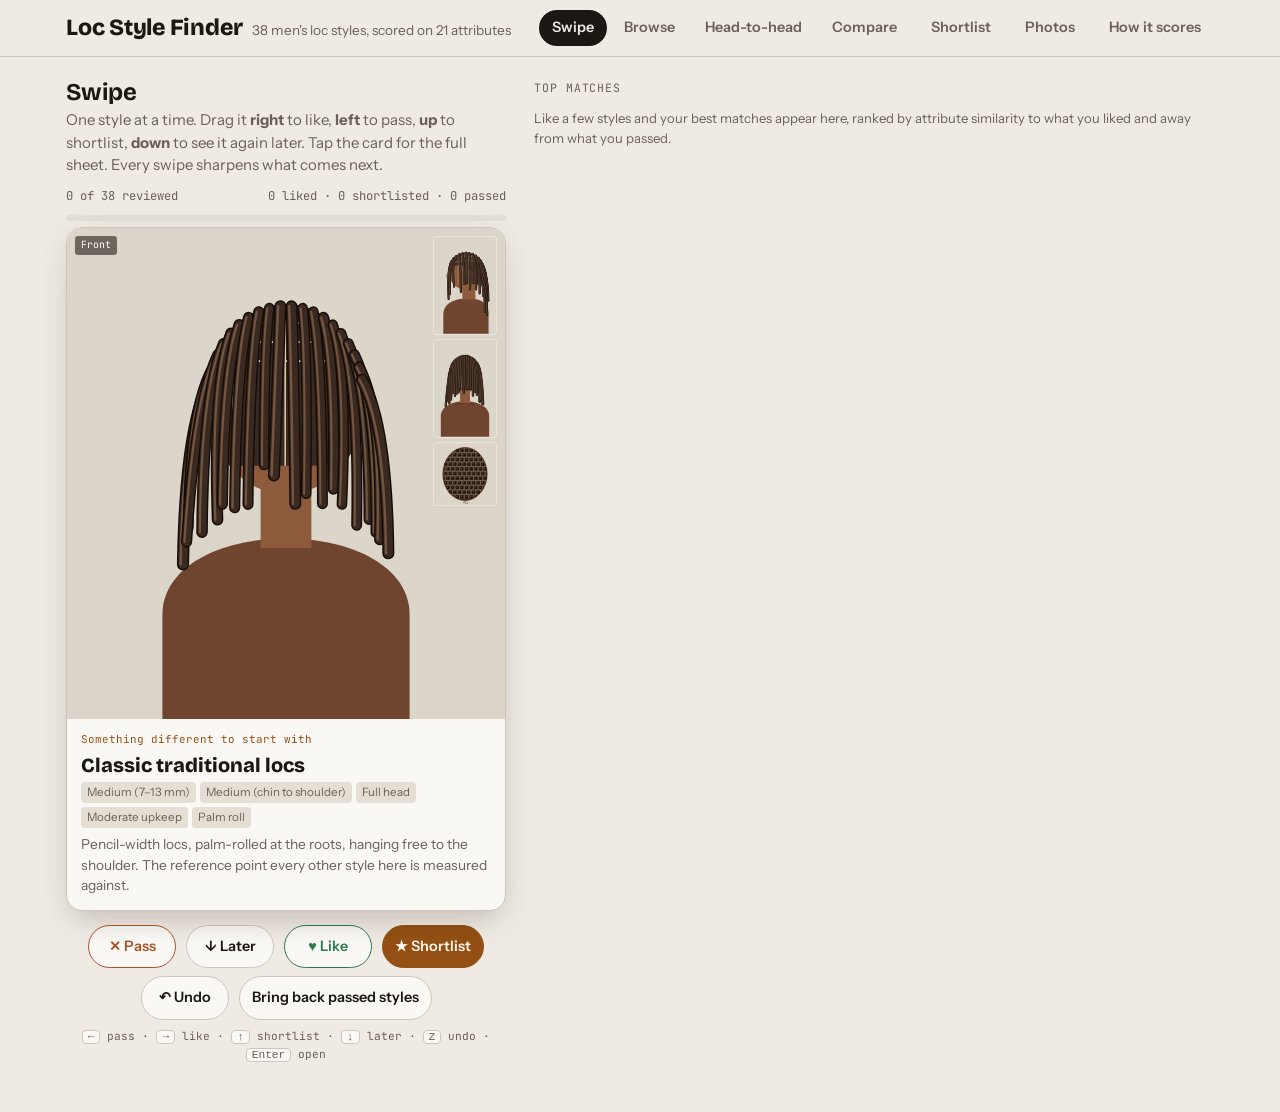
<file: docs/locs/index.html>
<!doctype html>
<html lang="en">
<head>
<meta charset="utf-8">
<meta name="viewport" content="width=device-width, initial-scale=1, viewport-fit=cover">
<title>Loc Style Finder</title>
<link rel="preconnect" href="https://fonts.googleapis.com">
<link rel="stylesheet" href="https://fonts.googleapis.com/css2?family=Bricolage+Grotesque:opsz,wght@12..96,500;12..96,700;12..96,800&family=Instrument+Sans:ital,wght@0,400;0,500;0,600;1,400&family=JetBrains+Mono:wght@400;500&display=swap">
<style>
/* Layout: a loctician's reference binder. Sticky top bar with tabs, a filter rail that collapses
   on phones, and a card grid of flat head silhouettes drawn from the style's own attributes. */
:root{
  --bg:#efebe4;        /* warm stone, not cream */
  --surface:#faf8f4;
  --surface-2:#e4ded4;
  --fg:#1d1713;
  --muted:#6b6058;
  --line:#cfc6b9;
  --accent:#945014;    /* burnt amber, the honey-tip colour; 5.8:1 on the surface */
  --accent-ink:#fff8ee;
  --accent-soft:#f1dcc3;
  --good:#2f7a4f;
  --warn:#a8542b;
  --pic:#dcd5ca;       /* illustration backdrop */
  --hair:#3a2920;
  --hair-dk:#140c08;
  --hair-hi:#9a7558;
  --hair-tip:#e2a444;
  --part:#d9c3a6;      /* parting lines on the scalp */
  --guide:#a89b8c;
  --guide-ink:#5b5047;
  --skin:#8d5a3b;
  --skin-shade:#6f4530;
  --shadow:0 10px 30px rgba(50,35,20,.12);
  --display:"Bricolage Grotesque","Avenir Next Condensed","Helvetica Neue",Arial,sans-serif;
  --body:"Instrument Sans","Helvetica Neue",Arial,sans-serif;
  --mono:"JetBrains Mono",ui-monospace,SFMono-Regular,Menlo,monospace;
  --r:6px;
}
@media (prefers-color-scheme: dark){
  :root:not([data-theme="light"]){
    --bg:#17130f; --surface:#211b16; --surface-2:#2c251f; --fg:#f1e9df; --muted:#a4968a;
    --line:#3c332b; --accent:#e0a04a; --accent-ink:#1d1409; --accent-soft:#3d2c17;
    --good:#6fc48f; --warn:#e58a5b; --pic:#6d5e52; --hair:#24170f; --hair-dk:#0b0603; --hair-hi:#a98166; --hair-tip:#edb75a; --part:#e3cfae; --guide:#b7a999; --guide-ink:#efe4d6; --skin:#a46d49; --skin-shade:#7f4f33;
    --shadow:0 10px 30px rgba(0,0,0,.45); color-scheme:dark;
  }
}
:root[data-theme="dark"]{
  --bg:#17130f; --surface:#211b16; --surface-2:#2c251f; --fg:#f1e9df; --muted:#a4968a;
  --line:#3c332b; --accent:#e0a04a; --accent-ink:#1d1409; --accent-soft:#3d2c17;
  --good:#6fc48f; --warn:#e58a5b; --pic:#6d5e52; --hair:#24170f; --hair-dk:#0b0603; --hair-hi:#a98166; --hair-tip:#edb75a; --part:#e3cfae; --guide:#b7a999; --guide-ink:#efe4d6; --skin:#a46d49; --skin-shade:#7f4f33;
  --shadow:0 10px 30px rgba(0,0,0,.45); color-scheme:dark;
}
*{box-sizing:border-box}
html,body{margin:0}
body{background:var(--bg);color:var(--fg);font-family:var(--body);font-size:15px;line-height:1.5;-webkit-font-smoothing:antialiased}
button{font:inherit;color:inherit;cursor:pointer}
a{color:var(--accent)}
h1,h2,h3{font-family:var(--display);text-wrap:balance;margin:0;line-height:1.1}
.wrap{max-width:1180px;margin:0 auto;padding-inline:16px;padding-block:0 48px}

/* top bar */
.top{position:sticky;top:env(safe-area-inset-top,0px);z-index:20;background:var(--bg);border-bottom:1px solid var(--line)}
.top .wrap{display:flex;flex-wrap:wrap;align-items:center;gap:8px 20px;padding-block:10px}
.brand{display:flex;align-items:baseline;gap:10px}
.brand h1{font-size:1.45rem;font-weight:800;letter-spacing:-.01em}
.brand .sub{color:var(--muted);font-size:.85rem}
.tabs{display:flex;gap:4px;flex-wrap:wrap;margin-left:auto}
.tab{border:1px solid transparent;background:transparent;border-radius:999px;padding:6px 12px;font-weight:600;font-size:.9rem;color:var(--muted)}
.tab:hover{color:var(--fg)}
.tab[aria-selected="true"]{background:var(--fg);color:var(--bg)}
.tab .n{font-family:var(--mono);font-size:.75rem;margin-left:4px;opacity:.8}

/* sections */
.view{display:none;padding-top:22px}
.view.on{display:block}
.lede{max-width:62ch;color:var(--muted);margin:6px 0 18px}
.eyebrow{font-family:var(--mono);font-size:.72rem;letter-spacing:.08em;text-transform:uppercase;color:var(--muted)}

/* browse */
.browse{display:grid;grid-template-columns:260px minmax(0,1fr);gap:24px}
@media (max-width:820px){.browse{grid-template-columns:1fr}}
.rail{align-self:start;position:sticky;top:calc(env(safe-area-inset-top,0px) + 64px)}
@media (max-width:820px){.rail{position:static}}
.rail details{border:1px solid var(--line);border-radius:var(--r);background:var(--surface);padding:10px 12px;margin-bottom:10px}
.rail summary{cursor:pointer;font-weight:600;font-size:.9rem}
.chips{display:flex;flex-wrap:wrap;gap:6px;margin-top:8px}
.chip{border:1px solid var(--line);background:transparent;border-radius:999px;padding:3px 10px;font-size:.8rem;color:var(--muted)}
.chip.on{background:var(--accent-soft);border-color:var(--accent);color:var(--fg)}
.sortrow{display:flex;flex-wrap:wrap;gap:10px;align-items:center;justify-content:space-between;margin-bottom:12px}
.sortrow label{font-size:.85rem;color:var(--muted)}
select,input[type=range]{font:inherit;color:var(--fg);background:var(--surface);border:1px solid var(--line);border-radius:var(--r);padding:5px 8px}
.grid{display:grid;grid-template-columns:repeat(auto-fill,minmax(var(--tile,225px),1fr));gap:14px}
.card{background:var(--surface);border:1px solid var(--line);border-radius:var(--r);padding:10px;display:flex;flex-direction:column;gap:8px;min-width:0;transition:transform .15s,box-shadow .15s}
.card:hover{transform:translateY(-2px);box-shadow:var(--shadow)}
.card .pic{background:var(--pic);border-radius:var(--r);aspect-ratio:200/310;max-width:100%;display:grid;place-items:center;overflow:hidden;cursor:pointer}
.card .pic svg{width:100%;height:100%}
.card .pic.top svg{height:100%}
.pic{position:relative}
.pic img{position:absolute;inset:0;width:100%;height:100%;object-fit:cover;display:block}
.pic .badge.dim{background:rgba(20,12,6,.35)}
.angles{display:flex;gap:4px;margin-bottom:8px}
.angles .btn{flex:1}
.strip{display:grid;grid-template-columns:repeat(3,1fr);gap:6px;margin-top:6px;align-items:end}
.strip>div{display:flex;flex-direction:column;justify-content:flex-end}
@media (max-width:600px){#sheet .strip{grid-template-columns:repeat(2,1fr)!important}}
.strip .pic{aspect-ratio:200/310;cursor:pointer;border-radius:4px;overflow:hidden}
.strip .pic svg{width:100%;height:100%}
.card .pic.top,.strip .pic.top,.detail .pic.top,.cmp .pic.top{aspect-ratio:1/1}
.strip .pic.top svg{height:100%}
.pic .badge{position:absolute;top:6px;left:6px;font-family:var(--mono);font-size:.62rem;letter-spacing:.04em;background:rgba(20,12,6,.6);color:#fff;padding:2px 6px;border-radius:3px;pointer-events:none}
.prompts{display:grid;gap:12px}
.prompt{background:var(--surface);border:1px solid var(--line);border-radius:var(--r);padding:12px;display:grid;grid-template-columns:72px minmax(0,1fr);gap:12px}
.prompt .pic{aspect-ratio:200/310}
.prompt .pic svg{width:100%;height:100%}
.prompt pre{white-space:pre-wrap;font-family:var(--mono);font-size:.76rem;line-height:1.45;margin:6px 0 0;color:var(--muted);max-height:9.5em;overflow:auto}
.prompt h3{font-size:1rem}
.setup{background:var(--surface);border:1px solid var(--line);border-radius:var(--r);padding:14px 16px;margin-bottom:16px}
.setup code{font-family:var(--mono);font-size:.8rem;background:var(--surface-2);padding:1px 5px;border-radius:3px}
.setup pre{font-family:var(--mono);font-size:.78rem;background:var(--surface-2);padding:10px;border-radius:var(--r);overflow-x:auto;margin:8px 0}
.status{font-family:var(--mono);font-size:.78rem;color:var(--muted)}
.card h3{font-size:1.02rem;font-weight:700}
.card .grp{font-family:var(--mono);font-size:.68rem;text-transform:uppercase;letter-spacing:.06em;color:var(--muted)}
.tags{display:flex;flex-wrap:wrap;gap:4px}
.tag{font-size:.72rem;background:var(--surface-2);border-radius:4px;padding:2px 6px;color:var(--muted)}
.tag.sim{background:var(--accent-soft);color:var(--fg)}
.sim-pct{font-family:var(--mono);font-size:.78rem;color:var(--accent);font-weight:500}
.card .acts{display:flex;gap:6px;margin-top:auto}
.btn{border:1px solid var(--line);background:var(--surface);border-radius:var(--r);padding:6px 10px;font-size:.85rem;font-weight:600}
.btn:hover{border-color:var(--fg)}
.btn.primary{background:var(--accent);border-color:var(--accent);color:var(--accent-ink)}
.btn.primary:hover{filter:brightness(1.05)}
.btn.sm{padding:4px 8px;font-size:.78rem}
.btn.on{background:var(--fg);color:var(--bg);border-color:var(--fg)}
.btn:focus-visible,.tab:focus-visible,.chip:focus-visible,.pic:focus-visible{outline:2px solid var(--accent);outline-offset:2px}
.empty{color:var(--muted);padding:30px;border:1px dashed var(--line);border-radius:var(--r);text-align:center}

/* detail overlay */
.overlay{position:fixed;inset:0;background:rgba(20,12,6,.55);z-index:50;display:none;overflow:auto;padding:24px 12px}
.overlay.on{display:block}
.sheet{max-width:980px;margin:0 auto;background:var(--surface);border:1px solid var(--line);border-radius:10px;box-shadow:var(--shadow);padding:18px}
.sheet-head{display:flex;gap:12px;align-items:flex-start;justify-content:space-between}
.sheet h2{font-size:1.7rem;font-weight:800}
.aka{color:var(--muted);font-size:.9rem}
.detail{display:grid;grid-template-columns:minmax(0,420px) minmax(0,1fr);gap:22px;margin-top:14px}
.views{display:grid;grid-template-columns:1fr 1fr;gap:8px;margin-top:8px}
.views .v{background:var(--pic);border-radius:var(--r);overflow:hidden}
.views .v svg{width:100%;height:auto;display:block}
.views .cap,.strip .cap{font-family:var(--mono);font-size:.68rem;color:var(--muted);margin-top:3px}
.cmp td.vis{padding:6px}
.cmp td.vis svg{width:100%;max-width:220px;height:auto;display:block;border-radius:4px}
.cmp td.vis .pic{border-radius:4px;overflow:hidden}
.cmp td.vis .pic svg{height:100%}
@media (max-width:720px){.detail{grid-template-columns:1fr}}
.detail .pic{background:var(--pic);border-radius:var(--r);aspect-ratio:200/310;max-width:100%}
.detail .pic svg{width:100%;height:100%}
.attrs{width:100%;border-collapse:collapse;font-size:.88rem}
.attrs th,.attrs td{text-align:left;padding:6px 8px;border-bottom:1px solid var(--line);vertical-align:top}
.attrs th{color:var(--muted);font-weight:500;width:38%}
.attrs td{font-family:var(--mono);font-size:.8rem}
.profile-dl{display:grid;grid-template-columns:minmax(120px,30%) minmax(0,1fr);gap:6px 12px;margin:0;font-size:.88rem}
.profile-dl dt{color:var(--muted);padding-top:1px}
.profile-dl dd{margin:0}
.profile-dl ul{margin:0;padding-left:16px}
.profile-dl li{margin:1px 0}
.cmp td.txt{font-family:var(--body);font-size:.82rem;line-height:1.4;max-width:34ch}
.cmp td.txt ul{margin:0;padding-left:14px}
.photos{display:flex;flex-wrap:wrap;gap:6px;margin-top:10px}
.photos a{font-size:.82rem;border:1px solid var(--line);border-radius:999px;padding:4px 10px;text-decoration:none;color:var(--fg)}
.photos a:hover{border-color:var(--accent)}
.rel{margin-top:22px}
.rel h3{font-size:1.1rem;margin-bottom:8px}
.rel .grid{grid-template-columns:repeat(auto-fill,minmax(160px,1fr))}
.note{font-size:.82rem;color:var(--muted)}

/* swipe deck */
.swipe-wrap{display:grid;grid-template-columns:minmax(0,440px) minmax(0,1fr);gap:28px;align-items:start}
@media (max-width:860px){.swipe-wrap{grid-template-columns:1fr}.deck{height:min(58vh,560px);min-height:400px}}
@media (max-width:600px){.brand .sub{display:none}.lede{font-size:.92rem}}
.deck{position:relative;height:min(76vh,700px);min-height:520px;user-select:none;-webkit-user-select:none}
.scard{position:absolute;inset:0;background:var(--surface);border:1px solid var(--line);border-radius:16px;box-shadow:var(--shadow);display:flex;flex-direction:column;overflow:hidden;touch-action:none;will-change:transform;cursor:grab}
.scard.dragging{cursor:grabbing;transition:none!important}
.scard.behind{transform:scale(.95) translateY(14px);opacity:.85;pointer-events:none}
.scard.settle{transition:transform .28s cubic-bezier(.2,.8,.2,1)}
.scard.fly{transition:transform .38s ease-in,opacity .38s ease-in;opacity:0;pointer-events:none}
.scard .shot{flex:1;min-height:0;position:relative;background:var(--pic);display:grid;place-items:center}
.scard .shot svg{width:100%;height:100%}
.scard .shot img{position:absolute;inset:0;width:100%;height:100%;object-fit:cover}
.scard .shot .badge{position:absolute;top:8px;left:8px;font-family:var(--mono);font-size:.62rem;background:rgba(20,12,6,.55);color:#fff;padding:2px 6px;border-radius:3px}
.scard .angles-strip{position:absolute;right:8px;top:8px;display:grid;gap:4px;width:64px}
.scard .angles-strip .pic{aspect-ratio:200/310;border-radius:4px;overflow:hidden;background:var(--pic);border:1px solid rgba(255,255,255,.35);cursor:pointer}
.scard .angles-strip .pic.top{aspect-ratio:1/1}
.scard .angles-strip .pic svg{width:100%;height:100%}
.scard .body{padding:12px 14px 14px;display:grid;gap:6px}
.scard h3{font-size:1.25rem;font-weight:800}
.scard .why{font-family:var(--mono);font-size:.68rem;color:var(--accent)}
.scard .blurb{font-size:.86rem;color:var(--muted);margin:0;display:-webkit-box;-webkit-line-clamp:3;-webkit-box-orient:vertical;overflow:hidden}
.stamp{position:absolute;top:22px;padding:4px 12px;border:3px solid;border-radius:8px;font-family:var(--display);font-weight:800;font-size:1.5rem;letter-spacing:.04em;opacity:0;pointer-events:none;background:rgba(255,255,255,.08)}
.stamp.like{left:14px;color:var(--good);border-color:var(--good);transform:rotate(-14deg)}
.stamp.pass{right:14px;color:var(--warn);border-color:var(--warn);transform:rotate(14deg)}
.stamp.love{left:50%;top:38%;transform:translate(-50%,-50%) rotate(-6deg);color:var(--accent);border-color:var(--accent)}
.stamp.later{left:50%;bottom:30%;top:auto;transform:translate(-50%,0) rotate(4deg);color:var(--muted);border-color:var(--muted)}
.swipe-actions{display:flex;justify-content:center;gap:10px;margin-top:14px;flex-wrap:wrap}
.swipe-actions .btn{min-width:88px;padding:10px 12px;font-size:.9rem;border-radius:999px}
.swipe-actions .btn.pass{color:var(--warn);border-color:var(--warn)}
.swipe-actions .btn.like{color:var(--good);border-color:var(--good)}
.swipe-actions .btn.love{background:var(--accent);border-color:var(--accent);color:var(--accent-ink)}
.swipe-actions .btn.pass:hover{background:var(--warn);color:#fff}
.swipe-actions .btn.like:hover{background:var(--good);color:#fff}
.swipe-progress{display:flex;justify-content:space-between;gap:10px;flex-wrap:wrap;font-family:var(--mono);font-size:.76rem;color:var(--muted);margin:10px 0 6px}
.swipe-progress .trackbar{flex:1 1 100%;height:6px;background:var(--surface-2);border-radius:999px;overflow:hidden}
.swipe-progress .trackbar i{display:block;height:100%;background:var(--accent)}
.deck-empty{position:absolute;inset:0;display:grid;place-items:center;text-align:center;padding:24px;border:1px dashed var(--line);border-radius:16px;color:var(--muted)}
.keys{font-family:var(--mono);font-size:.7rem;color:var(--muted);text-align:center;margin-top:8px}
.keys kbd{border:1px solid var(--line);border-radius:4px;padding:0 5px;background:var(--surface)}
.card .acts .pass{color:var(--warn)}
.card.passed{opacity:.55}
/* duel */
.duel-top{display:flex;flex-wrap:wrap;gap:10px;align-items:center;justify-content:space-between;margin-bottom:14px}
.duel{display:grid;grid-template-columns:repeat(auto-fit,minmax(240px,340px));gap:14px;justify-content:center}
.duel .card .pic{aspect-ratio:200/300}
.diffrow{margin:14px 0 6px;font-size:.88rem;color:var(--muted)}
.diffrow b{color:var(--fg)}
.profile{margin-top:24px;border-top:1px solid var(--line);padding-top:16px}
.bars{display:grid;gap:6px;max-width:560px}
.bar{display:grid;grid-template-columns:150px 1fr auto;gap:10px;align-items:center;font-size:.84rem}
.bar .track{height:8px;background:var(--surface-2);border-radius:999px;overflow:hidden}
.bar .fill{height:100%;background:var(--accent)}
.bar .v{font-family:var(--mono);font-size:.76rem;color:var(--muted)}

/* compare */
.cmpwrap{overflow-x:auto;border:1px solid var(--line);border-radius:var(--r);background:var(--surface)}
.cmp{border-collapse:collapse;min-width:620px;width:100%;font-size:.86rem}
.cmp th,.cmp td{padding:8px 10px;border-bottom:1px solid var(--line);text-align:left;vertical-align:top}
.cmp thead th{background:var(--surface-2);font-weight:700}
.cmp thead th .pic{width:100px;aspect-ratio:200/310;background:var(--pic);border-radius:4px;margin-bottom:6px}
.cmp thead th .pic svg{width:100%;height:100%}
.cmp tbody th{color:var(--muted);font-weight:500;white-space:nowrap}
.cmp td{font-family:var(--mono);font-size:.78rem}
.cmp tr.diff td{background:var(--accent-soft)}
.cmp tr.diff th::after{content:" ≠";color:var(--accent)}
.pairs{display:flex;flex-wrap:wrap;gap:8px;margin:12px 0}
.pair{font-size:.82rem;border:1px solid var(--line);border-radius:999px;padding:4px 10px;background:var(--surface)}

/* about */
.about{display:grid;grid-template-columns:repeat(auto-fit,minmax(280px,1fr));gap:18px}
.about .box{background:var(--surface);border:1px solid var(--line);border-radius:var(--r);padding:14px}
.about h3{font-size:1.05rem;margin-bottom:6px}
.about ul{margin:6px 0 0 18px;padding:0}
.about li{margin:3px 0;font-size:.9rem}
.about .lvls{font-family:var(--mono);font-size:.74rem;color:var(--muted)}
.toast{position:fixed;left:50%;bottom:calc(env(safe-area-inset-bottom,0px) + 18px);transform:translateX(-50%);background:var(--fg);color:var(--bg);padding:8px 14px;border-radius:999px;font-size:.85rem;opacity:0;pointer-events:none;transition:opacity .2s;z-index:60}
.toast.on{opacity:1}
@media (prefers-reduced-motion: reduce){*{transition:none!important}}
</style>
</head>
<body>
<header class="top">
  <div class="wrap">
    <div class="brand"><h1>Loc Style Finder</h1><span class="sub">38 men's loc styles, scored on 21 attributes</span></div>
    <nav class="tabs" role="tablist" id="tabs">
      <button class="tab" role="tab" data-view="swipe">Swipe</button>
      <button class="tab" role="tab" data-view="browse">Browse</button>
      <button class="tab" role="tab" data-view="duel">Head-to-head</button>
      <button class="tab" role="tab" data-view="compare">Compare<span class="n" id="nCmp"></span></button>
      <button class="tab" role="tab" data-view="likes">Shortlist<span class="n" id="nLike"></span></button>
      <button class="tab" role="tab" data-view="prompts">Photos<span class="n" id="nPhoto"></span></button>
      <button class="tab" role="tab" data-view="about">How it scores</button>
    </nav>
  </div>
</header>

<main class="wrap">
  <!-- SWIPE -->
  <section class="view" id="view-swipe">
    <div class="swipe-wrap">
      <div>
        <h2 style="font-size:1.5rem">Swipe</h2>
        <p class="lede" style="margin:4px 0 10px">One style at a time. Drag it <b>right</b> to like, <b>left</b> to pass, <b>up</b> to shortlist, <b>down</b> to see it again later. Tap the card for the full sheet. Every swipe sharpens what comes next.</p>
        <div class="swipe-progress" id="swipeProgress"></div>
        <div class="deck" id="deck"></div>
        <div class="swipe-actions">
          <button class="btn pass" data-swipe="pass" title="Pass (left arrow)">✕ Pass</button>
          <button class="btn" data-swipe="later" title="Later (down arrow)">↓ Later</button>
          <button class="btn like" data-swipe="like" title="Like (right arrow)">♥ Like</button>
          <button class="btn love" data-swipe="love" title="Shortlist (up arrow)">★ Shortlist</button>
        </div>
        <div class="swipe-actions" style="margin-top:8px"><button class="btn sm" id="swipeUndo">↶ Undo</button><button class="btn sm" id="swipeRestore">Bring back passed styles</button></div>
        <div class="keys"><kbd>←</kbd> pass · <kbd>→</kbd> like · <kbd>↑</kbd> shortlist · <kbd>↓</kbd> later · <kbd>Z</kbd> undo · <kbd>Enter</kbd> open</div>
      </div>
      <div id="swipeSide"></div>
    </div>
  </section>

  <!-- BROWSE -->
  <section class="view" id="view-browse">
    <p class="lede">Every style is reduced to the same 21 attributes (thickness, length, how the sides are cut, how the loc body is constructed, section size, ends, maturity needed, how tidy the roots are, how it is worn, colour, upkeep, what the crown and the nape look like, and so on), plus a written construction profile. Similarity is computed from those attributes only, never from a photo or the person wearing it. Open a style to see the closest matches and the furthest contrasts.</p>
    <div class="browse">
      <aside class="rail" id="rail"></aside>
      <div>
        <div class="sortrow">
          <span id="count" class="note"></span>
          <label class="note" style="display:flex;align-items:center;gap:4px"><input type="checkbox" id="hidePassed"> hide passed</label>
          <label>Angle <select id="angle"><option value="front">front</option><option value="side">side</option><option value="back">back</option><option value="top">top</option></select></label>
          <label>Show <select id="imgmode"><option value="photo">photos where available</option><option value="schematic">schematics only</option></select></label>
          <label>Tiles <select id="tile"><option value="225">regular</option><option value="320">large</option><option value="440">huge</option></select></label>
          <label>Sort <select id="sort">
            <option value="group">by family</option>
            <option value="name">A to Z</option>
            <option value="taste">closest to my picks</option>
            <option value="maint">lowest upkeep first</option>
            <option value="length">shortest first</option>
          </select></label>
        </div>
        <div class="grid" id="grid"></div>
      </div>
    </div>
  </section>

  <!-- DUEL -->
  <section class="view" id="view-duel">
    <div class="duel-top">
      <div>
        <h2 style="font-size:1.5rem">Head-to-head</h2>
        <p class="lede" style="margin:4px 0 0">Two or three deliberately different styles. Pick the one you would rather wear. Each pick sharpens your taste profile, and the next round is drawn partly from what you liked and partly from what you have not seen.</p>
      </div>
      <div style="display:flex;gap:8px;align-items:center;flex-wrap:wrap">
        <label class="note">Show <select id="duelN"><option value="2">2 styles</option><option value="3">3 styles</option></select></label>
        <button class="btn" id="duelSkip">Skip round</button>
        <button class="btn" id="duelReset">Reset taste</button>
      </div>
    </div>
    <div class="diffrow" id="duelDiff"></div>
    <div class="duel" id="duel"></div>
    <div class="profile" id="profile"></div>
  </section>

  <!-- COMPARE -->
  <section class="view" id="view-compare">
    <h2 style="font-size:1.5rem">Compare side by side</h2>
    <p class="lede">Add two to four styles from Browse or from a style's page. Rows where the styles differ are highlighted.</p>
    <div id="cmpArea"></div>
  </section>

  <!-- LIKES -->
  <section class="view" id="view-likes">
    <h2 style="font-size:1.5rem">Shortlist</h2>
    <p class="lede">Styles you have shortlisted, plus the ones you liked in Swipe or picked in Head-to-head. Saved in this browser only.</p>
    <div id="likesArea"></div>
  </section>

  <!-- PROMPTS / PHOTOS -->
  <section class="view" id="view-prompts">
    <h2 style="font-size:1.5rem">Photos and prompts</h2>
    <p class="lede">The drawings are schematics. For realistic references, each style has a ready-made photo prompt built from the same attributes. Every prompt uses one fixed template (same man, same framing, same light, same backdrop) and only the hair sentences change, so the photos can be judged on the hairstyle alone. Each style has four prompts: front, side, back and top, because the crown and the nape can differ far more than the front does.</p>
    <div class="setup" id="photoSetup"></div>
    <div class="prompts" id="prompts"></div>
  </section>

  <!-- ABOUT -->
  <section class="view" id="view-about">
    <h2 style="font-size:1.5rem">How similarity is scored</h2>
    <p class="lede">Each style is a point in a 21-attribute space. Distance between two styles is a weighted average of per-attribute differences: numeric attributes contribute how far apart they are on their scale, categorical ones contribute 0 (same) or 1 (different). Similarity is 1 minus that distance. Heavier weights go to the attributes a barber or loctician would name first: thickness, length and how the sides are cut.</p>
    <div class="about" id="about"></div>
  </section>
</main>

<div class="overlay" id="overlay" role="dialog" aria-modal="true"><div class="sheet" id="sheet"></div></div>
<div class="toast" id="toast"></div>

<script src="catalog.js"></script>
<script>
/* ---------------- similarity ---------------- */
function val(s,a){
  const v=s[a.key];
  if(a.type==='log') return a.key==='count'?Math.log(v):Math.log1p(v);
  return v;
}
function attrDist(x,y,a){
  if(a.type==='cat') return x[a.key]===y[a.key]?0:1;
  return Math.min(1,Math.abs(val(x,a)-val(y,a))/(a.max-a.min));
}
function dist(x,y){
  let n=0,d=0; for(const a of ATTRS){n+=a.w; d+=a.w*attrDist(x,y,a);} return d/n;
}
const sim=(x,y)=>1-dist(x,y);
function matches(x,y){ // attributes that agree closely
  return ATTRS.filter(a=>attrDist(x,y,a)<=(a.type==='cat'?0:0.13));
}
function differs(x,y){ return ATTRS.filter(a=>attrDist(x,y,a)>(a.type==='cat'?0:0.26)); }

function fmtAttr(s,a){
  const v=s[a.key];
  if(a.levels) return a.levels[v];
  if(a.fmt) return a.fmt(v);
  return String(v);
}

/* ---------------- state ---------------- */
const store={
  get(k,d){try{const v=localStorage.getItem('locs.'+k);return v?JSON.parse(v):d}catch(e){return d}},
  set(k,v){try{localStorage.setItem('locs.'+k,JSON.stringify(v))}catch(e){}}
};
let likes=new Set(store.get('likes',[]));
let cmp=store.get('cmp',[]);
let taste=store.get('taste',{wins:{},losses:{},rounds:0,seen:[]});
taste.passed=taste.passed||{}; taste.swiped=taste.swiped||[];
// drop ids that no longer exist in the catalogue (a renamed or removed style must not brick the page)
{ const ok=id=>Object.prototype.hasOwnProperty.call(BY,id);
  likes=new Set([...likes].filter(ok)); cmp=cmp.filter(ok); taste.seen=taste.seen.filter(ok); taste.swiped=taste.swiped.filter(ok);
  for(const k of ['wins','losses','passed']) for(const id of Object.keys(taste[k])) if(!ok(id)) delete taste[k][id]; }
let hidePassed=store.get('hidePassed',true);
let filters=store.get('filters',{});
let duelCur=[];
const persist=()=>{store.set('likes',[...likes]);store.set('cmp',cmp);store.set('taste',taste);store.set('filters',filters);};

/* taste centroid: weighted mean of liked + won styles, minus a little for losses */
function tasteWeights(){
  const w={};
  for(const id of likes) w[id]=(w[id]||0)+1.5;
  for(const [id,n] of Object.entries(taste.wins)) w[id]=(w[id]||0)+n;
  for(const [id,n] of Object.entries(taste.losses)) w[id]=(w[id]||0)-0.5*n;
  for(const id of Object.keys(taste.passed)) w[id]=Math.min(w[id]||0,-0.5);
  return w;
}
function tasteScore(s){ // similarity to the user's positive picks, penalised by losses
  const w=tasteWeights(); let num=0,den=0;
  for(const [id,wt] of Object.entries(w)){ if(id===s.id||wt===0||!BY[id]) continue; const sm=sim(s,BY[id]); num+=wt*sm; den+=Math.abs(wt); }
  return den?num/den:0;
}
function hasTaste(){ return Object.values(tasteWeights()).some(v=>v>0); }

/* ---------------- illustration ----------------
   Three schematic views per style, all drawn from the attributes:
   headSVG   front view with length guides (ear, chin, shoulder, chest, waist)
   scalpSVG  top-down map of the parting pattern, loc bases and shaved area
   swatchSVG one loc at true scale against a millimetre ruler, showing surface texture */
function rng(seed){let h=2166136261;for(const c of seed)h=Math.imul(h^c.charCodeAt(0),16777619);return()=>{h+=0x6D2B79F5;let t=Math.imul(h^h>>>15,1|h);t^=t+Math.imul(t^t>>>7,61|t);return((t^t>>>14)>>>0)/4294967296}}
const MM=[0,3,5.5,10,16,26];              // representative diameter per thickness level
const SW=[0,2.6,3.8,5.4,7.8,12.5];        // stroke width in the head drawing
const NSTR=[0,44,30,20,13,8];             // strands visible from the front
const LEN=[0,25,42,110,170,220];          // drop from the scalp anchor, in drawing units
const GUIDES=[['ear',112],['chin',168],['shoulder',200],['chest',245],['waist',295]];
const f1=v=>Math.round(v*10)/10;

function gradDefs(s,gid,y0,y1){
  let st='';
  const H='var(--hair)',T='var(--hair-tip)';
  if(s.color===0) st=`<stop offset="0" stop-color="${H}"/><stop offset="1" stop-color="${H}"/>`;
  if(s.color===1) st=`<stop offset="0" stop-color="${H}"/><stop offset=".66" stop-color="${H}"/><stop offset=".74" stop-color="${T}"/><stop offset="1" stop-color="${T}"/>`;
  if(s.color===2) st=`<stop offset="0" stop-color="${H}"/><stop offset=".28" stop-color="${H}"/><stop offset="1" stop-color="${T}"/>`;
  if(s.color===3) st=`<stop offset="0" stop-color="${T}"/><stop offset="1" stop-color="${T}"/>`;
  return `<linearGradient id="${gid}" gradientUnits="userSpaceOnUse" x1="0" y1="${y0}" x2="0" y2="${y1}">${st}</linearGradient>`;
}
/* quadratic bezier sampling for texture marks */
function qpts(p0,c,p1,step){
  const out=[]; const len=Math.hypot(p1.x-p0.x,p1.y-p0.y)+Math.hypot(c.x-p0.x,c.y-p0.y)*0.3;
  const n=Math.max(2,Math.round(len/step));
  for(let i=1;i<n;i++){const t=i/n,u=1-t;out.push({x:u*u*p0.x+2*u*t*c.x+t*t*p1.x,y:u*u*p0.y+2*u*t*c.y+t*t*p1.y});}
  return out;
}
/* one loc: dark outline, gradient body, highlight edge, then surface marks */
function strand(gid,p0,c,p1,w,surface,r){
  const d=`M${f1(p0.x)} ${f1(p0.y)} Q${f1(c.x)} ${f1(c.y)} ${f1(p1.x)} ${f1(p1.y)}`;
  let o='';
  if(surface==='Matted / organic'){
    // uneven body: several overlapping segments of different widths plus frizz
    const pts=[p0,...qpts(p0,c,p1,14),p1];
    o+=`<path d="${d}" stroke="var(--hair-dk)" stroke-width="${f1(w*1.35+1.6)}" stroke-linecap="round" fill="none"/>`;
    for(let i=0;i<pts.length-1;i++){const ww=w*(0.65+r()*0.8);o+=`<line x1="${f1(pts[i].x)}" y1="${f1(pts[i].y)}" x2="${f1(pts[i+1].x)}" y2="${f1(pts[i+1].y)}" stroke="url(#${gid})" stroke-width="${f1(ww)}" stroke-linecap="round"/>`;
      if(r()<0.6){const dx=(r()-0.5)*w*1.6;o+=`<line x1="${f1(pts[i].x)}" y1="${f1(pts[i].y)}" x2="${f1(pts[i].x+dx)}" y2="${f1(pts[i].y+3+r()*4)}" stroke="var(--hair-hi)" stroke-opacity=".8" stroke-width="1" stroke-linecap="round"/>`;}}
    return o;
  }
  o+=`<path d="${d}" stroke="var(--hair-dk)" stroke-width="${f1(w+1.8)}" stroke-linecap="round" fill="none"/>`;
  o+=`<path d="${d}" stroke="url(#${gid})" stroke-width="${f1(w)}" stroke-linecap="round" fill="none"/>`;
  if(w>=3.4) o+=`<path d="${d}" stroke="var(--hair-hi)" stroke-opacity=".6" stroke-width="${f1(Math.max(1,w*0.26))}" stroke-linecap="round" fill="none" transform="translate(${f1(-w*0.26)},0)"/>`;
  const marks=qpts(p0,c,p1, surface==='Coiled'?5:7);
  const hw=w*0.46;
  if(surface==='Twisted rope') for(const m of marks) o+=`<line x1="${f1(m.x-hw)}" y1="${f1(m.y-hw*0.7)}" x2="${f1(m.x+hw)}" y2="${f1(m.y+hw*0.7)}" stroke="var(--hair-hi)" stroke-width="${f1(Math.max(1,w*0.22))}" stroke-linecap="round"/>`;
  if(surface==='Braided imprint') for(const m of marks) o+=`<path d="M${f1(m.x-hw)} ${f1(m.y-hw*0.6)} L${f1(m.x)} ${f1(m.y+hw*0.5)} L${f1(m.x+hw)} ${f1(m.y-hw*0.6)}" stroke="var(--hair-hi)" stroke-width="${f1(Math.max(1,w*0.2))}" fill="none" stroke-linecap="round" stroke-linejoin="round"/>`;
  if(surface==='Coiled') for(const m of marks) o+=`<line x1="${f1(m.x-hw)}" y1="${f1(m.y)}" x2="${f1(m.x+hw)}" y2="${f1(m.y)}" stroke="var(--hair-hi)" stroke-width="1" stroke-linecap="round"/>`;
  return o;
}
function headSVG(s,opts={}){
  const r=rng(s.id);
  const W=200,H=310,cx=100,cy=108,rx=50,ry=60;
  const sw=SW[s.thickness];
  let n=NSTR[s.thickness]; if(s.id==='wicks')n=6; if(s.id==='congo')n=7;
  const L=LEN[s.length];
  const gid='__G__';
  const o=[],locs=[],over=[];
  const y0=cy-ry;
  o.push(`<defs>${gradDefs(s,gid,y0,y0+L+50)}<clipPath id="${gid}c"><ellipse cx="${cx}" cy="${cy}" rx="${rx}" ry="${ry}"/></clipPath></defs>`);
  o.push(`<rect width="${W}" height="${H}" fill="var(--pic)"/>`);
  // length guides behind everything
  if(opts.guides) for(const [name,y] of GUIDES){ o.push(`<line x1="0" y1="${y}" x2="${W}" y2="${y}" stroke="var(--guide)" stroke-width="1" stroke-dasharray="3 4"/>`); over.push(`<text x="${W-4}" y="${y-3}" text-anchor="end" font-family="var(--mono)" font-size="8.5" fill="var(--guide-ink)" stroke="var(--pic)" stroke-width="3" paint-order="stroke" stroke-linejoin="round">${name}</text>`); }
  // body
  o.push(`<path d="M22 ${H} L22 244 C22 214 58 196 100 196 C142 196 178 214 178 244 L178 ${H} Z" fill="var(--skin-shade)"/>`);
  o.push(`<rect x="84" y="150" width="32" height="52" fill="var(--skin)"/>`);
  o.push(`<ellipse cx="${cx}" cy="${cy}" rx="${rx}" ry="${ry}" fill="var(--skin)"/>`);
  o.push(`<ellipse cx="${cx-rx+1}" cy="${cy+6}" rx="6" ry="10" fill="var(--skin)" stroke="var(--skin-shade)" stroke-width="1"/><ellipse cx="${cx+rx-1}" cy="${cy+6}" rx="6" ry="10" fill="var(--skin)" stroke="var(--skin-shade)" stroke-width="1"/>`);
  // face hints: brows and nose, so the drawing reads as a head at small size
  o.push(`<path d="M78 104 q10 -5 20 0 M102 104 q10 -5 20 0" stroke="var(--skin-shade)" stroke-width="2" fill="none" stroke-linecap="round"/><path d="M100 110 l-5 22 h10" stroke="var(--skin-shade)" stroke-width="1.5" fill="none" stroke-linejoin="round"/>`);
  // hair cap
  const capColor=s.color===3?'var(--hair-tip)':'var(--hair)';
  let capBottom=[150,96,86,96,88][s.sides];
  let capX=cx-rx-2,capW=rx*2+4; if(s.sides===4){capX=cx-20;capW=40;}
  o.push(`<rect x="${capX}" y="${y0-3}" width="${capW}" height="${capBottom-(y0-3)}" fill="${capColor}" clip-path="url(#${gid}c)"/>`);
  // fade stipple for taper / fade
  if(s.sides===1||s.sides===2){
    const top=capBottom, bot=s.sides===1?150:118;
    for(let i=0;i<420;i++){const yy=top+r()*(bot-top); const p=1-(yy-top)/(bot-top); if(r()>p*p) continue; const xx=cx+(r()-0.5)*rx*2; if(Math.abs(xx-cx)<26&&yy<top+8) continue; o.push(`<circle cx="${f1(xx)}" cy="${f1(yy)}" r="${f1(0.6+p*0.9)}" fill="var(--hair)" clip-path="url(#${gid}c)"/>`);}
  }
  // crisp hairline / line-up for every cut
  if(s.sides>=1) o.push(`<rect x="${capX}" y="${capBottom-0.8}" width="${capW}" height="1.6" fill="var(--hair-dk)" clip-path="url(#${gid}c)"/>`);
  // parting lines on the cap
  const part=s.parting;
  if(s.neatness>=3 && s.roots===0 && !/rows|lattice|strip/i.test(part)){
    const step=[0,6,8,11,15,22][s.thickness];
    const x0=s.sides===4?cx-20:cx-rx, x1=s.sides===4?cx+20:cx+rx;
    if(/spider/i.test(part)){
      for(let k=1;k<=4;k++) o.push(`<ellipse cx="${cx}" cy="${y0+4}" rx="${k*12}" ry="${k*9}" fill="none" stroke="var(--part)" stroke-width="1" clip-path="url(#${gid}c)"/>`);
      for(let a=0;a<180;a+=22.5){const rad=a*Math.PI/180;o.push(`<line x1="${cx}" y1="${y0+4}" x2="${f1(cx+Math.cos(rad)*70)}" y2="${f1(y0+4+Math.sin(rad)*70)}" stroke="var(--part)" stroke-width="1" clip-path="url(#${gid}c)"/>`);}
    } else {
      for(let x=x0+step/2;x<x1;x+=step) o.push(`<line x1="${f1(x)}" y1="${y0-3}" x2="${f1(x)}" y2="${capBottom}" stroke="var(--part)" stroke-width="1" clip-path="url(#${gid}c)"/>`);
      const rows=/brick/i.test(part)?[y0+12,y0+24,y0+36]:[y0+14,y0+28];
      rows.forEach((yy,i)=>{ if(/brick/i.test(part)){ for(let x=x0+(i%2?step:step/2);x<x1;x+=step*2) o.push(`<line x1="${f1(x)}" y1="${f1(yy)}" x2="${f1(x+step)}" y2="${f1(yy)}" stroke="var(--part)" stroke-width="1" clip-path="url(#${gid}c)"/>`);} else o.push(`<line x1="${x0}" y1="${f1(yy)}" x2="${x1}" y2="${f1(yy)}" stroke="var(--part)" stroke-width="1" clip-path="url(#${gid}c)"/>`); });
    }
  }
  if(s.neatness===2){ for(let i=0;i<4;i++){const xx=cx-36+i*24+(r()-0.5)*10;o.push(`<path d="M${f1(xx)} ${y0} q${f1((r()-0.5)*10)} 18 ${f1((r()-0.5)*8)} 36" stroke="var(--part)" stroke-width="1" fill="none" clip-path="url(#${gid}c)"/>`);} }
  // root styling
  if(s.roots===1){ for(let i=0;i<4;i++){const yy=y0+8+i*11; const d=`M${cx-40+i*4} ${yy+4} Q${cx} ${yy-8} ${cx+40-i*4} ${yy+4}`; o.push(`<path d="${d}" stroke="var(--hair-dk)" stroke-width="${f1(sw*1.1+1.6)}" fill="none" stroke-linecap="round" clip-path="url(#${gid}c)"/><path d="${d}" stroke="var(--hair)" stroke-width="${f1(sw*1.1)}" fill="none" stroke-linecap="round" clip-path="url(#${gid}c)"/>`); for(let x=cx-36;x<=cx+36;x+=7){const yy2=yy+4-8*(1-((x-cx)/40)**2);o.push(`<line x1="${f1(x-2.5)}" y1="${f1(yy2-2)}" x2="${f1(x+2.5)}" y2="${f1(yy2+2)}" stroke="var(--hair-hi)" stroke-width="1.2" stroke-linecap="round" clip-path="url(#${gid}c)"/>`);} } }
  if(s.roots===2){ for(let i=-3;i<=3;i++){const xx=cx+i*11; const d=`M${xx} ${y0-2} Q${f1(xx+i*1.5)} ${y0+22} ${f1(xx+i*3)} ${capBottom}`; o.push(`<path d="${d}" stroke="var(--part)" stroke-width="1" fill="none" clip-path="url(#${gid}c)"/>`); for(let yy=y0+4;yy<capBottom-4;yy+=7){const t=(yy-y0)/(capBottom-y0);const px=xx+i*1.5*2*t*(1-t)+i*3*t*t; o.push(`<path d="M${f1(px-3)} ${f1(yy-2)} L${f1(px)} ${f1(yy+1.5)} L${f1(px+3)} ${f1(yy-2)}" stroke="var(--hair-hi)" stroke-width="1.3" fill="none" stroke-linecap="round" clip-path="url(#${gid}c)"/>`);} } }
  if(/lattice/i.test(part)){ for(let k=-5;k<=5;k++){o.push(`<line x1="${cx+k*12-30}" y1="${y0-4}" x2="${cx+k*12+30}" y2="${capBottom}" stroke="var(--hair-hi)" stroke-width="1.6" clip-path="url(#${gid}c)"/><line x1="${cx+k*12+30}" y1="${y0-4}" x2="${cx+k*12-30}" y2="${capBottom}" stroke="var(--hair-hi)" stroke-width="1.6" clip-path="url(#${gid}c)"/>`);} }
  if(s.neatness===4){ for(let i=-4;i<=4;i++)for(let j=0;j<3;j++){const xx=cx+i*9,yy=y0+8+j*10;if((xx-cx)**2/(rx*rx)+(yy-cy)**2/(ry*ry)<0.85)o.push(`<circle cx="${xx}" cy="${yy}" r="1.3" fill="var(--part)"/>`);} }
  // anchors along the top arc
  let a0=-168,a1=-12; if(s.sides===2){a0=-140;a1=-40} if(s.sides===3){a0=-130;a1=-50} if(s.sides===4){a0=-112;a1=-68}
  const anchors=[]; for(let i=0;i<n;i++){const t=n===1?0.5:i/(n-1);const ang=(a0+(a1-a0)*t)*Math.PI/180;anchors.push({x:cx+rx*Math.cos(ang)*0.98,y:cy+ry*Math.sin(ang)*0.98,ang,t});}
  const jit=()=>(s.neatness<=2?(r()-0.5)*sw*0.9:(r()-0.5)*sw*0.2);
  const bun=(bx,by,br)=>{ let b=`<circle cx="${bx}" cy="${by}" r="${br+1.5}" fill="var(--hair-dk)"/><circle cx="${bx}" cy="${by}" r="${br}" fill="${capColor}"/>`; for(let k=1;k<=3;k++) b+=`<path d="M${bx-br*0.8} ${by-br*0.1*k+br*0.35} q${br*0.8} ${-br*0.9} ${br*1.6} 0" stroke="var(--hair-hi)" stroke-width="1.4" fill="none" stroke-linecap="round" transform="rotate(${k*60} ${bx} ${by})"/>`; return b; };
  const isTail=s.id==='ponytail'||s.id==='fishtail';
  for(const p of anchors){
    const side=Math.cos(p.ang);
    const w=Math.max(1.6,sw+jit());
    let len=L*(0.86+r()*0.28);
    if(s.surface==='Curled') len*=0.72;
    if(s.arrange===2 && !isTail && s.id!=='bantu'){ const bx=cx+(r()-0.5)*6,by=y0-18; locs.push(strand(gid,p,{x:(p.x+bx)/2+side*10,y:(p.y+by)/2-10},{x:bx,y:by},w,s.surface,r)); continue; }
    if(s.arrange===2 && isTail){ const bx=cx+(r()-0.5)*4,by=cy+ry-14; locs.push(strand(gid,p,{x:p.x+side*20,y:cy},{x:bx,y:by},w,s.surface,r)); continue; }
    if(s.id==='bantu') continue;
    if(s.arrange===1 && Math.abs(p.t-0.5)<0.28){ const bx=cx+(r()-0.5)*6,by=y0-15; locs.push(strand(gid,p,{x:(p.x+bx)/2+side*7,y:(p.y+by)/2-8},{x:bx,y:by},w,s.surface,r)); continue; }
    if(s.arrange===3){ const ul=Math.min(len,s.id==='wicks'?72:36); const nx=Math.cos(p.ang),ny=Math.sin(p.ang); const wob=(r()-0.5)*10; locs.push(strand(gid,p,{x:p.x+nx*ul*0.5+wob,y:p.y+ny*ul*0.5},{x:p.x+nx*ul+wob*1.5,y:p.y+ny*ul},w,s.surface,r)); continue; }
    const ex=p.x+side*(10+r()*10)+(r()-0.5)*6, ey=p.y+len;
    const c={x:p.x+side*16,y:p.y+len*0.25};
    if(s.surface==='Curled'){
      let d=`M${f1(p.x)} ${f1(p.y)}`; let yy=p.y; const amp=5+w*0.4; while(yy<ey){ d+=` q${f1(side*amp)} 6 0 12 q${f1(-side*amp)} 6 0 12`; yy+=24; }
      locs.push(`<g transform="translate(${f1(side*6)},0)"><path d="${d}" stroke="var(--hair-dk)" stroke-width="${f1(w+1.8)}" stroke-linecap="round" fill="none"/><path d="${d}" stroke="url(#${gid})" stroke-width="${f1(w)}" stroke-linecap="round" fill="none"/><path d="${d}" stroke="var(--hair-hi)" stroke-opacity=".6" stroke-width="${f1(Math.max(1,w*0.26))}" stroke-linecap="round" fill="none" transform="translate(${f1(-w*0.26)},0)"/></g>`);
    } else locs.push(strand(gid,p,c,{x:ex,y:ey},w,s.surface,r));
  }
  if(s.arrange===2 && !isTail && s.id!=='bantu') over.push(bun(cx,y0-20,11+s.length*2.4));
  if(s.arrange===1) over.push(bun(cx,y0-16,8+s.length*1.6));
  if(isTail){ const tl=L*0.95; const p0={x:cx,y:cy+ry-14},c={x:cx+8,y:cy+ry-14+tl*0.5},p1={x:cx,y:cy+ry-14+tl}; over.push(strand(gid,p0,c,p1,sw*2.8,s.id==='fishtail'?'Braided imprint':s.surface,r)); over.push(`<ellipse cx="${cx}" cy="${cy+ry-14}" rx="${f1(sw*1.8)}" ry="${f1(sw*1.3)}" fill="var(--accent)" stroke="var(--hair-dk)" stroke-width="1"/>`); }
  if(s.id==='bantu'){ const pts=[[cx-30,y0+14],[cx,y0-3],[cx+30,y0+14],[cx-17,y0+42],[cx+17,y0+42]]; for(const [bx,by] of pts) over.push(`<circle cx="${bx}" cy="${by}" r="11.5" fill="var(--hair-dk)"/><circle cx="${bx}" cy="${by}" r="10" fill="${capColor}"/><path d="M${bx-7} ${by} a7 7 0 1 1 14 0 a4.5 4.5 0 1 1 -9 0 a2 2 0 1 1 4 0" stroke="var(--hair-hi)" stroke-width="1.6" fill="none"/>`); }
  return `<svg viewBox="0 0 ${W} ${H}" xmlns="http://www.w3.org/2000/svg" role="img" aria-label="Front view of ${s.name}">${o.join('')}${locs.join('')}${over.join('')}</svg>`;
}
/* top-down scalp map */
function scalpSVG(s){
  const r=rng(s.id+'scalp');
  const W=200,H=200,cx=100,cy=100;
  const gid='__G__';
  const o=[`<rect width="${W}" height="${H}" fill="var(--pic)"/>`];
  o.push(`<ellipse cx="${cx}" cy="${cy}" rx="72" ry="86" fill="var(--skin)" stroke="var(--skin-shade)" stroke-width="1.5"/>`);
  o.push(`<path d="M94 186 q6 6 12 0" stroke="var(--skin-shade)" stroke-width="2" fill="none"/><text x="100" y="197" text-anchor="middle" font-family="var(--mono)" font-size="8" fill="var(--guide-ink)">front</text>`);
  let rx=70,ry=84; if(s.sides===1){rx=62;ry=76} if(s.sides===2){rx=52;ry=66} if(s.sides===3){rx=46;ry=60}
  const capColor=s.color===3?'var(--hair-tip)':'var(--hair)';
  const clip=s.sides===4?`<clipPath id="${gid}s"><rect x="80" y="14" width="40" height="172"/></clipPath>`:`<clipPath id="${gid}s"><ellipse cx="${cx}" cy="${cy}" rx="${rx}" ry="${ry}"/></clipPath>`;
  o.push(`<defs>${clip}</defs>`);
  if(s.sides===1||s.sides===2){ for(let i=0;i<500;i++){const a=r()*Math.PI*2, rr=0.78+r()*0.22; const xx=cx+Math.cos(a)*72*rr, yy=cy+Math.sin(a)*86*rr; const inner=((xx-cx)/rx)**2+((yy-cy)/ry)**2; if(inner<1) continue; const p=1-Math.min(1,(Math.sqrt(inner)-1)/(s.sides===1?0.2:0.3)); if(r()>p) continue; o.push(`<circle cx="${f1(xx)}" cy="${f1(yy)}" r="${f1(0.6+p*0.8)}" fill="var(--hair)"/>`);} }
  if(s.sides===4) o.push(`<rect x="80" y="14" width="40" height="172" rx="20" fill="${capColor}" stroke="var(--hair-dk)" stroke-width="1.5"/>`);
  else o.push(`<ellipse cx="${cx}" cy="${cy}" rx="${rx}" ry="${ry}" fill="${capColor}" stroke="var(--hair-dk)" stroke-width="1.5"/>`);
  const cell=[0,7,10,15,22,34][s.thickness];
  const part=s.parting, g=`clip-path="url(#${gid}s)"`;
  const base=(x,y,rad)=>`<circle cx="${f1(x)}" cy="${f1(y)}" r="${f1(rad)}" fill="var(--hair-dk)"/><circle cx="${f1(x-rad*0.25)}" cy="${f1(y-rad*0.25)}" r="${f1(rad*0.45)}" fill="var(--hair-hi)" fill-opacity=".7"/>`;
  const inside=(x,y)=>s.sides===4?(x>80&&x<120&&y>14&&y<186):(((x-cx)/rx)**2+((y-cy)/ry)**2<0.97);
  if(/none|organic/i.test(part)){
    const k=/none/i.test(part)?16:26;
    for(let i=0;i<k;i++){let x,y,t=0;do{x=cx+(r()-0.5)*2*rx;y=cy+(r()-0.5)*2*ry;t++}while(!inside(x,y)&&t<20); const rad=cell*(0.3+r()*0.35); o.push(`<ellipse cx="${f1(x)}" cy="${f1(y)}" rx="${f1(rad)}" ry="${f1(rad*(0.7+r()*0.6))}" fill="var(--hair-dk)" transform="rotate(${Math.round(r()*180)} ${f1(x)} ${f1(y)})"/>`);}
    if(/organic/i.test(part)) for(let i=0;i<5;i++){o.push(`<path d="M${f1(cx-50+i*25)} ${cy-ry} q${f1((r()-0.5)*20)} ${ry} ${f1((r()-0.5)*20)} ${2*ry}" stroke="var(--part)" stroke-width="1" fill="none" ${g}/>`);}
  } else if(/spider/i.test(part)){
    for(let k=1;k<=5;k++) o.push(`<ellipse cx="${cx}" cy="${cy}" rx="${k*rx/5}" ry="${k*ry/5}" fill="none" stroke="var(--part)" stroke-width="1" ${g}/>`);
    for(let a=0;a<360;a+=30){const rad=a*Math.PI/180;o.push(`<line x1="${cx}" y1="${cy}" x2="${f1(cx+Math.cos(rad)*100)}" y2="${f1(cy+Math.sin(rad)*100)}" stroke="var(--part)" stroke-width="1" ${g}/>`);}
    for(let k=1;k<=5;k++) for(let a=15;a<360;a+=30){const rad=a*Math.PI/180,x=cx+Math.cos(rad)*(k-0.5)*rx/5,y=cy+Math.sin(rad)*(k-0.5)*ry/5; if(inside(x,y)) o.push(base(x,y,cell*0.3));}
  } else if(/rows|strip/i.test(part)){
    const nrows=/Two to four/i.test(part)?3:7; const stepx=(2*rx)/nrows;
    for(let i=1;i<nrows;i++){const x=cx-rx+i*stepx;o.push(`<path d="M${f1(x)} ${cy-ry-5} Q${f1(x+(x-cx)*0.15)} ${cy} ${f1(x)} ${cy+ry+5}" stroke="var(--part)" stroke-width="1.2" fill="none" ${g}/>`);}
    for(let i=0;i<nrows;i++){const x=cx-rx+(i+0.5)*stepx; for(let y=cy-ry+6;y<cy+ry;y+=8){ if(!inside(x,y)) continue; o.push(s.roots===2?`<path d="M${f1(x-stepx*0.3)} ${f1(y-3)} L${f1(x)} ${f1(y+2)} L${f1(x+stepx*0.3)} ${f1(y-3)}" stroke="var(--hair-hi)" stroke-width="1.4" fill="none" stroke-linecap="round"/>`:`<line x1="${f1(x-stepx*0.3)}" y1="${f1(y-3)}" x2="${f1(x+stepx*0.3)}" y2="${f1(y+3)}" stroke="var(--hair-hi)" stroke-width="1.4" stroke-linecap="round"/>`);} }
  } else if(/lattice/i.test(part)){
    for(let k=-8;k<=8;k++){o.push(`<line x1="${cx+k*cell-100}" y1="${cy-100}" x2="${cx+k*cell+100}" y2="${cy+100}" stroke="var(--hair-hi)" stroke-width="2" ${g}/><line x1="${cx+k*cell+100}" y1="${cy-100}" x2="${cx+k*cell-100}" y2="${cy+100}" stroke="var(--hair-hi)" stroke-width="2" ${g}/>`);}
  } else {
    const brick=/brick/i.test(part);
    const c=/large|blocks/i.test(part)?Math.max(cell,22):cell;
    let row=0;
    for(let y=cy-ry+c/2;y<cy+ry;y+=c,row++){
      o.push(`<line x1="0" y1="${f1(y-c/2)}" x2="${W}" y2="${f1(y-c/2)}" stroke="var(--part)" stroke-width="1" ${g}/>`);
      const off=brick&&row%2?c/2:0;
      for(let x=cx-rx+off;x<cx+rx+c;x+=c){ o.push(`<line x1="${f1(x-c/2)}" y1="${f1(y-c/2)}" x2="${f1(x-c/2)}" y2="${f1(y+c/2)}" stroke="var(--part)" stroke-width="1" ${g}/>`); if(inside(x,y)) o.push(base(x,y,c*0.3)); }
    }
  }
  return `<svg viewBox="0 0 ${W} ${H}" xmlns="http://www.w3.org/2000/svg" role="img" aria-label="Scalp map of ${s.name}">${o.join('')}</svg>`;
}
/* one loc at scale, 4 drawing units per millimetre */
function swatchSVG(s){
  const r=rng(s.id+'swatch');
  const W=240,H=150,PX=3.5,x0=20,x1=220,ym=70;
  const gid='__G__';
  const mm=MM[s.thickness], h=mm*PX;
  const o=[`<rect width="${W}" height="${H}" fill="var(--pic)"/>`];
  o.push(`<defs><linearGradient id="${gid}" x1="0" y1="0" x2="1" y2="0">${gradDefs(s,'x',0,1).replace(/<linearGradient[^>]*>|<\/linearGradient>/g,'')}</linearGradient></defs>`);
  // ruler
  const ry=122;
  o.push(`<line x1="${x0}" y1="${ry}" x2="${x1}" y2="${ry}" stroke="var(--guide-ink)" stroke-width="1"/>`);
  for(let m=0;m<=50;m++){const x=x0+m*PX;const big=m%10===0,mid=m%5===0;o.push(`<line x1="${x}" y1="${ry}" x2="${x}" y2="${ry-(big?9:mid?6:3)}" stroke="var(--guide-ink)" stroke-width="${big?1.2:0.8}"/>`); if(big) o.push(`<text x="${x}" y="${ry+12}" text-anchor="middle" font-family="var(--mono)" font-size="8" fill="var(--guide-ink)">${m}${m===50?' mm':''}</text>`);}
  // reference: a pencil is about 7 mm
  o.push(`<line x1="${x0}" y1="${ry-20}" x2="${x0+7*PX}" y2="${ry-20}" stroke="var(--guide)" stroke-width="3"/><text x="${x0+7*PX+4}" y="${ry-17}" font-family="var(--mono)" font-size="7.5" fill="var(--guide-ink)">pencil ≈ 7 mm</text>`);
  // the loc
  const yTop=ym-h/2;
  if(s.surface==='Matted / organic'){
    let d=`M${x0} ${f1(ym-h*0.45)}`; const segs=10;
    const tops=[],bots=[]; for(let i=0;i<=segs;i++){const x=x0+(x1-x0)*i/segs; tops.push([x,ym-h*(0.3+r()*0.35)]); bots.push([x,ym+h*(0.3+r()*0.35)]);}
    d=`M${f1(tops[0][0])} ${f1(tops[0][1])} `+tops.slice(1).map(p=>`L${f1(p[0])} ${f1(p[1])}`).join(' ')+' '+bots.reverse().map(p=>`L${f1(p[0])} ${f1(p[1])}`).join(' ')+' Z';
    o.push(`<path d="${d}" fill="url(#${gid})" stroke="var(--hair-dk)" stroke-width="2" stroke-linejoin="round"/>`);
    for(let i=0;i<30;i++){const x=x0+r()*(x1-x0),y=ym+(r()-0.5)*h*0.9;o.push(`<path d="M${f1(x)} ${f1(y)} q${f1((r()-0.5)*8)} ${f1(-4-r()*6)} ${f1((r()-0.5)*14)} ${f1(-h*0.5-r()*8)}" stroke="var(--hair-hi)" stroke-width="1" fill="none"/>`);}
  } else {
    const d=s.surface==='Curled'?null:`M${x0} ${f1(ym)} L${x1} ${f1(ym)}`;
    if(s.surface==='Curled'){ const A=Math.min(h*0.5,8); let p=`M${x0} ${ym}`; let k=0; for(let x=x0;x<x1;x+=18,k++) p+=` q9 ${f1(k%2?A*2:-A*2)} 18 0`; o.push(`<path d="${p}" stroke="var(--hair-dk)" stroke-width="${f1(h+2)}" fill="none" stroke-linecap="round"/><path d="${p}" stroke="url(#${gid})" stroke-width="${f1(h)}" fill="none" stroke-linecap="round"/><path d="${p}" stroke="var(--hair-hi)" stroke-opacity=".6" stroke-width="${f1(Math.max(1,h*0.2))}" fill="none" transform="translate(0,${f1(-h*0.28)})"/>`); }
    else {
      o.push(`<rect x="${x0}" y="${f1(yTop-1)}" width="${x1-x0}" height="${f1(h+2)}" rx="${f1(h/2+1)}" fill="var(--hair-dk)"/><rect x="${x0+1}" y="${f1(yTop)}" width="${x1-x0-2}" height="${f1(h)}" rx="${f1(h/2)}" fill="url(#${gid})"/>`);
      o.push(`<rect x="${x0+6}" y="${f1(yTop+h*0.12)}" width="${x1-x0-12}" height="${f1(Math.max(1.2,h*0.16))}" rx="1" fill="var(--hair-hi)" fill-opacity=".6"/>`);
      // structure: real strands for twisted and braided locs, a spring for coils
      const wave=(amp,period,phase,yc)=>{ let d=''; for(let x=x0+2;x<=x1-2;x+=2){ const y=yc+amp*Math.sin((x-x0)/period*Math.PI*2+phase); d+=(d?' L':'M')+f1(x)+' '+f1(y);} return d; };
      if(s.surface==='Twisted rope'){ // two strands wrapping each other: each strand is a sine, half a turn apart
        const period=Math.max(12,h*2.2), sw2=h*0.5;
        for(const [ph,col] of [[0,'var(--hair)'],[Math.PI,'var(--hair-hi)']]){ const d=wave(h*0.26,period,ph,ym); o.push(`<path d="${d}" stroke="var(--hair-dk)" stroke-width="${f1(sw2+1.6)}" fill="none" stroke-linecap="round"/><path d="${d}" stroke="${col}" stroke-width="${f1(sw2)}" fill="none" stroke-linecap="round"/>`); }
        // front strand passes over the back one every half turn: redraw the dark strand's crossings on top
        for(let x=x0+period*0.25;x<x1;x+=period){ const seg=wave(h*0.26,period,0,ym).split(' L').filter(pt=>{const px=+pt.replace('M','').split(' ')[0];return px>x-period*0.22&&px<x+period*0.22;}); if(seg.length>2) o.push(`<path d="M${seg.map(t=>t.replace('M','')).join(' L')}" stroke="var(--hair-dk)" stroke-width="${f1(sw2+1.6)}" fill="none" stroke-linecap="round"/><path d="M${seg.map(t=>t.replace('M','')).join(' L')}" stroke="var(--hair)" stroke-width="${f1(sw2)}" fill="none" stroke-linecap="round"/>`); }
        o.push(`<text x="${x1}" y="27" text-anchor="end" font-family="var(--mono)" font-size="7.5" fill="var(--guide-ink)" stroke="var(--pic)" stroke-width="3" paint-order="stroke">two strands, each wrapping the other</text>`);
      } else if(s.surface==='Braided imprint'){ // three strands a third of a turn apart
        const period=Math.max(12,h*1.9), sw3=h*0.4;
        [[0,'var(--hair)'],[2*Math.PI/3,'var(--hair-hi)'],[4*Math.PI/3,'var(--hair)']].forEach(([ph,col],i)=>{ const d=wave(h*0.3,period,ph,ym); o.push(`<path d="${d}" stroke="var(--hair-dk)" stroke-width="${f1(sw3+1.6)}" fill="none" stroke-linecap="round"/><path d="${d}" stroke="${col}" stroke-width="${f1(sw3)}" fill="none" stroke-linecap="round" stroke-opacity="${i===2?'.85':'1'}"/>`); });
        o.push(`<text x="${x1}" y="27" text-anchor="end" font-family="var(--mono)" font-size="7.5" fill="var(--guide-ink)" stroke="var(--pic)" stroke-width="3" paint-order="stroke">three strands plaited</text>`);
      } else if(s.surface==='Coiled'){ // spring: rings around the body
        const step=Math.max(4,h*0.42);
        for(let x=x0+step;x<x1-2;x+=step){ o.push(`<path d="M${f1(x-step*0.3)} ${f1(yTop+h*0.08)} Q${f1(x+step*0.35)} ${f1(ym)} ${f1(x-step*0.3)} ${f1(yTop+h*0.92)}" stroke="var(--hair-hi)" stroke-width="${f1(Math.max(1.2,h*0.1))}" fill="none" stroke-linecap="round"/>`); }
        o.push(`<text x="${x1}" y="27" text-anchor="end" font-family="var(--mono)" font-size="7.5" fill="var(--guide-ink)" stroke="var(--pic)" stroke-width="3" paint-order="stroke">one strand wound into a spring</text>`);
      } else if(s.surface==='Woven'){ const step=Math.max(7,h*0.75); for(let x=x0+step;x<x1-2;x+=step) if(Math.round((x-x0)/step)%2) o.push(`<rect x="${f1(x-step*0.45)}" y="${f1(yTop+2)}" width="${f1(step*0.9)}" height="${f1(h-4)}" fill="var(--hair-hi)" fill-opacity=".35"/>`); }
    }
  }
  o.push(`<text x="${x0}" y="14" font-family="var(--mono)" font-size="9" fill="var(--guide-ink)" stroke="var(--pic)" stroke-width="3" paint-order="stroke" stroke-linejoin="round">≈ ${mm} mm wide · ${s.surface.toLowerCase()}</text>`);
  return `<svg viewBox="0 0 ${W} ${H}" xmlns="http://www.w3.org/2000/svg" role="img" aria-label="Close-up of one ${s.name} loc">${o.join('')}</svg>`;
}
const svgCache={}; let uid=0;
// each rendered copy gets its own gradient/clip ids: a duplicate id inside a hidden view would blank the drawing
const fresh=str=>str.split('__G__').join('g'+(++uid));
const pic=s=>fresh(svgCache[s.id]||(svgCache[s.id]=headSVG(s)));
const picGuided=s=>fresh(svgCache[s.id+'/g']||(svgCache[s.id+'/g']=headSVG(s,{guides:true})));
const scalp=s=>fresh(svgCache[s.id+'/s']||(svgCache[s.id+'/s']=scalpSVG(s)));
const swatch=s=>fresh(svgCache[s.id+'/w']||(svgCache[s.id+'/w']=swatchSVG(s)));
/* ---- side view (left profile) and back view, drawn from the same attributes ---- */
function sideSVG(s,opts={}){
  const r=rng(s.id+'side');
  const W=200,H=310,cx=104,cy=108,rx=58,ry=60;
  const sw=SW[s.thickness];
  let n=Math.round(NSTR[s.thickness]*0.85); if(s.id==='wicks')n=5; if(s.id==='congo')n=6;
  const L=LEN[s.length], gid='__G__', y0=cy-ry;
  const o=[],locs=[],over=[];
  o.push(`<defs>${gradDefs(s,gid,y0,y0+L+50)}<clipPath id="${gid}c"><ellipse cx="${cx}" cy="${cy}" rx="${rx}" ry="${ry}"/></clipPath></defs>`);
  o.push(`<rect width="${W}" height="${H}" fill="var(--pic)"/>`);
  if(opts.guides) for(const [name,y] of GUIDES){ o.push(`<line x1="0" y1="${y}" x2="${W}" y2="${y}" stroke="var(--guide)" stroke-width="1" stroke-dasharray="3 4"/>`); over.push(`<text x="${W-4}" y="${y-3}" text-anchor="end" font-family="var(--mono)" font-size="8.5" fill="var(--guide-ink)" stroke="var(--pic)" stroke-width="3" paint-order="stroke" stroke-linejoin="round">${name}</text>`); }
  // body in profile: chest forward (left), back to the right
  o.push(`<path d="M30 ${H} L30 250 C30 214 60 198 108 196 C150 196 176 212 176 244 L176 ${H} Z" fill="var(--skin-shade)"/>`);
  o.push(`<path d="M90 150 L92 200 L134 200 L132 150 Z" fill="var(--skin)"/>`);
  o.push(`<ellipse cx="${cx}" cy="${cy}" rx="${rx}" ry="${ry}" fill="var(--skin)"/>`);
  // face: brow, eye, nose, lips, jaw hint
  o.push(`<path d="M52 98 q10 -6 20 -2" stroke="var(--skin-shade)" stroke-width="2" fill="none" stroke-linecap="round"/><path d="M58 106 q6 -3 11 0" stroke="var(--skin-shade)" stroke-width="1.6" fill="none"/><path d="M47 110 l-8 16 l9 3" stroke="var(--skin-shade)" stroke-width="1.6" fill="none" stroke-linejoin="round"/><path d="M50 140 q5 2 9 0" stroke="var(--skin-shade)" stroke-width="1.4" fill="none"/>`);
  const capColor=s.color===3?'var(--hair-tip)':'var(--hair)';
  const capBottom=[150,96,86,96,88][s.sides];
  const hairline=cx-rx+10;
  // cap: over the top from the forehead hairline, then down the back behind the ear
  o.push(`<rect x="${hairline}" y="${y0-3}" width="${rx*2-7}" height="${Math.min(capBottom,90)-(y0-3)}" fill="${capColor}" clip-path="url(#${gid}c)"/>`);
  if(capBottom>90) o.push(`<rect x="${cx-6}" y="88" width="${rx+10}" height="${capBottom-88}" fill="${capColor}" clip-path="url(#${gid}c)"/>`);
  if(s.sides===4){ // mohawk: only the crest keeps hair
    o.push(`<rect x="${hairline}" y="${y0-3}" width="${rx*2}" height="${rx*2}" fill="var(--skin)" clip-path="url(#${gid}c)"/><path d="M${hairline+4} 86 Q${cx} ${y0-4} ${cx+rx-2} 90 L${cx+rx-2} 72 Q${cx} ${y0-3} ${hairline+4} 70 Z" fill="${capColor}" clip-path="url(#${gid}c)"/>`); }
  if(s.sides===1||s.sides===2){
    const top=capBottom, bot=s.sides===1?150:118;
    for(let i=0;i<520;i++){const yy=top+r()*(bot-top); const p=1-(yy-top)/(bot-top); if(r()>p*p) continue; const xx=cx-34+r()*(rx+34); if(xx<cx-8&&yy>112) continue; o.push(`<circle cx="${f1(xx)}" cy="${f1(yy)}" r="${f1(0.6+p*0.9)}" fill="var(--hair)" clip-path="url(#${gid}c)"/>`);}
  }
  if(s.sides>=1&&s.sides<4){ o.push(`<rect x="${cx-34}" y="${capBottom-0.8}" width="${rx+36}" height="1.6" fill="var(--hair-dk)" clip-path="url(#${gid}c)"/><rect x="${hairline-0.8}" y="${y0+16}" width="1.6" height="${Math.min(capBottom,90)-y0-16}" fill="var(--hair-dk)" clip-path="url(#${gid}c)"/>`); }
  // parting lines across the side (ear-to-ear parts read as verticals in profile)
  if(s.neatness>=3&&s.roots===0&&!/rows|lattice|strip|spider/i.test(s.parting)){ const step=[0,6,8,11,15,22][s.thickness]; for(let x=hairline+step;x<cx+rx;x+=step) o.push(`<line x1="${f1(x)}" y1="${y0-3}" x2="${f1(x)}" y2="${capBottom}" stroke="var(--part)" stroke-width="1" clip-path="url(#${gid}c)"/>`); for(let k=1;k<=2;k++) o.push(`<path d="M${hairline} ${y0+14*k+6} Q${cx} ${y0+14*k-10} ${cx+rx} ${y0+14*k+6}" stroke="var(--part)" stroke-width="1" fill="none" clip-path="url(#${gid}c)"/>`); }
  if(/spider/i.test(s.parting)){ for(let k=1;k<=4;k++) o.push(`<ellipse cx="${cx+6}" cy="${y0+6}" rx="${k*13}" ry="${k*9}" fill="none" stroke="var(--part)" stroke-width="1" clip-path="url(#${gid}c)"/>`); }
  // rows running front to back read as ridges along the top in profile
  if(s.roots>=1||/rows/i.test(s.parting)){ for(let k=0;k<4;k++){ const yy=y0+4+k*9; const d=`M${hairline+2} ${yy+22} Q${cx} ${yy-12} ${cx+rx-2} ${yy+26}`; if(s.roots===1) o.push(`<path d="${d}" stroke="var(--hair-dk)" stroke-width="${f1(sw*1.1+1.6)}" fill="none" stroke-linecap="round" clip-path="url(#${gid}c)"/><path d="${d}" stroke="var(--hair)" stroke-width="${f1(sw*1.1)}" fill="none" stroke-linecap="round" clip-path="url(#${gid}c)"/>`); else o.push(`<path d="${d}" stroke="var(--part)" stroke-width="1" fill="none" clip-path="url(#${gid}c)"/>`); for(let x=hairline+8;x<cx+rx-4;x+=7){const t=(x-hairline-2)/(rx*2-4); const py=(1-t)*(1-t)*(yy+22)+2*(1-t)*t*(yy-12)+t*t*(yy+26); o.push(s.roots===2?`<path d="M${f1(x-3)} ${f1(py-2)} L${f1(x)} ${f1(py+1.5)} L${f1(x+3)} ${f1(py-2)}" stroke="var(--hair-hi)" stroke-width="1.3" fill="none" stroke-linecap="round" clip-path="url(#${gid}c)"/>`:s.roots===1?`<line x1="${f1(x-2.5)}" y1="${f1(py-2)}" x2="${f1(x+2.5)}" y2="${f1(py+2)}" stroke="var(--hair-hi)" stroke-width="1.2" stroke-linecap="round" clip-path="url(#${gid}c)"/>`:'');} } }
  if(/lattice/i.test(s.parting)){ for(let k=-5;k<=6;k++){o.push(`<line x1="${hairline+k*12-20}" y1="${y0-4}" x2="${hairline+k*12+30}" y2="${capBottom}" stroke="var(--hair-hi)" stroke-width="1.6" clip-path="url(#${gid}c)"/><line x1="${hairline+k*12+30}" y1="${y0-4}" x2="${hairline+k*12-20}" y2="${capBottom}" stroke="var(--hair-hi)" stroke-width="1.6" clip-path="url(#${gid}c)"/>`);} }
  if(s.neatness===2){ for(let i=0;i<4;i++){const xx=cx-30+i*24+(r()-0.5)*10;o.push(`<path d="M${f1(xx)} ${y0} q${f1((r()-0.5)*10)} 18 ${f1((r()-0.5)*8)} 36" stroke="var(--part)" stroke-width="1" fill="none" clip-path="url(#${gid}c)"/>`);} }
  // ear sits on top of the cap; locs will pass in front of and behind it
  o.push(`<ellipse cx="${cx+12}" cy="${cy+6}" rx="7" ry="11" fill="var(--skin)" stroke="var(--skin-shade)" stroke-width="1.2"/><path d="M${cx+12} ${cy} q4 4 1 10" stroke="var(--skin-shade)" stroke-width="1" fill="none"/>`);
  // anchors from the hairline over the top and down the back
  const anchors=[];
  const aStart=-148, aEnd=s.sides===0?34:(s.sides===4?-30:-6);
  for(let i=0;i<n;i++){ const t=n===1?0.5:i/(n-1); const ang=(aStart+(aEnd-aStart)*t)*Math.PI/180; const x=cx+rx*Math.cos(ang)*0.98,y=cy+ry*Math.sin(ang)*0.98; if(y>capBottom+2) continue; if(s.sides===4&&y>86) continue; anchors.push({x,y,ang,t}); }
  const jit=()=>(s.neatness<=2?(r()-0.5)*sw*0.9:(r()-0.5)*sw*0.2);
  const bun=(bx,by,br)=>{ let b=`<circle cx="${bx}" cy="${by}" r="${br+1.5}" fill="var(--hair-dk)"/><circle cx="${bx}" cy="${by}" r="${br}" fill="${capColor}"/>`; for(let k=1;k<=3;k++) b+=`<path d="M${bx-br*0.8} ${by-br*0.1*k+br*0.35} q${br*0.8} ${-br*0.9} ${br*1.6} 0" stroke="var(--hair-hi)" stroke-width="1.4" fill="none" stroke-linecap="round" transform="rotate(${k*60} ${bx} ${by})"/>`; return b; };
  const isTail=s.id==='ponytail'||s.id==='fishtail';
  const nape={x:cx+rx-8,y:cy+ry-12};
  for(const p of anchors){
    const w=Math.max(1.6,sw+jit()); let len=L*(0.86+r()*0.28); if(s.surface==='Curled') len*=0.72;
    const deg=p.ang*180/Math.PI;
    if(s.arrange===2&&!isTail&&s.id!=='bantu'){ const bx=cx+14+(r()-0.5)*6,by=y0-14; locs.push(strand(gid,p,{x:(p.x+bx)/2,y:(p.y+by)/2-10},{x:bx,y:by},w,s.surface,r)); continue; }
    if(isTail){ locs.push(strand(gid,p,{x:p.x+20,y:(p.y+nape.y)/2},nape,w,s.surface,r)); continue; }
    if(s.id==='bantu') continue;
    if(s.arrange===1&&deg>-125&&deg<-45){ const bx=cx+14+(r()-0.5)*6,by=y0-12; locs.push(strand(gid,p,{x:(p.x+bx)/2,y:(p.y+by)/2-8},{x:bx,y:by},w,s.surface,r)); continue; }
    if(s.arrange===3){ const ul=Math.min(len,s.id==='wicks'?72:36); const nx=Math.cos(p.ang),ny=Math.sin(p.ang); const wob=(r()-0.5)*10; locs.push(strand(gid,p,{x:p.x+nx*ul*0.5+wob,y:p.y+ny*ul*0.5},{x:p.x+nx*ul+wob*1.5,y:p.y+ny*ul},w,s.surface,r)); continue; }
    // hanging: front locs drape forward past the brow, top locs drape over the side, back locs down the back
    const dir=deg<-120?-1:(deg<-75?0.4:1);
    const ex=p.x+dir*(8+r()*8)+(r()-0.5)*6, ey=p.y+len;
    locs.push(strand(gid,p,{x:p.x+dir*14,y:p.y+len*0.25},{x:ex,y:ey},w,s.surface,r));
  }
  if(s.arrange===2&&!isTail&&s.id!=='bantu') over.push(bun(cx+16,y0-16,11+s.length*2.4));
  if(s.arrange===1) over.push(bun(cx+16,y0-13,8+s.length*1.6));
  if(isTail){ const tl=L*0.95; over.push(strand(gid,nape,{x:nape.x+10,y:nape.y+tl*0.5},{x:nape.x+4,y:nape.y+tl},sw*2.8,s.id==='fishtail'?'Braided imprint':s.surface,r)); over.push(`<ellipse cx="${nape.x}" cy="${nape.y}" rx="${f1(sw*1.8)}" ry="${f1(sw*1.3)}" fill="var(--accent)" stroke="var(--hair-dk)" stroke-width="1"/>`); }
  if(s.id==='bantu'){ const pts=[[cx-26,y0+12],[cx+4,y0-3],[cx+34,y0+12],[cx+50,y0+40]]; for(const [bx,by] of pts) over.push(`<circle cx="${bx}" cy="${by}" r="11.5" fill="var(--hair-dk)"/><circle cx="${bx}" cy="${by}" r="10" fill="${capColor}"/><path d="M${bx-7} ${by} a7 7 0 1 1 14 0 a4.5 4.5 0 1 1 -9 0 a2 2 0 1 1 4 0" stroke="var(--hair-hi)" stroke-width="1.6" fill="none"/>`); }
  return `<svg viewBox="0 0 ${W} ${H}" xmlns="http://www.w3.org/2000/svg" role="img" aria-label="Side view of ${s.name}">${o.join('')}${locs.join('')}${over.join('')}</svg>`;
}
function backSVG(s,opts={}){
  const r=rng(s.id+'back');
  const W=200,H=310,cx=100,cy=108,rx=50,ry=60;
  const sw=SW[s.thickness];
  let n=Math.round(NSTR[s.thickness]*1.25); if(s.id==='wicks')n=7; if(s.id==='congo')n=8;
  const L=LEN[s.length], gid='__G__', y0=cy-ry;
  const o=[],locs=[],over=[];
  o.push(`<defs>${gradDefs(s,gid,y0,y0+L+50)}<clipPath id="${gid}c"><ellipse cx="${cx}" cy="${cy}" rx="${rx}" ry="${ry}"/></clipPath></defs>`);
  o.push(`<rect width="${W}" height="${H}" fill="var(--pic)"/>`);
  if(opts.guides) for(const [name,y] of GUIDES){ o.push(`<line x1="0" y1="${y}" x2="${W}" y2="${y}" stroke="var(--guide)" stroke-width="1" stroke-dasharray="3 4"/>`); over.push(`<text x="${W-4}" y="${y-3}" text-anchor="end" font-family="var(--mono)" font-size="8.5" fill="var(--guide-ink)" stroke="var(--pic)" stroke-width="3" paint-order="stroke" stroke-linejoin="round">${name}</text>`); }
  o.push(`<path d="M22 ${H} L22 244 C22 214 58 196 100 196 C142 196 178 214 178 244 L178 ${H} Z" fill="var(--skin-shade)"/>`);
  o.push(`<path d="M70 206 Q100 198 130 206" stroke="var(--hair-dk)" stroke-opacity=".35" stroke-width="2" fill="none"/>`); // collar
  o.push(`<rect x="84" y="150" width="32" height="52" fill="var(--skin)"/>`);
  o.push(`<ellipse cx="${cx}" cy="${cy}" rx="${rx}" ry="${ry}" fill="var(--skin)"/>`);
  const capColor=s.color===3?'var(--hair-tip)':'var(--hair)';
  const capBottom=[160,96,86,96,160][s.sides];
  let capX=cx-rx-2,capW=rx*2+4; if(s.sides===4){capX=cx-20;capW=40;}
  if(s.sides===4) o.push(`<rect x="${cx-rx}" y="${y0}" width="${rx*2}" height="${ry*2}" fill="var(--skin)" clip-path="url(#${gid}c)"/>`);
  o.push(`<rect x="${capX}" y="${y0-3}" width="${capW}" height="${capBottom-(y0-3)}" fill="${capColor}" clip-path="url(#${gid}c)"/>`);
  if(s.sides===1||s.sides===2){ const top=capBottom, bot=s.sides===1?158:122; for(let i=0;i<560;i++){const yy=top+r()*(bot-top); const p=1-(yy-top)/(bot-top); if(r()>p*p) continue; const xx=cx+(r()-0.5)*rx*2; o.push(`<circle cx="${f1(xx)}" cy="${f1(yy)}" r="${f1(0.6+p*0.9)}" fill="var(--hair)" clip-path="url(#${gid}c)"/>`);} }
  if(s.sides>=1&&s.sides<4) o.push(`<rect x="${capX}" y="${capBottom-0.8}" width="${capW}" height="1.6" fill="var(--hair-dk)" clip-path="url(#${gid}c)"/>`);
  if(s.sides===0||s.sides===4) o.push(`<path d="M${capX} ${capBottom-6} Q${cx} ${capBottom+4} ${capX+capW} ${capBottom-6}" stroke="var(--hair-dk)" stroke-width="1.2" fill="none" clip-path="url(#${gid}c)"/>`); // nape hairline
  // parting lines
  const part=s.parting;
  if(s.neatness>=3&&s.roots===0&&!/rows|lattice|strip|spider/i.test(part)){ const step=[0,6,8,11,15,22][s.thickness]; const x0=s.sides===4?cx-20:cx-rx, x1=s.sides===4?cx+20:cx+rx; for(let x=x0+step/2;x<x1;x+=step) o.push(`<line x1="${f1(x)}" y1="${y0-3}" x2="${f1(x)}" y2="${capBottom}" stroke="var(--part)" stroke-width="1" clip-path="url(#${gid}c)"/>`); for(let yy=y0+14;yy<capBottom-6;yy+=14) o.push(`<line x1="${x0}" y1="${f1(yy)}" x2="${x1}" y2="${f1(yy)}" stroke="var(--part)" stroke-width="1" clip-path="url(#${gid}c)"/>`); }
  if(/spider/i.test(part)){ for(let k=1;k<=4;k++) o.push(`<ellipse cx="${cx}" cy="${y0+4}" rx="${k*12}" ry="${k*9}" fill="none" stroke="var(--part)" stroke-width="1" clip-path="url(#${gid}c)"/>`); for(let a=0;a<180;a+=22.5){const rad=a*Math.PI/180;o.push(`<line x1="${cx}" y1="${y0+4}" x2="${f1(cx+Math.cos(rad)*70)}" y2="${f1(y0+4+Math.sin(rad)*70)}" stroke="var(--part)" stroke-width="1" clip-path="url(#${gid}c)"/>`);} }
  // rows front-to-back read as verticals converging toward the nape from behind
  if(s.roots>=1||/rows/i.test(part)){ const rows=/Two to four/i.test(part)?3:7; for(let i=0;i<rows;i++){ const t=(i+0.5)/rows; const xt=cx-rx+6+(rx*2-12)*t, xb=cx+(xt-cx)*0.55; const d=`M${f1(xt)} ${y0-2} Q${f1((xt+xb)/2)} ${f1((y0+capBottom)/2)} ${f1(xb)} ${capBottom}`; if(s.roots===1) o.push(`<path d="${d}" stroke="var(--hair-dk)" stroke-width="${f1(sw*1.1+1.6)}" fill="none" stroke-linecap="round" clip-path="url(#${gid}c)"/><path d="${d}" stroke="var(--hair)" stroke-width="${f1(sw*1.1)}" fill="none" stroke-linecap="round" clip-path="url(#${gid}c)"/>`); else o.push(`<path d="${d}" stroke="var(--part)" stroke-width="1" fill="none" clip-path="url(#${gid}c)"/>`); for(let yy=y0+6;yy<capBottom-4;yy+=8){ const u=(yy-y0)/(capBottom-y0); const px=(1-u)*(1-u)*xt+2*(1-u)*u*((xt+xb)/2)+u*u*xb; o.push(s.roots===2?`<path d="M${f1(px-3)} ${f1(yy-2)} L${f1(px)} ${f1(yy+1.5)} L${f1(px+3)} ${f1(yy-2)}" stroke="var(--hair-hi)" stroke-width="1.3" fill="none" stroke-linecap="round" clip-path="url(#${gid}c)"/>`:s.roots===1?`<line x1="${f1(px-2.5)}" y1="${f1(yy-2)}" x2="${f1(px+2.5)}" y2="${f1(yy+2)}" stroke="var(--hair-hi)" stroke-width="1.2" stroke-linecap="round" clip-path="url(#${gid}c)"/>`:''); } } }
  if(/lattice/i.test(part)){ for(let k=-5;k<=5;k++){o.push(`<line x1="${cx+k*12-30}" y1="${y0-4}" x2="${cx+k*12+30}" y2="${capBottom}" stroke="var(--hair-hi)" stroke-width="1.6" clip-path="url(#${gid}c)"/><line x1="${cx+k*12+30}" y1="${y0-4}" x2="${cx+k*12-30}" y2="${capBottom}" stroke="var(--hair-hi)" stroke-width="1.6" clip-path="url(#${gid}c)"/>`);} }
  if(s.neatness===2){ for(let i=0;i<5;i++){const xx=cx-40+i*20+(r()-0.5)*10;o.push(`<path d="M${f1(xx)} ${y0} q${f1((r()-0.5)*10)} 30 ${f1((r()-0.5)*8)} 60" stroke="var(--part)" stroke-width="1" fill="none" clip-path="url(#${gid}c)"/>`);} }
  // ears peek out at the sides
  o.push(`<ellipse cx="${cx-rx+1}" cy="${cy+6}" rx="6" ry="10" fill="var(--skin)" stroke="var(--skin-shade)" stroke-width="1"/><ellipse cx="${cx+rx-1}" cy="${cy+6}" rx="6" ry="10" fill="var(--skin)" stroke="var(--skin-shade)" stroke-width="1"/>`);
  // anchors along the top arc (hanging locs cover the back from there)
  let a0=-172,a1=-8; if(s.sides===2){a0=-140;a1=-40} if(s.sides===3){a0=-130;a1=-50} if(s.sides===4){a0=-112;a1=-68}
  const anchors=[]; for(let i=0;i<n;i++){const t=n===1?0.5:i/(n-1);const ang=(a0+(a1-a0)*t)*Math.PI/180;anchors.push({x:cx+rx*Math.cos(ang)*0.98,y:cy+ry*Math.sin(ang)*0.98,ang,t});}
  if(s.sides===4){ for(let yy=y0+30;yy<capBottom-6;yy+=11) anchors.push({x:cx+(r()-0.5)*10,y:yy,ang:-Math.PI/2,t:0.5,strip:true}); }
  const jit=()=>(s.neatness<=2?(r()-0.5)*sw*0.9:(r()-0.5)*sw*0.2);
  const bun=(bx,by,br)=>{ let b=`<circle cx="${bx}" cy="${by}" r="${br+1.5}" fill="var(--hair-dk)"/><circle cx="${bx}" cy="${by}" r="${br}" fill="${capColor}"/>`; for(let k=1;k<=3;k++) b+=`<path d="M${bx-br*0.8} ${by-br*0.1*k+br*0.35} q${br*0.8} ${-br*0.9} ${br*1.6} 0" stroke="var(--hair-hi)" stroke-width="1.4" fill="none" stroke-linecap="round" transform="rotate(${k*60} ${bx} ${by})"/>`; return b; };
  const isTail=s.id==='ponytail'||s.id==='fishtail';
  const nape={x:cx,y:cy+ry-10};
  for(const p of anchors){
    const side=Math.cos(p.ang);
    const w=Math.max(1.6,sw+jit()); let len=L*(0.86+r()*0.28); if(s.surface==='Curled') len*=0.72;
    if(s.arrange===2&&!isTail&&s.id!=='bantu'){ const bx=cx+(r()-0.5)*6,by=y0-18; locs.push(strand(gid,p,{x:(p.x+bx)/2+side*10,y:(p.y+by)/2-10},{x:bx,y:by},w,s.surface,r)); continue; }
    if(isTail){ locs.push(strand(gid,p,{x:p.x+side*6,y:(p.y+nape.y)/2},{x:nape.x+(r()-0.5)*6,y:nape.y},w,s.surface,r)); continue; }
    if(s.id==='bantu') continue;
    if(s.arrange===1&&Math.abs(p.t-0.5)<0.28){ const bx=cx+(r()-0.5)*6,by=y0-15; locs.push(strand(gid,p,{x:(p.x+bx)/2+side*7,y:(p.y+by)/2-8},{x:bx,y:by},w,s.surface,r)); continue; }
    if(s.arrange===3){ const ul=Math.min(len,s.id==='wicks'?72:36); const nx=p.strip?(r()-0.5)*0.6:Math.cos(p.ang),ny=p.strip?-1:Math.sin(p.ang); const wob=(r()-0.5)*10; locs.push(strand(gid,p,{x:p.x+nx*ul*0.5+wob,y:p.y+ny*ul*0.5},{x:p.x+nx*ul+wob*1.5,y:p.y+ny*ul},w,s.surface,r)); continue; }
    // hanging straight down the back, outer locs drifting slightly outward over the shoulders
    const ex=p.x+side*(4+r()*8)+(r()-0.5)*6, ey=p.y+len;
    locs.push(strand(gid,p,{x:p.x+side*8,y:p.y+len*0.3},{x:ex,y:ey},w,s.surface,r));
  }
  if(s.arrange===2&&!isTail&&s.id!=='bantu') over.push(bun(cx,y0-20,11+s.length*2.4));
  if(s.arrange===1) over.push(bun(cx,y0-16,8+s.length*1.6));
  if(isTail){ const tl=L*0.95; over.push(strand(gid,nape,{x:cx+8,y:nape.y+tl*0.5},{x:cx,y:nape.y+tl},sw*2.8,s.id==='fishtail'?'Braided imprint':s.surface,r)); over.push(`<ellipse cx="${cx}" cy="${nape.y}" rx="${f1(sw*1.8)}" ry="${f1(sw*1.3)}" fill="var(--accent)" stroke="var(--hair-dk)" stroke-width="1"/>`); }
  if(s.id==='bantu'){ const pts=[[cx-30,y0+14],[cx,y0-3],[cx+30,y0+14],[cx-17,y0+42],[cx+17,y0+42],[cx,y0+70]]; for(const [bx,by] of pts) over.push(`<circle cx="${bx}" cy="${by}" r="11.5" fill="var(--hair-dk)"/><circle cx="${bx}" cy="${by}" r="10" fill="${capColor}"/><path d="M${bx-7} ${by} a7 7 0 1 1 14 0 a4.5 4.5 0 1 1 -9 0 a2 2 0 1 1 4 0" stroke="var(--hair-hi)" stroke-width="1.6" fill="none"/>`); }
  return `<svg viewBox="0 0 ${W} ${H}" xmlns="http://www.w3.org/2000/svg" role="img" aria-label="Back view of ${s.name}">${o.join('')}${locs.join('')}${over.join('')}</svg>`;
}
/* one entry point for every angle */
function drawing(s,view,guides){
  const k=`${s.id}/${view}/${guides?1:0}`;
  if(!svgCache[k]) svgCache[k]= view==='side'?sideSVG(s,{guides}) : view==='back'?backSVG(s,{guides}) : view==='top'?scalpSVG(s) : headSVG(s,{guides});
  return fresh(svgCache[k]);
}

/* ---------------- photos ----------------
   Two sources: img/manifest.json (generated by tools/gen_images.py and committed) and
   pictures the viewer adds on a style sheet (kept in this browser's IndexedDB only). */
let manifest={}, userPhotos={}, imgMode=store.get('imgmode','photo'), angle=store.get('angle','front');
const pkey=(id,view)=>id+'|'+view;
function photoURL(id,view='front'){
  const u=userPhotos[pkey(id,view)]; if(u) return u.url;
  const m=manifest[id]; if(!m) return null;
  if(m.views&&m.views[view]) return m.views[view].file;
  if(view==='front'&&m.file) return m.file;
  return null;
}
const hasPhoto=(id,view)=>view?!!photoURL(id,view):VIEWS.some(v=>photoURL(id,v));
const photoCount=()=>STYLES.filter(s=>hasPhoto(s.id)).length;
const photoMeta=(id,view)=>{ if(userPhotos[pkey(id,view)]) return 'your photo'; const m=manifest[id]; const e=m&&(((m.views||{})[view])||(view==='front'&&m.file?m:null)); return e?('photo · '+(e.model||e.provider||'generated')):''; };
function vis(s,view=angle,guides=false){ // schematic underneath, photo on top; a photo that fails to load removes itself
  const u=imgMode==='photo'?photoURL(s.id,view):null;
  return drawing(s,view,guides)+(u?`<img src="${esc(u)}" alt="${esc(s.name)}, ${view} view" loading="lazy" onerror="this.remove()"><span class="badge">${esc(photoMeta(s.id,view))}</span>`:`<span class="badge dim">${VIEW_LABEL[view]}</span>`);
}
const idb={
  open(){ return new Promise((res,rej)=>{ try{ const r=indexedDB.open('locs',1); r.onupgradeneeded=()=>r.result.createObjectStore('photos'); r.onsuccess=()=>res(r.result); r.onerror=()=>rej(r.error);}catch(e){rej(e)} }); },
  async all(){ const db=await this.open(); return new Promise((res,rej)=>{ const out={}; const c=db.transaction('photos').objectStore('photos').openCursor(); c.onsuccess=()=>{ const cur=c.result; if(cur){ out[cur.key]=cur.value; cur.continue(); } else res(out); }; c.onerror=()=>rej(c.error); }); },
  async put(id,blob){ const db=await this.open(); return new Promise((res,rej)=>{ const t=db.transaction('photos','readwrite'); t.objectStore('photos').put(blob,id); t.oncomplete=res; t.onerror=()=>rej(t.error); }); },
  async del(id){ const db=await this.open(); return new Promise((res,rej)=>{ const t=db.transaction('photos','readwrite'); t.objectStore('photos').delete(id); t.oncomplete=res; t.onerror=()=>rej(t.error); }); },
};
async function loadPhotos(){
  try{ const r=await fetch('img/manifest.json',{cache:'no-cache'}); if(r.ok) manifest=await r.json(); }catch(e){}
  try{ const all=await idb.all(); for(const [k,blob] of Object.entries(all)){ let key=k; if(!k.includes('|')){ key=k+'|front'; try{ await idb.put(key,blob); await idb.del(k); }catch(e){} } userPhotos[key]={url:URL.createObjectURL(blob)}; } }catch(e){}
  updateCounts(); refreshAll();
}
async function addPhoto(id,view,file){
  if(!file||!file.type.startsWith('image/')){toast('Choose an image file');return;}
  const k=pkey(id,view);
  try{ await idb.put(k,file); if(userPhotos[k]) URL.revokeObjectURL(userPhotos[k].url); userPhotos[k]={url:URL.createObjectURL(file)}; toast(`${VIEW_LABEL[view]} photo saved in this browser`); }
  catch(e){ toast('This browser would not store the photo'); }
  updateCounts(); if($('#overlay').classList.contains('on')) openDetail(id,view); refreshAll();
}
async function removePhoto(id,view){ const k=pkey(id,view); try{ await idb.del(k); }catch(e){} if(userPhotos[k]){URL.revokeObjectURL(userPhotos[k].url); delete userPhotos[k];} toast('Photo removed'); updateCounts(); if($('#overlay').classList.contains('on')) openDetail(id,view); refreshAll(); }
function copyText(t){ return navigator.clipboard.writeText(t).then(()=>toast('Copied'),()=>{ const ta=document.createElement('textarea'); ta.value=t; document.body.appendChild(ta); ta.select(); try{document.execCommand('copy');toast('Copied')}catch(e){toast('Select and copy the text by hand')} ta.remove(); }); }

/* ---------------- helpers ---------------- */
const $=sel=>document.querySelector(sel);
const esc=t=>String(t).replace(/[&<>"]/g,c=>({'&':'&amp;','<':'&lt;','>':'&gt;','"':'&quot;'}[c]));
function toast(t){const el=$('#toast');el.textContent=t;el.classList.add('on');clearTimeout(toast.t);toast.t=setTimeout(()=>el.classList.remove('on'),1600);}
function photoLinks(s){
  const q=encodeURIComponent(s.name.replace(/\(.*?\)/g,'')+' men hairstyle');
  return `<div class="photos">
    <a target="_blank" rel="noopener" href="https://www.google.com/search?tbm=isch&q=${q}">Google Images</a>
    <a target="_blank" rel="noopener" href="https://www.pinterest.com/search/pins/?q=${q}">Pinterest</a>
    <a target="_blank" rel="noopener" href="https://www.youtube.com/results?search_query=${q}">YouTube</a>
    <a target="_blank" rel="noopener" href="https://www.instagram.com/explore/search/keyword/?q=${encodeURIComponent('#'+s.name.replace(/[^a-z]/gi,'').toLowerCase())}">Instagram</a>
  </div>`;
}
function keyTags(s){
  return ['thickness','length','sides'].map(k=>`<span class="tag">${esc(fmtAttr(s,AT[k]))}</span>`).join('');
}
function card(s,opts={}){
  const liked=likes.has(s.id), inC=cmp.includes(s.id);
  return `<article class="card ${taste.passed[s.id]?'passed':''}" data-id="${s.id}">
    <div class="pic" tabindex="0" role="button" aria-label="Open ${esc(s.name)}" data-open="${s.id}">${vis(s)}</div>
    <div class="grp">${esc(s.group)}${opts.sim!=null?` · <span class="sim-pct">${Math.round(opts.sim*100)}% similar</span>`:''}</div>
    <h3>${esc(s.name)}</h3>
    <div class="tags">${opts.tags||keyTags(s)}</div>
    <div class="acts">
      <button class="btn sm primary" data-open="${s.id}">Open</button>
      <button class="btn sm ${liked?'on':''}" data-like="${s.id}" aria-pressed="${liked}" title="Shortlist">${liked?'♥':'♡'}</button>
      <button class="btn sm ${inC?'on':''}" data-cmp="${s.id}" aria-pressed="${inC}" title="Add to compare">⇄</button>
      <button class="btn sm pass" data-pass="${s.id}" title="${taste.passed[s.id]?'Bring back':'Pass on this style'}">${taste.passed[s.id]?'↶':'✕'}</button>
    </div>
  </article>`;
}

/* ---------------- browse ---------------- */
const FILTERS=[
  {key:'thickness',label:'Thickness'},{key:'length',label:'Length'},{key:'sides',label:'Sides'},
  {key:'neatness',label:'Root discipline'},{key:'arrange',label:'Worn'},{key:'color',label:'Colour'},
  {key:'maint',label:'Upkeep'},{key:'method',label:'Construction',cat:true},{key:'stage',label:'Maturity needed'},
  {key:'ends',label:'Ends',cat:true},{key:'permanent',label:'Permanence',cat:true},{key:'group',label:'Family',cat:true},
];
function renderRail(){
  const rail=$('#rail');
  rail.innerHTML=FILTERS.map((f,i)=>{
    const a=AT[f.key];
    let opts;
    if(f.key==='permanent') opts=[{v:true,l:'Permanent'},{v:false,l:'Temporary'}];
    else if(f.cat) opts=[...new Set(STYLES.map(s=>s[f.key]))].map(g=>({v:g,l:g}));
    else opts=a.levels.map((l,v)=>l?{v,l}:null).filter(Boolean);
    const sel=filters[f.key]||[];
    return `<details ${i<3||sel.length?'open':''}><summary>${f.label}${sel.length?` <span class="sim-pct">(${sel.length})</span>`:''}</summary>
      <div class="chips">${opts.map(o=>`<button class="chip ${sel.includes(o.v)?'on':''}" data-f="${f.key}" data-v="${esc(JSON.stringify(o.v))}">${esc(o.l)}</button>`).join('')}</div></details>`;
  }).join('')+`<button class="btn sm" id="clearF">Clear filters</button>`;
}
function filtered(){
  return STYLES.filter(s=>FILTERS.every(f=>{const sel=filters[f.key];return !sel||!sel.length||sel.includes(s[f.key]);}));
}
function browseList(){ return filtered().filter(s=>!(hidePassed&&taste.passed[s.id])); }
function renderGrid(){
  let list=browseList();
  const sort=$('#sort').value;
  const grpOrder=['Foundation','Starter','Cut and fade','Styled','Colour','Length','Temporary'];
  if(sort==='name') list.sort((a,b)=>a.name.localeCompare(b.name));
  if(sort==='group') list.sort((a,b)=>grpOrder.indexOf(a.group)-grpOrder.indexOf(b.group)||a.name.localeCompare(b.name));
  if(sort==='maint') list.sort((a,b)=>a.maint-b.maint||a.name.localeCompare(b.name));
  if(sort==='length') list.sort((a,b)=>a.length-b.length||a.name.localeCompare(b.name));
  if(sort==='taste'){ if(!hasTaste()){toast('Pick a few styles first (heart them or play Head-to-head)');} else list.sort((a,b)=>tasteScore(b)-tasteScore(a)); }
  const np=Object.keys(taste.passed).length;
  $('#count').textContent=`${list.length} of ${STYLES.length} styles${hidePassed&&np?` · ${np} passed hidden`:''}`;
  $('#grid').innerHTML=list.length?list.map(s=>card(s,sort==='taste'&&hasTaste()?{sim:Math.max(0,tasteScore(s))}:{})).join(''):`<div class="empty">No style matches every filter. Loosen one.</div>`;
}

/* ---------------- detail ---------------- */
let detailView='front';
function openDetail(id,view){
  const s=BY[id];
  if(view) detailView=view; else if($('#sheet').dataset.id!==id) detailView='front';
  $('#sheet').dataset.id=id;
  const dv=detailView;
  const others=STYLES.filter(x=>x.id!==id).map(x=>({x,sim:sim(s,x)})).sort((a,b)=>b.sim-a.sim);
  const near=others.slice(0,6), far=others.slice(-3).reverse();
  const liked=likes.has(id), inC=cmp.includes(id);
  $('#sheet').innerHTML=`
    <div class="sheet-head">
      <div><div class="eyebrow">${esc(s.group)}</div><h2>${esc(s.name)}</h2>${s.aka.length?`<div class="aka">also called ${esc(s.aka.join(', '))}</div>`:''}</div>
      <button class="btn" id="closeSheet" aria-label="Close">✕</button>
    </div>
    <div class="detail">
      <div>
        <div class="angles">${VIEWS.map(v=>`<button class="btn sm ${v===dv?'on':''}" data-angle="${v}">${VIEW_LABEL[v]}${hasPhoto(id,v)?' ●':''}</button>`).join('')}</div>
        <div class="pic ${dv}">${vis(s,dv,true)}</div>
        <div class="strip" style="grid-template-columns:repeat(4,1fr)">
          ${VIEWS.filter(v=>v!==dv).map(v=>`<div><div class="pic ${v}" data-angle="${v}" title="${VIEW_LABEL[v]} view">${vis(s,v)}</div><div class="cap">${VIEW_LABEL[v]}</div></div>`).join('')}
          <div><div class="v">${swatch(s)}</div><div class="cap">One loc, true scale</div></div>
        </div>
        <p class="note" style="margin:8px 0 0">${hasPhoto(id,dv)?'The photo is a generated or saved reference; the drawings are schematics built from the attributes.':'No '+VIEW_LABEL[dv].toLowerCase()+' photo yet for this style; the drawing is a schematic built from the attributes.'} Dashed lines mark ear, chin, shoulder, chest and waist. Search real photos:</p>
        ${photoLinks(s)}
        <div style="display:flex;gap:6px;flex-wrap:wrap;margin-top:12px">
          <label class="btn">${userPhotos[pkey(id,dv)]?'Replace':'Add'} ${VIEW_LABEL[dv].toLowerCase()} photo<input type="file" accept="image/*" hidden data-upload="${id}" data-view="${dv}"></label>
          ${userPhotos[pkey(id,dv)]?`<button class="btn" data-delphoto="${id}" data-view="${dv}">Remove</button>`:''}
          <button class="btn" data-copyprompt="${id}" data-view="${dv}">Copy ${VIEW_LABEL[dv].toLowerCase()} prompt</button>
          <button class="btn" data-copyprompt="${id}" data-view="all">Copy all 4 prompts</button>
        </div>
        <div style="display:flex;gap:6px;flex-wrap:wrap;margin-top:8px">
          <button class="btn ${liked?'on':''}" data-like="${id}">${liked?'♥ Shortlisted':'♡ Shortlist'}</button>
          <button class="btn ${inC?'on':''}" data-cmp="${id}">${inC?'⇄ In compare':'⇄ Compare'}</button>
          <button class="btn" data-contrast="${id}">Pick between this and a contrast</button>
        </div>
      </div>
      <div>
        <p style="margin:0 0 12px">${esc(s.blurb)}</p>
        <table class="attrs"><tbody>
          ${ATTRS.map(a=>`<tr><th>${a.label}</th><td>${esc(fmtAttr(s,a))}</td></tr>`).join('')}
          <tr><th>Retwist / restyle</th><td>${esc(s.retwist)}</td></tr>
          <tr><th>Hair it suits</th><td>${esc(s.hair)}</td></tr>
        </tbody></table>
        <h3 style="font-size:1.1rem;margin:18px 0 6px">Construction profile</h3>
        <dl class="profile-dl">${DETAIL_FIELDS.map(f=>s[f.key]?`<dt>${f.label}</dt><dd>${f.list?`<ul>${s[f.key].map(x=>`<li>${esc(x)}</li>`).join('')}</ul>`:esc(s[f.key])}</dd>`:'').join('')}</dl>
      </div>
    </div>
    <div class="rel">
      <h3>More like this</h3>
      <p class="note">Ranked by attribute similarity. Highlighted chips are the attributes it shares with ${esc(s.name)}.</p>
      <div class="grid">${near.map(({x,sim:v})=>card(x,{sim:v,tags:matches(s,x).slice(0,4).map(a=>`<span class="tag sim">${esc(a.label)}</span>`).join('')})).join('')}</div>
    </div>
    <div class="rel">
      <h3>Furthest from this</h3>
      <p class="note">If you want to see something genuinely different, start here.</p>
      <div class="grid">${far.map(({x,sim:v})=>card(x,{sim:v,tags:differs(s,x).slice(0,4).map(a=>`<span class="tag">≠ ${esc(a.label)}</span>`).join('')})).join('')}</div>
    </div>`;
  $('#overlay').classList.add('on');
  $('#overlay').scrollTop=0;
  document.body.style.overflow='hidden';
}
function closeDetail(){$('#overlay').classList.remove('on');document.body.style.overflow='';}

/* ---------------- head-to-head ---------------- */
function pickDuel(seedId){
  const n=+$('#duelN').value;
  const base=STYLES.filter(s=>!taste.passed[s.id]);
  const fl=filtered().filter(s=>!taste.passed[s.id]);
  const pool=fl.length>=n?fl:(base.length>=n?base:STYLES);
  const seen=new Set(taste.seen);
  const chosen=[];
  if(seedId&&BY[seedId]) chosen.push(BY[seedId]);
  else if(hasTaste()&&Math.random()<0.7){
    // one candidate near the taste centroid that has not been shown much
    const ranked=pool.filter(s=>!(s.id in taste.losses)).sort((a,b)=>tasteScore(b)-tasteScore(a));
    const fresh=ranked.filter(s=>!seen.has(s.id));
    const src=fresh.length?fresh:(ranked.length?ranked:[...pool].sort((a,b)=>tasteScore(b)-tasteScore(a)));
    chosen.push(src[Math.floor(Math.random()*Math.min(3,src.length))]);
  } else {
    const fresh=pool.filter(s=>!seen.has(s.id));
    const src=fresh.length?fresh:pool;
    chosen.push(src[Math.floor(Math.random()*src.length)]);
  }
  // remaining candidates: farthest-point from everything chosen, with a preference for unseen
  while(chosen.length<n){
    let best=null,bd=-1;
    for(const s of pool){
      if(chosen.includes(s)) continue;
      let d=Math.min(...chosen.map(c=>dist(s,c)));
      if(!seen.has(s.id)) d+=0.08;
      if(s.id in taste.losses) d-=0.1*taste.losses[s.id];
      d+=Math.random()*0.05;
      if(d>bd){bd=d;best=s;}
    }
    if(!best) break;
    chosen.push(best);
  }
  duelCur=chosen.filter(Boolean).map(s=>s.id);
  renderDuel();
}
function renderDuel(){
  const cs=duelCur.map(id=>BY[id]);
  if(cs.length<2){$('#duel').innerHTML='';return;}
  $('#duel').innerHTML=cs.map(s=>`<article class="card" data-id="${s.id}">
      <div class="pic" tabindex="0" role="button" aria-label="Open ${esc(s.name)}" data-open="${s.id}">${vis(s,'front')}</div>
      <div class="strip">${['side','back','top'].map(v=>`<div class="pic ${v}" data-open="${s.id}" data-view="${v}">${vis(s,v)}</div>`).join('')}</div>
      <div class="grp">${esc(s.group)}</div><h3>${esc(s.name)}</h3>
      <p class="note" style="margin:0">${esc(s.blurb)}</p>
      <div class="tags">${keyTags(s)}<span class="tag">${esc(fmtAttr(s,AT.maint))} upkeep</span></div>
      <div class="acts"><button class="btn primary" data-win="${s.id}">I'd wear this</button><button class="btn sm" data-open="${s.id}">Details</button></div>
    </article>`).join('');
  // explain what differs
  let d=[];
  if(cs.length===2) d=differs(cs[0],cs[1]);
  else { const set=new Map(); for(let i=0;i<cs.length;i++)for(let j=i+1;j<cs.length;j++)for(const a of differs(cs[i],cs[j]))set.set(a.key,a); d=[...set.values()]; }
  const pairSim=cs.length===2?`${Math.round(sim(cs[0],cs[1])*100)}% similar`:cs.map((a,i)=>cs.slice(i+1).map(b=>`${Math.round(sim(a,b)*100)}%`)).flat().join(' / ')+' pairwise similarity';
  $('#duelDiff').innerHTML=`Round <b>${taste.rounds+1}</b> · ${pairSim} · they differ most on <b>${esc(d.slice(0,5).map(a=>a.label).join(', '))||'very little'}</b>.`;
  renderProfile();
}
function renderProfile(){
  const el=$('#profile');
  if(!hasTaste()){el.innerHTML=`<p class="note">Your taste profile appears here after your first pick.</p>`;return;}
  const w=tasteWeights(); const pos=Object.entries(w).filter(([,v])=>v>0); const tot=pos.reduce((a,[,v])=>a+v,0);
  // weighted mean of numeric attributes, and most common categorical
  const rows=ATTRS.filter(a=>a.type==='num').map(a=>{
    let m=0; for(const [id,v] of pos) m+=v*BY[id][a.key]; m/=tot;
    const lvl=a.levels[Math.round(m)]||'';
    return `<div class="bar"><span>${a.label}</span><div class="track"><div class="fill" style="width:${((m-a.min)/(a.max-a.min)*100).toFixed(0)}%"></div></div><span class="v">${esc(lvl)}</span></div>`;
  }).join('');
  const top=STYLES.filter(s=>!taste.passed[s.id]).map(s=>({s,v:tasteScore(s)})).sort((a,b)=>b.v-a.v).slice(0,6);
  el.innerHTML=`<div class="eyebrow">Your taste so far · ${taste.rounds} round${taste.rounds===1?'':'s'} · ${pos.length} liked</div>
    <h3 style="font-size:1.15rem;margin:4px 0 10px">Where your picks land</h3>
    <div class="bars">${rows}</div>
    <h3 style="font-size:1.15rem;margin:22px 0 8px">Best matches for you right now</h3>
    <div class="grid">${top.map(({s,v})=>card(s,{sim:Math.max(0,v)})).join('')}</div>`;
}
function duelWin(id){
  for(const c of duelCur){ if(c===id) taste.wins[c]=(taste.wins[c]||0)+1; else taste.losses[c]=(taste.losses[c]||0)+1; if(!taste.seen.includes(c)) taste.seen.push(c); }
  taste.rounds++; persist(); updateCounts(); toast('Noted. Next round.'); pickDuel();
}

/* ---------------- swipe deck ----------------
   Queue order: before any taste exists, farthest-point sampling so early cards are as different as
   possible; afterwards, alternate a card near the taste centroid with one far from everything seen. */
let deck=[], undoStack=[], dragState=null;
function reviewed(id){ return taste.swiped.includes(id)||taste.passed[id]; }
function buildDeck(){
  const pool=STYLES.filter(s=>!reviewed(s.id));
  const seen=STYLES.filter(s=>reviewed(s.id));
  const out=[]; const rem=new Set(pool.map(s=>s.id));
  const far=()=>{ let best=null,bd=-1; for(const id of rem){ const s=BY[id]; const ref=[...seen,...out.map(x=>BY[x])]; const d=ref.length?Math.min(...ref.map(c=>dist(s,c))):Math.random(); if(d>bd){bd=d;best=id;} } return best; };
  const near=()=>{ let best=null,bs=-Infinity; for(const id of rem){ const v=tasteScore(BY[id]); if(v>bs){bs=v;best=id;} } return best; };
  let k=0;
  while(rem.size){ const id=(hasTaste()&&k%2===0)?near():far(); out.push(id); rem.delete(id); k++; }
  deck=out;
}
function swipeCard(s,why){
  return `<article class="scard" data-id="${s.id}">
    <div class="shot">${vis(s,'front')}
      <div class="angles-strip">${['side','back','top'].map(v=>`<div class="pic ${v}" data-open="${s.id}" data-view="${v}" title="${VIEW_LABEL[v]} view">${drawing(s,v)}</div>`).join('')}</div>
      <div class="stamp like">LIKE</div><div class="stamp pass">PASS</div><div class="stamp love">SHORTLIST</div><div class="stamp later">LATER</div>
    </div>
    <div class="body">
      <div class="why">${esc(why)}</div>
      <h3>${esc(s.name)}</h3>
      <div class="tags">${keyTags(s)}<span class="tag">${esc(fmtAttr(s,AT.maint))} upkeep</span><span class="tag">${esc(s.method)}</span></div>
      <p class="blurb">${esc(s.blurb)}</p>
    </div>
  </article>`;
}
function whyShown(s){
  if(!hasTaste()) return 'Something different to start with';
  const v=tasteScore(s);
  if(v>0.62) return `${Math.round(v*100)}% like what you liked`;
  if(v>0.45) return `A neighbour of your likes (${Math.round(v*100)}%)`;
  return 'A deliberate contrast to what you have seen';
}
function renderSwipe(){
  dragState=null;
  if(!deck.length||deck.some(id=>reviewed(id))) buildDeck();
  const el=$('#deck');
  const total=STYLES.length, done=STYLES.filter(s=>reviewed(s.id)).length;
  const liked=Object.keys(taste.wins).filter(id=>taste.wins[id]>0&&!taste.passed[id]).length, passed=Object.keys(taste.passed).length;
  $('#swipeProgress').innerHTML=`<span>${done} of ${total} reviewed</span><span>${liked} liked · ${likes.size} shortlisted · ${passed} passed</span><div class="trackbar"><i style="width:${(done/total*100).toFixed(0)}%"></i></div>`;
  if(!deck.length){ el.innerHTML=`<div class="deck-empty"><div><h3 style="font-size:1.2rem;margin-bottom:6px">You have been through all ${total} styles</h3><p>Your top matches are on the right. Bring back the styles you passed on to keep refining, or reset your taste in Head-to-head.</p></div></div>`; renderSwipeSide(); return; }
  const top=BY[deck[0]], next=deck[1]?BY[deck[1]]:null;
  el.innerHTML=(next?swipeCard(next,whyShown(next)).replace('class="scard"','class="scard behind"'):'')+swipeCard(top,whyShown(top));
  bindDrag(el.querySelector('.scard:not(.behind)'));
  renderSwipeSide();
}
function renderSwipeSide(){
  const el=$('#swipeSide');
  if(!hasTaste()){ el.innerHTML=`<div class="eyebrow">Top matches</div><p class="note">Like a few styles and your best matches appear here, ranked by attribute similarity to what you liked and away from what you passed.</p>`; return; }
  const top=STYLES.filter(s=>!taste.passed[s.id]).map(s=>({s,v:tasteScore(s)})).sort((a,b)=>b.v-a.v).slice(0,4);
  const w=tasteWeights(); const pos=Object.entries(w).filter(([,v])=>v>0); const tot=pos.reduce((a,[,v])=>a+v,0)||1;
  const lean=ATTRS.filter(a=>a.type==='num').map(a=>{let m=0;for(const [id,v] of pos)m+=v*BY[id][a.key];m/=tot;return {a,m};}).filter(({a,m})=>Math.abs((m-a.min)/(a.max-a.min)-0.5)>0.22).slice(0,4);
  el.innerHTML=`<div class="eyebrow">Top matches so far</div><div class="grid" style="grid-template-columns:repeat(2,minmax(0,1fr));margin:8px 0 16px">${top.map(({s,v})=>card(s,{sim:Math.max(0,v)})).join('')}</div>
    ${lean.length?`<div class="eyebrow">You lean toward</div><div class="tags" style="margin-top:6px">${lean.map(({a,m})=>`<span class="tag sim">${esc(a.levels[Math.round(m)]||a.label)}</span>`).join('')}</div>`:''}
    <p class="note" style="margin-top:12px">Open <b>Compare</b> to put your top matches side by side, or <b>Head-to-head</b> for two at a time.</p>`;
}
function bindDrag(card){
  if(!card) return;
  const stamps={like:card.querySelector('.stamp.like'),pass:card.querySelector('.stamp.pass'),love:card.querySelector('.stamp.love'),later:card.querySelector('.stamp.later')};
  const setStamps=(dx,dy)=>{ const ax=Math.abs(dx),ay=Math.abs(dy); const horiz=ax>=ay; stamps.like.style.opacity=horiz&&dx>0?Math.min(1,dx/90):0; stamps.pass.style.opacity=horiz&&dx<0?Math.min(1,-dx/90):0; stamps.love.style.opacity=!horiz&&dy<0?Math.min(1,-dy/110):0; stamps.later.style.opacity=!horiz&&dy>0?Math.min(1,dy/110):0; };
  card.addEventListener('pointerdown',e=>{ if(e.button!==undefined&&e.button!==0) return; if(e.target.closest('.angles-strip')) return; dragState={x0:e.clientX,y0:e.clientY,dx:0,dy:0,moved:false,id:card.dataset.id}; card.setPointerCapture(e.pointerId); card.classList.add('dragging'); card.classList.remove('settle'); });
  card.addEventListener('pointermove',e=>{ if(!dragState) return; dragState.dx=e.clientX-dragState.x0; dragState.dy=e.clientY-dragState.y0; if(Math.hypot(dragState.dx,dragState.dy)>6) dragState.moved=true; card.style.transform=`translate(${dragState.dx}px,${dragState.dy}px) rotate(${dragState.dx/18}deg)`; setStamps(dragState.dx,dragState.dy); });
  const end=e=>{ if(!dragState) return; if(dragState.id!==card.dataset.id){ dragState=null; card.classList.remove('dragging'); card.style.transform=''; return; } const {dx,dy,moved,id}=dragState; dragState=null; card.classList.remove('dragging');
    const ax=Math.abs(dx),ay=Math.abs(dy);
    if(!moved){ card.style.transform=''; openDetail(id); return; }
    if(ax>=ay&&ax>110) return fling(card,dx>0?'like':'pass',dx,dy);
    if(ay>ax&&dy<-120) return fling(card,'love',dx,dy);
    if(ay>ax&&dy>120) return fling(card,'later',dx,dy);
    card.classList.add('settle'); card.style.transform=''; setStamps(0,0); };
  card.addEventListener('pointerup',end); card.addEventListener('pointercancel',end);
}
function fling(card,action,dx=0,dy=0){
  if(card.dataset.flying) return; card.dataset.flying='1';
  const id=card.dataset.id;
  const tx=action==='like'?900:action==='pass'?-900:dx*2, ty=action==='love'?-900:action==='later'?900:dy*2;
  card.classList.add('fly'); card.style.transform=`translate(${tx}px,${ty}px) rotate(${tx/18}deg)`;
  const stamp=card.querySelector('.stamp.'+action); if(stamp) stamp.style.opacity=1;
  setTimeout(()=>applySwipe(id,action),300);
}
function applySwipe(id,action){
  if(!deck.includes(id)) return; // already applied (double fling) or deck rebuilt
  const before={wins:taste.wins[id]||0,losses:taste.losses[id]||0,passed:!!taste.passed[id],liked:likes.has(id),swiped:taste.swiped.includes(id),deckIndex:deck.indexOf(id)};
  undoStack.push({id,action,before}); if(undoStack.length>30) undoStack.shift();
  if(action==='like'){ taste.wins[id]=(taste.wins[id]||0)+1; }
  if(action==='love'){ taste.wins[id]=(taste.wins[id]||0)+2; likes.add(id); }
  if(action==='pass'){ taste.passed[id]=true; taste.losses[id]=(taste.losses[id]||0)+1; likes.delete(id); duelCur=duelCur.filter(x=>x!==id); }
  if(action==='later'){ deck=deck.filter(x=>x!==id); deck.push(id); persist(); renderSwipe(); toast('Moved to the end of the deck'); return; }
  if(!taste.swiped.includes(id)) taste.swiped.push(id);
  if(!taste.seen.includes(id)) taste.seen.push(id);
  deck=deck.filter(x=>x!==id);
  persist(); updateCounts(); renderSwipe();
  toast(action==='like'?'Liked':action==='love'?'Shortlisted':'Passed');
}
function undoSwipe(){
  const u=undoStack.pop(); if(!u){toast('Nothing to undo');return;}
  const {id,before}=u;
  taste.wins[id]=before.wins; if(!taste.wins[id]) delete taste.wins[id];
  taste.losses[id]=before.losses; if(!taste.losses[id]) delete taste.losses[id];
  if(before.passed) taste.passed[id]=true; else delete taste.passed[id];
  before.liked?likes.add(id):likes.delete(id);
  if(!before.swiped) taste.swiped=taste.swiped.filter(x=>x!==id);
  deck=deck.filter(x=>x!==id); deck.splice(Math.max(0,before.deckIndex),0,id);
  persist(); updateCounts(); renderSwipe(); toast('Undone');
}
function passFromGrid(id){
  if(taste.passed[id]){ delete taste.passed[id]; taste.swiped=taste.swiped.filter(x=>x!==id); toast('Brought back'); }
  else { taste.passed[id]=true; taste.losses[id]=(taste.losses[id]||0)+1; likes.delete(id); if(!taste.swiped.includes(id)) taste.swiped.push(id); toast('Passed'); }
  deck=[]; if(duelCur.some(x=>taste.passed[x])) duelCur=[];
  persist(); updateCounts(); refreshAll();
}

/* ---------------- compare ---------------- */
function renderCompare(){
  const el=$('#cmpArea'); const cs=cmp.map(id=>BY[id]).filter(Boolean);
  if(cs.length<2){el.innerHTML=`<div class="empty">Add at least two styles with the ⇄ button. ${cs.length?`Currently: ${esc(cs[0].name)}.`:''}</div>`;return;}
  const pairs=[]; for(let i=0;i<cs.length;i++)for(let j=i+1;j<cs.length;j++)pairs.push(`<span class="pair">${esc(cs[i].name)} ↔ ${esc(cs[j].name)}: <b>${Math.round(sim(cs[i],cs[j])*100)}%</b></span>`);
  const rows=[...ATTRS.map(a=>({label:a.label,vals:cs.map(s=>fmtAttr(s,a)),diff:cs.some((s,i)=>i&&attrDist(s,cs[0],a)>(a.type==='cat'?0:0.13))})),
    {label:'Retwist / restyle',vals:cs.map(s=>s.retwist),diff:new Set(cs.map(s=>s.retwist)).size>1},
    {label:'Hair it suits',vals:cs.map(s=>s.hair),diff:new Set(cs.map(s=>s.hair)).size>1}];
  const prof=DETAIL_FIELDS.map(f=>({label:f.label,list:f.list,vals:cs.map(s=>s[f.key]||'')}));
  el.innerHTML=`<div class="pairs">${pairs.join('')}</div>
  <div class="cmpwrap"><table class="cmp"><thead><tr><th></th>${cs.map(s=>`<th><div class="pic">${vis(s,'front',true)}</div>${esc(s.name)}<div style="margin-top:6px;display:flex;gap:4px"><button class="btn sm" data-open="${s.id}">Open</button><button class="btn sm" data-cmp="${s.id}" title="Remove">✕</button></div></th>`).join('')}</tr></thead>
  <tbody>${['side','back','top'].map(v=>`<tr><th>${VIEW_LABEL[v]} view</th>${cs.map(s=>`<td class="vis"><div class="pic ${v}" style="width:120px;${v==="top"?"aspect-ratio:1/1":"aspect-ratio:200/310"}">${vis(s,v)}</div></td>`).join('')}</tr>`).join('')}<tr><th>One loc, true scale</th>${cs.map(s=>`<td class="vis">${swatch(s)}</td>`).join('')}</tr>
  ${rows.map(r=>`<tr class="${r.diff?'diff':''}"><th>${r.label}</th>${r.vals.map(v=>`<td>${esc(v)}</td>`).join('')}</tr>`).join('')}
  <tr><th colspan="${cs.length+1}" style="background:var(--surface-2);font-weight:700;color:var(--fg)">Construction profile</th></tr>
  ${prof.map(r=>`<tr><th>${r.label}</th>${r.vals.map(v=>`<td class="txt">${r.list?`<ul>${(v||[]).map(x=>`<li>${esc(x)}</li>`).join('')}</ul>`:esc(v)}</td>`).join('')}</tr>`).join('')}</tbody></table></div>
  <p class="note" style="margin-top:10px">Highlighted rows differ from the first column. ${cs.length<4?'Up to four styles can be compared.':''}</p>`;
}

/* ---------------- likes ---------------- */
function renderLikes(){
  const el=$('#likesArea'); const ls=[...likes].map(id=>BY[id]).filter(Boolean);
  const wins=Object.entries(taste.wins).filter(([id,n])=>n>0&&!likes.has(id)&&!taste.passed[id]).sort((a,b)=>b[1]-a[1]).map(([id,n])=>({s:BY[id],n}));
  if(!ls.length&&!wins.length){el.innerHTML=`<div class="empty">Nothing shortlisted yet. Heart a style, or play a few Head-to-head rounds.</div>`;return;}
  let html='';
  if(ls.length){
    html+=`<div class="eyebrow">Hearted</div><div class="grid" style="margin:8px 0 20px">${ls.map(s=>card(s)).join('')}</div>`;
    if(ls.length>=2){
      html+=`<div class="eyebrow">How alike your shortlist is</div><div class="pairs">`;
      for(let i=0;i<ls.length;i++)for(let j=i+1;j<ls.length;j++)html+=`<span class="pair">${esc(ls[i].name)} ↔ ${esc(ls[j].name)}: <b>${Math.round(sim(ls[i],ls[j])*100)}%</b></span>`;
      html+=`</div>`;
    }
  }
  if(wins.length) html+=`<div class="eyebrow" style="margin-top:12px">Liked in Swipe or Head-to-head</div><div class="grid" style="margin-top:8px">${wins.map(({s,n})=>card(s,{tags:`<span class="tag sim">${n} win${n===1?'':'s'}</span>`+keyTags(s)})).join('')}</div>`;
  el.innerHTML=html;
}

/* ---------------- about ---------------- */
function renderAbout(){
  $('#about').innerHTML=ATTRS.map(a=>`<div class="box"><div class="eyebrow">weight ${a.w.toFixed(1)}</div><h3>${a.label}</h3><p class="note" style="margin:0 0 6px">${esc(a.why)}</p>
    <div class="lvls">${a.levels?a.levels.filter(Boolean).join(' · '):a.type==='cat'?[...new Set(STYLES.map(s=>a.fmt?a.fmt(s[a.key]):s[a.key]))].join(' · '):'numeric'}</div></div>`).join('')
  +`<div class="box" style="grid-column:1/-1"><h3>Where the styles come from</h3><p class="note">Style names, size ranges, start methods and maintenance intervals were gathered from these pages. Attribute scores are editorial judgements made to keep every style on the same scale, so treat them as a guide, not a measurement.</p>
    <ul>${SOURCES.map(([t,u])=>`<li><a target="_blank" rel="noopener" href="${u}">${esc(t)}</a></li>`).join('')}</ul></div>`;
}

/* ---------------- prompts view ---------------- */
function renderPrompts(){
  const have=photoCount(); const haveViews=STYLES.reduce((a,s)=>a+VIEWS.filter(v=>hasPhoto(s.id,v)).length,0);
  $('#photoSetup').innerHTML=`<div class="status">${haveViews} of ${STYLES.length*4} angle photos present (${have} styles with at least one).</div>
    <p style="margin:8px 0 6px"><b>Generate them in one go.</b> From the repository, with an image-model key in the environment:</p>
    <pre>export OPENAI_API_KEY=…    # or GEMINI_API_KEY, REPLICATE_API_TOKEN, STABILITY_API_KEY
python3 tools/gen_images.py                 # 4 angles × 38 styles = 152 images, roughly 5 to 12 dollars
python3 tools/gen_images.py --views front    # or start with one angle</pre>
    <p style="margin:6px 0"><b>Or use any image tool by hand.</b> Copy a prompt below into ChatGPT, Gemini, Midjourney or similar, then open the style here and use <i>Add photo</i> to attach the result (kept in this browser), or save it as <code>img/&lt;id&gt;.jpg</code> and list it in <code>img/manifest.json</code> so everyone sees it.</p>
    <div style="display:flex;gap:6px;flex-wrap:wrap;margin-top:8px"><button class="btn" id="copyAllPrompts">Copy all prompts as JSON</button><button class="btn" id="copyNeg">Copy the negative prompt</button></div>`;
  $('#prompts').innerHTML=STYLES.map(s=>`<div class="prompt" id="prompt-${s.id}">
    <div class="pic" data-open="${s.id}" role="button" tabindex="0" aria-label="Open ${esc(s.name)}">${vis(s,'front')}</div>
    <div style="min-width:0"><div class="eyebrow">${esc(s.id)} · ${VIEWS.filter(v=>hasPhoto(s.id,v)).length} of 4 angles have a photo</div><h3>${esc(s.name)}</h3>
      ${VIEWS.map(v=>`<details ${v==='front'?'open':''}><summary style="cursor:pointer;font-size:.86rem;font-weight:600">${VIEW_LABEL[v]} view${hasPhoto(s.id,v)?' · has photo':''}</summary><pre>${esc(promptFor(s,v).positive)}</pre>
        <div style="display:flex;gap:6px;flex-wrap:wrap;margin-top:6px"><button class="btn sm" data-copyprompt="${s.id}" data-view="${v}">Copy</button><label class="btn sm">Add ${VIEW_LABEL[v].toLowerCase()} photo<input type="file" accept="image/*" hidden data-upload="${s.id}" data-view="${v}"></label>${userPhotos[pkey(s.id,v)]?`<button class="btn sm" data-delphoto="${s.id}" data-view="${v}">Remove</button>`:''}</div></details>`).join('')}
      <div style="margin-top:8px"><button class="btn sm" data-copyprompt="${s.id}" data-view="all">Copy all 4 prompts</button></div></div>
  </div>`).join('');
}

/* ---------------- wiring ---------------- */
function updateCounts(){ $('#nCmp').textContent=cmp.length?cmp.length:''; $('#nLike').textContent=likes.size?likes.size:''; const ph=photoCount(); $('#nPhoto').textContent=ph?ph:''; }
function show(view){
  document.querySelectorAll('.tab').forEach(t=>t.setAttribute('aria-selected',t.dataset.view===view));
  document.querySelectorAll('.view').forEach(v=>v.classList.toggle('on',v.id==='view-'+view));
  if(view==='browse') renderGrid();
  if(view==='swipe') renderSwipe();
  if(view==='duel'){ if(duelCur.length<+$('#duelN').value||duelCur.some(x=>taste.passed[x])) pickDuel(); else renderDuel(); }
  if(view==='compare') renderCompare();
  if(view==='likes') renderLikes();
  if(view==='prompts') renderPrompts();
  try{history.replaceState(null,'','#'+view)}catch(e){}
}
function refreshAll(){ renderGrid(); if($('#view-swipe').classList.contains('on'))renderSwipe(); if($('#view-compare').classList.contains('on'))renderCompare(); if($('#view-likes').classList.contains('on'))renderLikes(); if($('#view-duel').classList.contains('on'))renderProfile(); if($('#view-prompts').classList.contains('on'))renderPrompts(); updateCounts(); }

document.addEventListener('click',e=>{
  if(e.target.closest('label')&&e.target.closest('label').querySelector('input[type=file]')) return; // let the file picker open
  const t=e.target.closest('[data-open],[data-like],[data-cmp],[data-win],[data-contrast],[data-f],[data-copyprompt],[data-delphoto],[data-angle],[data-swipe],[data-pass],.tab,#swipeUndo,#swipeRestore,#closeSheet,#clearF,#copyAllPrompts,#copyNeg');
  if(!t){ if(e.target===$('#overlay')) closeDetail(); return; }
  if(t.classList.contains('tab')){show(t.dataset.view);return;}
  if(t.id==='closeSheet'){closeDetail();return;}
  if(t.id==='clearF'){filters={};persist();renderRail();renderGrid();return;}
  if(t.id==='swipeUndo'){undoSwipe();return;}
  if(t.id==='swipeRestore'){ const n=Object.keys(taste.passed).length; for(const id of Object.keys(taste.passed)){ delete taste.passed[id]; taste.swiped=taste.swiped.filter(x=>x!==id); } deck=[]; persist(); refreshAll(); toast(n?`${n} passed style${n===1?'':'s'} back in the deck`:'Nothing was passed'); return; }
  if(t.dataset.swipe){ const card=$('#deck .scard:not(.behind)'); if(card) fling(card,t.dataset.swipe); return; }
  if(t.dataset.pass){ passFromGrid(t.dataset.pass); return; }
  if(t.id==='copyAllPrompts'){copyText(JSON.stringify(STYLES.map(s=>({id:s.id,name:s.name,prompts:Object.fromEntries(VIEWS.map(v=>[v,promptFor(s,v).positive])),negative:PROMPT_NEGATIVE})),null,1));return;}
  if(t.dataset.angle){ openDetail($('#sheet').dataset.id,t.dataset.angle); return; }
  if(t.id==='copyNeg'){copyText(PROMPT_NEGATIVE);return;}
  if(t.dataset.copyprompt){ const st=BY[t.dataset.copyprompt], v=t.dataset.view||'front'; copyText(v==='all'?VIEWS.map(x=>`## ${VIEW_LABEL[x]}\n${promptFor(st,x).positive}`).join('\n\n')+`\n\n## Negative\n${PROMPT_NEGATIVE}`:promptFor(st,v).positive); return; }
  if(t.dataset.delphoto){removePhoto(t.dataset.delphoto,t.dataset.view||'front');return;}
  if(t.dataset.f){ const k=t.dataset.f,v=JSON.parse(t.dataset.v); const sel=filters[k]||[]; filters[k]=sel.includes(v)?sel.filter(x=>x!==v):[...sel,v]; persist(); renderRail(); renderGrid(); return; }
  if(t.dataset.open){openDetail(t.dataset.open,t.dataset.view||undefined);return;}
  if(t.dataset.like){ const id=t.dataset.like; likes.has(id)?likes.delete(id):likes.add(id); persist(); toast(likes.has(id)?'Shortlisted':'Removed from shortlist'); if($('#overlay').classList.contains('on')) openDetail(id); refreshAll(); return; }
  if(t.dataset.cmp){ const id=t.dataset.cmp; if(cmp.includes(id)) cmp=cmp.filter(x=>x!==id); else { if(cmp.length>=4){toast('Compare holds four styles. Remove one first.');return;} cmp.push(id);} persist(); toast(cmp.includes(id)?`In compare (${cmp.length})`:'Removed from compare'); if($('#overlay').classList.contains('on')) openDetail(id); refreshAll(); return; }
  if(t.dataset.win){duelWin(t.dataset.win);return;}
  if(t.dataset.contrast){ closeDetail(); show('duel'); pickDuel(t.dataset.contrast); window.scrollTo({top:0}); return; }
});
document.addEventListener('keydown',e=>{
  if($('#view-swipe').classList.contains('on')&&!$('#overlay').classList.contains('on')&&!/INPUT|SELECT|TEXTAREA/.test(e.target.tagName)){
    const card=$('#deck .scard:not(.behind)'); const map={ArrowLeft:'pass',ArrowRight:'like',ArrowUp:'love',ArrowDown:'later'};
    if(map[e.key]&&card){e.preventDefault();fling(card,map[e.key]);return;}
    if((e.key==='z'||e.key==='Z'||e.key==='Backspace')){e.preventDefault();undoSwipe();return;}
    if(e.key==='Enter'&&card&&!/BUTTON|A|LABEL|SUMMARY/.test(e.target.tagName)&&!(e.target.dataset&&e.target.dataset.open)){openDetail(card.dataset.id);return;}
  }
  if(e.key==='Escape'&&$('#overlay').classList.contains('on')) closeDetail(); if((e.key==='Enter'||e.key===' ')&&e.target.dataset&&e.target.dataset.open){e.preventDefault();openDetail(e.target.dataset.open);} });
$('#sort').addEventListener('change',renderGrid);
document.addEventListener('change',e=>{ if(e.target.dataset&&e.target.dataset.upload){ addPhoto(e.target.dataset.upload,e.target.dataset.view||'front',e.target.files[0]); e.target.value=''; } });
$('#imgmode').addEventListener('change',e=>{imgMode=e.target.value;store.set('imgmode',imgMode);refreshAll();});
$('#imgmode').value=imgMode;
$('#hidePassed').checked=hidePassed; $('#hidePassed').addEventListener('change',e=>{hidePassed=e.target.checked;store.set('hidePassed',hidePassed);renderGrid();});
$('#angle').addEventListener('change',e=>{angle=e.target.value;store.set('angle',angle);refreshAll();});
$('#angle').value=angle;
$('#tile').addEventListener('change',e=>{$('#grid').style.setProperty('--tile',e.target.value+'px');store.set('tile',e.target.value);});
{const t=store.get('tile','225');$('#tile').value=t;$('#grid').style.setProperty('--tile',t+'px');}
$('#duelN').addEventListener('change',()=>pickDuel());
$('#duelSkip').addEventListener('click',()=>{ for(const c of duelCur) if(!taste.seen.includes(c)) taste.seen.push(c); persist(); pickDuel(); });
$('#duelReset').addEventListener('click',()=>{ taste={wins:{},losses:{},rounds:0,seen:[],passed:{},swiped:[]}; deck=[]; undoStack=[]; persist(); renderSwipe(); toast('Taste profile cleared'); pickDuel(); updateCounts(); });

renderRail(); renderAbout(); updateCounts();
const start=(location.hash||'').replace('#','');
show(['swipe','browse','duel','compare','likes','prompts','about'].includes(start)?start:'swipe');
loadPhotos();
</script>
</body>
</html>
</file>
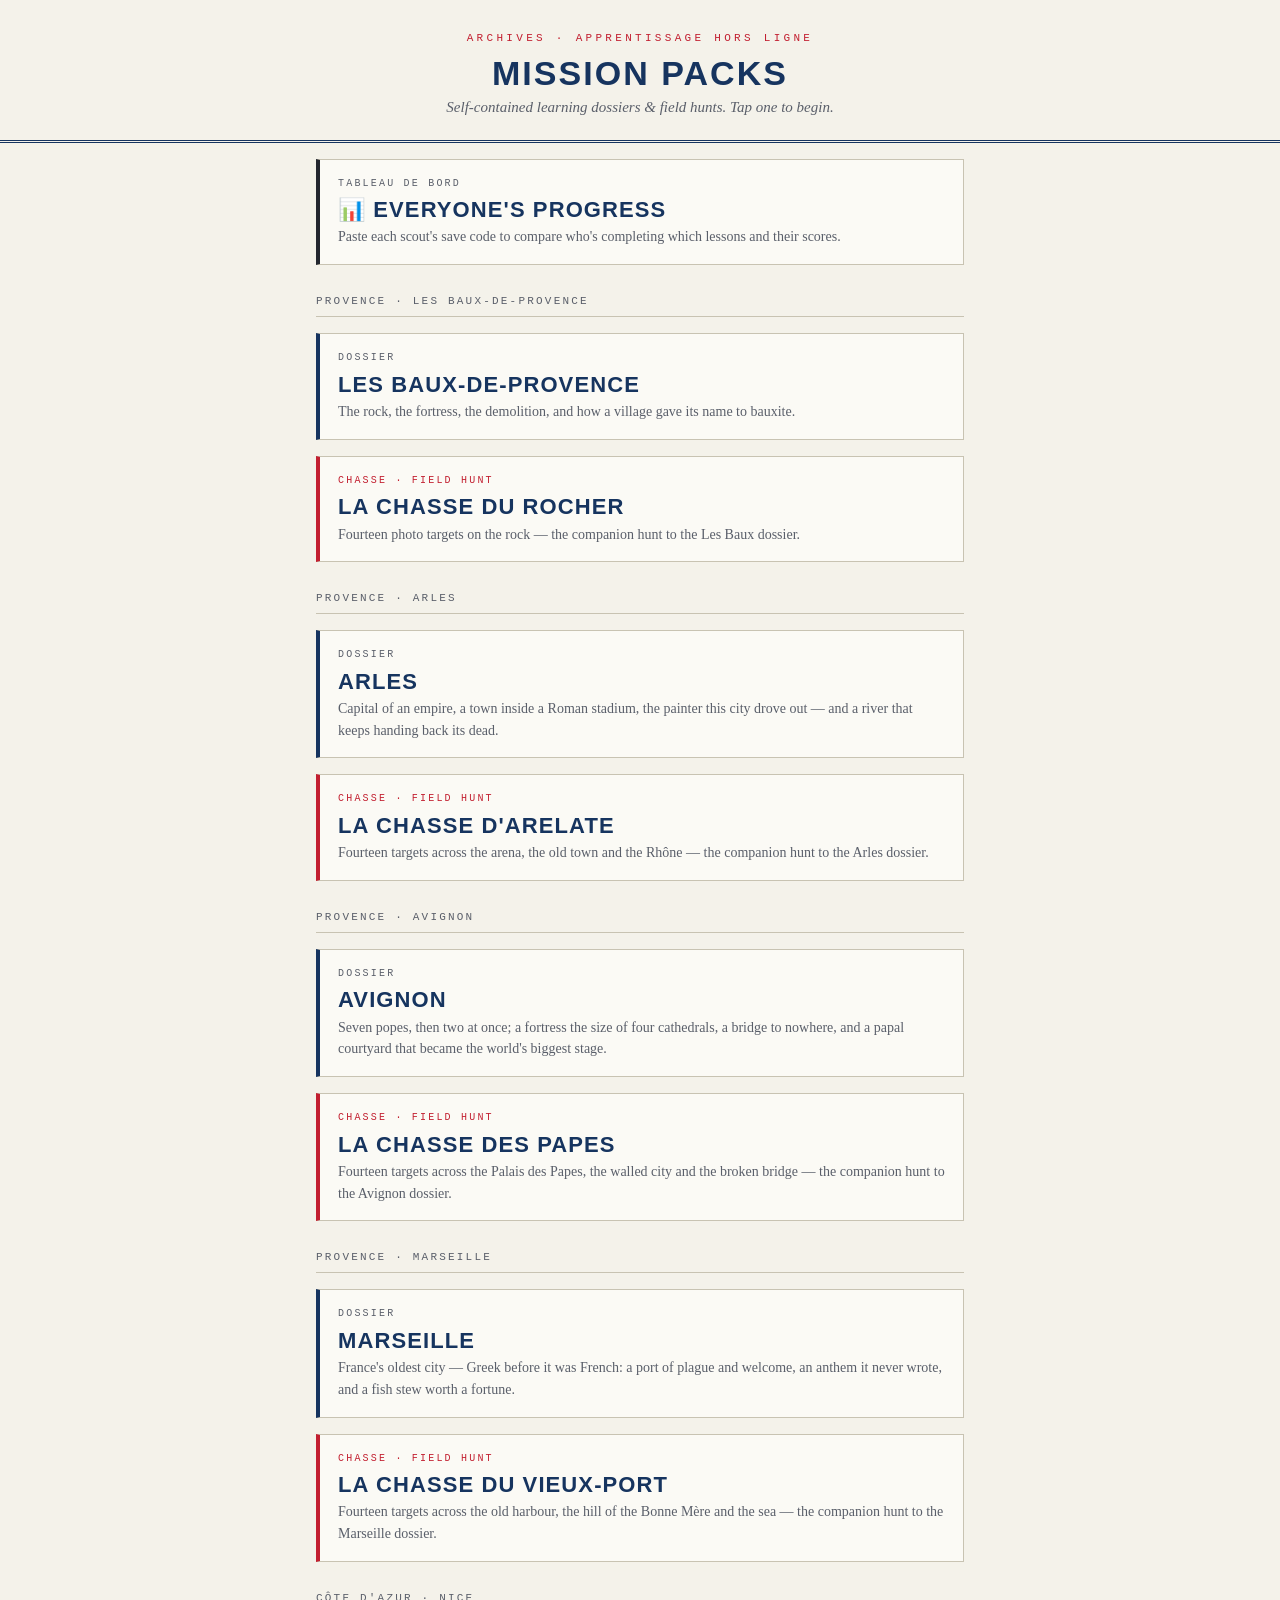
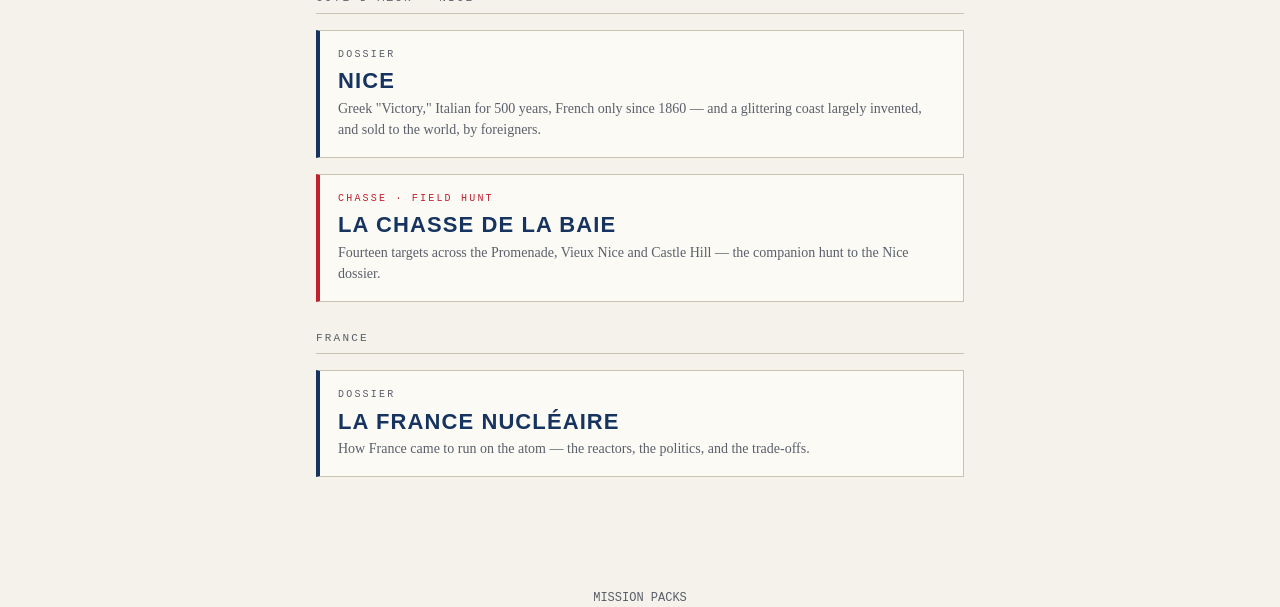
<file: docs/packs/index.html>
<!DOCTYPE html>
<html lang="en">
<head>
<meta charset="UTF-8">
<meta name="viewport" content="width=device-width, initial-scale=1.0">
<title>Mission Packs</title>
<style>
  :root{
    --paper:#F4F2EA; --ink:#22262E; --ink2:#5A5F6A;
    --navy:#16345F; --rouge:#C21F30; --line:#C8C3B2; --card:#FBFAF5;
  }
  *{box-sizing:border-box;margin:0;padding:0}
  body{
    background:var(--paper); color:var(--ink);
    font-family:Georgia,'Times New Roman',serif;
    font-size:17px; line-height:1.55;
  }
  .mono{font-family:'Courier New',Courier,monospace}
  .wrap{max-width:680px;margin:0 auto;padding:0 16px 60px}
  header{border-bottom:3px double var(--navy);text-align:center;padding:30px 16px 20px}
  header .eyebrow{font-size:11px;color:var(--rouge);letter-spacing:.3em}
  header h1{
    font-family:'Arial Narrow','Helvetica Neue',Arial,sans-serif;
    text-transform:uppercase;letter-spacing:.06em;font-size:34px;line-height:1.1;
    color:var(--navy);margin:8px 0 4px}
  header .sub{font-style:italic;color:var(--ink2);font-size:15px}
  .card{
    display:block;background:var(--card);border:1px solid var(--line);
    border-left:4px solid var(--navy);padding:16px 18px;margin:16px 0;
    text-decoration:none;color:inherit}
  .card:hover{background:#fff}
  .card.hunt{border-left-color:var(--rouge)}
  .card-tag{font-size:10px;letter-spacing:.22em;color:var(--ink2);margin-bottom:6px}
  .card-tag.hunt{color:var(--rouge)}
  .card h2{
    font-family:'Arial Narrow','Helvetica Neue',Arial,sans-serif;
    text-transform:uppercase;letter-spacing:.05em;font-size:22px;color:var(--navy);
    line-height:1.15;margin:0 0 4px}
  .card p{font-size:14px;color:var(--ink2);margin:0}
  .group{font-size:11px;letter-spacing:.2em;color:var(--ink2);
    margin:28px 0 4px;border-bottom:1px solid var(--line);padding-bottom:6px}
  footer{font-size:12px;color:var(--ink2);text-align:center;margin-top:36px}
</style>
</head>
<body>
<header>
  <div class="eyebrow mono">ARCHIVES · APPRENTISSAGE HORS LIGNE</div>
  <h1>Mission Packs</h1>
  <div class="sub">Self-contained learning dossiers &amp; field hunts. Tap one to begin.</div>
</header>

<div class="wrap">

  <a class="card" href="dashboard.html" style="border-left-color:var(--amber)">
    <div class="card-tag mono">TABLEAU DE BORD</div>
    <h2>📊 Everyone's progress</h2>
    <p>Paste each scout's save code to compare who's completing which lessons and their scores.</p>
  </a>

  <div class="group mono">PROVENCE · LES BAUX-DE-PROVENCE</div>

  <a class="card" href="les-baux.html">
    <div class="card-tag mono">DOSSIER</div>
    <h2>Les Baux-de-Provence</h2>
    <p>The rock, the fortress, the demolition, and how a village gave its name to bauxite.</p>
  </a>

  <a class="card hunt" href="hunt-les-baux.html">
    <div class="card-tag hunt mono">CHASSE · FIELD HUNT</div>
    <h2>La Chasse du Rocher</h2>
    <p>Fourteen photo targets on the rock — the companion hunt to the Les Baux dossier.</p>
  </a>

  <div class="group mono">PROVENCE · ARLES</div>

  <a class="card" href="arles.html">
    <div class="card-tag mono">DOSSIER</div>
    <h2>Arles</h2>
    <p>Capital of an empire, a town inside a Roman stadium, the painter this city drove out — and a river that keeps handing back its dead.</p>
  </a>

  <a class="card hunt" href="hunt-arles.html">
    <div class="card-tag hunt mono">CHASSE · FIELD HUNT</div>
    <h2>La Chasse d'Arelate</h2>
    <p>Fourteen targets across the arena, the old town and the Rhône — the companion hunt to the Arles dossier.</p>
  </a>

  <div class="group mono">PROVENCE · AVIGNON</div>

  <a class="card" href="avignon.html">
    <div class="card-tag mono">DOSSIER</div>
    <h2>Avignon</h2>
    <p>Seven popes, then two at once; a fortress the size of four cathedrals, a bridge to nowhere, and a papal courtyard that became the world's biggest stage.</p>
  </a>

  <a class="card hunt" href="hunt-avignon.html">
    <div class="card-tag hunt mono">CHASSE · FIELD HUNT</div>
    <h2>La Chasse des Papes</h2>
    <p>Fourteen targets across the Palais des Papes, the walled city and the broken bridge — the companion hunt to the Avignon dossier.</p>
  </a>

  <div class="group mono">PROVENCE · MARSEILLE</div>

  <a class="card" href="marseille.html">
    <div class="card-tag mono">DOSSIER</div>
    <h2>Marseille</h2>
    <p>France's oldest city — Greek before it was French: a port of plague and welcome, an anthem it never wrote, and a fish stew worth a fortune.</p>
  </a>

  <a class="card hunt" href="hunt-marseille.html">
    <div class="card-tag hunt mono">CHASSE · FIELD HUNT</div>
    <h2>La Chasse du Vieux-Port</h2>
    <p>Fourteen targets across the old harbour, the hill of the Bonne Mère and the sea — the companion hunt to the Marseille dossier.</p>
  </a>

  <div class="group mono">CÔTE D'AZUR · NICE</div>

  <a class="card" href="nice.html">
    <div class="card-tag mono">DOSSIER</div>
    <h2>Nice</h2>
    <p>Greek "Victory," Italian for 500 years, French only since 1860 — and a glittering coast largely invented, and sold to the world, by foreigners.</p>
  </a>

  <a class="card hunt" href="hunt-nice.html">
    <div class="card-tag hunt mono">CHASSE · FIELD HUNT</div>
    <h2>La Chasse de la Baie</h2>
    <p>Fourteen targets across the Promenade, Vieux Nice and Castle Hill — the companion hunt to the Nice dossier.</p>
  </a>

  <div class="group mono">FRANCE</div>

  <a class="card" href="nuclear-france.html">
    <div class="card-tag mono">DOSSIER</div>
    <h2>La France Nucléaire</h2>
    <p>How France came to run on the atom — the reactors, the politics, and the trade-offs.</p>
  </a>

</div>

<footer class="mono">MISSION PACKS</footer>
</body>
</html>
</file>
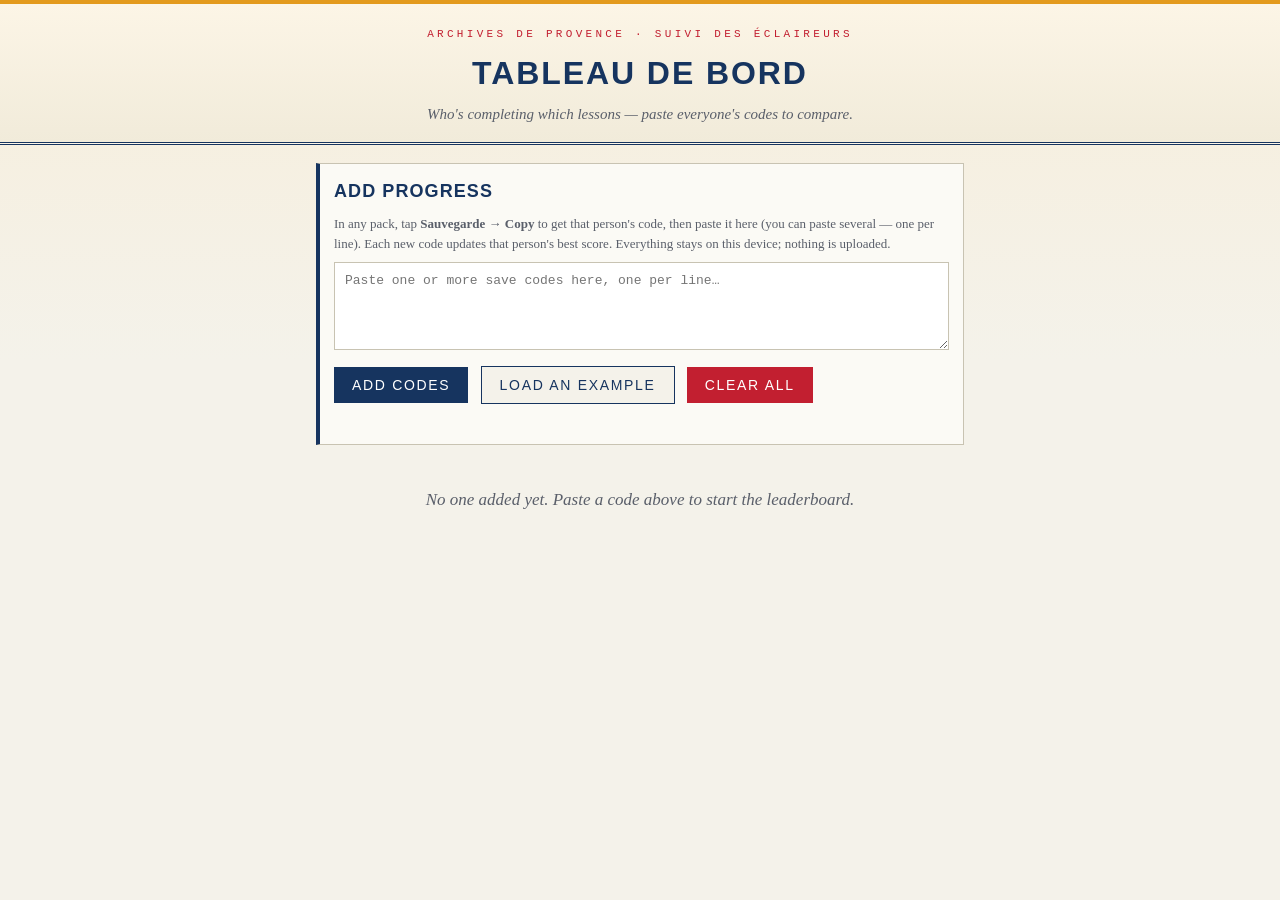
<file: docs/packs/dashboard.html>
<!DOCTYPE html>
<html lang="en">
<head>
<meta charset="UTF-8">
<meta name="viewport" content="width=device-width, initial-scale=1.0">
<link rel="icon" href="data:,">
<title>Mission Packs — Tableau de Bord</title>
<style>
:root{
  --paper:#F4F2EA; --paper2:#ECE9DE; --ink:#22262E; --ink2:#5A5F6A;
  --navy:#16345F; --bleu:#0B57A4; --rouge:#C21F30; --amber:#E39A1D;
  --line:#C8C3B2; --ok:#2E7D46; --card:#FBFAF5;
}
*{box-sizing:border-box;margin:0;padding:0}
html{-webkit-text-size-adjust:100%}
body{
  background:linear-gradient(180deg,#F7EEDB 0,#F4F2EA 360px) no-repeat, var(--paper);
  background-attachment:fixed; color:var(--ink);
  font-family:Georgia,'Times New Roman',serif; font-size:17px; line-height:1.55;
}
.mono{font-family:'Courier New',Courier,monospace}
.wrap{max-width:680px;margin:0 auto;padding:0 16px 60px}
header{border-bottom:3px double var(--navy);border-top:4px solid var(--amber);
  background:linear-gradient(180deg,#FCF5E6,#F1EBDA);text-align:center;padding:22px 16px 16px}
header .eyebrow{font-size:11px;color:var(--rouge);letter-spacing:.3em}
header h1{font-family:'Arial Narrow','Helvetica Neue',Arial,sans-serif;text-transform:uppercase;
  letter-spacing:.06em;font-size:32px;color:var(--navy);margin:6px 0 4px}
header .sub{font-style:italic;color:var(--ink2);font-size:15px}

.panel{background:var(--card);border:1px solid var(--line);border-left:4px solid var(--navy);
  padding:14px;margin:18px 0}
.panel h2{font-family:'Arial Narrow',Arial,sans-serif;text-transform:uppercase;letter-spacing:.06em;
  color:var(--navy);font-size:18px;margin-bottom:8px}
.note{font-size:13px;color:var(--ink2)}
textarea{width:100%;min-height:88px;font-family:'Courier New',monospace;font-size:13px;padding:10px;
  border:1.5px solid var(--line);background:#fff;color:var(--ink);margin-top:8px}
.btn{display:inline-block;background:var(--navy);color:#fff;border:none;padding:10px 18px;
  font-family:'Arial Narrow',Arial,sans-serif;text-transform:uppercase;letter-spacing:.12em;
  font-size:14px;cursor:pointer;margin-top:8px;margin-right:8px}
.btn.alt{background:var(--paper);color:var(--navy);border:1.5px solid var(--navy)}
.btn.red{background:var(--rouge)}
button:focus-visible,textarea:focus-visible{outline:3px solid var(--amber);outline-offset:2px}
.msg{font-size:13px;margin-top:8px;min-height:18px}
.msg.ok{color:var(--ok)} .msg.err{color:var(--rouge)}

.person{background:var(--card);border:1px solid var(--line);border-left:5px solid var(--amber);
  padding:12px 14px;margin:12px 0}
.person.top{border-left-color:var(--rouge)}
.p-top{display:flex;align-items:baseline;gap:10px}
.p-rank{font-family:'Arial Narrow',Arial,sans-serif;font-size:22px;color:var(--rouge);font-weight:700;min-width:34px}
.p-name{font-family:'Arial Narrow',Arial,sans-serif;text-transform:uppercase;letter-spacing:.05em;
  font-size:20px;color:var(--navy);flex:1}
.p-emoji{font-size:22px}
.p-pts{font-family:'Courier New',monospace;font-size:15px;color:var(--navy);font-weight:700;white-space:nowrap}
.lessons{display:flex;flex-wrap:wrap;gap:6px;margin-top:10px}
.lchip{font-size:12px;border:1.5px solid var(--line);border-radius:2px;padding:4px 8px;
  background:#fff;color:var(--ink2);line-height:1.2}
.lchip b{color:var(--navy);font-family:'Arial Narrow',Arial,sans-serif;text-transform:uppercase;
  letter-spacing:.04em;display:block;font-size:11px}
.lchip.on{border-color:var(--navy);background:#EAF0F7;color:var(--ink)}
.lchip.on.hunt{border-color:var(--rouge);background:#F9ECEC}
.lchip .sc{font-family:'Courier New',monospace;font-size:12px}
.lchip.off{opacity:.55;border-style:dashed}
.p-remove{background:none;border:none;color:var(--ink2);font-size:12px;cursor:pointer;
  text-decoration:underline;margin-top:8px;padding:0}
.empty{text-align:center;color:var(--ink2);font-style:italic;padding:24px 0}
hr.rule{border:none;border-top:1px solid var(--line);margin:18px 0}
a{color:var(--bleu)}
</style>
</head>
<body>
<header>
  <div class="eyebrow mono">ARCHIVES DE PROVENCE · SUIVI DES ÉCLAIREURS</div>
  <h1>Tableau de Bord</h1>
  <div class="sub">Who's completing which lessons — paste everyone's codes to compare.</div>
</header>

<div class="wrap">
  <div class="panel">
    <h2>Add progress</h2>
    <p class="note">In any pack, tap <b>Sauvegarde</b> → <b>Copy</b> to get that person's code, then paste it here (you can paste several — one per line). Each new code updates that person's best score. Everything stays on this device; nothing is uploaded.</p>
    <textarea id="codes" placeholder="Paste one or more save codes here, one per line…"></textarea>
    <div>
      <button class="btn" id="add">Add codes</button>
      <button class="btn alt" id="demo">Load an example</button>
      <button class="btn red" id="clear">Clear all</button>
    </div>
    <div class="msg" id="msg"></div>
  </div>

  <div id="board"></div>
</div>

<script>
const REG = [
  {id:"les-baux",       t:"Les Baux",        k:"dossier", total:7},
  {id:"arles",          t:"Arles",           k:"dossier", total:7},
  {id:"avignon",        t:"Avignon",         k:"dossier", total:7},
  {id:"marseille",      t:"Marseille",       k:"dossier", total:7},
  {id:"nice",           t:"Nice",            k:"dossier", total:7},
  {id:"nuclear-france", t:"France Nucléaire",k:"dossier", total:7},
  {id:"hunt-les-baux",  t:"Chasse Les Baux", k:"hunt",    total:14},
  {id:"hunt-arles",     t:"Chasse Arles",    k:"hunt",    total:14},
  {id:"hunt-avignon",   t:"Chasse Avignon",  k:"hunt",    total:14},
  {id:"hunt-marseille", t:"Chasse Marseille",k:"hunt",    total:14},
  {id:"hunt-nice",      t:"Chasse Nice",     k:"hunt",    total:14}
];
const REGMAP = Object.fromEntries(REG.map(r=>[r.id,r]));
const KEY = "missionpack:dashboard:v1";
const $ = id => document.getElementById(id);
const esc = t => (t||"").replace(/&/g,"&amp;").replace(/</g,"&lt;").replace(/>/g,"&gt;");

function load(){ try{ return JSON.parse(localStorage.getItem(KEY)||"{}"); }catch(e){ return {}; } }
function save(d){ try{ localStorage.setItem(KEY, JSON.stringify(d)); }catch(e){} }

function decodeCode(raw){
  const o = JSON.parse(decodeURIComponent(escape(atob(raw.trim()))));
  const prof = o.profile || {};
  const isHunt = !!o.items;
  return {
    name: (prof.name || "Inconnu").trim() || "Inconnu",
    emoji: prof.emoji || "❓",
    pack: o.pack || null,
    kind: isHunt ? "hunt" : "dossier",
    pts: (+o.pts) || 0,
    done: isHunt ? Object.keys(o.items||{}).length : Object.keys(o.secDone||{}).length
  };
}

function addCodes(text){
  const parts = text.split(/[\s]+/).map(s=>s.trim()).filter(Boolean);
  if(!parts.length){ return {added:0, bad:0}; }
  const data = load(); let added=0, bad=0;
  for(const raw of parts){
    let e; try{ e = decodeCode(raw); }catch(err){ bad++; continue; }
    if(!e.pack || !REGMAP[e.pack]){ bad++; continue; }
    const key = e.name.toLowerCase();
    data[key] = data[key] || {name:e.name, emoji:e.emoji, packs:{}};
    data[key].emoji = e.emoji || data[key].emoji;
    const prev = data[key].packs[e.pack];
    if(!prev || e.pts >= prev.pts){ data[key].packs[e.pack] = {pts:e.pts, done:e.done}; }
    added++;
  }
  save(data);
  return {added, bad};
}

function render(){
  const data = load();
  const people = Object.values(data).map(p=>{
    const total = Object.values(p.packs).reduce((a,x)=>a+(x.pts||0),0);
    const started = Object.keys(p.packs).length;
    return {...p, total, started};
  }).sort((a,b)=> b.total-a.total || b.started-a.started);

  const board = $("board");
  if(!people.length){ board.innerHTML = '<div class="empty">No one added yet. Paste a code above to start the leaderboard.</div>'; return; }

  board.innerHTML = people.map((p,i)=>{
    const chips = REG.map(r=>{
      const g = p.packs[r.id];
      if(g){
        return `<div class="lchip on ${r.k}"><b>${esc(r.t)}</b>
          <span class="sc">${g.pts} pts · ${g.done}/${r.total}</span></div>`;
      }
      return `<div class="lchip off"><b>${esc(r.t)}</b><span class="sc">—</span></div>`;
    }).join("");
    return `<div class="person ${i===0?'top':''}">
      <div class="p-top">
        <span class="p-rank mono">#${i+1}</span>
        <span class="p-emoji">${esc(p.emoji)}</span>
        <span class="p-name">${esc(p.name)}</span>
        <span class="p-pts">${p.total} pts</span>
      </div>
      <div class="lessons">${chips}</div>
      <button class="p-remove" data-k="${esc(p.name.toLowerCase())}">remove</button>
    </div>`;
  }).join("");

  board.querySelectorAll(".p-remove").forEach(b=>b.onclick=()=>{
    const d=load(); delete d[b.dataset.k]; save(d); render();
  });
}

$("add").onclick=()=>{
  const {added,bad} = addCodes($("codes").value);
  const m=$("msg");
  if(added){ m.className="msg ok"; m.textContent=`Added ${added} code${added>1?"s":""}${bad?`, skipped ${bad} unreadable`:""}.`; $("codes").value=""; }
  else { m.className="msg err"; m.textContent = bad? "Couldn't read those — are they full Sauvegarde codes?" : "Paste a code first."; }
  render();
};
$("clear").onclick=()=>{ if(confirm("Clear the whole dashboard on this device?")){ save({}); render(); $("msg").textContent=""; } };
$("demo").onclick=()=>{
  const mk=(o)=>btoa(unescape(encodeURIComponent(JSON.stringify(o))));
  const ex=[
    mk({profile:{name:"Camille",emoji:"🦅"},pack:"avignon",pts:186,secDone:{a:1,b:1,c:1,d:1,e:1}}),
    mk({profile:{name:"Camille",emoji:"🦅"},pack:"arles",pts:120,secDone:{a:1,b:1,c:1}}),
    mk({profile:{name:"Théo",emoji:"🚀"},pack:"avignon",pts:98,secDone:{a:1,b:1}}),
    mk({profile:{name:"Théo",emoji:"🚀"},pack:"hunt-avignon",pts:75,items:{a:1,b:1,c:1,d:1,e:1}}),
    mk({profile:{name:"Léa",emoji:"👑"},pack:"les-baux",pts:210,secDone:{a:1,b:1,c:1,d:1,e:1,f:1}})
  ];
  $("codes").value = ex.join("\n");
  $("msg").className="msg"; $("msg").textContent="Example codes loaded — press “Add codes”.";
};
render();
</script>
</body>
</html>
</file>
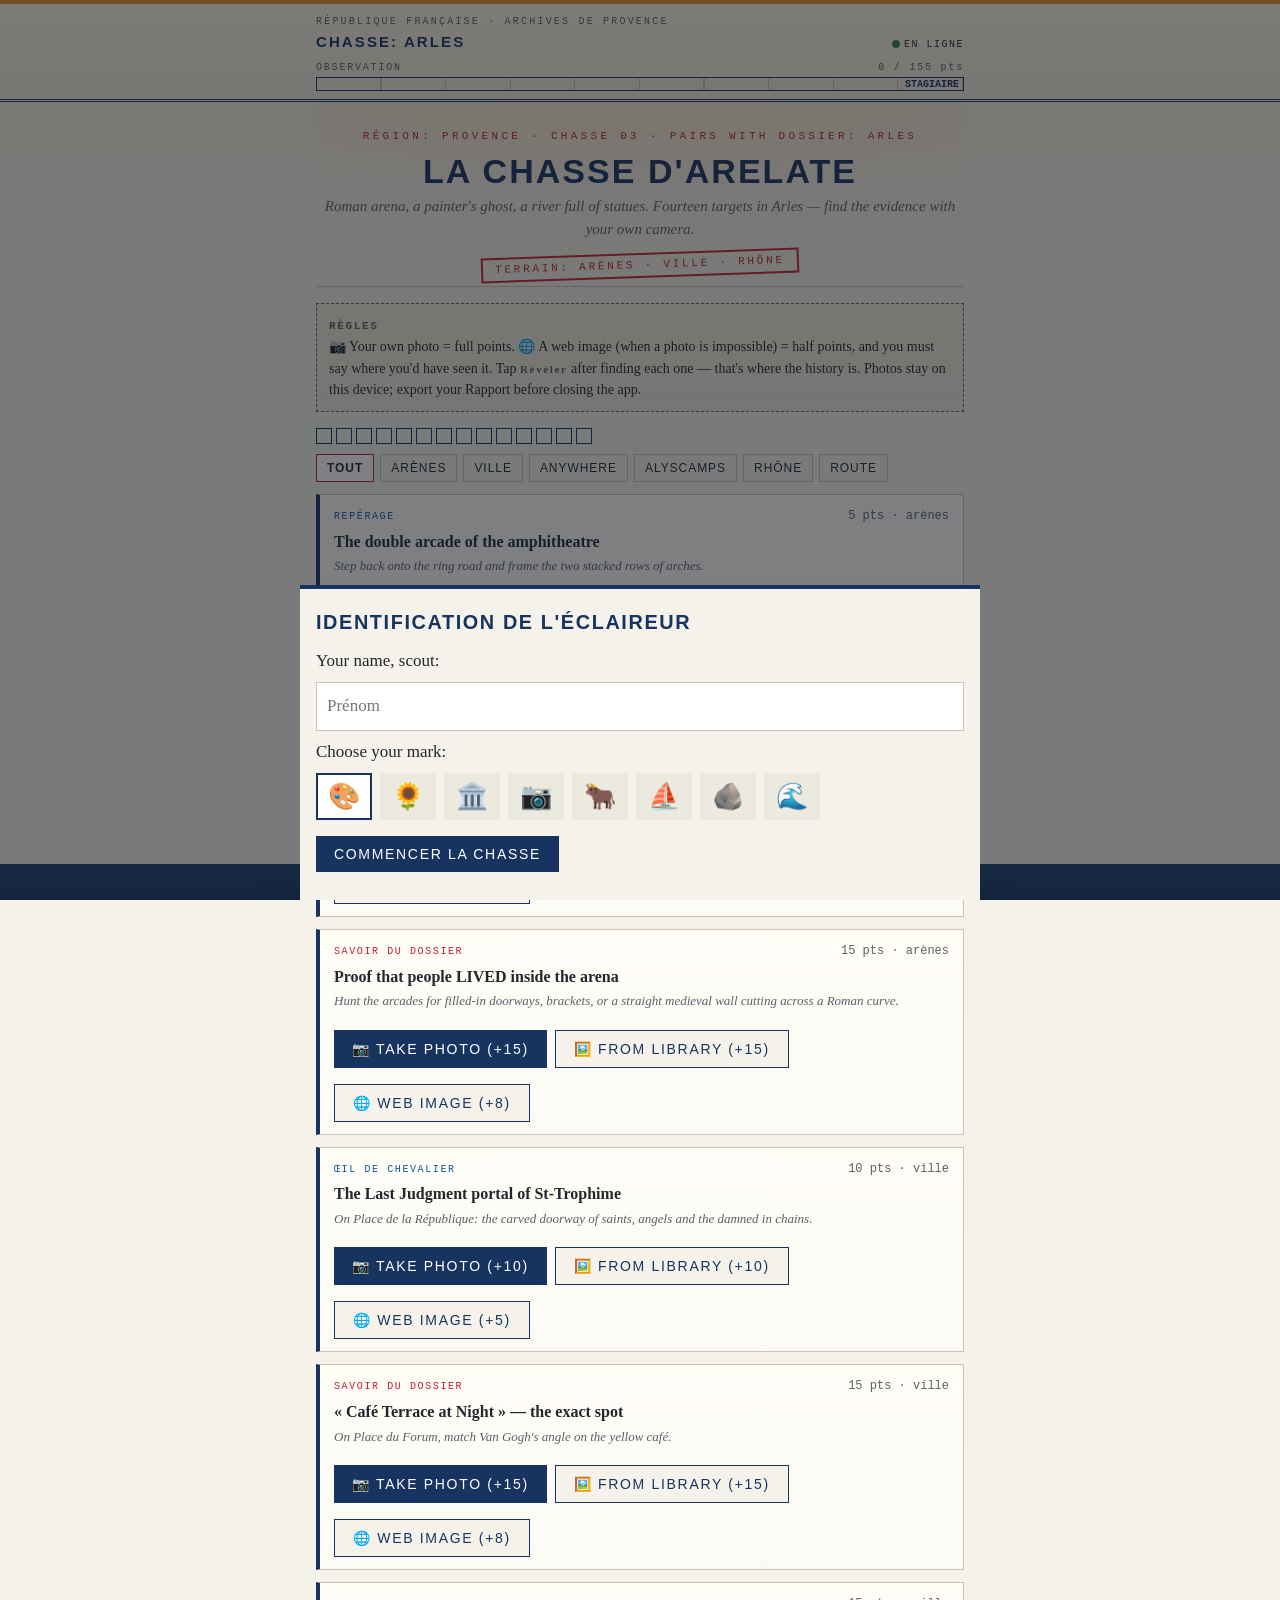
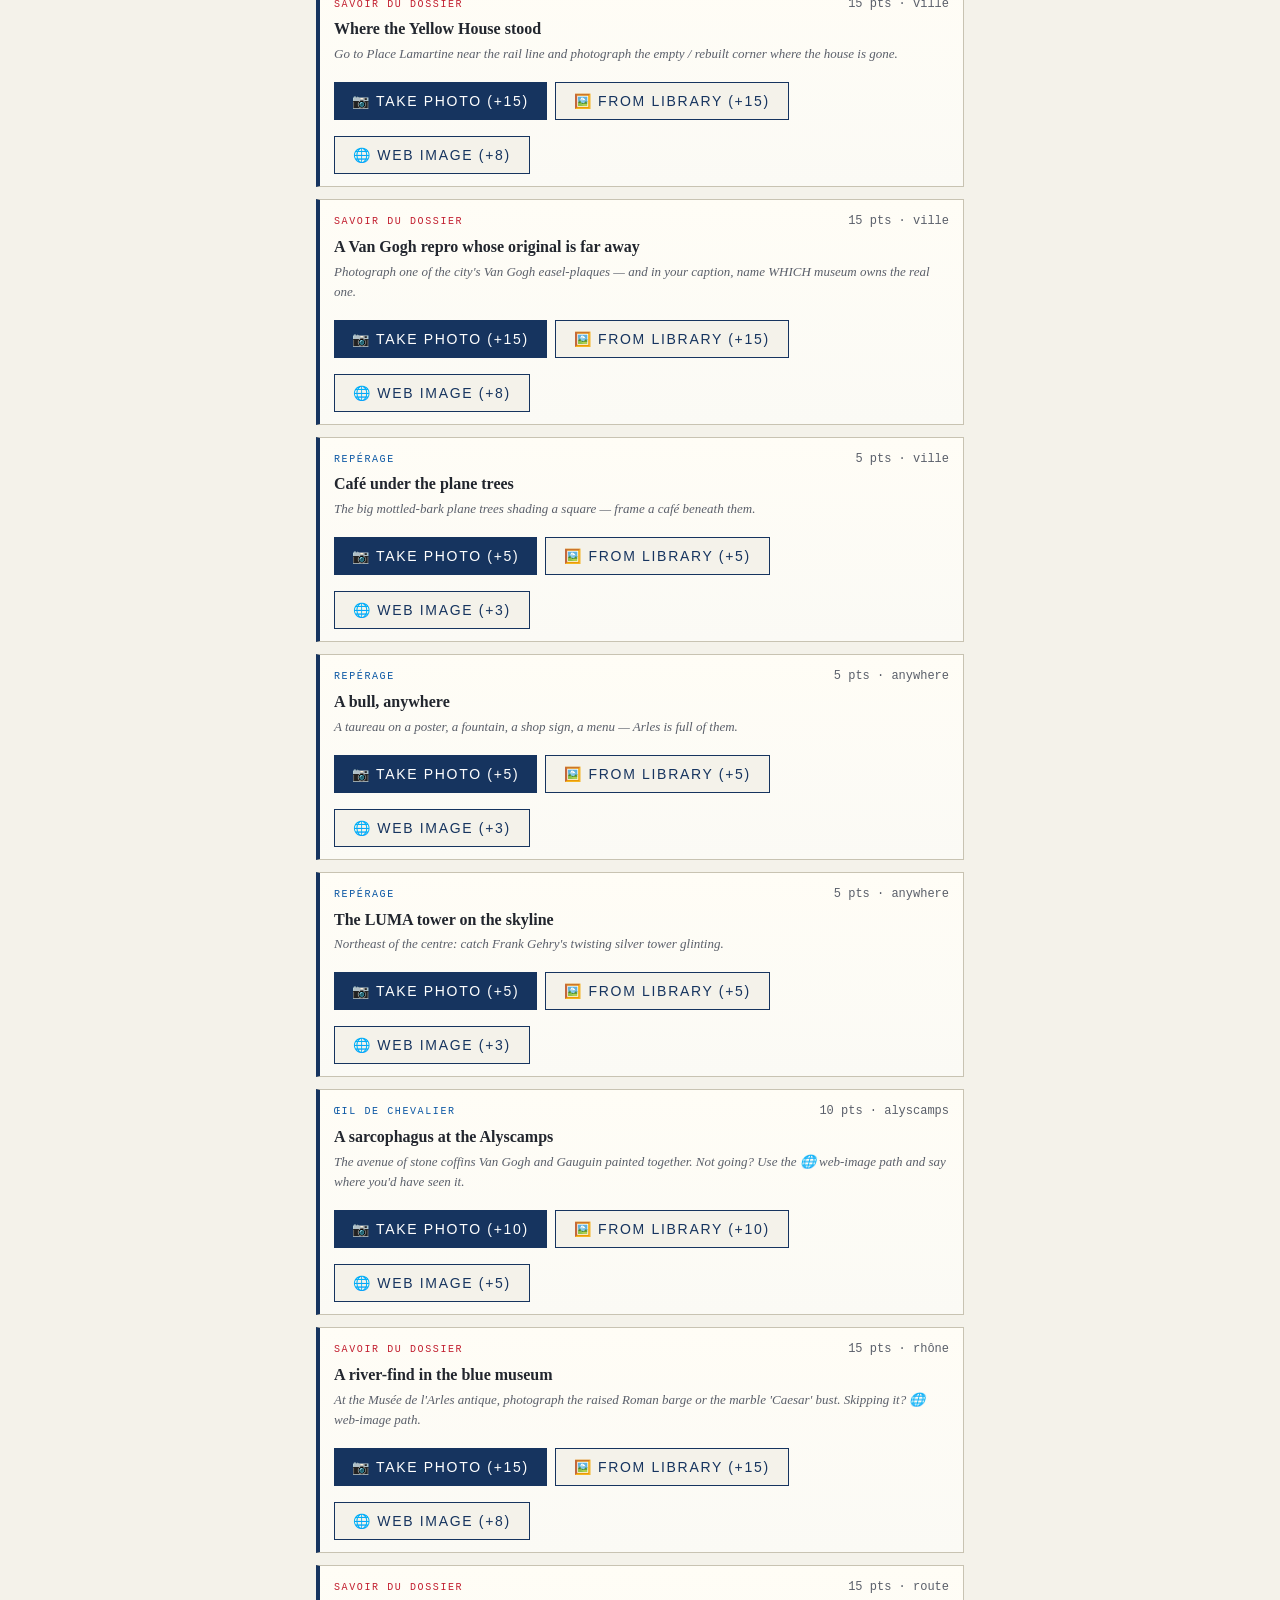
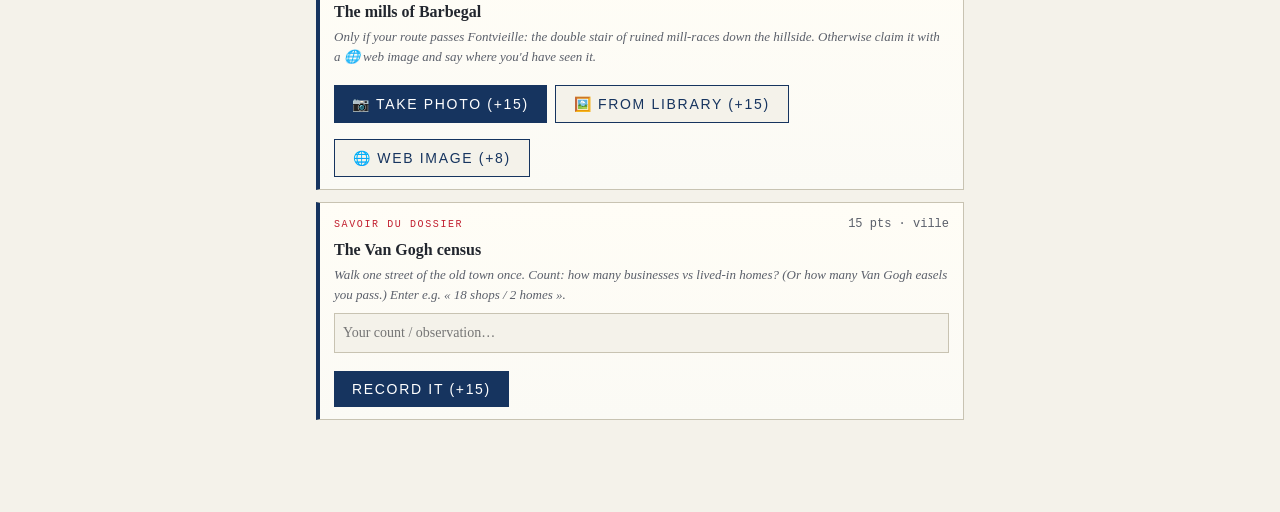
<file: docs/packs/hunt-arles.html>
<!DOCTYPE html>
<html lang="en">
<head>
<meta charset="UTF-8">
<meta name="viewport" content="width=device-width, initial-scale=1.0">
<link rel="icon" href="data:,">
<title>Chasse: Arles</title>
<!-- MISSION PACKS · hunt engine v1 · pairs with dossier les-baux.html
     Photos live in memory only (and in the phone's camera roll); the save code
     stores checkmarks/answers, and the exported report embeds the photos. -->
<style>

:root{
  --paper:#F4F2EA; --paper2:#ECE9DE; --ink:#22262E; --ink2:#5A5F6A;
  --navy:#16345F; --bleu:#0B57A4; --rouge:#C21F30; --amber:#E39A1D;
  --line:#C8C3B2; --ok:#2E7D46; --card:#FBFAF5;
}
*{box-sizing:border-box;margin:0;padding:0}
html{-webkit-text-size-adjust:100%}
body{
  background:var(--paper); color:var(--ink);
  font-family:Georgia,'Times New Roman',serif;
  font-size:17px; line-height:1.55;
}
.mono{font-family:'Courier New',Courier,monospace}
.hdr-face{font-family:'Arial Narrow','Helvetica Neue',Arial,sans-serif;
  text-transform:uppercase; letter-spacing:.14em; font-weight:700}
.wrap{max-width:680px;margin:0 auto;padding:0 16px 80px}

/* ---------- header / gauge ---------- */
header{
  position:sticky;top:0;z-index:50;background:var(--paper);
  border-bottom:3px double var(--navy);
}
.hd-in{max-width:680px;margin:0 auto;padding:10px 16px 8px}
.hd-top{display:flex;justify-content:space-between;align-items:baseline;gap:8px}
.hd-rf{font-size:10px;letter-spacing:.22em;color:var(--ink2)}
.hd-title{font-size:15px;color:var(--navy)}
.hd-user{font-size:12px;color:var(--ink2);white-space:nowrap}
.gauge{margin-top:7px}
.gauge-label{display:flex;justify-content:space-between;font-size:10px;
  color:var(--ink2);letter-spacing:.18em}
.gauge-bar{position:relative;height:14px;border:1.5px solid var(--navy);
  background:repeating-linear-gradient(90deg,transparent 0 9.8%,var(--line) 9.8% 10%);
  margin-top:2px}
.gauge-fill{position:absolute;left:0;top:0;bottom:0;background:var(--amber);
  width:0%;transition:width .6s ease}
.gauge-rank{position:absolute;right:4px;top:-1px;font-size:10px;color:var(--navy);font-weight:700}

/* ---------- sommaire ---------- */
.cover{padding:26px 0 8px;text-align:center;border-bottom:1px solid var(--line)}
.cover .eyebrow{font-size:11px;color:var(--rouge);letter-spacing:.3em}
.cover h1{font-family:'Arial Narrow','Helvetica Neue',Arial,sans-serif;
  text-transform:uppercase;letter-spacing:.06em;font-size:34px;line-height:1.1;
  color:var(--navy);margin:8px 0 4px}
.cover .sub{font-style:italic;color:var(--ink2);font-size:15px}
.cover .classif{display:inline-block;margin-top:12px;padding:2px 12px;
  border:2px solid var(--rouge);color:var(--rouge);font-size:11px;
  letter-spacing:.25em;transform:rotate(-2deg)}
.toc{padding:14px 0}
.toc-item{display:flex;align-items:center;gap:12px;width:100%;text-align:left;
  background:var(--card);border:1px solid var(--line);border-left:4px solid var(--navy);
  padding:12px 14px;margin:8px 0;cursor:pointer;font:inherit;color:inherit}
.toc-item:active{background:var(--paper2)}
.toc-num{font-size:10px;color:var(--ink2);letter-spacing:.15em;min-width:64px}
.toc-t{flex:1}
.toc-t b{font-family:'Arial Narrow',Arial,sans-serif;text-transform:uppercase;
  letter-spacing:.08em;color:var(--navy);font-size:15px;display:block}
.toc-t i{font-size:13px;color:var(--ink2)}
.toc-st{font-size:18px}
.toc-pts{font-size:11px;color:var(--ink2)}

/* ---------- section view ---------- */
.sec{display:none;padding-top:14px}
.sec.active{display:block}
.crumb{background:none;border:none;color:var(--bleu);font:inherit;font-size:14px;
  cursor:pointer;padding:8px 0;text-decoration:underline}
.piece-tag{font-size:11px;color:var(--rouge);letter-spacing:.25em;margin-top:4px}
.sec h2{font-family:'Arial Narrow','Helvetica Neue',Arial,sans-serif;
  text-transform:uppercase;letter-spacing:.05em;font-size:27px;color:var(--navy);
  line-height:1.15;margin:2px 0 2px}
.sec .fr-sub{font-style:italic;color:var(--ink2);margin-bottom:14px;font-size:15px}
.sec p{margin:0 0 14px}
.sec .stamped{position:relative}
.stamp{display:inline-block;border:3px solid var(--ok);color:var(--ok);
  padding:2px 14px;font-size:15px;letter-spacing:.2em;transform:rotate(-6deg);
  font-weight:700;margin:6px 0}
@media (prefers-reduced-motion:no-preference){
  .stamp{animation:slam .25s ease-out}
  @keyframes slam{from{transform:rotate(-6deg) scale(2);opacity:0}
    to{transform:rotate(-6deg) scale(1);opacity:1}}
}

/* vocab chips */
.v{border-bottom:2px dotted var(--bleu);color:var(--navy);cursor:pointer;
  font-style:italic}
.v .en{color:var(--rouge);font-style:normal;font-size:.88em}
.vocab-box{background:var(--paper2);border:1px dashed var(--ink2);padding:10px 12px;
  margin:16px 0;font-size:14px}
.vocab-box b{letter-spacing:.15em;font-size:11px;color:var(--ink2)}

/* interactive + question cards */
.card{background:var(--card);border:1px solid var(--line);padding:14px;margin:18px 0}
.card-tag{font-size:10px;letter-spacing:.22em;color:var(--bleu);margin-bottom:8px}
.card-tag.ai{color:var(--rouge)}
.qtext{font-weight:700;margin-bottom:10px}
.opt{display:block;width:100%;text-align:left;background:var(--paper);
  border:1.5px solid var(--line);padding:10px 12px;margin:6px 0;font:inherit;
  font-size:15px;cursor:pointer;color:var(--ink)}
.opt:not(:disabled):active{border-color:var(--bleu)}
.opt.right{border-color:var(--ok);background:#EAF4EC}
.opt.wrong{border-color:var(--rouge);background:#F8ECEC;opacity:.75}
.opt:disabled{cursor:default}
.expl{font-size:14px;color:var(--ink2);border-left:3px solid var(--ok);
  padding:6px 10px;margin-top:8px;background:var(--paper2)}
.pts-pop{color:var(--rouge);font-weight:700;font-size:14px;
  font-family:'Courier New',monospace}
textarea{width:100%;min-height:96px;font:inherit;font-size:15px;padding:10px;
  border:1.5px solid var(--line);background:var(--paper);color:var(--ink)}
.btn{display:inline-block;background:var(--navy);color:#fff;border:none;
  padding:10px 18px;font-family:'Arial Narrow',Arial,sans-serif;
  text-transform:uppercase;letter-spacing:.12em;font-size:14px;cursor:pointer;
  margin-top:8px}
.btn.alt{background:var(--paper);color:var(--navy);border:1.5px solid var(--navy)}
.btn.red{background:var(--rouge)}
.btn:disabled{opacity:.45;cursor:default}
button:focus-visible,.opt:focus-visible,textarea:focus-visible{
  outline:3px solid var(--amber);outline-offset:2px}
.note{font-size:13px;color:var(--ink2);font-style:italic}
.model-ans{border:1px solid var(--ok);background:#EFF6F0;padding:10px;
  font-size:14px;margin-top:8px}

/* simulator */
.sim-stats{display:flex;gap:10px;flex-wrap:wrap;font-size:13px;margin:8px 0}
.sim-stat{background:var(--paper2);padding:6px 10px;border:1px solid var(--line)}
.sim-stat b{display:block;font-size:17px;color:var(--navy)}
.sim-log{font-size:13px;max-height:120px;overflow-y:auto;border:1px solid var(--line);
  padding:8px;margin-top:8px;background:var(--paper)}
.rbar{display:flex;gap:3px;margin:8px 0;flex-wrap:wrap}
.rblock{width:22px;height:30px;border:1.5px solid var(--navy);background:var(--paper)}
.rblock.done{background:var(--amber)}
.rblock.custom{background:var(--rouge)}

/* sort game */
.chips{display:flex;flex-wrap:wrap;gap:8px;margin:10px 0}
.chip{border:1.5px solid var(--navy);background:var(--paper);padding:8px 12px;
  font:inherit;font-size:14px;cursor:pointer}
.chip:disabled{opacity:.35}
.slots{min-height:44px;border:1.5px dashed var(--ink2);padding:8px;
  display:flex;flex-wrap:wrap;gap:8px;margin:8px 0;background:var(--paper2)}
.slot-chip{border:1.5px solid var(--bleu);padding:8px 12px;font-size:14px;
  background:#fff;cursor:pointer}
.slot-chip.good{border-color:var(--ok);background:#EAF4EC}
.slot-chip.bad{border-color:var(--rouge);background:#F8ECEC}

/* bill comparator */
.bill-row{margin:10px 0}
.bill-name{font-size:12px;letter-spacing:.15em;color:var(--ink2)}
.bill-bar{height:26px;background:var(--bleu);color:#fff;display:flex;
  align-items:center;padding:0 8px;font-family:'Courier New',monospace;
  font-size:14px;min-width:70px;transition:width .3s}
.bill-bar.nj{background:var(--rouge)}
input[type=range]{width:100%;accent-color:var(--navy)}

/* outbox / footer bar */
.dock{position:fixed;bottom:0;left:0;right:0;background:var(--navy);z-index:60}
.dock-in{max-width:680px;margin:0 auto;display:flex}
.dock button{flex:1;background:none;border:none;color:#fff;padding:11px 4px;
  font-family:'Arial Narrow',Arial,sans-serif;text-transform:uppercase;
  letter-spacing:.1em;font-size:12px;cursor:pointer;border-right:1px solid rgba(255,255,255,.2)}
.dock button:last-child{border-right:none}
.badge{display:inline-block;background:var(--amber);color:var(--ink);
  border-radius:9px;font-size:11px;padding:0 6px;margin-left:4px;font-weight:700}
.net{font-size:10px;letter-spacing:.15em}
.net .dot{display:inline-block;width:8px;height:8px;border-radius:50%;
  background:var(--rouge);vertical-align:middle;margin-right:4px}
.net.on .dot{background:var(--ok)}

/* modal */
.modal{display:none;position:fixed;inset:0;background:rgba(20,24,32,.55);z-index:100}
.modal.open{display:flex;align-items:flex-end;justify-content:center}
.modal-in{background:var(--paper);width:100%;max-width:680px;max-height:86vh;
  overflow-y:auto;padding:18px 16px 28px;border-top:4px solid var(--navy)}
.modal-in h3{font-family:'Arial Narrow',Arial,sans-serif;text-transform:uppercase;
  letter-spacing:.08em;color:var(--navy);margin-bottom:10px}
.ob-item{border:1px solid var(--line);background:var(--card);padding:10px;margin:8px 0;
  font-size:14px}
.ob-q{font-weight:700}
.ob-a{font-style:italic;color:var(--ink2);margin:4px 0}
.ob-fb{border-left:3px solid var(--ok);padding:4px 8px;background:#EFF6F0;margin-top:6px}
.ob-status{font-size:11px;letter-spacing:.15em}
.setup input{width:100%;font:inherit;font-size:17px;padding:10px;
  border:1.5px solid var(--line);background:#fff;margin:8px 0}
.emoji-row{display:flex;gap:8px;flex-wrap:wrap;margin:8px 0}
.emoji-row button{font-size:26px;background:var(--paper2);border:2px solid transparent;
  padding:6px 10px;cursor:pointer}
.emoji-row button.sel{border-color:var(--navy);background:#fff}
.phrase{border-bottom:1px solid var(--line);padding:8px 0;font-size:15px}
.phrase i{color:var(--ink2);font-size:13px;display:block}
hr.rule{border:none;border-top:1px solid var(--line);margin:20px 0}
.refline{font-size:14px;margin:10px 0;word-break:break-word}
.refline a{color:var(--bleu)}

/* ---- hunt additions ---- */
.hunt-item{background:var(--card);border:1px solid var(--line);
  border-left:4px solid var(--navy);margin:12px 0;padding:12px 14px}
.hunt-item.found{border-left-color:var(--ok)}
.hi-top{display:flex;gap:10px;align-items:baseline}
.hi-tier{font-size:10px;letter-spacing:.16em;color:var(--bleu);flex:none}
.hi-tier.t3{color:var(--rouge)}
.hi-pts{margin-left:auto;font-size:12px;color:var(--ink2);flex:none}
.hi-title{font-weight:700;margin:4px 0 2px;font-size:16px}
.hi-hint{font-size:13px;color:var(--ink2);font-style:italic}
.hi-actions{display:flex;gap:8px;flex-wrap:wrap;margin-top:10px}
.hi-photo{max-width:100%;max-height:220px;border:2px solid var(--navy);
  display:block;margin:10px 0 4px}
.hi-reveal{border-left:3px solid var(--ok);background:var(--paper2);
  padding:8px 10px;margin-top:10px;font-size:14px}
.hi-reveal b:first-child{color:var(--ok);letter-spacing:.12em;font-size:11px}
.hi-cap{width:100%;font:inherit;font-size:14px;padding:8px;margin-top:8px;
  border:1.5px solid var(--line);background:var(--paper)}
.hi-url{display:none;margin-top:8px}
.hi-url.open{display:block}
.hi-url input{width:100%;font:inherit;font-size:14px;padding:8px;
  border:1.5px solid var(--line);background:var(--paper)}
.progress-strip{display:flex;gap:4px;flex-wrap:wrap;margin:10px 0}
.pdot{width:16px;height:16px;border:1.5px solid var(--navy);background:var(--paper)}
.pdot.on{background:var(--ok)}
.pdot.half{background:var(--amber)}
.filter-row{display:flex;gap:6px;flex-wrap:wrap;margin:10px 0}
.filter-row button{font-family:'Arial Narrow',Arial,sans-serif;text-transform:uppercase;
  letter-spacing:.08em;font-size:12px;padding:6px 10px;background:var(--paper);
  border:1.5px solid var(--line);cursor:pointer;color:var(--ink)}
.filter-row button.on{border-color:var(--navy);background:#fff;font-weight:700}
input[type=file]{display:none}
.toast{position:fixed;left:50%;bottom:64px;transform:translateX(-50%);
  background:var(--navy);color:#fff;padding:10px 16px;font-size:14px;z-index:200;
  max-width:92%;text-align:center;box-shadow:0 3px 10px rgba(0,0,0,.3);
  opacity:0;transition:opacity .3s}
.toast.show{opacity:1}
.saveflag{font-size:11px;letter-spacing:.12em;color:var(--ink2);margin-top:6px}


/* ---- colour pass ---- */
body{background:linear-gradient(180deg,#F7EEDB 0,#F4F2EA 360px) no-repeat, var(--paper);background-attachment:fixed}
header{background:linear-gradient(180deg,#FCF5E6,#F1EBDA);border-top:4px solid var(--amber)}
.cover{background:radial-gradient(135% 100% at 50% -12%,#FBE6C8 0,rgba(251,230,200,0) 64%)}
.vocab-box{background:linear-gradient(180deg,#F3EAD6,#ECE9DE)}
.dock{background:linear-gradient(180deg,#1d4074,#16345F)}
.gauge-fill{background:linear-gradient(90deg,#E39A1D,#C21F30)}
.hunt-item{background:linear-gradient(180deg,#FFFDF6,#FBFAF5)}
.filter-row button.on{background:#fff;border-color:var(--rouge)}
</style>
</head>
<body>
<header>
  <div class="hd-in">
    <div class="hd-top">
      <span class="hd-rf mono">RÉPUBLIQUE FRANÇAISE · ARCHIVES DE PROVENCE</span>
      <span class="hd-user mono" id="hdUser"></span>
    </div>
    <div class="hd-top">
      <span class="hd-title hdr-face">Chasse: Arles</span>
      <span class="net mono" id="netInd"><span class="dot"></span>HORS LIGNE</span>
    </div>
    <div class="gauge">
      <div class="gauge-label mono"><span>OBSERVATION</span><span id="ptsLbl">0 pts</span></div>
      <div class="gauge-bar"><div class="gauge-fill" id="gaugeFill"></div>
        <span class="gauge-rank mono" id="rankLbl"></span></div>
    </div>
  </div>
</header>

<div class="wrap">
  <div class="cover">
    <div class="eyebrow mono">RÉGION: PROVENCE · CHASSE 03 · PAIRS WITH DOSSIER: ARLES</div>
    <h1>La Chasse d'Arelate</h1>
    <div class="sub">Roman arena, a painter's ghost, a river full of statues. Fourteen targets in Arles — find the evidence with your own camera.</div>
    <div class="classif mono">TERRAIN: ARÈNES · VILLE · RHÔNE</div>
  </div>

  <div class="vocab-box">
    <b class="mono">RÈGLES</b><br>
    <span style="font-size:14px">📷 Your own photo = full points. 🌐 A web image (when a photo is impossible) = half points, and you must say where you'd have seen it. Tap <b>Révéler</b> after finding each one — that's where the history is. Photos stay on this device; export your Rapport before closing the app.</span>
  </div>

  <div class="progress-strip" id="pstrip"></div>
  <div class="filter-row" id="filters"></div>
  <div id="huntList"></div>
</div>

<div class="dock">
  <div class="dock-in">
    <button id="dockTop">↑ Haut</button>
    <button id="dockSave">Sauvegarde</button>
    <button id="dockReport">Rapport</button>
  </div>
</div>

<div class="modal" id="modal"><div class="modal-in" id="modalIn"></div></div>

<script id="pack">
const HUNT = {
meta:{id:"hunt-arles",region:"Provence",pairs:"arles",
  ranks:[[0,"STAGIAIRE"],[55,"ARPENTEUR·EUSE"],[100,"ŒIL D'ARLES"],[140,"GARDIEN·NE DES ARÈNES"]]},
tiers:{1:["REPÉRAGE",5],2:["ŒIL DE CHEVALIER",10],3:["SAVOIR DU DOSSIER",15]},
items:[
{id:"arches",tier:1,zone:"arènes",title:"The double arcade of the amphitheatre",
 hint:"Step back onto the ring road and frame the two stacked rows of arches.",
 reveal:"Built around 90 AD to seat roughly 20,000 people — and still in use, which is the whole point of Arles: nothing is retired. The Romans gave 34 arches per level for fast crowd exits. Pièce N°1."},
{id:"tower",tier:2,zone:"arènes",title:"A medieval tower on a Roman arena",
 hint:"Look up: three square stone towers that clearly don't match the Roman curves.",
 reveal:"When the empire fell, the arena wasn't abandoned — it was fortified. Three towers were bolted on in the Middle Ages when the whole monument became a walled town. You're photographing 1,000 years of reuse in one wall. Pièce N°1."},
{id:"medieval",tier:3,zone:"arènes",title:"Proof that people LIVED inside the arena",
 hint:"Hunt the arcades for filled-in doorways, brackets, or a straight medieval wall cutting across a Roman curve.",
 reveal:"Until the 1820s the amphitheatre was crammed with about 200 houses and two chapels — a village inside a stadium. Residents were cleared out from 1825 to 'free' the Roman monument. The arena survived precisely because it was too useful as real estate to demolish. This is the dossier's core idea in stone. Pièce N°1 & N°6."},
{id:"trophime",tier:2,zone:"ville",title:"The Last Judgment portal of St-Trophime",
 hint:"On Place de la République: the carved doorway of saints, angels and the damned in chains.",
 reveal:"A 12th-century Romanesque masterpiece — the saved processing one way, the condemned roped off to hell the other. It's part of the same UNESCO listing as the Roman monuments: Arles is protected for BOTH its Roman and its Romanesque layers. Pièce N°1."},
{id:"cafe",tier:3,zone:"ville",title:"« Café Terrace at Night » — the exact spot",
 hint:"On Place du Forum, match Van Gogh's angle on the yellow café.",
 reveal:"Van Gogh painted this terrace in September 1888 — no black, he boasted, only blues and gold. The café is now kept painted yellow for exactly the photo you just took. The original canvas? Not in Arles — it hangs in the Kröller-Müller Museum in the Netherlands. Pièce N°3 & N°6."},
{id:"yellowhouse",tier:3,zone:"ville",title:"Where the Yellow House stood",
 hint:"Go to Place Lamartine near the rail line and photograph the empty / rebuilt corner where the house is gone.",
 reveal:"The most famous little house in modern art no longer exists: American bombs aimed at the Rhône railway bridge wrecked it on 25 June 1944, and it was demolished. You are standing in a Van Gogh painting that was erased by a war. Pièce N°5."},
{id:"repro",tier:3,zone:"ville",title:"A Van Gogh repro whose original is far away",
 hint:"Photograph one of the city's Van Gogh easel-plaques — and in your caption, name WHICH museum owns the real one.",
 reveal:"Arles is wallpapered with reproductions because it owns not one permanent Van Gogh original — they're in Amsterdam, Paris, New York, Otterlo. The town that drove him out now sells his image on every corner. That gap is the surprise the whole dossier turns on. Pièce N°3 & N°6."},
{id:"planes",tier:1,zone:"ville",title:"Café under the plane trees",
 hint:"The big mottled-bark plane trees shading a square — frame a café beneath them.",
 reveal:"Planted for centuries to cool Provençal squares, the plane trees make the flickering light-and-shade Van Gogh chased here. Cheap shade is its own kind of infrastructure. Pièce N°3."},
{id:"bull",tier:1,zone:"anywhere",title:"A bull, anywhere",
 hint:"A taureau on a poster, a fountain, a shop sign, a menu — Arles is full of them.",
 reveal:"Bulls run through Arles' identity via the Camargue and the summer feria. Remember the distinction from your file: the local course camarguaise lets the bull LIVE (men snatch a rosette from its horns); the imported Spanish corrida kills it in the Roman ring. Same animal, very different ethics. Pièce N°5."},
{id:"luma",tier:1,zone:"anywhere",title:"The LUMA tower on the skyline",
 hint:"Northeast of the centre: catch Frank Gehry's twisting silver tower glinting.",
 reveal:"Opened 2021 on the town's abandoned railway workshops, wrapped in ~11,000 stainless-steel panels made to shimmer like Starry Night. Old railyard becomes art tower — Arles reinventing a ruin one more time. And that metal skin is the thread to your other files: making it takes enormous electricity (bauxite → aluminium → reactors). Pièce N°6."},
{id:"alyscamps",tier:2,zone:"alyscamps",title:"A sarcophagus at the Alyscamps",
 hint:"The avenue of stone coffins Van Gogh and Gauguin painted together. Not going? Use the 🌐 web-image path and say where you'd have seen it.",
 reveal:"One of the most famous necropolises of the ancient world — and over the centuries the town gave away its finest sarcophagi as gifts to visiting dignitaries. A cemetery slowly re-gifted. Van Gogh and Gauguin set up easels here side by side in 1888, just before it all fell apart. Pièce N°5."},
{id:"riverfind",tier:3,zone:"rhône",title:"A river-find in the blue museum",
 hint:"At the Musée de l'Arles antique, photograph the raised Roman barge or the marble 'Caesar' bust. Skipping it? 🌐 web-image path.",
 reveal:"Both came out of the Rhône: the 31-metre barge Arles-Rhône 3, raised whole in 2011, and the marble bust dredged in 2007 that SOME experts call a lifetime portrait of Julius Caesar — an identification still contested. Photograph the label carefully: is it stated as fact or as a maybe? Pièce N°4."},
{id:"barbegal",tier:3,zone:"route",title:"The mills of Barbegal",
 hint:"Only if your route passes Fontvieille: the double stair of ruined mill-races down the hillside. Otherwise claim it with a 🌐 web image and say where you'd have seen it.",
 reveal:"Sixteen waterwheels in two rows once ground flour by the tonne here — arguably the largest factory of the ancient world, seventeen centuries before the Industrial Revolution. Almost nobody detours for it, which is exactly why it's a tier-3 find. Pièce N°2."},
{id:"census",tier:3,zone:"ville",obs:true,title:"The Van Gogh census",
 hint:"Walk one street of the old town once. Count: how many businesses vs lived-in homes? (Or how many Van Gogh easels you pass.) Enter e.g. « 18 shops / 2 homes ».",
 reveal:"Whatever you counted, your numbers are primary-source evidence for Pièce N°6: over a million visitors a year, a historic centre turning shop by shop into a backdrop. Is that a community saved by tourism, or replaced by it? Keep your count for the mayor's brief."}
]};
</script>
<script id="engine">
const S={profile:null,pts:0,items:{}}; // items[id]={mode:'photo'|'web',pts,cap,url,dataUrl?}

/* ---- local persistence (photos stored per-item to survive quota limits) ---- */
const STORE=(()=>{
  let ok=false;
  try{localStorage.setItem("__mp","1");localStorage.removeItem("__mp");ok=true;}catch(e){ok=false;}
  const K="missionpack:"+HUNT.meta.id, P=K+":photo:";
  return{ok,K,P,
    save(o){if(!ok)return false;try{localStorage.setItem(K,JSON.stringify(o));return true;}catch(e){return false;}},
    load(){if(!ok)return null;try{return JSON.parse(localStorage.getItem(K)||"null");}catch(e){return null;}},
    savePhoto(id,d){if(!ok)return false;try{localStorage.setItem(P+id,d);return true;}catch(e){return false;}},
    loadPhoto(id){if(!ok)return null;try{return localStorage.getItem(P+id);}catch(e){return null;}},
    clear(){if(!ok)return;try{
      Object.keys(localStorage).filter(k=>k.startsWith(K)).forEach(k=>localStorage.removeItem(k));
    }catch(e){}}};
})();
let wiped=false;
function persist(){
  if(!STORE.ok||wiped)return;
  const slim={profile:S.profile,pts:S.pts,items:{}};
  slim.pack=HUNT.meta.id;
  for(const k in S.items){const{dataUrl,...rest}=S.items[k];slim.items[k]=rest;}
  STORE.save(slim);
}
addEventListener("visibilitychange",()=>{if(document.hidden)persist();});
addEventListener("pagehide",persist);
function toast(msg){
  const t=document.createElement("div");t.className="toast";t.textContent=msg;
  document.body.appendChild(t);requestAnimationFrame(()=>t.classList.add("show"));
  setTimeout(()=>{t.classList.remove("show");setTimeout(()=>t.remove(),350);},3200);
}

const $=id=>document.getElementById(id);
const esc=t=>(t||"").replace(/&/g,"&amp;").replace(/</g,"&lt;").replace(/>/g,"&gt;");

function rank(){let r=HUNT.meta.ranks[0][1];
  for(const[m,n]of HUNT.meta.ranks)if(S.pts>=m)r=n;return r;}
function renderGauge(){
  const max=HUNT.items.reduce((a,i)=>a+HUNT.tiers[i.tier][1],0);
  $("ptsLbl").textContent=S.pts+" / "+max+" pts";
  $("gaugeFill").style.width=Math.min(100,S.pts/max*100)+"%";
  $("rankLbl").textContent=rank();
  $("pstrip").innerHTML=HUNT.items.map(i=>{
    const st=S.items[i.id];
    return `<div class="pdot ${st?(st.mode==="web"?"half":"on"):""}" title="${esc(i.title)}"></div>`;
  }).join("");
}

let filter="all";
function renderList(){
  const host=$("huntList");host.innerHTML="";
  const zones=["all",...new Set(HUNT.items.map(i=>i.zone))];
  $("filters").innerHTML="";
  zones.forEach(z=>{const b=document.createElement("button");
    b.textContent=z==="all"?"tout":z;b.classList.toggle("on",filter===z);
    b.onclick=()=>{filter=z;renderList();};$("filters").appendChild(b);});
  HUNT.items.filter(i=>filter==="all"||i.zone===filter).forEach(item=>{
    const[tn,tp]=HUNT.tiers[item.tier];
    const st=S.items[item.id];
    const el=document.createElement("div");
    el.className="hunt-item"+(st?" found":"");
    el.innerHTML=`<div class="hi-top">
        <span class="hi-tier mono ${item.tier===3?"t3":""}">${tn}</span>
        <span class="hi-pts mono">${tp} pts · ${item.zone}</span></div>
      <div class="hi-title">${st?"✔ ":""}${esc(item.title)}</div>
      <div class="hi-hint">${esc(item.hint)}</div>
      <div class="hi-body"></div>`;
    const body=el.querySelector(".hi-body");
    if(st) renderFound(item,st,body); else renderOpen(item,body,tp);
    host.appendChild(el);
  });
  renderGauge();
}

function renderOpen(item,body,tp){
  if(item.obs){
    body.innerHTML=`<input class="hi-cap" placeholder="Your count / observation…">
      <div class="hi-actions"><button class="btn">Record it (+${tp})</button></div>`;
    body.querySelector(".btn").onclick=()=>{
      const v=body.querySelector("input").value.trim();
      if(v.length<3)return alert("Enter your observation first.");
      complete(item,{mode:"photo",pts:tp,cap:v});
    };
    return;
  }
  body.innerHTML=`
    <div class="hi-actions">
      <button class="btn" data-a="cam">📷 Take photo (+${tp})</button>
      <button class="btn alt" data-a="lib">🖼️ From library (+${tp})</button>
      <button class="btn alt" data-a="web">🌐 Web image (+${Math.ceil(tp/2)})</button>
    </div>
    <input type="file" class="cam-in" accept="image/*" capture="environment">
    <input type="file" class="lib-in" accept="image/*">
    <div class="hi-url"><input placeholder="Paste image URL…">
      <input placeholder="Where would you have seen this in person?" style="margin-top:6px">
      <button class="btn" style="margin-top:6px">Submit for half points</button></div>`;
  const camIn=body.querySelector(".cam-in"), libIn=body.querySelector(".lib-in");
  body.querySelector('[data-a="cam"]').onclick=()=>camIn.click();
  body.querySelector('[data-a="lib"]').onclick=()=>libIn.click();
  const usePhoto=(inp)=>{
    const f=inp.files[0];if(!f)return;
    const r=new FileReader();
    r.onload=()=>{
      // downscale for the report so exports stay a sane size
      const img=new Image();
      img.onload=()=>{
        const c=document.createElement("canvas");
        const sc=Math.min(1,760/Math.max(img.width,img.height));
        c.width=img.width*sc;c.height=img.height*sc;
        c.getContext("2d").drawImage(img,0,0,c.width,c.height);
        complete(item,{mode:"photo",pts:tp,dataUrl:c.toDataURL("image/jpeg",.72)});
      };
      img.src=r.result;
    };
    r.readAsDataURL(f);
  };
  camIn.onchange=()=>usePhoto(camIn);
  libIn.onchange=()=>usePhoto(libIn);
  body.querySelector('[data-a="web"]').onclick=()=>
    body.querySelector(".hi-url").classList.add("open");
  body.querySelector(".hi-url .btn").onclick=()=>{
    const[u,w]=body.querySelectorAll(".hi-url input");
    if(!u.value.trim().startsWith("http"))return alert("Paste a full image URL (https://…)");
    if(w.value.trim().length<8)return alert("Say where you'd have seen it — that's the deal.");
    complete(item,{mode:"web",pts:Math.ceil(tp/2),url:u.value.trim(),cap:w.value.trim()});
  };
}

function renderFound(item,st,body){
  body.innerHTML=`
    ${st.dataUrl?`<img class="hi-photo" src="${st.dataUrl}" alt="">`:""}
    ${st.mode==="web"?`<div class="note">🌐 web image (half points): ${esc(st.url)}</div>`:""}
    ${item.obs?`<div class="note">Recorded: « ${esc(st.cap)} »</div>`:""}
    ${!item.obs?`<input class="hi-cap" placeholder="Caption for your report (optional)…" value="${esc(st.cap&&st.mode!=="web"?st.cap:"")}">`:""}
    <div class="hi-actions"><button class="btn alt">Révéler l'histoire</button></div>
    <div class="hi-reveal" style="display:none"><b>CE QUE VOUS AVEZ TROUVÉ · </b>${esc(item.reveal)}</div>`;
  const cap=body.querySelector(".hi-cap");
  if(cap)cap.onchange=()=>{st.cap=cap.value;};
  body.querySelector(".btn").onclick=function(){
    body.querySelector(".hi-reveal").style.display="block";this.style.display="none";
  };
}

function complete(item,st){
  S.items[item.id]=st;S.pts+=st.pts;
  if(st.dataUrl){
    if(!STORE.savePhoto(item.id,st.dataUrl)){
      st.photoUnsaved=true;
      toast("Photo kept for now, but device storage is full — export your Rapport today.");
    }
  }
  persist();
  renderList();
  // auto-open the reveal on completion
  setTimeout(()=>{
    const els=[...document.querySelectorAll(".hunt-item")];
    const el=els.find(e=>e.querySelector(".hi-title")?.textContent.includes(item.title));
    if(el){el.scrollIntoView({block:"center"});
      const b=el.querySelector(".hi-actions .btn");if(b)b.click();}
  },80);
}

/* save code: excludes photo data (too large) — keeps checkmarks, points, captions */
function openSave(){
  const slim={profile:S.profile,pts:S.pts,items:{}};
  slim.pack=HUNT.meta.id;
  for(const k in S.items){const{dataUrl,...rest}=S.items[k];slim.items[k]=rest;}
  const code=btoa(unescape(encodeURIComponent(JSON.stringify(slim))));
  $("modalIn").innerHTML=`<h3>Code de Sauvegarde</h3>
  <p class="note">Saves your checkmarks, points and captions — NOT the photos (those are in your camera roll; export the Rapport today to keep them together).</p>
  <textarea id="saveCode" class="mono" style="width:100%;min-height:110px">${code}</textarea>
  <button class="btn" id="copyBtn">Copy</button>
  <button class="btn alt" id="loadBtn">Load pasted code</button>
  <button class="btn alt" onclick="closeModal()">Close</button>
  <hr class="rule">
  <p class="saveflag mono">${STORE.ok?"✔ AUTO-SAVE ACTIVE ON THIS DEVICE":"⚠ AUTO-SAVE UNAVAILABLE HERE — KEEP THE CODE ABOVE"}</p>
  <p class="note">Finds, points and photos save automatically on this device. The code moves your finds (not photos) to another device.</p>
  <button class="btn red" id="resetBtn">Start over (erase progress)</button>
  <p class="note" id="saveMsg"></p>`;
  $("modal").classList.add("open");
  $("copyBtn").onclick=async()=>{try{await navigator.clipboard.writeText($("saveCode").value);
    $("saveMsg").textContent="Copied.";}catch(e){$("saveMsg").textContent="Copy manually.";}};
  $("resetBtn").onclick=()=>{
    if(!confirm("Erase all finds and photos on this device and start over?"))return;
    wiped=true;STORE.clear();location.reload();
  };
  $("loadBtn").onclick=()=>{try{
    const o=JSON.parse(decodeURIComponent(escape(atob($("saveCode").value.trim()))));
    // merge: photos already in memory survive a code load
    for(const k in o.items||{}){
      if(S.items[k]&&S.items[k].dataUrl) o.items[k].dataUrl=S.items[k].dataUrl;
    }
    S.profile=o.profile||S.profile;S.items=o.items||S.items;
    S.pts=Object.values(S.items).reduce((a,i)=>a+(i.pts||0),0);
    if(S.profile)$("hdUser").textContent=(S.profile.emoji||"")+" "+(S.profile.name||"");
    persist();renderList();closeModal();
  }catch(e){$("saveMsg").textContent="Code didn't parse.";}};
}
function closeModal(){$("modal").classList.remove("open");}

function openReport(){
  const p=S.profile||{name:"Agent",emoji:"🎨"};
  const rows=HUNT.items.map(i=>{
    const st=S.items[i.id];if(!st)return"";
    return `<div style="border:1px solid #999;padding:12px;margin:12px 0;page-break-inside:avoid">
      <b>${esc(i.title)}</b> <span style="color:#666">(${st.pts} pts${st.mode==="web"?" · web image":""})</span>
      ${st.dataUrl?`<br><img src="${st.dataUrl}" style="max-width:100%;max-height:340px;border:2px solid #16345F;margin:8px 0">`:""}
      ${st.cap?`<p><i>« ${esc(st.cap)} »</i></p>`:""}
      ${st.url?`<p style="font-size:12px;color:#666">${esc(st.url)}</p>`:""}
      <p style="font-size:14px">${esc(i.reveal)}</p></div>`;
  }).join("")||"<p>No finds recorded.</p>";
  const html=`<!DOCTYPE html><html><head><meta charset="UTF-8"><title>Chasse — ${esc(p.name)}</title>
  <style>body{font-family:Georgia,serif;max-width:640px;margin:24px auto;padding:0 16px;color:#22262E;background:#F4F2EA}
  h1{font-family:'Arial Narrow',Arial,sans-serif;text-transform:uppercase;color:#16345F}
  .stamp{border:3px solid #2E7D46;color:#2E7D46;display:inline-block;padding:2px 14px;transform:rotate(-4deg);font-weight:700}</style>
  </head><body>
  <p style="letter-spacing:.2em;font-size:11px">ARCHIVES DE PROVENCE · RAPPORT DE CHASSE</p>
  <h1>${p.emoji} ${esc(p.name)} — Arles</h1>
  <p><span class="stamp">${rank()} · ${S.pts} PTS · ${Object.keys(S.items).length}/${HUNT.items.length} TROUVÉS</span></p>
  ${rows}
  <p style="font-size:12px;color:#666">Generated ${new Date().toLocaleDateString()} · Mission Packs · pairs with Dossier: Arles</p>
  </body></html>`;
  const blob=new Blob([html],{type:"text/html"});
  const a=document.createElement("a");a.href=URL.createObjectURL(blob);
  a.download=`chasse-${(p.name||"agent").toLowerCase().replace(/\s+/g,"-")}.html`;a.click();
}

function netUpdate(){const on=navigator.onLine,el=$("netInd");
  el.classList.toggle("on",on);
  el.innerHTML=`<span class="dot"></span>${on?"EN LIGNE":"HORS LIGNE"}`;}
addEventListener("online",netUpdate);addEventListener("offline",netUpdate);

function setup(){
  $("modalIn").innerHTML=`<h3>Identification de l'éclaireur</h3>
  <div class="setup"><p>Your name, scout:</p>
  <input id="pname" maxlength="20" placeholder="Prénom">
  <p>Choose your mark:</p><div class="emoji-row" id="emos"></div>
  <button class="btn" id="goBtn">Commencer la chasse</button></div>`;
  let emoji="🎨";
  ["🎨","🌻","🏛️","📷","🐂","⛵","🪨","🌊"].forEach(e=>{
    const b=document.createElement("button");b.textContent=e;
    if(e===emoji)b.classList.add("sel");
    b.onclick=()=>{emoji=e;$("emos").querySelectorAll("button").forEach(x=>x.classList.remove("sel"));b.classList.add("sel");};
    $("emos").appendChild(b);});
  $("modal").classList.add("open");
  $("goBtn").onclick=()=>{S.profile={name:$("pname").value.trim()||"Éclaireur",emoji};
    $("hdUser").textContent=emoji+" "+S.profile.name;persist();closeModal();};
}

$("dockTop").onclick=()=>window.scrollTo({top:0,behavior:"smooth"});
$("dockSave").onclick=openSave;
$("dockReport").onclick=openReport;
$("modal").onclick=e=>{if(e.target.id==="modal")closeModal();};
(function boot(){
  const saved=STORE.load();
  if(saved&&saved.profile){
    S.profile=saved.profile;S.items=saved.items||{};
    for(const id in S.items){
      const d=STORE.loadPhoto(id);
      if(d)S.items[id].dataUrl=d;
    }
    S.pts=Object.values(S.items).reduce((a,i)=>a+(i.pts||0),0);
    $("hdUser").textContent=(S.profile.emoji||"")+" "+(S.profile.name||"");
    renderList();netUpdate();
    toast("Bon retour, "+(S.profile.name||"")+" — "+Object.keys(S.items).length+" finds restored");
  } else {
    renderList();netUpdate();setup();
  }
})();
</script>
</body>
</html>
</file>
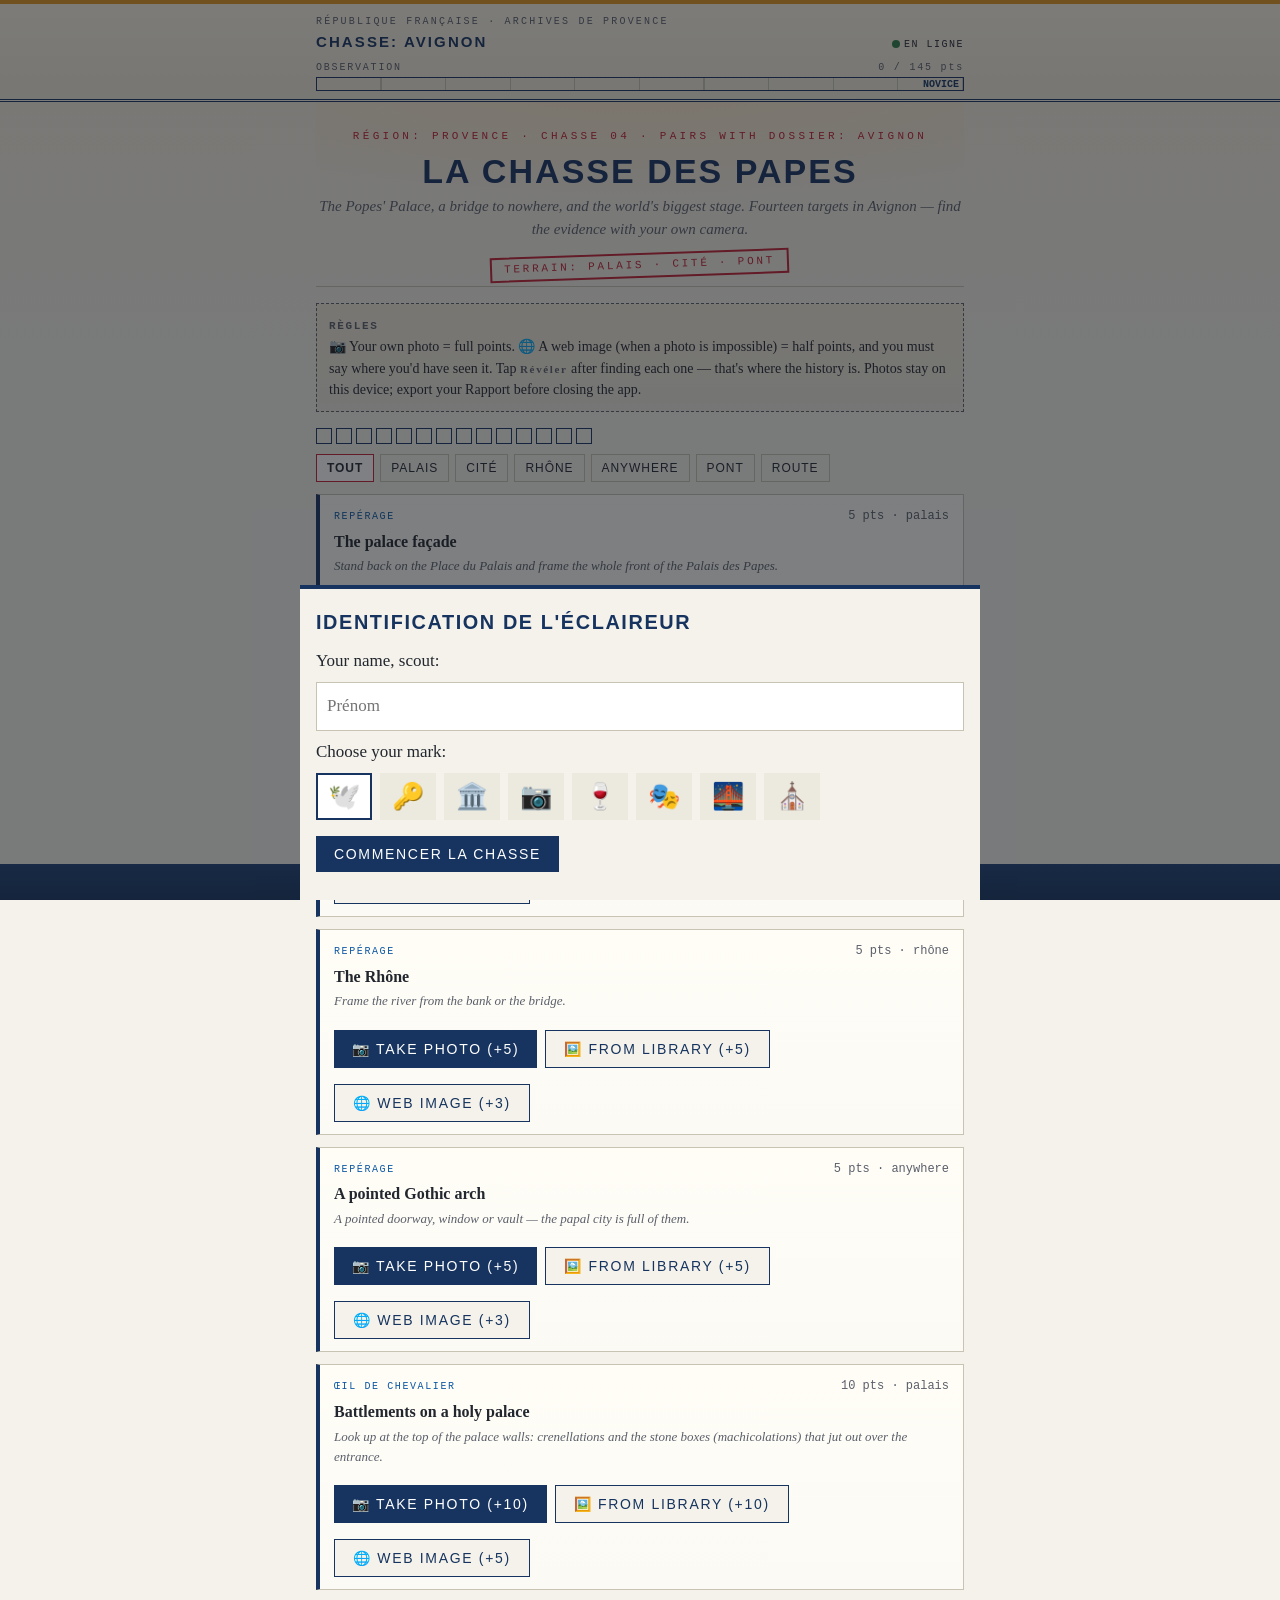
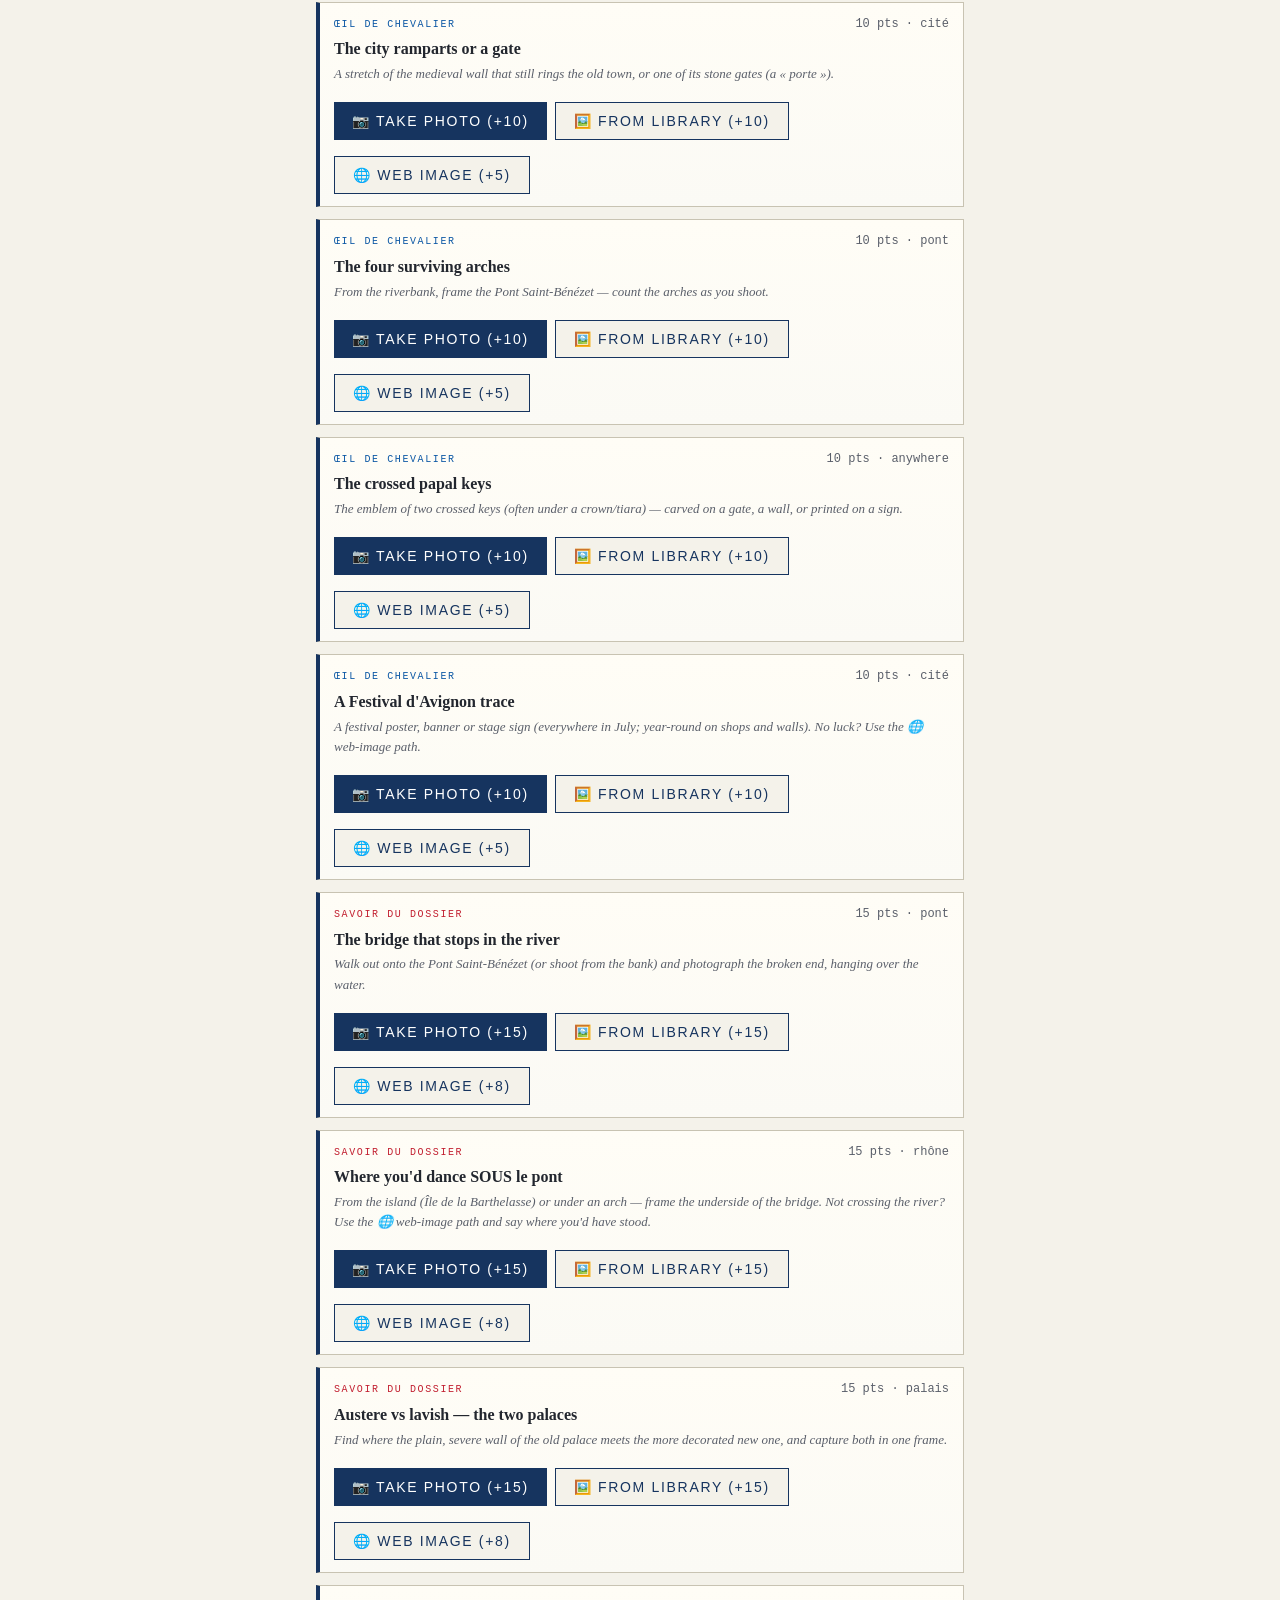
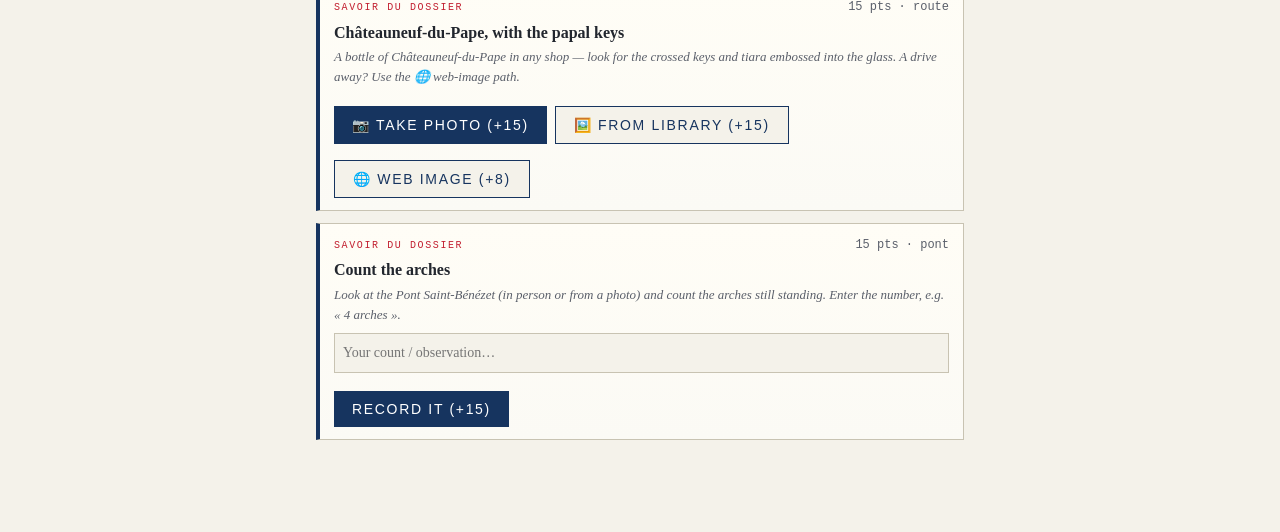
<file: docs/packs/hunt-avignon.html>
<!DOCTYPE html>
<html lang="en">
<head>
<meta charset="UTF-8">
<meta name="viewport" content="width=device-width, initial-scale=1.0">
<link rel="icon" href="data:,">
<title>Chasse: Avignon</title>
<!-- MISSION PACKS · hunt engine v1 · pairs with dossier les-baux.html
     Photos live in memory only (and in the phone's camera roll); the save code
     stores checkmarks/answers, and the exported report embeds the photos. -->
<style>

:root{
  --paper:#F4F2EA; --paper2:#ECE9DE; --ink:#22262E; --ink2:#5A5F6A;
  --navy:#16345F; --bleu:#0B57A4; --rouge:#C21F30; --amber:#E39A1D;
  --line:#C8C3B2; --ok:#2E7D46; --card:#FBFAF5;
}
*{box-sizing:border-box;margin:0;padding:0}
html{-webkit-text-size-adjust:100%}
body{
  background:var(--paper); color:var(--ink);
  font-family:Georgia,'Times New Roman',serif;
  font-size:17px; line-height:1.55;
}
.mono{font-family:'Courier New',Courier,monospace}
.hdr-face{font-family:'Arial Narrow','Helvetica Neue',Arial,sans-serif;
  text-transform:uppercase; letter-spacing:.14em; font-weight:700}
.wrap{max-width:680px;margin:0 auto;padding:0 16px 80px}

/* ---------- header / gauge ---------- */
header{
  position:sticky;top:0;z-index:50;background:var(--paper);
  border-bottom:3px double var(--navy);
}
.hd-in{max-width:680px;margin:0 auto;padding:10px 16px 8px}
.hd-top{display:flex;justify-content:space-between;align-items:baseline;gap:8px}
.hd-rf{font-size:10px;letter-spacing:.22em;color:var(--ink2)}
.hd-title{font-size:15px;color:var(--navy)}
.hd-user{font-size:12px;color:var(--ink2);white-space:nowrap}
.gauge{margin-top:7px}
.gauge-label{display:flex;justify-content:space-between;font-size:10px;
  color:var(--ink2);letter-spacing:.18em}
.gauge-bar{position:relative;height:14px;border:1.5px solid var(--navy);
  background:repeating-linear-gradient(90deg,transparent 0 9.8%,var(--line) 9.8% 10%);
  margin-top:2px}
.gauge-fill{position:absolute;left:0;top:0;bottom:0;background:var(--amber);
  width:0%;transition:width .6s ease}
.gauge-rank{position:absolute;right:4px;top:-1px;font-size:10px;color:var(--navy);font-weight:700}

/* ---------- sommaire ---------- */
.cover{padding:26px 0 8px;text-align:center;border-bottom:1px solid var(--line)}
.cover .eyebrow{font-size:11px;color:var(--rouge);letter-spacing:.3em}
.cover h1{font-family:'Arial Narrow','Helvetica Neue',Arial,sans-serif;
  text-transform:uppercase;letter-spacing:.06em;font-size:34px;line-height:1.1;
  color:var(--navy);margin:8px 0 4px}
.cover .sub{font-style:italic;color:var(--ink2);font-size:15px}
.cover .classif{display:inline-block;margin-top:12px;padding:2px 12px;
  border:2px solid var(--rouge);color:var(--rouge);font-size:11px;
  letter-spacing:.25em;transform:rotate(-2deg)}
.toc{padding:14px 0}
.toc-item{display:flex;align-items:center;gap:12px;width:100%;text-align:left;
  background:var(--card);border:1px solid var(--line);border-left:4px solid var(--navy);
  padding:12px 14px;margin:8px 0;cursor:pointer;font:inherit;color:inherit}
.toc-item:active{background:var(--paper2)}
.toc-num{font-size:10px;color:var(--ink2);letter-spacing:.15em;min-width:64px}
.toc-t{flex:1}
.toc-t b{font-family:'Arial Narrow',Arial,sans-serif;text-transform:uppercase;
  letter-spacing:.08em;color:var(--navy);font-size:15px;display:block}
.toc-t i{font-size:13px;color:var(--ink2)}
.toc-st{font-size:18px}
.toc-pts{font-size:11px;color:var(--ink2)}

/* ---------- section view ---------- */
.sec{display:none;padding-top:14px}
.sec.active{display:block}
.crumb{background:none;border:none;color:var(--bleu);font:inherit;font-size:14px;
  cursor:pointer;padding:8px 0;text-decoration:underline}
.piece-tag{font-size:11px;color:var(--rouge);letter-spacing:.25em;margin-top:4px}
.sec h2{font-family:'Arial Narrow','Helvetica Neue',Arial,sans-serif;
  text-transform:uppercase;letter-spacing:.05em;font-size:27px;color:var(--navy);
  line-height:1.15;margin:2px 0 2px}
.sec .fr-sub{font-style:italic;color:var(--ink2);margin-bottom:14px;font-size:15px}
.sec p{margin:0 0 14px}
.sec .stamped{position:relative}
.stamp{display:inline-block;border:3px solid var(--ok);color:var(--ok);
  padding:2px 14px;font-size:15px;letter-spacing:.2em;transform:rotate(-6deg);
  font-weight:700;margin:6px 0}
@media (prefers-reduced-motion:no-preference){
  .stamp{animation:slam .25s ease-out}
  @keyframes slam{from{transform:rotate(-6deg) scale(2);opacity:0}
    to{transform:rotate(-6deg) scale(1);opacity:1}}
}

/* vocab chips */
.v{border-bottom:2px dotted var(--bleu);color:var(--navy);cursor:pointer;
  font-style:italic}
.v .en{color:var(--rouge);font-style:normal;font-size:.88em}
.vocab-box{background:var(--paper2);border:1px dashed var(--ink2);padding:10px 12px;
  margin:16px 0;font-size:14px}
.vocab-box b{letter-spacing:.15em;font-size:11px;color:var(--ink2)}

/* interactive + question cards */
.card{background:var(--card);border:1px solid var(--line);padding:14px;margin:18px 0}
.card-tag{font-size:10px;letter-spacing:.22em;color:var(--bleu);margin-bottom:8px}
.card-tag.ai{color:var(--rouge)}
.qtext{font-weight:700;margin-bottom:10px}
.opt{display:block;width:100%;text-align:left;background:var(--paper);
  border:1.5px solid var(--line);padding:10px 12px;margin:6px 0;font:inherit;
  font-size:15px;cursor:pointer;color:var(--ink)}
.opt:not(:disabled):active{border-color:var(--bleu)}
.opt.right{border-color:var(--ok);background:#EAF4EC}
.opt.wrong{border-color:var(--rouge);background:#F8ECEC;opacity:.75}
.opt:disabled{cursor:default}
.expl{font-size:14px;color:var(--ink2);border-left:3px solid var(--ok);
  padding:6px 10px;margin-top:8px;background:var(--paper2)}
.pts-pop{color:var(--rouge);font-weight:700;font-size:14px;
  font-family:'Courier New',monospace}
textarea{width:100%;min-height:96px;font:inherit;font-size:15px;padding:10px;
  border:1.5px solid var(--line);background:var(--paper);color:var(--ink)}
.btn{display:inline-block;background:var(--navy);color:#fff;border:none;
  padding:10px 18px;font-family:'Arial Narrow',Arial,sans-serif;
  text-transform:uppercase;letter-spacing:.12em;font-size:14px;cursor:pointer;
  margin-top:8px}
.btn.alt{background:var(--paper);color:var(--navy);border:1.5px solid var(--navy)}
.btn.red{background:var(--rouge)}
.btn:disabled{opacity:.45;cursor:default}
button:focus-visible,.opt:focus-visible,textarea:focus-visible{
  outline:3px solid var(--amber);outline-offset:2px}
.note{font-size:13px;color:var(--ink2);font-style:italic}
.model-ans{border:1px solid var(--ok);background:#EFF6F0;padding:10px;
  font-size:14px;margin-top:8px}

/* simulator */
.sim-stats{display:flex;gap:10px;flex-wrap:wrap;font-size:13px;margin:8px 0}
.sim-stat{background:var(--paper2);padding:6px 10px;border:1px solid var(--line)}
.sim-stat b{display:block;font-size:17px;color:var(--navy)}
.sim-log{font-size:13px;max-height:120px;overflow-y:auto;border:1px solid var(--line);
  padding:8px;margin-top:8px;background:var(--paper)}
.rbar{display:flex;gap:3px;margin:8px 0;flex-wrap:wrap}
.rblock{width:22px;height:30px;border:1.5px solid var(--navy);background:var(--paper)}
.rblock.done{background:var(--amber)}
.rblock.custom{background:var(--rouge)}

/* sort game */
.chips{display:flex;flex-wrap:wrap;gap:8px;margin:10px 0}
.chip{border:1.5px solid var(--navy);background:var(--paper);padding:8px 12px;
  font:inherit;font-size:14px;cursor:pointer}
.chip:disabled{opacity:.35}
.slots{min-height:44px;border:1.5px dashed var(--ink2);padding:8px;
  display:flex;flex-wrap:wrap;gap:8px;margin:8px 0;background:var(--paper2)}
.slot-chip{border:1.5px solid var(--bleu);padding:8px 12px;font-size:14px;
  background:#fff;cursor:pointer}
.slot-chip.good{border-color:var(--ok);background:#EAF4EC}
.slot-chip.bad{border-color:var(--rouge);background:#F8ECEC}

/* bill comparator */
.bill-row{margin:10px 0}
.bill-name{font-size:12px;letter-spacing:.15em;color:var(--ink2)}
.bill-bar{height:26px;background:var(--bleu);color:#fff;display:flex;
  align-items:center;padding:0 8px;font-family:'Courier New',monospace;
  font-size:14px;min-width:70px;transition:width .3s}
.bill-bar.nj{background:var(--rouge)}
input[type=range]{width:100%;accent-color:var(--navy)}

/* outbox / footer bar */
.dock{position:fixed;bottom:0;left:0;right:0;background:var(--navy);z-index:60}
.dock-in{max-width:680px;margin:0 auto;display:flex}
.dock button{flex:1;background:none;border:none;color:#fff;padding:11px 4px;
  font-family:'Arial Narrow',Arial,sans-serif;text-transform:uppercase;
  letter-spacing:.1em;font-size:12px;cursor:pointer;border-right:1px solid rgba(255,255,255,.2)}
.dock button:last-child{border-right:none}
.badge{display:inline-block;background:var(--amber);color:var(--ink);
  border-radius:9px;font-size:11px;padding:0 6px;margin-left:4px;font-weight:700}
.net{font-size:10px;letter-spacing:.15em}
.net .dot{display:inline-block;width:8px;height:8px;border-radius:50%;
  background:var(--rouge);vertical-align:middle;margin-right:4px}
.net.on .dot{background:var(--ok)}

/* modal */
.modal{display:none;position:fixed;inset:0;background:rgba(20,24,32,.55);z-index:100}
.modal.open{display:flex;align-items:flex-end;justify-content:center}
.modal-in{background:var(--paper);width:100%;max-width:680px;max-height:86vh;
  overflow-y:auto;padding:18px 16px 28px;border-top:4px solid var(--navy)}
.modal-in h3{font-family:'Arial Narrow',Arial,sans-serif;text-transform:uppercase;
  letter-spacing:.08em;color:var(--navy);margin-bottom:10px}
.ob-item{border:1px solid var(--line);background:var(--card);padding:10px;margin:8px 0;
  font-size:14px}
.ob-q{font-weight:700}
.ob-a{font-style:italic;color:var(--ink2);margin:4px 0}
.ob-fb{border-left:3px solid var(--ok);padding:4px 8px;background:#EFF6F0;margin-top:6px}
.ob-status{font-size:11px;letter-spacing:.15em}
.setup input{width:100%;font:inherit;font-size:17px;padding:10px;
  border:1.5px solid var(--line);background:#fff;margin:8px 0}
.emoji-row{display:flex;gap:8px;flex-wrap:wrap;margin:8px 0}
.emoji-row button{font-size:26px;background:var(--paper2);border:2px solid transparent;
  padding:6px 10px;cursor:pointer}
.emoji-row button.sel{border-color:var(--navy);background:#fff}
.phrase{border-bottom:1px solid var(--line);padding:8px 0;font-size:15px}
.phrase i{color:var(--ink2);font-size:13px;display:block}
hr.rule{border:none;border-top:1px solid var(--line);margin:20px 0}
.refline{font-size:14px;margin:10px 0;word-break:break-word}
.refline a{color:var(--bleu)}

/* ---- hunt additions ---- */
.hunt-item{background:var(--card);border:1px solid var(--line);
  border-left:4px solid var(--navy);margin:12px 0;padding:12px 14px}
.hunt-item.found{border-left-color:var(--ok)}
.hi-top{display:flex;gap:10px;align-items:baseline}
.hi-tier{font-size:10px;letter-spacing:.16em;color:var(--bleu);flex:none}
.hi-tier.t3{color:var(--rouge)}
.hi-pts{margin-left:auto;font-size:12px;color:var(--ink2);flex:none}
.hi-title{font-weight:700;margin:4px 0 2px;font-size:16px}
.hi-hint{font-size:13px;color:var(--ink2);font-style:italic}
.hi-actions{display:flex;gap:8px;flex-wrap:wrap;margin-top:10px}
.hi-photo{max-width:100%;max-height:220px;border:2px solid var(--navy);
  display:block;margin:10px 0 4px}
.hi-reveal{border-left:3px solid var(--ok);background:var(--paper2);
  padding:8px 10px;margin-top:10px;font-size:14px}
.hi-reveal b:first-child{color:var(--ok);letter-spacing:.12em;font-size:11px}
.hi-cap{width:100%;font:inherit;font-size:14px;padding:8px;margin-top:8px;
  border:1.5px solid var(--line);background:var(--paper)}
.hi-url{display:none;margin-top:8px}
.hi-url.open{display:block}
.hi-url input{width:100%;font:inherit;font-size:14px;padding:8px;
  border:1.5px solid var(--line);background:var(--paper)}
.progress-strip{display:flex;gap:4px;flex-wrap:wrap;margin:10px 0}
.pdot{width:16px;height:16px;border:1.5px solid var(--navy);background:var(--paper)}
.pdot.on{background:var(--ok)}
.pdot.half{background:var(--amber)}
.filter-row{display:flex;gap:6px;flex-wrap:wrap;margin:10px 0}
.filter-row button{font-family:'Arial Narrow',Arial,sans-serif;text-transform:uppercase;
  letter-spacing:.08em;font-size:12px;padding:6px 10px;background:var(--paper);
  border:1.5px solid var(--line);cursor:pointer;color:var(--ink)}
.filter-row button.on{border-color:var(--navy);background:#fff;font-weight:700}
input[type=file]{display:none}
.toast{position:fixed;left:50%;bottom:64px;transform:translateX(-50%);
  background:var(--navy);color:#fff;padding:10px 16px;font-size:14px;z-index:200;
  max-width:92%;text-align:center;box-shadow:0 3px 10px rgba(0,0,0,.3);
  opacity:0;transition:opacity .3s}
.toast.show{opacity:1}
.saveflag{font-size:11px;letter-spacing:.12em;color:var(--ink2);margin-top:6px}


/* ---- colour pass ---- */
body{background:linear-gradient(180deg,#F7EEDB 0,#F4F2EA 360px) no-repeat, var(--paper);background-attachment:fixed}
header{background:linear-gradient(180deg,#FCF5E6,#F1EBDA);border-top:4px solid var(--amber)}
.cover{background:radial-gradient(135% 100% at 50% -12%,#FBE6C8 0,rgba(251,230,200,0) 64%)}
.vocab-box{background:linear-gradient(180deg,#F3EAD6,#ECE9DE)}
.dock{background:linear-gradient(180deg,#1d4074,#16345F)}
.gauge-fill{background:linear-gradient(90deg,#E39A1D,#C21F30)}
.hunt-item{background:linear-gradient(180deg,#FFFDF6,#FBFAF5)}
.filter-row button.on{background:#fff;border-color:var(--rouge)}
</style>
</head>
<body>
<header>
  <div class="hd-in">
    <div class="hd-top">
      <span class="hd-rf mono">RÉPUBLIQUE FRANÇAISE · ARCHIVES DE PROVENCE</span>
      <span class="hd-user mono" id="hdUser"></span>
    </div>
    <div class="hd-top">
      <span class="hd-title hdr-face">Chasse: Avignon</span>
      <span class="net mono" id="netInd"><span class="dot"></span>HORS LIGNE</span>
    </div>
    <div class="gauge">
      <div class="gauge-label mono"><span>OBSERVATION</span><span id="ptsLbl">0 pts</span></div>
      <div class="gauge-bar"><div class="gauge-fill" id="gaugeFill"></div>
        <span class="gauge-rank mono" id="rankLbl"></span></div>
    </div>
  </div>
</header>

<div class="wrap">
  <div class="cover">
    <div class="eyebrow mono">RÉGION: PROVENCE · CHASSE 04 · PAIRS WITH DOSSIER: AVIGNON</div>
    <h1>La Chasse des Papes</h1>
    <div class="sub">The Popes' Palace, a bridge to nowhere, and the world's biggest stage. Fourteen targets in Avignon — find the evidence with your own camera.</div>
    <div class="classif mono">TERRAIN: PALAIS · CITÉ · PONT</div>
  </div>

  <div class="vocab-box">
    <b class="mono">RÈGLES</b><br>
    <span style="font-size:14px">📷 Your own photo = full points. 🌐 A web image (when a photo is impossible) = half points, and you must say where you'd have seen it. Tap <b>Révéler</b> after finding each one — that's where the history is. Photos stay on this device; export your Rapport before closing the app.</span>
  </div>

  <div class="progress-strip" id="pstrip"></div>
  <div class="filter-row" id="filters"></div>
  <div id="huntList"></div>
</div>

<div class="dock">
  <div class="dock-in">
    <button id="dockTop">↑ Haut</button>
    <button id="dockSave">Sauvegarde</button>
    <button id="dockReport">Rapport</button>
  </div>
</div>

<div class="modal" id="modal"><div class="modal-in" id="modalIn"></div></div>

<script id="pack">
const HUNT = {
meta:{id:"hunt-avignon",region:"Provence",pairs:"avignon",
  ranks:[[0,"NOVICE"],[55,"PÈLERIN·E"],[100,"ŒIL DU LÉGAT"],[135,"GARDIEN·NE DU PALAIS"]]},
tiers:{1:["REPÉRAGE",5],2:["ŒIL DE CHEVALIER",10],3:["SAVOIR DU DOSSIER",15]},
items:[
{id:"facade",tier:1,zone:"palais",title:"The palace façade",
 hint:"Stand back on the Place du Palais and frame the whole front of the Palais des Papes.",
 reveal:"The largest Gothic palace in the world — about 15,000 m², four cathedrals of floor space, built in under 20 years. Part cathedral, part castle, part head office of Christendom. Pièce N°2."},
{id:"horloge",tier:1,zone:"cité",title:"Place de l'Horloge",
 hint:"The main café square with the carousel and the town hall — grab a wide shot.",
 reveal:"The living room of the old papal city, still its social heart. Under the square lie remains of the Roman forum — Avignon, like Arles, keeps living on top of itself. Pièce N°1."},
{id:"rhone",tier:1,zone:"rhône",title:"The Rhône",
 hint:"Frame the river from the bank or the bridge.",
 reveal:"The same great river that runs past Arles — it made Avignon a crossroads and then spent centuries tearing its bridge down. Water built this city and water humbled it. Pièce N°6."},
{id:"gothic",tier:1,zone:"anywhere",title:"A pointed Gothic arch",
 hint:"A pointed doorway, window or vault — the papal city is full of them.",
 reveal:"The pointed arch is the signature of Gothic building: it carries weight upward so walls can be thinner and windows taller. The whole papal city was raised in this then-modern style, fast and on purpose. Pièce N°2."},
{id:"machico",tier:2,zone:"palais",title:"Battlements on a holy palace",
 hint:"Look up at the top of the palace walls: crenellations and the stone boxes (machicolations) that jut out over the entrance.",
 reveal:"Machicolations let defenders drop things on attackers below. Why does God's palace need them? Because a pope away from Rome had real enemies — and power that isn't certain has to look unbreakable. Pièce N°2."},
{id:"rampart",tier:2,zone:"cité",title:"The city ramparts or a gate",
 hint:"A stretch of the medieval wall that still rings the old town, or one of its stone gates (a « porte »).",
 reveal:"The popes walled their whole city — kilometres of ramparts still standing, one of the best-preserved medieval enclosures in France. A town that felt it needed protecting had good reasons. Pièce N°2."},
{id:"arches4",tier:2,zone:"pont",title:"The four surviving arches",
 hint:"From the riverbank, frame the Pont Saint-Bénézet — count the arches as you shoot.",
 reveal:"Four. That's what's left of an original twenty-two. Hold that number for your census below — it's the whole story of the bridge in one figure. Pièce N°6."},
{id:"keys",tier:2,zone:"anywhere",title:"The crossed papal keys",
 hint:"The emblem of two crossed keys (often under a crown/tiara) — carved on a gate, a wall, or printed on a sign.",
 reveal:"The keys of Saint Peter — the power to 'bind and loose,' to forgive or condemn. Stamped all over Avignon, they are a logo of authority, the medieval version of a brand on everything the papacy owned. Pièce N°3."},
{id:"festival",tier:2,zone:"cité",title:"A Festival d'Avignon trace",
 hint:"A festival poster, banner or stage sign (everywhere in July; year-round on shops and walls). No luck? Use the 🌐 web-image path.",
 reveal:"Every July the palace's great courtyard — built to overawe Christendom — becomes the main stage of one of the world's biggest theatre festivals (since 1947). A fortress of power now performs power for audiences who go home. Pièce N°6."},
{id:"bridgeend",tier:3,zone:"pont",title:"The bridge that stops in the river",
 hint:"Walk out onto the Pont Saint-Bénézet (or shoot from the bank) and photograph the broken end, hanging over the water.",
 reveal:"A world-famous bridge that goes nowhere. The Rhône smashed it again and again; after the flood of 1668 the town gave up. The most sung-about bridge on Earth is a beautiful dead end — a fact the cheerful song never mentions. Pièce N°6."},
{id:"souspont",tier:3,zone:"rhône",title:"Where you'd dance SOUS le pont",
 hint:"From the island (Île de la Barthelasse) or under an arch — frame the underside of the bridge. Not crossing the river? Use the 🌐 web-image path and say where you'd have stood.",
 reveal:"« Sur le pont d'Avignon » is almost certainly wrong: the bridge was too narrow to dance on, so people danced SOUS le pont — under it, on the island. You just photographed the correction to a song the whole world sings. Pièce N°6."},
{id:"twopalaces",tier:3,zone:"palais",title:"Austere vs lavish — the two palaces",
 hint:"Find where the plain, severe wall of the old palace meets the more decorated new one, and capture both in one frame.",
 reveal:"Two popes, two personalities in one building: Benedict XII the ex-monk built the bare Palais Vieux; Clement VI the luxury-loving prince added the ornate Palais Neuf. 'The Church' wasn't one thing — it was particular people making particular choices. Pièce N°2."},
{id:"chateauneuf",tier:3,zone:"route",title:"Châteauneuf-du-Pape, with the papal keys",
 hint:"A bottle of Châteauneuf-du-Pape in any shop — look for the crossed keys and tiara embossed into the glass. A drive away? Use the 🌐 web-image path.",
 reveal:"« The pope's new castle » — the summer residence and vineyard of the Avignon popes, still named after them 700 years on, the keys pressed right into the glass. Provence guards its terroir like treasure (recall the AOP olive oil of Les Baux). Pièce N°3."},
{id:"census",tier:3,zone:"pont",obs:true,title:"Count the arches",
 hint:"Look at the Pont Saint-Bénézet (in person or from a photo) and count the arches still standing. Enter the number, e.g. « 4 arches ».",
 reveal:"Four — out of the original twenty-two. Your count is primary-source evidence for Pièce N°6: a monument the world remembers as whole is, in fact, four-fifths gone. What else that 'everyone knows' would fall apart if you actually counted? Keep the number for the media-literacy brief."}
]};
</script>
<script id="engine">
const S={profile:null,pts:0,items:{}}; // items[id]={mode:'photo'|'web',pts,cap,url,dataUrl?}

/* ---- local persistence (photos stored per-item to survive quota limits) ---- */
const STORE=(()=>{
  let ok=false;
  try{localStorage.setItem("__mp","1");localStorage.removeItem("__mp");ok=true;}catch(e){ok=false;}
  const K="missionpack:"+HUNT.meta.id, P=K+":photo:";
  return{ok,K,P,
    save(o){if(!ok)return false;try{localStorage.setItem(K,JSON.stringify(o));return true;}catch(e){return false;}},
    load(){if(!ok)return null;try{return JSON.parse(localStorage.getItem(K)||"null");}catch(e){return null;}},
    savePhoto(id,d){if(!ok)return false;try{localStorage.setItem(P+id,d);return true;}catch(e){return false;}},
    loadPhoto(id){if(!ok)return null;try{return localStorage.getItem(P+id);}catch(e){return null;}},
    clear(){if(!ok)return;try{
      Object.keys(localStorage).filter(k=>k.startsWith(K)).forEach(k=>localStorage.removeItem(k));
    }catch(e){}}};
})();
let wiped=false;
function persist(){
  if(!STORE.ok||wiped)return;
  const slim={profile:S.profile,pts:S.pts,items:{}};
  slim.pack=HUNT.meta.id;
  for(const k in S.items){const{dataUrl,...rest}=S.items[k];slim.items[k]=rest;}
  STORE.save(slim);
}
addEventListener("visibilitychange",()=>{if(document.hidden)persist();});
addEventListener("pagehide",persist);
function toast(msg){
  const t=document.createElement("div");t.className="toast";t.textContent=msg;
  document.body.appendChild(t);requestAnimationFrame(()=>t.classList.add("show"));
  setTimeout(()=>{t.classList.remove("show");setTimeout(()=>t.remove(),350);},3200);
}

const $=id=>document.getElementById(id);
const esc=t=>(t||"").replace(/&/g,"&amp;").replace(/</g,"&lt;").replace(/>/g,"&gt;");

function rank(){let r=HUNT.meta.ranks[0][1];
  for(const[m,n]of HUNT.meta.ranks)if(S.pts>=m)r=n;return r;}
function renderGauge(){
  const max=HUNT.items.reduce((a,i)=>a+HUNT.tiers[i.tier][1],0);
  $("ptsLbl").textContent=S.pts+" / "+max+" pts";
  $("gaugeFill").style.width=Math.min(100,S.pts/max*100)+"%";
  $("rankLbl").textContent=rank();
  $("pstrip").innerHTML=HUNT.items.map(i=>{
    const st=S.items[i.id];
    return `<div class="pdot ${st?(st.mode==="web"?"half":"on"):""}" title="${esc(i.title)}"></div>`;
  }).join("");
}

let filter="all";
function renderList(){
  const host=$("huntList");host.innerHTML="";
  const zones=["all",...new Set(HUNT.items.map(i=>i.zone))];
  $("filters").innerHTML="";
  zones.forEach(z=>{const b=document.createElement("button");
    b.textContent=z==="all"?"tout":z;b.classList.toggle("on",filter===z);
    b.onclick=()=>{filter=z;renderList();};$("filters").appendChild(b);});
  HUNT.items.filter(i=>filter==="all"||i.zone===filter).forEach(item=>{
    const[tn,tp]=HUNT.tiers[item.tier];
    const st=S.items[item.id];
    const el=document.createElement("div");
    el.className="hunt-item"+(st?" found":"");
    el.innerHTML=`<div class="hi-top">
        <span class="hi-tier mono ${item.tier===3?"t3":""}">${tn}</span>
        <span class="hi-pts mono">${tp} pts · ${item.zone}</span></div>
      <div class="hi-title">${st?"✔ ":""}${esc(item.title)}</div>
      <div class="hi-hint">${esc(item.hint)}</div>
      <div class="hi-body"></div>`;
    const body=el.querySelector(".hi-body");
    if(st) renderFound(item,st,body); else renderOpen(item,body,tp);
    host.appendChild(el);
  });
  renderGauge();
}

function renderOpen(item,body,tp){
  if(item.obs){
    body.innerHTML=`<input class="hi-cap" placeholder="Your count / observation…">
      <div class="hi-actions"><button class="btn">Record it (+${tp})</button></div>`;
    body.querySelector(".btn").onclick=()=>{
      const v=body.querySelector("input").value.trim();
      if(v.length<3)return alert("Enter your observation first.");
      complete(item,{mode:"photo",pts:tp,cap:v});
    };
    return;
  }
  body.innerHTML=`
    <div class="hi-actions">
      <button class="btn" data-a="cam">📷 Take photo (+${tp})</button>
      <button class="btn alt" data-a="lib">🖼️ From library (+${tp})</button>
      <button class="btn alt" data-a="web">🌐 Web image (+${Math.ceil(tp/2)})</button>
    </div>
    <input type="file" class="cam-in" accept="image/*" capture="environment">
    <input type="file" class="lib-in" accept="image/*">
    <div class="hi-url"><input placeholder="Paste image URL…">
      <input placeholder="Where would you have seen this in person?" style="margin-top:6px">
      <button class="btn" style="margin-top:6px">Submit for half points</button></div>`;
  const camIn=body.querySelector(".cam-in"), libIn=body.querySelector(".lib-in");
  body.querySelector('[data-a="cam"]').onclick=()=>camIn.click();
  body.querySelector('[data-a="lib"]').onclick=()=>libIn.click();
  const usePhoto=(inp)=>{
    const f=inp.files[0];if(!f)return;
    const r=new FileReader();
    r.onload=()=>{
      // downscale for the report so exports stay a sane size
      const img=new Image();
      img.onload=()=>{
        const c=document.createElement("canvas");
        const sc=Math.min(1,760/Math.max(img.width,img.height));
        c.width=img.width*sc;c.height=img.height*sc;
        c.getContext("2d").drawImage(img,0,0,c.width,c.height);
        complete(item,{mode:"photo",pts:tp,dataUrl:c.toDataURL("image/jpeg",.72)});
      };
      img.src=r.result;
    };
    r.readAsDataURL(f);
  };
  camIn.onchange=()=>usePhoto(camIn);
  libIn.onchange=()=>usePhoto(libIn);
  body.querySelector('[data-a="web"]').onclick=()=>
    body.querySelector(".hi-url").classList.add("open");
  body.querySelector(".hi-url .btn").onclick=()=>{
    const[u,w]=body.querySelectorAll(".hi-url input");
    if(!u.value.trim().startsWith("http"))return alert("Paste a full image URL (https://…)");
    if(w.value.trim().length<8)return alert("Say where you'd have seen it — that's the deal.");
    complete(item,{mode:"web",pts:Math.ceil(tp/2),url:u.value.trim(),cap:w.value.trim()});
  };
}

function renderFound(item,st,body){
  body.innerHTML=`
    ${st.dataUrl?`<img class="hi-photo" src="${st.dataUrl}" alt="">`:""}
    ${st.mode==="web"?`<div class="note">🌐 web image (half points): ${esc(st.url)}</div>`:""}
    ${item.obs?`<div class="note">Recorded: « ${esc(st.cap)} »</div>`:""}
    ${!item.obs?`<input class="hi-cap" placeholder="Caption for your report (optional)…" value="${esc(st.cap&&st.mode!=="web"?st.cap:"")}">`:""}
    <div class="hi-actions"><button class="btn alt">Révéler l'histoire</button></div>
    <div class="hi-reveal" style="display:none"><b>CE QUE VOUS AVEZ TROUVÉ · </b>${esc(item.reveal)}</div>`;
  const cap=body.querySelector(".hi-cap");
  if(cap)cap.onchange=()=>{st.cap=cap.value;};
  body.querySelector(".btn").onclick=function(){
    body.querySelector(".hi-reveal").style.display="block";this.style.display="none";
  };
}

function complete(item,st){
  S.items[item.id]=st;S.pts+=st.pts;
  if(st.dataUrl){
    if(!STORE.savePhoto(item.id,st.dataUrl)){
      st.photoUnsaved=true;
      toast("Photo kept for now, but device storage is full — export your Rapport today.");
    }
  }
  persist();
  renderList();
  // auto-open the reveal on completion
  setTimeout(()=>{
    const els=[...document.querySelectorAll(".hunt-item")];
    const el=els.find(e=>e.querySelector(".hi-title")?.textContent.includes(item.title));
    if(el){el.scrollIntoView({block:"center"});
      const b=el.querySelector(".hi-actions .btn");if(b)b.click();}
  },80);
}

/* save code: excludes photo data (too large) — keeps checkmarks, points, captions */
function openSave(){
  const slim={profile:S.profile,pts:S.pts,items:{}};
  slim.pack=HUNT.meta.id;
  for(const k in S.items){const{dataUrl,...rest}=S.items[k];slim.items[k]=rest;}
  const code=btoa(unescape(encodeURIComponent(JSON.stringify(slim))));
  $("modalIn").innerHTML=`<h3>Code de Sauvegarde</h3>
  <p class="note">Saves your checkmarks, points and captions — NOT the photos (those are in your camera roll; export the Rapport today to keep them together).</p>
  <textarea id="saveCode" class="mono" style="width:100%;min-height:110px">${code}</textarea>
  <button class="btn" id="copyBtn">Copy</button>
  <button class="btn alt" id="loadBtn">Load pasted code</button>
  <button class="btn alt" onclick="closeModal()">Close</button>
  <hr class="rule">
  <p class="saveflag mono">${STORE.ok?"✔ AUTO-SAVE ACTIVE ON THIS DEVICE":"⚠ AUTO-SAVE UNAVAILABLE HERE — KEEP THE CODE ABOVE"}</p>
  <p class="note">Finds, points and photos save automatically on this device. The code moves your finds (not photos) to another device.</p>
  <button class="btn red" id="resetBtn">Start over (erase progress)</button>
  <p class="note" id="saveMsg"></p>`;
  $("modal").classList.add("open");
  $("copyBtn").onclick=async()=>{try{await navigator.clipboard.writeText($("saveCode").value);
    $("saveMsg").textContent="Copied.";}catch(e){$("saveMsg").textContent="Copy manually.";}};
  $("resetBtn").onclick=()=>{
    if(!confirm("Erase all finds and photos on this device and start over?"))return;
    wiped=true;STORE.clear();location.reload();
  };
  $("loadBtn").onclick=()=>{try{
    const o=JSON.parse(decodeURIComponent(escape(atob($("saveCode").value.trim()))));
    // merge: photos already in memory survive a code load
    for(const k in o.items||{}){
      if(S.items[k]&&S.items[k].dataUrl) o.items[k].dataUrl=S.items[k].dataUrl;
    }
    S.profile=o.profile||S.profile;S.items=o.items||S.items;
    S.pts=Object.values(S.items).reduce((a,i)=>a+(i.pts||0),0);
    if(S.profile)$("hdUser").textContent=(S.profile.emoji||"")+" "+(S.profile.name||"");
    persist();renderList();closeModal();
  }catch(e){$("saveMsg").textContent="Code didn't parse.";}};
}
function closeModal(){$("modal").classList.remove("open");}

function openReport(){
  const p=S.profile||{name:"Agent",emoji:"🕊️"};
  const rows=HUNT.items.map(i=>{
    const st=S.items[i.id];if(!st)return"";
    return `<div style="border:1px solid #999;padding:12px;margin:12px 0;page-break-inside:avoid">
      <b>${esc(i.title)}</b> <span style="color:#666">(${st.pts} pts${st.mode==="web"?" · web image":""})</span>
      ${st.dataUrl?`<br><img src="${st.dataUrl}" style="max-width:100%;max-height:340px;border:2px solid #16345F;margin:8px 0">`:""}
      ${st.cap?`<p><i>« ${esc(st.cap)} »</i></p>`:""}
      ${st.url?`<p style="font-size:12px;color:#666">${esc(st.url)}</p>`:""}
      <p style="font-size:14px">${esc(i.reveal)}</p></div>`;
  }).join("")||"<p>No finds recorded.</p>";
  const html=`<!DOCTYPE html><html><head><meta charset="UTF-8"><title>Chasse — ${esc(p.name)}</title>
  <style>body{font-family:Georgia,serif;max-width:640px;margin:24px auto;padding:0 16px;color:#22262E;background:#F4F2EA}
  h1{font-family:'Arial Narrow',Arial,sans-serif;text-transform:uppercase;color:#16345F}
  .stamp{border:3px solid #2E7D46;color:#2E7D46;display:inline-block;padding:2px 14px;transform:rotate(-4deg);font-weight:700}</style>
  </head><body>
  <p style="letter-spacing:.2em;font-size:11px">ARCHIVES DE PROVENCE · RAPPORT DE CHASSE</p>
  <h1>${p.emoji} ${esc(p.name)} — Avignon</h1>
  <p><span class="stamp">${rank()} · ${S.pts} PTS · ${Object.keys(S.items).length}/${HUNT.items.length} TROUVÉS</span></p>
  ${rows}
  <p style="font-size:12px;color:#666">Generated ${new Date().toLocaleDateString()} · Mission Packs · pairs with Dossier: Avignon</p>
  </body></html>`;
  const blob=new Blob([html],{type:"text/html"});
  const a=document.createElement("a");a.href=URL.createObjectURL(blob);
  a.download=`chasse-${(p.name||"agent").toLowerCase().replace(/\s+/g,"-")}.html`;a.click();
}

function netUpdate(){const on=navigator.onLine,el=$("netInd");
  el.classList.toggle("on",on);
  el.innerHTML=`<span class="dot"></span>${on?"EN LIGNE":"HORS LIGNE"}`;}
addEventListener("online",netUpdate);addEventListener("offline",netUpdate);

function setup(){
  $("modalIn").innerHTML=`<h3>Identification de l'éclaireur</h3>
  <div class="setup"><p>Your name, scout:</p>
  <input id="pname" maxlength="20" placeholder="Prénom">
  <p>Choose your mark:</p><div class="emoji-row" id="emos"></div>
  <button class="btn" id="goBtn">Commencer la chasse</button></div>`;
  let emoji="🕊️";
  ["🕊️","🔑","🏛️","📷","🍷","🎭","🌉","⛪"].forEach(e=>{
    const b=document.createElement("button");b.textContent=e;
    if(e===emoji)b.classList.add("sel");
    b.onclick=()=>{emoji=e;$("emos").querySelectorAll("button").forEach(x=>x.classList.remove("sel"));b.classList.add("sel");};
    $("emos").appendChild(b);});
  $("modal").classList.add("open");
  $("goBtn").onclick=()=>{S.profile={name:$("pname").value.trim()||"Éclaireur",emoji};
    $("hdUser").textContent=emoji+" "+S.profile.name;persist();closeModal();};
}

$("dockTop").onclick=()=>window.scrollTo({top:0,behavior:"smooth"});
$("dockSave").onclick=openSave;
$("dockReport").onclick=openReport;
$("modal").onclick=e=>{if(e.target.id==="modal")closeModal();};
(function boot(){
  const saved=STORE.load();
  if(saved&&saved.profile){
    S.profile=saved.profile;S.items=saved.items||{};
    for(const id in S.items){
      const d=STORE.loadPhoto(id);
      if(d)S.items[id].dataUrl=d;
    }
    S.pts=Object.values(S.items).reduce((a,i)=>a+(i.pts||0),0);
    $("hdUser").textContent=(S.profile.emoji||"")+" "+(S.profile.name||"");
    renderList();netUpdate();
    toast("Bon retour, "+(S.profile.name||"")+" — "+Object.keys(S.items).length+" finds restored");
  } else {
    renderList();netUpdate();setup();
  }
})();
</script>
</body>
</html>
</file>
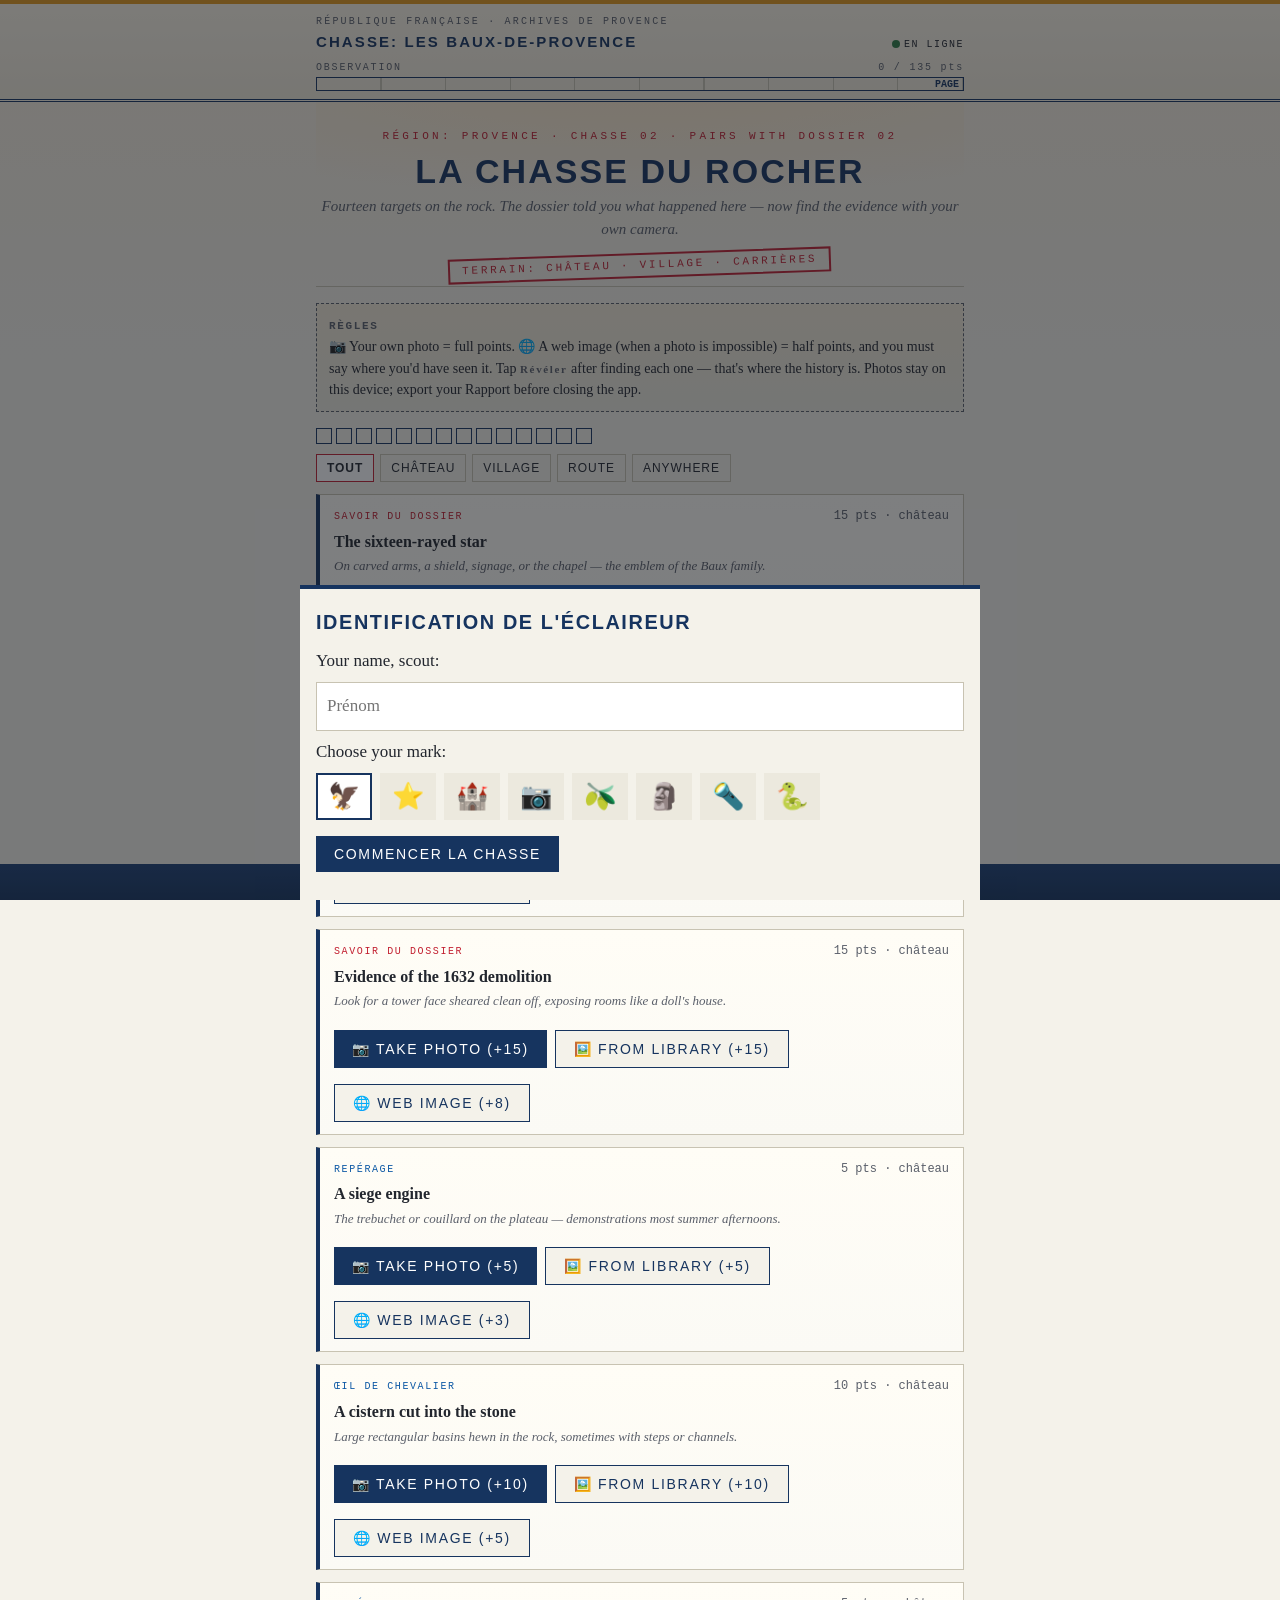
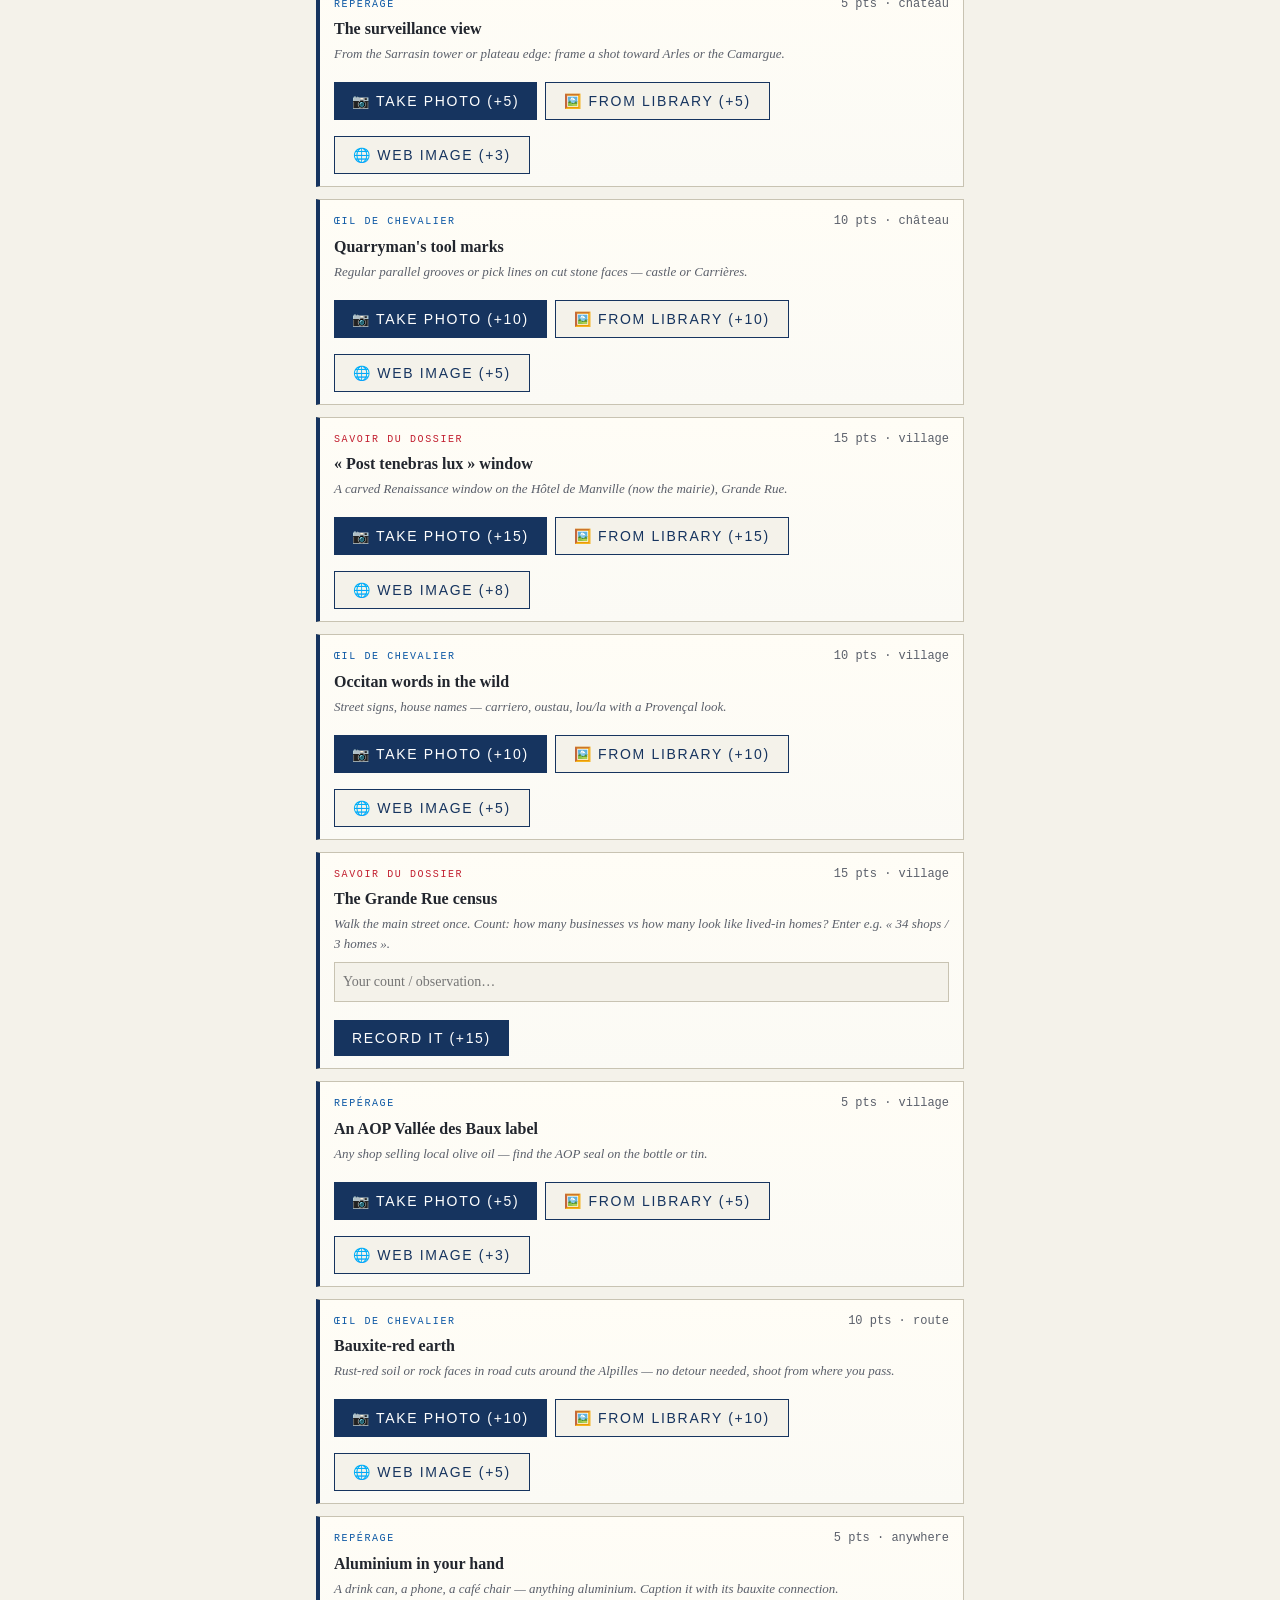
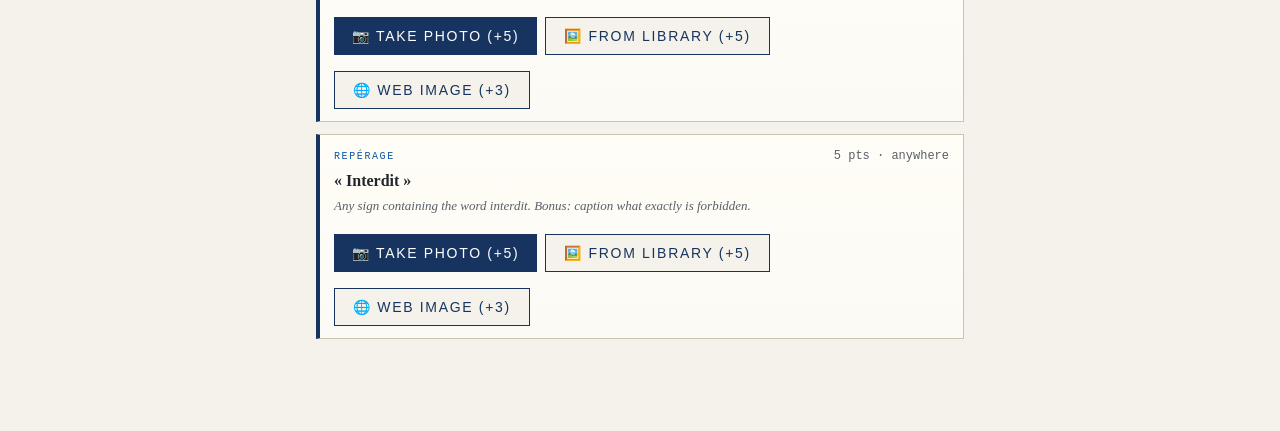
<file: docs/packs/hunt-les-baux.html>
<!DOCTYPE html>
<html lang="en">
<head>
<meta charset="UTF-8">
<meta name="viewport" content="width=device-width, initial-scale=1.0">
<title>Chasse: Les Baux-de-Provence</title>
<!-- MISSION PACKS · hunt engine v1 · pairs with dossier les-baux.html
     Photos live in memory only (and in the phone's camera roll); the save code
     stores checkmarks/answers, and the exported report embeds the photos. -->
<style>

:root{
  --paper:#F4F2EA; --paper2:#ECE9DE; --ink:#22262E; --ink2:#5A5F6A;
  --navy:#16345F; --bleu:#0B57A4; --rouge:#C21F30; --amber:#E39A1D;
  --line:#C8C3B2; --ok:#2E7D46; --card:#FBFAF5;
}
*{box-sizing:border-box;margin:0;padding:0}
html{-webkit-text-size-adjust:100%}
body{
  background:var(--paper); color:var(--ink);
  font-family:Georgia,'Times New Roman',serif;
  font-size:17px; line-height:1.55;
}
.mono{font-family:'Courier New',Courier,monospace}
.hdr-face{font-family:'Arial Narrow','Helvetica Neue',Arial,sans-serif;
  text-transform:uppercase; letter-spacing:.14em; font-weight:700}
.wrap{max-width:680px;margin:0 auto;padding:0 16px 80px}

/* ---------- header / gauge ---------- */
header{
  position:sticky;top:0;z-index:50;background:var(--paper);
  border-bottom:3px double var(--navy);
}
.hd-in{max-width:680px;margin:0 auto;padding:10px 16px 8px}
.hd-top{display:flex;justify-content:space-between;align-items:baseline;gap:8px}
.hd-rf{font-size:10px;letter-spacing:.22em;color:var(--ink2)}
.hd-title{font-size:15px;color:var(--navy)}
.hd-user{font-size:12px;color:var(--ink2);white-space:nowrap}
.gauge{margin-top:7px}
.gauge-label{display:flex;justify-content:space-between;font-size:10px;
  color:var(--ink2);letter-spacing:.18em}
.gauge-bar{position:relative;height:14px;border:1.5px solid var(--navy);
  background:repeating-linear-gradient(90deg,transparent 0 9.8%,var(--line) 9.8% 10%);
  margin-top:2px}
.gauge-fill{position:absolute;left:0;top:0;bottom:0;background:var(--amber);
  width:0%;transition:width .6s ease}
.gauge-rank{position:absolute;right:4px;top:-1px;font-size:10px;color:var(--navy);font-weight:700}

/* ---------- sommaire ---------- */
.cover{padding:26px 0 8px;text-align:center;border-bottom:1px solid var(--line)}
.cover .eyebrow{font-size:11px;color:var(--rouge);letter-spacing:.3em}
.cover h1{font-family:'Arial Narrow','Helvetica Neue',Arial,sans-serif;
  text-transform:uppercase;letter-spacing:.06em;font-size:34px;line-height:1.1;
  color:var(--navy);margin:8px 0 4px}
.cover .sub{font-style:italic;color:var(--ink2);font-size:15px}
.cover .classif{display:inline-block;margin-top:12px;padding:2px 12px;
  border:2px solid var(--rouge);color:var(--rouge);font-size:11px;
  letter-spacing:.25em;transform:rotate(-2deg)}
.toc{padding:14px 0}
.toc-item{display:flex;align-items:center;gap:12px;width:100%;text-align:left;
  background:var(--card);border:1px solid var(--line);border-left:4px solid var(--navy);
  padding:12px 14px;margin:8px 0;cursor:pointer;font:inherit;color:inherit}
.toc-item:active{background:var(--paper2)}
.toc-num{font-size:10px;color:var(--ink2);letter-spacing:.15em;min-width:64px}
.toc-t{flex:1}
.toc-t b{font-family:'Arial Narrow',Arial,sans-serif;text-transform:uppercase;
  letter-spacing:.08em;color:var(--navy);font-size:15px;display:block}
.toc-t i{font-size:13px;color:var(--ink2)}
.toc-st{font-size:18px}
.toc-pts{font-size:11px;color:var(--ink2)}

/* ---------- section view ---------- */
.sec{display:none;padding-top:14px}
.sec.active{display:block}
.crumb{background:none;border:none;color:var(--bleu);font:inherit;font-size:14px;
  cursor:pointer;padding:8px 0;text-decoration:underline}
.piece-tag{font-size:11px;color:var(--rouge);letter-spacing:.25em;margin-top:4px}
.sec h2{font-family:'Arial Narrow','Helvetica Neue',Arial,sans-serif;
  text-transform:uppercase;letter-spacing:.05em;font-size:27px;color:var(--navy);
  line-height:1.15;margin:2px 0 2px}
.sec .fr-sub{font-style:italic;color:var(--ink2);margin-bottom:14px;font-size:15px}
.sec p{margin:0 0 14px}
.sec .stamped{position:relative}
.stamp{display:inline-block;border:3px solid var(--ok);color:var(--ok);
  padding:2px 14px;font-size:15px;letter-spacing:.2em;transform:rotate(-6deg);
  font-weight:700;margin:6px 0}
@media (prefers-reduced-motion:no-preference){
  .stamp{animation:slam .25s ease-out}
  @keyframes slam{from{transform:rotate(-6deg) scale(2);opacity:0}
    to{transform:rotate(-6deg) scale(1);opacity:1}}
}

/* vocab chips */
.v{border-bottom:2px dotted var(--bleu);color:var(--navy);cursor:pointer;
  font-style:italic}
.v .en{color:var(--rouge);font-style:normal;font-size:.88em}
.vocab-box{background:var(--paper2);border:1px dashed var(--ink2);padding:10px 12px;
  margin:16px 0;font-size:14px}
.vocab-box b{letter-spacing:.15em;font-size:11px;color:var(--ink2)}

/* interactive + question cards */
.card{background:var(--card);border:1px solid var(--line);padding:14px;margin:18px 0}
.card-tag{font-size:10px;letter-spacing:.22em;color:var(--bleu);margin-bottom:8px}
.card-tag.ai{color:var(--rouge)}
.qtext{font-weight:700;margin-bottom:10px}
.opt{display:block;width:100%;text-align:left;background:var(--paper);
  border:1.5px solid var(--line);padding:10px 12px;margin:6px 0;font:inherit;
  font-size:15px;cursor:pointer;color:var(--ink)}
.opt:not(:disabled):active{border-color:var(--bleu)}
.opt.right{border-color:var(--ok);background:#EAF4EC}
.opt.wrong{border-color:var(--rouge);background:#F8ECEC;opacity:.75}
.opt:disabled{cursor:default}
.expl{font-size:14px;color:var(--ink2);border-left:3px solid var(--ok);
  padding:6px 10px;margin-top:8px;background:var(--paper2)}
.pts-pop{color:var(--rouge);font-weight:700;font-size:14px;
  font-family:'Courier New',monospace}
textarea{width:100%;min-height:96px;font:inherit;font-size:15px;padding:10px;
  border:1.5px solid var(--line);background:var(--paper);color:var(--ink)}
.btn{display:inline-block;background:var(--navy);color:#fff;border:none;
  padding:10px 18px;font-family:'Arial Narrow',Arial,sans-serif;
  text-transform:uppercase;letter-spacing:.12em;font-size:14px;cursor:pointer;
  margin-top:8px}
.btn.alt{background:var(--paper);color:var(--navy);border:1.5px solid var(--navy)}
.btn.red{background:var(--rouge)}
.btn:disabled{opacity:.45;cursor:default}
button:focus-visible,.opt:focus-visible,textarea:focus-visible{
  outline:3px solid var(--amber);outline-offset:2px}
.note{font-size:13px;color:var(--ink2);font-style:italic}
.model-ans{border:1px solid var(--ok);background:#EFF6F0;padding:10px;
  font-size:14px;margin-top:8px}

/* simulator */
.sim-stats{display:flex;gap:10px;flex-wrap:wrap;font-size:13px;margin:8px 0}
.sim-stat{background:var(--paper2);padding:6px 10px;border:1px solid var(--line)}
.sim-stat b{display:block;font-size:17px;color:var(--navy)}
.sim-log{font-size:13px;max-height:120px;overflow-y:auto;border:1px solid var(--line);
  padding:8px;margin-top:8px;background:var(--paper)}
.rbar{display:flex;gap:3px;margin:8px 0;flex-wrap:wrap}
.rblock{width:22px;height:30px;border:1.5px solid var(--navy);background:var(--paper)}
.rblock.done{background:var(--amber)}
.rblock.custom{background:var(--rouge)}

/* sort game */
.chips{display:flex;flex-wrap:wrap;gap:8px;margin:10px 0}
.chip{border:1.5px solid var(--navy);background:var(--paper);padding:8px 12px;
  font:inherit;font-size:14px;cursor:pointer}
.chip:disabled{opacity:.35}
.slots{min-height:44px;border:1.5px dashed var(--ink2);padding:8px;
  display:flex;flex-wrap:wrap;gap:8px;margin:8px 0;background:var(--paper2)}
.slot-chip{border:1.5px solid var(--bleu);padding:8px 12px;font-size:14px;
  background:#fff;cursor:pointer}
.slot-chip.good{border-color:var(--ok);background:#EAF4EC}
.slot-chip.bad{border-color:var(--rouge);background:#F8ECEC}

/* bill comparator */
.bill-row{margin:10px 0}
.bill-name{font-size:12px;letter-spacing:.15em;color:var(--ink2)}
.bill-bar{height:26px;background:var(--bleu);color:#fff;display:flex;
  align-items:center;padding:0 8px;font-family:'Courier New',monospace;
  font-size:14px;min-width:70px;transition:width .3s}
.bill-bar.nj{background:var(--rouge)}
input[type=range]{width:100%;accent-color:var(--navy)}

/* outbox / footer bar */
.dock{position:fixed;bottom:0;left:0;right:0;background:var(--navy);z-index:60}
.dock-in{max-width:680px;margin:0 auto;display:flex}
.dock button{flex:1;background:none;border:none;color:#fff;padding:11px 4px;
  font-family:'Arial Narrow',Arial,sans-serif;text-transform:uppercase;
  letter-spacing:.1em;font-size:12px;cursor:pointer;border-right:1px solid rgba(255,255,255,.2)}
.dock button:last-child{border-right:none}
.badge{display:inline-block;background:var(--amber);color:var(--ink);
  border-radius:9px;font-size:11px;padding:0 6px;margin-left:4px;font-weight:700}
.net{font-size:10px;letter-spacing:.15em}
.net .dot{display:inline-block;width:8px;height:8px;border-radius:50%;
  background:var(--rouge);vertical-align:middle;margin-right:4px}
.net.on .dot{background:var(--ok)}

/* modal */
.modal{display:none;position:fixed;inset:0;background:rgba(20,24,32,.55);z-index:100}
.modal.open{display:flex;align-items:flex-end;justify-content:center}
.modal-in{background:var(--paper);width:100%;max-width:680px;max-height:86vh;
  overflow-y:auto;padding:18px 16px 28px;border-top:4px solid var(--navy)}
.modal-in h3{font-family:'Arial Narrow',Arial,sans-serif;text-transform:uppercase;
  letter-spacing:.08em;color:var(--navy);margin-bottom:10px}
.ob-item{border:1px solid var(--line);background:var(--card);padding:10px;margin:8px 0;
  font-size:14px}
.ob-q{font-weight:700}
.ob-a{font-style:italic;color:var(--ink2);margin:4px 0}
.ob-fb{border-left:3px solid var(--ok);padding:4px 8px;background:#EFF6F0;margin-top:6px}
.ob-status{font-size:11px;letter-spacing:.15em}
.setup input{width:100%;font:inherit;font-size:17px;padding:10px;
  border:1.5px solid var(--line);background:#fff;margin:8px 0}
.emoji-row{display:flex;gap:8px;flex-wrap:wrap;margin:8px 0}
.emoji-row button{font-size:26px;background:var(--paper2);border:2px solid transparent;
  padding:6px 10px;cursor:pointer}
.emoji-row button.sel{border-color:var(--navy);background:#fff}
.phrase{border-bottom:1px solid var(--line);padding:8px 0;font-size:15px}
.phrase i{color:var(--ink2);font-size:13px;display:block}
hr.rule{border:none;border-top:1px solid var(--line);margin:20px 0}
.refline{font-size:14px;margin:10px 0;word-break:break-word}
.refline a{color:var(--bleu)}

/* ---- hunt additions ---- */
.hunt-item{background:var(--card);border:1px solid var(--line);
  border-left:4px solid var(--navy);margin:12px 0;padding:12px 14px}
.hunt-item.found{border-left-color:var(--ok)}
.hi-top{display:flex;gap:10px;align-items:baseline}
.hi-tier{font-size:10px;letter-spacing:.16em;color:var(--bleu);flex:none}
.hi-tier.t3{color:var(--rouge)}
.hi-pts{margin-left:auto;font-size:12px;color:var(--ink2);flex:none}
.hi-title{font-weight:700;margin:4px 0 2px;font-size:16px}
.hi-hint{font-size:13px;color:var(--ink2);font-style:italic}
.hi-actions{display:flex;gap:8px;flex-wrap:wrap;margin-top:10px}
.hi-photo{max-width:100%;max-height:220px;border:2px solid var(--navy);
  display:block;margin:10px 0 4px}
.hi-reveal{border-left:3px solid var(--ok);background:var(--paper2);
  padding:8px 10px;margin-top:10px;font-size:14px}
.hi-reveal b:first-child{color:var(--ok);letter-spacing:.12em;font-size:11px}
.hi-cap{width:100%;font:inherit;font-size:14px;padding:8px;margin-top:8px;
  border:1.5px solid var(--line);background:var(--paper)}
.hi-url{display:none;margin-top:8px}
.hi-url.open{display:block}
.hi-url input{width:100%;font:inherit;font-size:14px;padding:8px;
  border:1.5px solid var(--line);background:var(--paper)}
.progress-strip{display:flex;gap:4px;flex-wrap:wrap;margin:10px 0}
.pdot{width:16px;height:16px;border:1.5px solid var(--navy);background:var(--paper)}
.pdot.on{background:var(--ok)}
.pdot.half{background:var(--amber)}
.filter-row{display:flex;gap:6px;flex-wrap:wrap;margin:10px 0}
.filter-row button{font-family:'Arial Narrow',Arial,sans-serif;text-transform:uppercase;
  letter-spacing:.08em;font-size:12px;padding:6px 10px;background:var(--paper);
  border:1.5px solid var(--line);cursor:pointer;color:var(--ink)}
.filter-row button.on{border-color:var(--navy);background:#fff;font-weight:700}
input[type=file]{display:none}
.toast{position:fixed;left:50%;bottom:64px;transform:translateX(-50%);
  background:var(--navy);color:#fff;padding:10px 16px;font-size:14px;z-index:200;
  max-width:92%;text-align:center;box-shadow:0 3px 10px rgba(0,0,0,.3);
  opacity:0;transition:opacity .3s}
.toast.show{opacity:1}
.saveflag{font-size:11px;letter-spacing:.12em;color:var(--ink2);margin-top:6px}


/* ---- colour pass ---- */
body{background:linear-gradient(180deg,#F7EEDB 0,#F4F2EA 360px) no-repeat, var(--paper);background-attachment:fixed}
header{background:linear-gradient(180deg,#FCF5E6,#F1EBDA);border-top:4px solid var(--amber)}
.cover{background:radial-gradient(135% 100% at 50% -12%,#FBE6C8 0,rgba(251,230,200,0) 64%)}
.vocab-box{background:linear-gradient(180deg,#F3EAD6,#ECE9DE)}
.dock{background:linear-gradient(180deg,#1d4074,#16345F)}
.gauge-fill{background:linear-gradient(90deg,#E39A1D,#C21F30)}
.hunt-item{background:linear-gradient(180deg,#FFFDF6,#FBFAF5)}
.filter-row button.on{background:#fff;border-color:var(--rouge)}
</style>
</head>
<body>
<header>
  <div class="hd-in">
    <div class="hd-top">
      <span class="hd-rf mono">RÉPUBLIQUE FRANÇAISE · ARCHIVES DE PROVENCE</span>
      <span class="hd-user mono" id="hdUser"></span>
    </div>
    <div class="hd-top">
      <span class="hd-title hdr-face">Chasse: Les Baux-de-Provence</span>
      <span class="net mono" id="netInd"><span class="dot"></span>HORS LIGNE</span>
    </div>
    <div class="gauge">
      <div class="gauge-label mono"><span>OBSERVATION</span><span id="ptsLbl">0 pts</span></div>
      <div class="gauge-bar"><div class="gauge-fill" id="gaugeFill"></div>
        <span class="gauge-rank mono" id="rankLbl"></span></div>
    </div>
  </div>
</header>

<div class="wrap">
  <div class="cover">
    <div class="eyebrow mono">RÉGION: PROVENCE · CHASSE 02 · PAIRS WITH DOSSIER 02</div>
    <h1>La Chasse du Rocher</h1>
    <div class="sub">Fourteen targets on the rock. The dossier told you what happened here — now find the evidence with your own camera.</div>
    <div class="classif mono">TERRAIN: CHÂTEAU · VILLAGE · CARRIÈRES</div>
  </div>

  <div class="vocab-box">
    <b class="mono">RÈGLES</b><br>
    <span style="font-size:14px">📷 Your own photo = full points. 🌐 A web image (when a photo is impossible) = half points, and you must say where you'd have seen it. Tap <b>Révéler</b> after finding each one — that's where the history is. Photos stay on this device; export your Rapport before closing the app.</span>
  </div>

  <div class="progress-strip" id="pstrip"></div>
  <div class="filter-row" id="filters"></div>
  <div id="huntList"></div>
</div>

<div class="dock">
  <div class="dock-in">
    <button id="dockTop">↑ Haut</button>
    <button id="dockSave">Sauvegarde</button>
    <button id="dockReport">Rapport</button>
  </div>
</div>

<div class="modal" id="modal"><div class="modal-in" id="modalIn"></div></div>

<script id="pack">
const HUNT = {
meta:{id:"hunt-les-baux",region:"Provence",pairs:"les-baux",
  ranks:[[0,"PAGE"],[60,"ÉCLAIREUR/EUSE"],[110,"ŒIL DE FAUCON"],[150,"MAÎTRE/SSE DES ARCHIVES"]]},
tiers:{1:["REPÉRAGE",5],2:["ŒIL DE CHEVALIER",10],3:["SAVOIR DU DOSSIER",15]},
items:[
{id:"star",tier:3,zone:"château",title:"The sixteen-rayed star",
 hint:"On carved arms, a shield, signage, or the chapel — the emblem of the Baux family.",
 reveal:"This is the star of Bethlehem — the family's claim, carved in stone, that they descended from Balthazar the Magus. Sixteen rays, silver on red (« gueules à l'étoile à seize rais d'argent »). An unfalsifiable origin story doing seven centuries of PR work. Pièce N°1."},
{id:"troglo",tier:2,zone:"château",title:"A room carved from the living rock",
 hint:"Inside the keep and along the cliff edge — walls with no joints, just cut stone.",
 reveal:"The castle wasn't only built ON the rock, it was carved OUT of it — rooms, stairs, dovecotes and cisterns hewn straight into the limestone. That's why Richelieu's gunpowder couldn't fully erase it: you can demolish walls, but not a mountain. Pièce N°1."},
{id:"demolition",tier:3,zone:"château",title:"Evidence of the 1632 demolition",
 hint:"Look for a tower face sheared clean off, exposing rooms like a doll's house.",
 reveal:"What you photographed isn't decay — it's state policy. Richelieu's miners split the keep with gunpowder in 1632 so no one could ever again defy the king from here, and the residents were fined 100,000 livres to pay for it. A ruin as a receipt. Pièce N°3."},
{id:"siege",tier:1,zone:"château",title:"A siege engine",
 hint:"The trebuchet or couillard on the plateau — demonstrations most summer afternoons.",
 reveal:"Reconstructions of the artillery of the Baux's world — the trebuchet here is among the largest in Europe. Counterweight physics: tons of ballast falling a few metres launches a stone hundreds. The castle's cliffs made most of these useless against it, which was the point of building here. Pièce N°1."},
{id:"cistern",tier:2,zone:"château",title:"A cistern cut into the stone",
 hint:"Large rectangular basins hewn in the rock, sometimes with steps or channels.",
 reveal:"There is no spring on the summit. Every drop of water for a princely court had to be caught from rain and stored in rock-cut cisterns — the fortress's true weak point in any long siege. Water, not walls, decided how long 'vassals never' could hold. Pièce N°1."},
{id:"view",tier:1,zone:"château",title:"The surveillance view",
 hint:"From the Sarrasin tower or plateau edge: frame a shot toward Arles or the Camargue.",
 reveal:"This sightline IS the castle's reason to exist. From here the lords watched the Rhône plain, the roads to Arles, and anyone coming to collect taxes or loyalty. A fortress is a camera that shoots back. Pièce N°1."},
{id:"toolmarks",tier:2,zone:"château",title:"Quarryman's tool marks",
 hint:"Regular parallel grooves or pick lines on cut stone faces — castle or Carrières.",
 reveal:"Each stroke you see is one swing of a pick or saw, most from centuries before machines. Compare with the Roman marks at the Pont du Gard — same soft limestone, same techniques, 1,500 years apart. The stone remembers every worker. Pièce N°5."},
{id:"manville",tier:3,zone:"village",title:"« Post tenebras lux » window",
 hint:"A carved Renaissance window on the Hôtel de Manville (now the mairie), Grande Rue.",
 reveal:"« After darkness, light » — the motto of Calvin's Geneva, carved openly in 1571. Proof in stone that Les Baux was a Protestant stronghold, which is exactly why Richelieu's France saw it as a threat worth demolishing sixty years later. You found the motive for Pièce N°3."},
{id:"occitan",tier:2,zone:"village",title:"Occitan words in the wild",
 hint:"Street signs, house names — carriero, oustau, lou/la with a Provençal look.",
 reveal:"Occitan (Provençal) was the language of the troubadours' songs at this very court — the language much of Europe's idea of romantic love was invented in. French arrived as the state's language; these signs are the older layer showing through. Pièce N°2."},
{id:"shopcount",tier:3,zone:"village",obs:true,title:"The Grande Rue census",
 hint:"Walk the main street once. Count: how many businesses vs how many look like lived-in homes? Enter e.g. « 34 shops / 3 homes ».",
 reveal:"Whatever you counted, the ratio is the whole modern dilemma of Pièce N°6: ~300 residents, ~1.5 million visitors. A village that is 90%+ commerce is an economy without a community — or is it a community saved by its economy? Your numbers are primary-source evidence; keep them for the tourism brief."},
{id:"aop",tier:1,zone:"village",title:"An AOP Vallée des Baux label",
 hint:"Any shop selling local olive oil — find the AOP seal on the bottle or tin.",
 reveal:"Appellation d'Origine Protégée: the law protects this valley's oil like a great wine — variety, method and origin all certified. Olives were here before the lords and will outlast the crowds; the AOP is the oldest economy on this rock still running. Pièce N°6."},
{id:"redearth",tier:2,zone:"route",title:"Bauxite-red earth",
 hint:"Rust-red soil or rock faces in road cuts around the Alpilles — no detour needed, shoot from where you pass.",
 reveal:"That red is iron oxide in aluminium-rich ground — the ore family Berthier analysed here in 1821 and the world named bauxite, after this village. You are photographing the reason the name 'Les Baux' is in every chemistry textbook on Earth. Pièce N°4."},
{id:"alu",tier:1,zone:"anywhere",title:"Aluminium in your hand",
 hint:"A drink can, a phone, a café chair — anything aluminium. Caption it with its bauxite connection.",
 reveal:"~14 grams of metal, ~0.2 kWh of electricity, and a name born 3 km from where you're standing. Every can is Les Baux's strangest monument: the fortress fell, the word conquered. Pièce N°4 — and your nuclear dossier, since smelting is why aluminium chases cheap power."},
{id:"interdit",tier:1,zone:"anywhere",title:"« Interdit »",
 hint:"Any sign containing the word interdit. Bonus: caption what exactly is forbidden.",
 reveal:"Interdit = forbidden. Ironic hunt target of the day: a village whose motto was 'vassals never', now governed — like everywhere — by small polite prohibitions. Language points: sens interdit (no entry), baignade interdite (no swimming), défense d'entrer (keep out)."}
]};
</script>
<script id="engine">
const S={profile:null,pts:0,items:{}}; // items[id]={mode:'photo'|'web',pts,cap,url,dataUrl?}

/* ---- local persistence (photos stored per-item to survive quota limits) ---- */
const STORE=(()=>{
  let ok=false;
  try{localStorage.setItem("__mp","1");localStorage.removeItem("__mp");ok=true;}catch(e){ok=false;}
  const K="missionpack:"+HUNT.meta.id, P=K+":photo:";
  return{ok,K,P,
    save(o){if(!ok)return false;try{localStorage.setItem(K,JSON.stringify(o));return true;}catch(e){return false;}},
    load(){if(!ok)return null;try{return JSON.parse(localStorage.getItem(K)||"null");}catch(e){return null;}},
    savePhoto(id,d){if(!ok)return false;try{localStorage.setItem(P+id,d);return true;}catch(e){return false;}},
    loadPhoto(id){if(!ok)return null;try{return localStorage.getItem(P+id);}catch(e){return null;}},
    clear(){if(!ok)return;try{
      Object.keys(localStorage).filter(k=>k.startsWith(K)).forEach(k=>localStorage.removeItem(k));
    }catch(e){}}};
})();
let wiped=false;
function persist(){
  if(!STORE.ok||wiped)return;
  const slim={profile:S.profile,pts:S.pts,items:{}};
  slim.pack=HUNT.meta.id;
  for(const k in S.items){const{dataUrl,...rest}=S.items[k];slim.items[k]=rest;}
  STORE.save(slim);
}
addEventListener("visibilitychange",()=>{if(document.hidden)persist();});
addEventListener("pagehide",persist);
function toast(msg){
  const t=document.createElement("div");t.className="toast";t.textContent=msg;
  document.body.appendChild(t);requestAnimationFrame(()=>t.classList.add("show"));
  setTimeout(()=>{t.classList.remove("show");setTimeout(()=>t.remove(),350);},3200);
}

const $=id=>document.getElementById(id);
const esc=t=>(t||"").replace(/&/g,"&amp;").replace(/</g,"&lt;").replace(/>/g,"&gt;");

function rank(){let r=HUNT.meta.ranks[0][1];
  for(const[m,n]of HUNT.meta.ranks)if(S.pts>=m)r=n;return r;}
function renderGauge(){
  const max=HUNT.items.reduce((a,i)=>a+HUNT.tiers[i.tier][1],0);
  $("ptsLbl").textContent=S.pts+" / "+max+" pts";
  $("gaugeFill").style.width=Math.min(100,S.pts/max*100)+"%";
  $("rankLbl").textContent=rank();
  $("pstrip").innerHTML=HUNT.items.map(i=>{
    const st=S.items[i.id];
    return `<div class="pdot ${st?(st.mode==="web"?"half":"on"):""}" title="${esc(i.title)}"></div>`;
  }).join("");
}

let filter="all";
function renderList(){
  const host=$("huntList");host.innerHTML="";
  const zones=["all",...new Set(HUNT.items.map(i=>i.zone))];
  $("filters").innerHTML="";
  zones.forEach(z=>{const b=document.createElement("button");
    b.textContent=z==="all"?"tout":z;b.classList.toggle("on",filter===z);
    b.onclick=()=>{filter=z;renderList();};$("filters").appendChild(b);});
  HUNT.items.filter(i=>filter==="all"||i.zone===filter).forEach(item=>{
    const[tn,tp]=HUNT.tiers[item.tier];
    const st=S.items[item.id];
    const el=document.createElement("div");
    el.className="hunt-item"+(st?" found":"");
    el.innerHTML=`<div class="hi-top">
        <span class="hi-tier mono ${item.tier===3?"t3":""}">${tn}</span>
        <span class="hi-pts mono">${tp} pts · ${item.zone}</span></div>
      <div class="hi-title">${st?"✔ ":""}${esc(item.title)}</div>
      <div class="hi-hint">${esc(item.hint)}</div>
      <div class="hi-body"></div>`;
    const body=el.querySelector(".hi-body");
    if(st) renderFound(item,st,body); else renderOpen(item,body,tp);
    host.appendChild(el);
  });
  renderGauge();
}

function renderOpen(item,body,tp){
  if(item.obs){
    body.innerHTML=`<input class="hi-cap" placeholder="Your count / observation…">
      <div class="hi-actions"><button class="btn">Record it (+${tp})</button></div>`;
    body.querySelector(".btn").onclick=()=>{
      const v=body.querySelector("input").value.trim();
      if(v.length<3)return alert("Enter your observation first.");
      complete(item,{mode:"photo",pts:tp,cap:v});
    };
    return;
  }
  body.innerHTML=`
    <div class="hi-actions">
      <button class="btn" data-a="cam">📷 Take photo (+${tp})</button>
      <button class="btn alt" data-a="lib">🖼️ From library (+${tp})</button>
      <button class="btn alt" data-a="web">🌐 Web image (+${Math.ceil(tp/2)})</button>
    </div>
    <input type="file" class="cam-in" accept="image/*" capture="environment">
    <input type="file" class="lib-in" accept="image/*">
    <div class="hi-url"><input placeholder="Paste image URL…">
      <input placeholder="Where would you have seen this in person?" style="margin-top:6px">
      <button class="btn" style="margin-top:6px">Submit for half points</button></div>`;
  const camIn=body.querySelector(".cam-in"), libIn=body.querySelector(".lib-in");
  body.querySelector('[data-a="cam"]').onclick=()=>camIn.click();
  body.querySelector('[data-a="lib"]').onclick=()=>libIn.click();
  const usePhoto=(inp)=>{
    const f=inp.files[0];if(!f)return;
    const r=new FileReader();
    r.onload=()=>{
      // downscale for the report so exports stay a sane size
      const img=new Image();
      img.onload=()=>{
        const c=document.createElement("canvas");
        const sc=Math.min(1,760/Math.max(img.width,img.height));
        c.width=img.width*sc;c.height=img.height*sc;
        c.getContext("2d").drawImage(img,0,0,c.width,c.height);
        complete(item,{mode:"photo",pts:tp,dataUrl:c.toDataURL("image/jpeg",.72)});
      };
      img.src=r.result;
    };
    r.readAsDataURL(f);
  };
  camIn.onchange=()=>usePhoto(camIn);
  libIn.onchange=()=>usePhoto(libIn);
  body.querySelector('[data-a="web"]').onclick=()=>
    body.querySelector(".hi-url").classList.add("open");
  body.querySelector(".hi-url .btn").onclick=()=>{
    const[u,w]=body.querySelectorAll(".hi-url input");
    if(!u.value.trim().startsWith("http"))return alert("Paste a full image URL (https://…)");
    if(w.value.trim().length<8)return alert("Say where you'd have seen it — that's the deal.");
    complete(item,{mode:"web",pts:Math.ceil(tp/2),url:u.value.trim(),cap:w.value.trim()});
  };
}

function renderFound(item,st,body){
  body.innerHTML=`
    ${st.dataUrl?`<img class="hi-photo" src="${st.dataUrl}" alt="">`:""}
    ${st.mode==="web"?`<div class="note">🌐 web image (half points): ${esc(st.url)}</div>`:""}
    ${item.obs?`<div class="note">Recorded: « ${esc(st.cap)} »</div>`:""}
    ${!item.obs?`<input class="hi-cap" placeholder="Caption for your report (optional)…" value="${esc(st.cap&&st.mode!=="web"?st.cap:"")}">`:""}
    <div class="hi-actions"><button class="btn alt">Révéler l'histoire</button></div>
    <div class="hi-reveal" style="display:none"><b>CE QUE VOUS AVEZ TROUVÉ · </b>${esc(item.reveal)}</div>`;
  const cap=body.querySelector(".hi-cap");
  if(cap)cap.onchange=()=>{st.cap=cap.value;};
  body.querySelector(".btn").onclick=function(){
    body.querySelector(".hi-reveal").style.display="block";this.style.display="none";
  };
}

function complete(item,st){
  S.items[item.id]=st;S.pts+=st.pts;
  if(st.dataUrl){
    if(!STORE.savePhoto(item.id,st.dataUrl)){
      st.photoUnsaved=true;
      toast("Photo kept for now, but device storage is full — export your Rapport today.");
    }
  }
  persist();
  renderList();
  // auto-open the reveal on completion
  setTimeout(()=>{
    const els=[...document.querySelectorAll(".hunt-item")];
    const el=els.find(e=>e.querySelector(".hi-title")?.textContent.includes(item.title));
    if(el){el.scrollIntoView({block:"center"});
      const b=el.querySelector(".hi-actions .btn");if(b)b.click();}
  },80);
}

/* save code: excludes photo data (too large) — keeps checkmarks, points, captions */
function openSave(){
  const slim={profile:S.profile,pts:S.pts,items:{}};
  slim.pack=HUNT.meta.id;
  for(const k in S.items){const{dataUrl,...rest}=S.items[k];slim.items[k]=rest;}
  const code=btoa(unescape(encodeURIComponent(JSON.stringify(slim))));
  $("modalIn").innerHTML=`<h3>Code de Sauvegarde</h3>
  <p class="note">Saves your checkmarks, points and captions — NOT the photos (those are in your camera roll; export the Rapport today to keep them together).</p>
  <textarea id="saveCode" class="mono" style="width:100%;min-height:110px">${code}</textarea>
  <button class="btn" id="copyBtn">Copy</button>
  <button class="btn alt" id="loadBtn">Load pasted code</button>
  <button class="btn alt" onclick="closeModal()">Close</button>
  <hr class="rule">
  <p class="saveflag mono">${STORE.ok?"✔ AUTO-SAVE ACTIVE ON THIS DEVICE":"⚠ AUTO-SAVE UNAVAILABLE HERE — KEEP THE CODE ABOVE"}</p>
  <p class="note">Finds, points and photos save automatically on this device. The code moves your finds (not photos) to another device.</p>
  <button class="btn red" id="resetBtn">Start over (erase progress)</button>
  <p class="note" id="saveMsg"></p>`;
  $("modal").classList.add("open");
  $("copyBtn").onclick=async()=>{try{await navigator.clipboard.writeText($("saveCode").value);
    $("saveMsg").textContent="Copied.";}catch(e){$("saveMsg").textContent="Copy manually.";}};
  $("resetBtn").onclick=()=>{
    if(!confirm("Erase all finds and photos on this device and start over?"))return;
    wiped=true;STORE.clear();location.reload();
  };
  $("loadBtn").onclick=()=>{try{
    const o=JSON.parse(decodeURIComponent(escape(atob($("saveCode").value.trim()))));
    // merge: photos already in memory survive a code load
    for(const k in o.items||{}){
      if(S.items[k]&&S.items[k].dataUrl) o.items[k].dataUrl=S.items[k].dataUrl;
    }
    S.profile=o.profile||S.profile;S.items=o.items||S.items;
    S.pts=Object.values(S.items).reduce((a,i)=>a+(i.pts||0),0);
    if(S.profile)$("hdUser").textContent=(S.profile.emoji||"")+" "+(S.profile.name||"");
    persist();renderList();closeModal();
  }catch(e){$("saveMsg").textContent="Code didn't parse.";}};
}
function closeModal(){$("modal").classList.remove("open");}

function openReport(){
  const p=S.profile||{name:"Agent",emoji:"🦅"};
  const rows=HUNT.items.map(i=>{
    const st=S.items[i.id];if(!st)return"";
    return `<div style="border:1px solid #999;padding:12px;margin:12px 0;page-break-inside:avoid">
      <b>${esc(i.title)}</b> <span style="color:#666">(${st.pts} pts${st.mode==="web"?" · web image":""})</span>
      ${st.dataUrl?`<br><img src="${st.dataUrl}" style="max-width:100%;max-height:340px;border:2px solid #16345F;margin:8px 0">`:""}
      ${st.cap?`<p><i>« ${esc(st.cap)} »</i></p>`:""}
      ${st.url?`<p style="font-size:12px;color:#666">${esc(st.url)}</p>`:""}
      <p style="font-size:14px">${esc(i.reveal)}</p></div>`;
  }).join("")||"<p>No finds recorded.</p>";
  const html=`<!DOCTYPE html><html><head><meta charset="UTF-8"><title>Chasse — ${esc(p.name)}</title>
  <style>body{font-family:Georgia,serif;max-width:640px;margin:24px auto;padding:0 16px;color:#22262E;background:#F4F2EA}
  h1{font-family:'Arial Narrow',Arial,sans-serif;text-transform:uppercase;color:#16345F}
  .stamp{border:3px solid #2E7D46;color:#2E7D46;display:inline-block;padding:2px 14px;transform:rotate(-4deg);font-weight:700}</style>
  </head><body>
  <p style="letter-spacing:.2em;font-size:11px">ARCHIVES DE PROVENCE · RAPPORT DE CHASSE</p>
  <h1>${p.emoji} ${esc(p.name)} — Les Baux-de-Provence</h1>
  <p><span class="stamp">${rank()} · ${S.pts} PTS · ${Object.keys(S.items).length}/${HUNT.items.length} TROUVÉS</span></p>
  ${rows}
  <p style="font-size:12px;color:#666">Generated ${new Date().toLocaleDateString()} · Mission Packs · pairs with Dossier: Les Baux-de-Provence</p>
  </body></html>`;
  const blob=new Blob([html],{type:"text/html"});
  const a=document.createElement("a");a.href=URL.createObjectURL(blob);
  a.download=`chasse-${(p.name||"agent").toLowerCase().replace(/\s+/g,"-")}.html`;a.click();
}

function netUpdate(){const on=navigator.onLine,el=$("netInd");
  el.classList.toggle("on",on);
  el.innerHTML=`<span class="dot"></span>${on?"EN LIGNE":"HORS LIGNE"}`;}
addEventListener("online",netUpdate);addEventListener("offline",netUpdate);

function setup(){
  $("modalIn").innerHTML=`<h3>Identification de l'éclaireur</h3>
  <div class="setup"><p>Your name, scout:</p>
  <input id="pname" maxlength="20" placeholder="Prénom">
  <p>Choose your mark:</p><div class="emoji-row" id="emos"></div>
  <button class="btn" id="goBtn">Commencer la chasse</button></div>`;
  let emoji="🦅";
  ["🦅","⭐","🏰","📷","🫒","🗿","🔦","🐍"].forEach(e=>{
    const b=document.createElement("button");b.textContent=e;
    if(e===emoji)b.classList.add("sel");
    b.onclick=()=>{emoji=e;$("emos").querySelectorAll("button").forEach(x=>x.classList.remove("sel"));b.classList.add("sel");};
    $("emos").appendChild(b);});
  $("modal").classList.add("open");
  $("goBtn").onclick=()=>{S.profile={name:$("pname").value.trim()||"Éclaireur",emoji};
    $("hdUser").textContent=emoji+" "+S.profile.name;persist();closeModal();};
}

$("dockTop").onclick=()=>window.scrollTo({top:0,behavior:"smooth"});
$("dockSave").onclick=openSave;
$("dockReport").onclick=openReport;
$("modal").onclick=e=>{if(e.target.id==="modal")closeModal();};
(function boot(){
  const saved=STORE.load();
  if(saved&&saved.profile){
    S.profile=saved.profile;S.items=saved.items||{};
    for(const id in S.items){
      const d=STORE.loadPhoto(id);
      if(d)S.items[id].dataUrl=d;
    }
    S.pts=Object.values(S.items).reduce((a,i)=>a+(i.pts||0),0);
    $("hdUser").textContent=(S.profile.emoji||"")+" "+(S.profile.name||"");
    renderList();netUpdate();
    toast("Bon retour, "+(S.profile.name||"")+" — "+Object.keys(S.items).length+" finds restored");
  } else {
    renderList();netUpdate();setup();
  }
})();
</script>
</body>
</html>
</file>
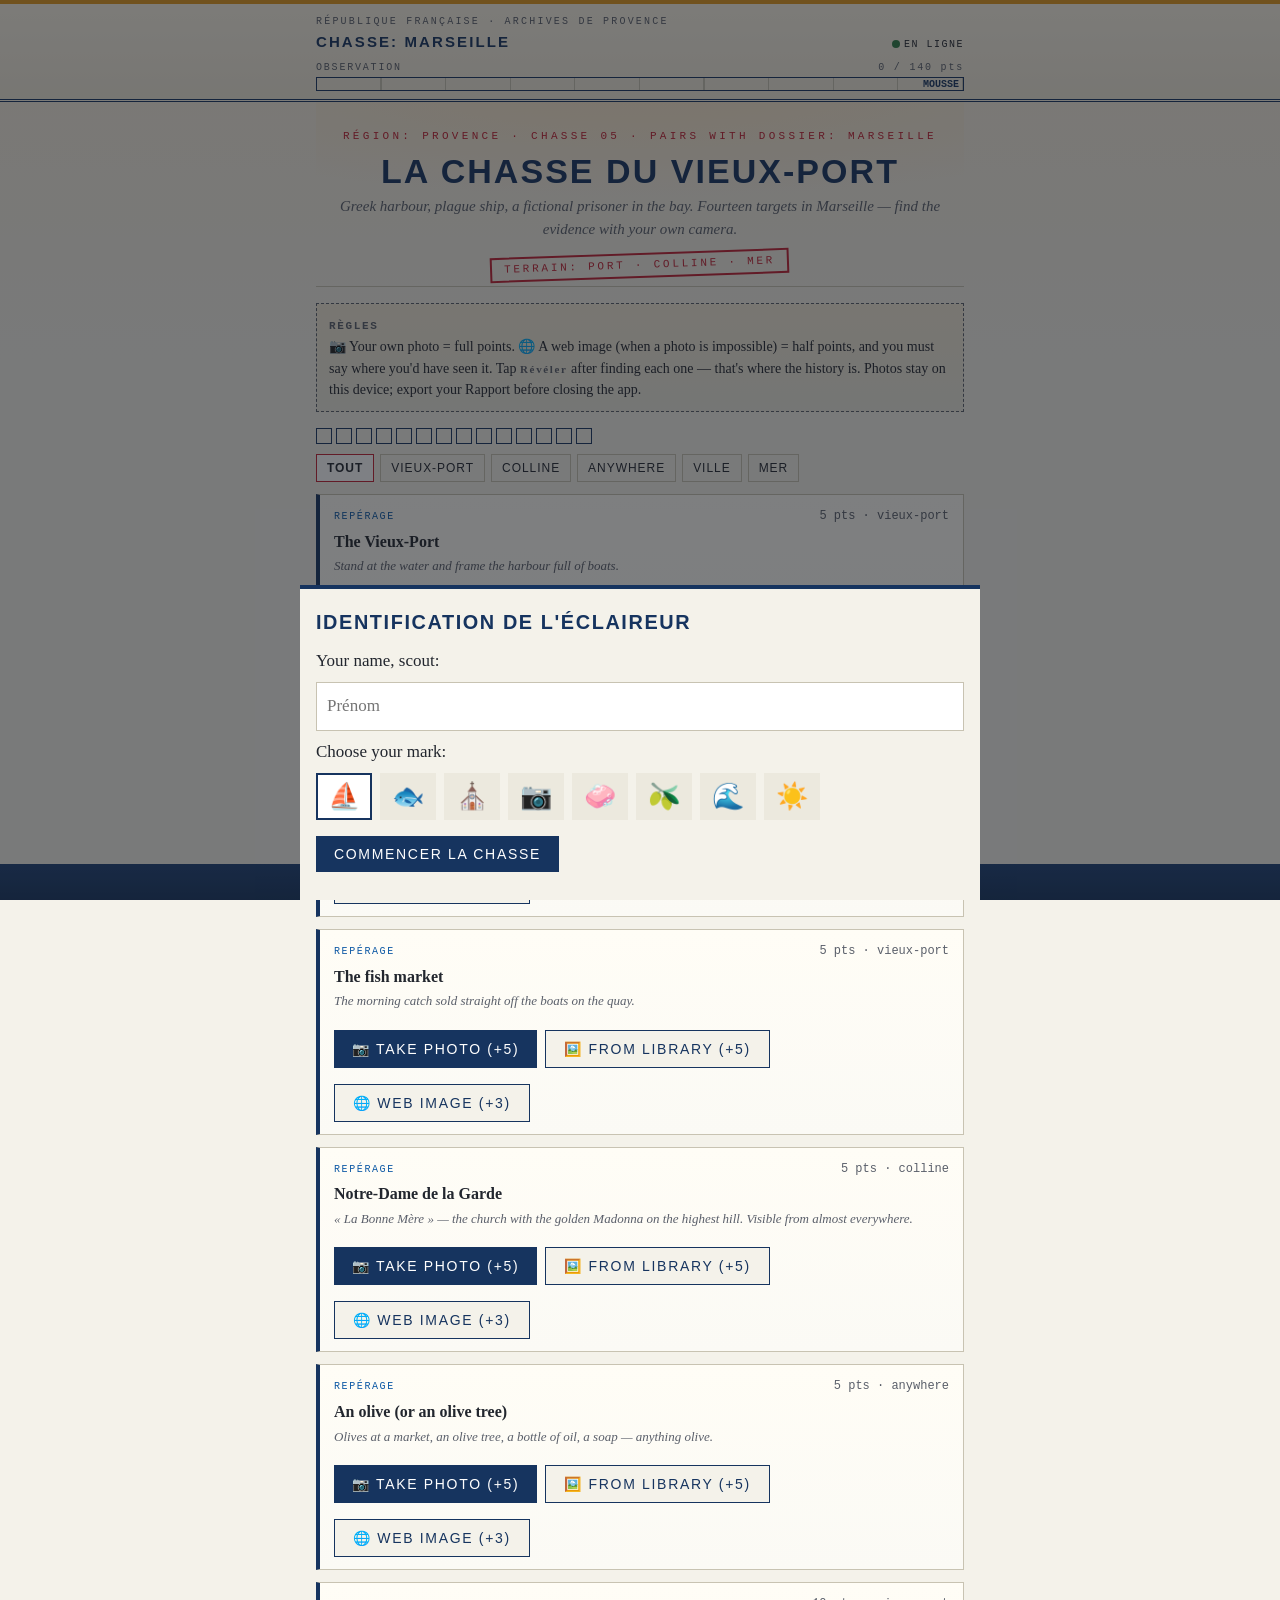
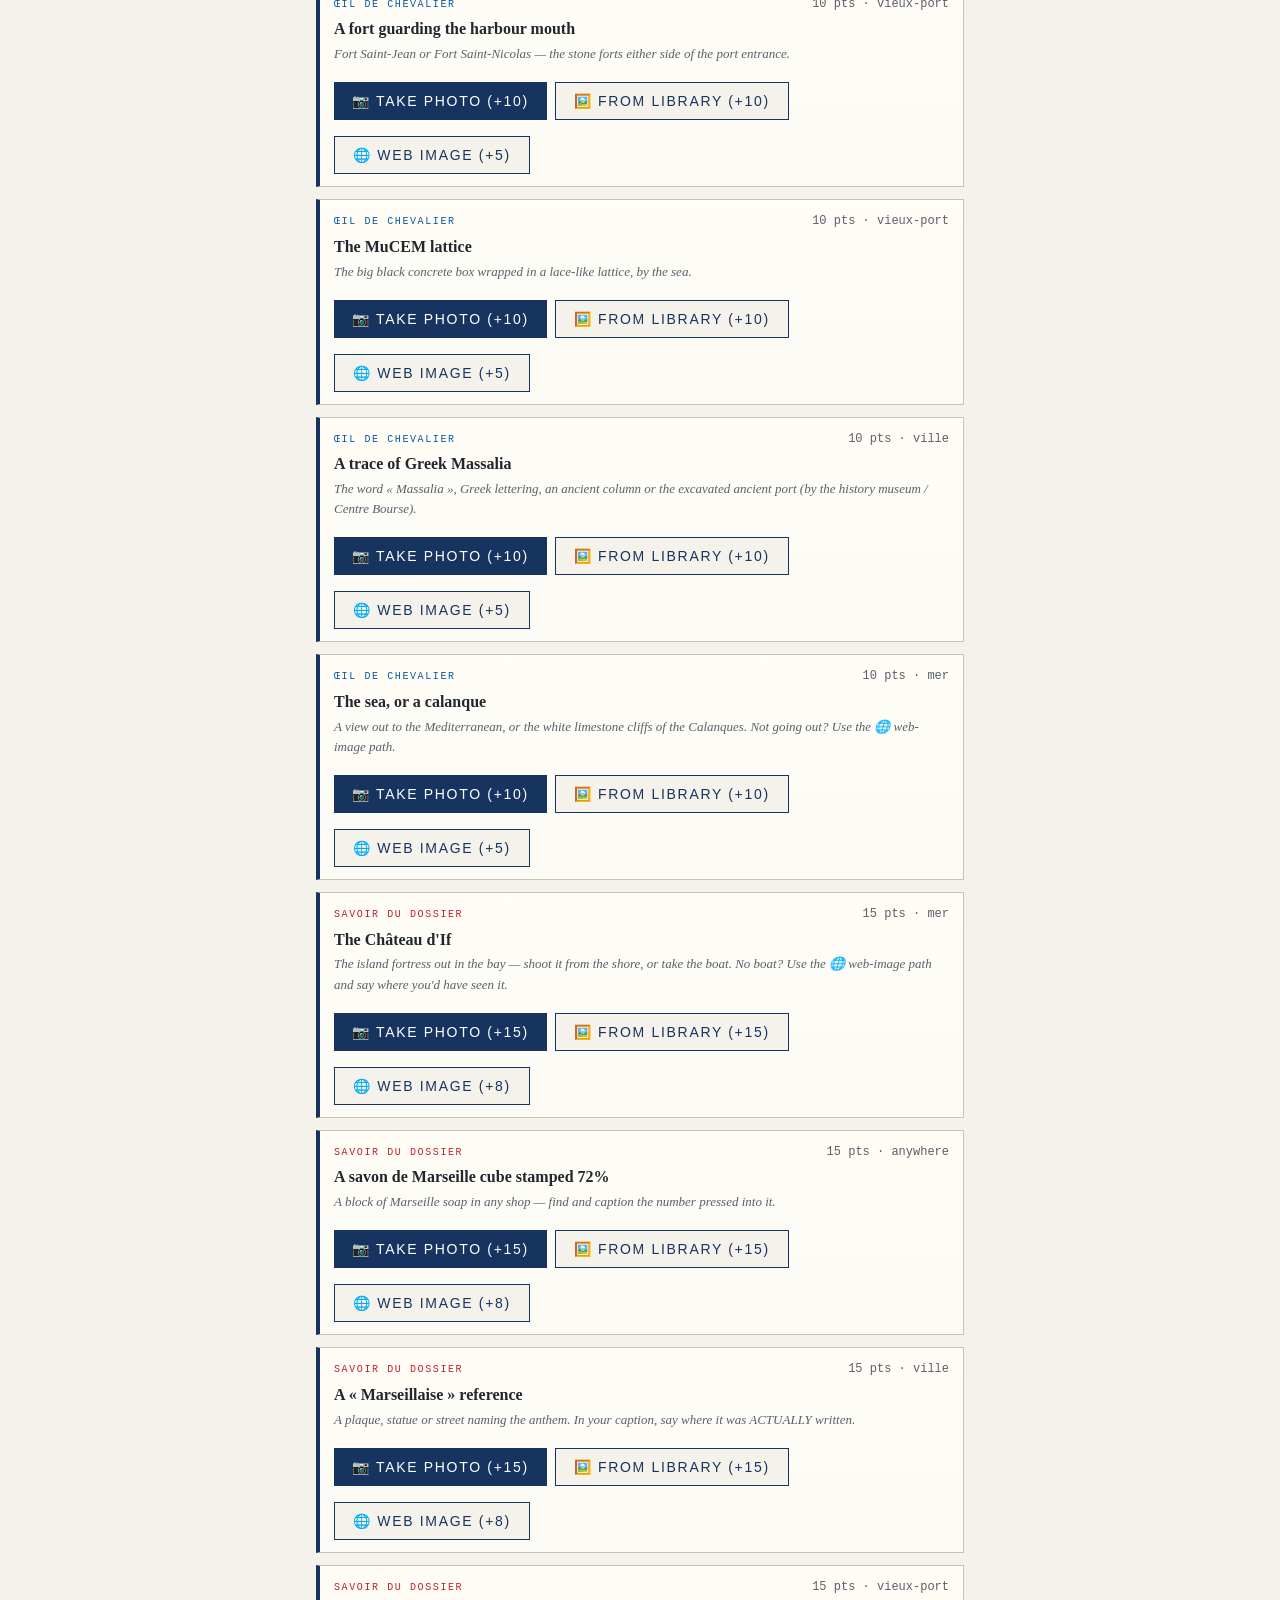
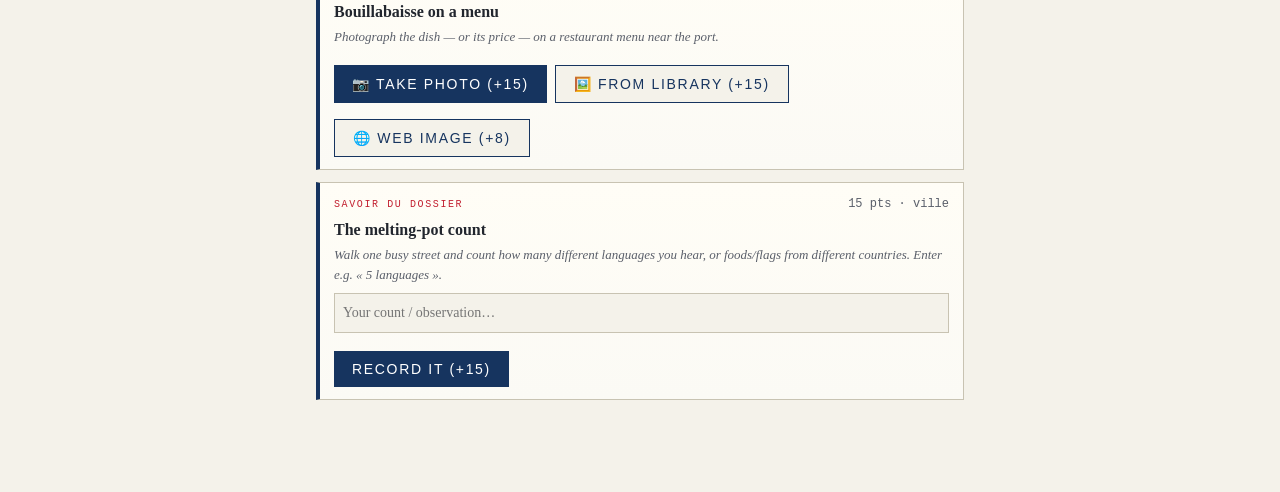
<file: docs/packs/hunt-marseille.html>
<!DOCTYPE html>
<html lang="en">
<head>
<meta charset="UTF-8">
<meta name="viewport" content="width=device-width, initial-scale=1.0">
<link rel="icon" href="data:,">
<title>Chasse: Marseille</title>
<!-- MISSION PACKS · hunt engine v1 · pairs with dossier les-baux.html
     Photos live in memory only (and in the phone's camera roll); the save code
     stores checkmarks/answers, and the exported report embeds the photos. -->
<style>

:root{
  --paper:#F4F2EA; --paper2:#ECE9DE; --ink:#22262E; --ink2:#5A5F6A;
  --navy:#16345F; --bleu:#0B57A4; --rouge:#C21F30; --amber:#E39A1D;
  --line:#C8C3B2; --ok:#2E7D46; --card:#FBFAF5;
}
*{box-sizing:border-box;margin:0;padding:0}
html{-webkit-text-size-adjust:100%}
body{
  background:var(--paper); color:var(--ink);
  font-family:Georgia,'Times New Roman',serif;
  font-size:17px; line-height:1.55;
}
.mono{font-family:'Courier New',Courier,monospace}
.hdr-face{font-family:'Arial Narrow','Helvetica Neue',Arial,sans-serif;
  text-transform:uppercase; letter-spacing:.14em; font-weight:700}
.wrap{max-width:680px;margin:0 auto;padding:0 16px 80px}

/* ---------- header / gauge ---------- */
header{
  position:sticky;top:0;z-index:50;background:var(--paper);
  border-bottom:3px double var(--navy);
}
.hd-in{max-width:680px;margin:0 auto;padding:10px 16px 8px}
.hd-top{display:flex;justify-content:space-between;align-items:baseline;gap:8px}
.hd-rf{font-size:10px;letter-spacing:.22em;color:var(--ink2)}
.hd-title{font-size:15px;color:var(--navy)}
.hd-user{font-size:12px;color:var(--ink2);white-space:nowrap}
.gauge{margin-top:7px}
.gauge-label{display:flex;justify-content:space-between;font-size:10px;
  color:var(--ink2);letter-spacing:.18em}
.gauge-bar{position:relative;height:14px;border:1.5px solid var(--navy);
  background:repeating-linear-gradient(90deg,transparent 0 9.8%,var(--line) 9.8% 10%);
  margin-top:2px}
.gauge-fill{position:absolute;left:0;top:0;bottom:0;background:var(--amber);
  width:0%;transition:width .6s ease}
.gauge-rank{position:absolute;right:4px;top:-1px;font-size:10px;color:var(--navy);font-weight:700}

/* ---------- sommaire ---------- */
.cover{padding:26px 0 8px;text-align:center;border-bottom:1px solid var(--line)}
.cover .eyebrow{font-size:11px;color:var(--rouge);letter-spacing:.3em}
.cover h1{font-family:'Arial Narrow','Helvetica Neue',Arial,sans-serif;
  text-transform:uppercase;letter-spacing:.06em;font-size:34px;line-height:1.1;
  color:var(--navy);margin:8px 0 4px}
.cover .sub{font-style:italic;color:var(--ink2);font-size:15px}
.cover .classif{display:inline-block;margin-top:12px;padding:2px 12px;
  border:2px solid var(--rouge);color:var(--rouge);font-size:11px;
  letter-spacing:.25em;transform:rotate(-2deg)}
.toc{padding:14px 0}
.toc-item{display:flex;align-items:center;gap:12px;width:100%;text-align:left;
  background:var(--card);border:1px solid var(--line);border-left:4px solid var(--navy);
  padding:12px 14px;margin:8px 0;cursor:pointer;font:inherit;color:inherit}
.toc-item:active{background:var(--paper2)}
.toc-num{font-size:10px;color:var(--ink2);letter-spacing:.15em;min-width:64px}
.toc-t{flex:1}
.toc-t b{font-family:'Arial Narrow',Arial,sans-serif;text-transform:uppercase;
  letter-spacing:.08em;color:var(--navy);font-size:15px;display:block}
.toc-t i{font-size:13px;color:var(--ink2)}
.toc-st{font-size:18px}
.toc-pts{font-size:11px;color:var(--ink2)}

/* ---------- section view ---------- */
.sec{display:none;padding-top:14px}
.sec.active{display:block}
.crumb{background:none;border:none;color:var(--bleu);font:inherit;font-size:14px;
  cursor:pointer;padding:8px 0;text-decoration:underline}
.piece-tag{font-size:11px;color:var(--rouge);letter-spacing:.25em;margin-top:4px}
.sec h2{font-family:'Arial Narrow','Helvetica Neue',Arial,sans-serif;
  text-transform:uppercase;letter-spacing:.05em;font-size:27px;color:var(--navy);
  line-height:1.15;margin:2px 0 2px}
.sec .fr-sub{font-style:italic;color:var(--ink2);margin-bottom:14px;font-size:15px}
.sec p{margin:0 0 14px}
.sec .stamped{position:relative}
.stamp{display:inline-block;border:3px solid var(--ok);color:var(--ok);
  padding:2px 14px;font-size:15px;letter-spacing:.2em;transform:rotate(-6deg);
  font-weight:700;margin:6px 0}
@media (prefers-reduced-motion:no-preference){
  .stamp{animation:slam .25s ease-out}
  @keyframes slam{from{transform:rotate(-6deg) scale(2);opacity:0}
    to{transform:rotate(-6deg) scale(1);opacity:1}}
}

/* vocab chips */
.v{border-bottom:2px dotted var(--bleu);color:var(--navy);cursor:pointer;
  font-style:italic}
.v .en{color:var(--rouge);font-style:normal;font-size:.88em}
.vocab-box{background:var(--paper2);border:1px dashed var(--ink2);padding:10px 12px;
  margin:16px 0;font-size:14px}
.vocab-box b{letter-spacing:.15em;font-size:11px;color:var(--ink2)}

/* interactive + question cards */
.card{background:var(--card);border:1px solid var(--line);padding:14px;margin:18px 0}
.card-tag{font-size:10px;letter-spacing:.22em;color:var(--bleu);margin-bottom:8px}
.card-tag.ai{color:var(--rouge)}
.qtext{font-weight:700;margin-bottom:10px}
.opt{display:block;width:100%;text-align:left;background:var(--paper);
  border:1.5px solid var(--line);padding:10px 12px;margin:6px 0;font:inherit;
  font-size:15px;cursor:pointer;color:var(--ink)}
.opt:not(:disabled):active{border-color:var(--bleu)}
.opt.right{border-color:var(--ok);background:#EAF4EC}
.opt.wrong{border-color:var(--rouge);background:#F8ECEC;opacity:.75}
.opt:disabled{cursor:default}
.expl{font-size:14px;color:var(--ink2);border-left:3px solid var(--ok);
  padding:6px 10px;margin-top:8px;background:var(--paper2)}
.pts-pop{color:var(--rouge);font-weight:700;font-size:14px;
  font-family:'Courier New',monospace}
textarea{width:100%;min-height:96px;font:inherit;font-size:15px;padding:10px;
  border:1.5px solid var(--line);background:var(--paper);color:var(--ink)}
.btn{display:inline-block;background:var(--navy);color:#fff;border:none;
  padding:10px 18px;font-family:'Arial Narrow',Arial,sans-serif;
  text-transform:uppercase;letter-spacing:.12em;font-size:14px;cursor:pointer;
  margin-top:8px}
.btn.alt{background:var(--paper);color:var(--navy);border:1.5px solid var(--navy)}
.btn.red{background:var(--rouge)}
.btn:disabled{opacity:.45;cursor:default}
button:focus-visible,.opt:focus-visible,textarea:focus-visible{
  outline:3px solid var(--amber);outline-offset:2px}
.note{font-size:13px;color:var(--ink2);font-style:italic}
.model-ans{border:1px solid var(--ok);background:#EFF6F0;padding:10px;
  font-size:14px;margin-top:8px}

/* simulator */
.sim-stats{display:flex;gap:10px;flex-wrap:wrap;font-size:13px;margin:8px 0}
.sim-stat{background:var(--paper2);padding:6px 10px;border:1px solid var(--line)}
.sim-stat b{display:block;font-size:17px;color:var(--navy)}
.sim-log{font-size:13px;max-height:120px;overflow-y:auto;border:1px solid var(--line);
  padding:8px;margin-top:8px;background:var(--paper)}
.rbar{display:flex;gap:3px;margin:8px 0;flex-wrap:wrap}
.rblock{width:22px;height:30px;border:1.5px solid var(--navy);background:var(--paper)}
.rblock.done{background:var(--amber)}
.rblock.custom{background:var(--rouge)}

/* sort game */
.chips{display:flex;flex-wrap:wrap;gap:8px;margin:10px 0}
.chip{border:1.5px solid var(--navy);background:var(--paper);padding:8px 12px;
  font:inherit;font-size:14px;cursor:pointer}
.chip:disabled{opacity:.35}
.slots{min-height:44px;border:1.5px dashed var(--ink2);padding:8px;
  display:flex;flex-wrap:wrap;gap:8px;margin:8px 0;background:var(--paper2)}
.slot-chip{border:1.5px solid var(--bleu);padding:8px 12px;font-size:14px;
  background:#fff;cursor:pointer}
.slot-chip.good{border-color:var(--ok);background:#EAF4EC}
.slot-chip.bad{border-color:var(--rouge);background:#F8ECEC}

/* bill comparator */
.bill-row{margin:10px 0}
.bill-name{font-size:12px;letter-spacing:.15em;color:var(--ink2)}
.bill-bar{height:26px;background:var(--bleu);color:#fff;display:flex;
  align-items:center;padding:0 8px;font-family:'Courier New',monospace;
  font-size:14px;min-width:70px;transition:width .3s}
.bill-bar.nj{background:var(--rouge)}
input[type=range]{width:100%;accent-color:var(--navy)}

/* outbox / footer bar */
.dock{position:fixed;bottom:0;left:0;right:0;background:var(--navy);z-index:60}
.dock-in{max-width:680px;margin:0 auto;display:flex}
.dock button{flex:1;background:none;border:none;color:#fff;padding:11px 4px;
  font-family:'Arial Narrow',Arial,sans-serif;text-transform:uppercase;
  letter-spacing:.1em;font-size:12px;cursor:pointer;border-right:1px solid rgba(255,255,255,.2)}
.dock button:last-child{border-right:none}
.badge{display:inline-block;background:var(--amber);color:var(--ink);
  border-radius:9px;font-size:11px;padding:0 6px;margin-left:4px;font-weight:700}
.net{font-size:10px;letter-spacing:.15em}
.net .dot{display:inline-block;width:8px;height:8px;border-radius:50%;
  background:var(--rouge);vertical-align:middle;margin-right:4px}
.net.on .dot{background:var(--ok)}

/* modal */
.modal{display:none;position:fixed;inset:0;background:rgba(20,24,32,.55);z-index:100}
.modal.open{display:flex;align-items:flex-end;justify-content:center}
.modal-in{background:var(--paper);width:100%;max-width:680px;max-height:86vh;
  overflow-y:auto;padding:18px 16px 28px;border-top:4px solid var(--navy)}
.modal-in h3{font-family:'Arial Narrow',Arial,sans-serif;text-transform:uppercase;
  letter-spacing:.08em;color:var(--navy);margin-bottom:10px}
.ob-item{border:1px solid var(--line);background:var(--card);padding:10px;margin:8px 0;
  font-size:14px}
.ob-q{font-weight:700}
.ob-a{font-style:italic;color:var(--ink2);margin:4px 0}
.ob-fb{border-left:3px solid var(--ok);padding:4px 8px;background:#EFF6F0;margin-top:6px}
.ob-status{font-size:11px;letter-spacing:.15em}
.setup input{width:100%;font:inherit;font-size:17px;padding:10px;
  border:1.5px solid var(--line);background:#fff;margin:8px 0}
.emoji-row{display:flex;gap:8px;flex-wrap:wrap;margin:8px 0}
.emoji-row button{font-size:26px;background:var(--paper2);border:2px solid transparent;
  padding:6px 10px;cursor:pointer}
.emoji-row button.sel{border-color:var(--navy);background:#fff}
.phrase{border-bottom:1px solid var(--line);padding:8px 0;font-size:15px}
.phrase i{color:var(--ink2);font-size:13px;display:block}
hr.rule{border:none;border-top:1px solid var(--line);margin:20px 0}
.refline{font-size:14px;margin:10px 0;word-break:break-word}
.refline a{color:var(--bleu)}

/* ---- hunt additions ---- */
.hunt-item{background:var(--card);border:1px solid var(--line);
  border-left:4px solid var(--navy);margin:12px 0;padding:12px 14px}
.hunt-item.found{border-left-color:var(--ok)}
.hi-top{display:flex;gap:10px;align-items:baseline}
.hi-tier{font-size:10px;letter-spacing:.16em;color:var(--bleu);flex:none}
.hi-tier.t3{color:var(--rouge)}
.hi-pts{margin-left:auto;font-size:12px;color:var(--ink2);flex:none}
.hi-title{font-weight:700;margin:4px 0 2px;font-size:16px}
.hi-hint{font-size:13px;color:var(--ink2);font-style:italic}
.hi-actions{display:flex;gap:8px;flex-wrap:wrap;margin-top:10px}
.hi-photo{max-width:100%;max-height:220px;border:2px solid var(--navy);
  display:block;margin:10px 0 4px}
.hi-reveal{border-left:3px solid var(--ok);background:var(--paper2);
  padding:8px 10px;margin-top:10px;font-size:14px}
.hi-reveal b:first-child{color:var(--ok);letter-spacing:.12em;font-size:11px}
.hi-cap{width:100%;font:inherit;font-size:14px;padding:8px;margin-top:8px;
  border:1.5px solid var(--line);background:var(--paper)}
.hi-url{display:none;margin-top:8px}
.hi-url.open{display:block}
.hi-url input{width:100%;font:inherit;font-size:14px;padding:8px;
  border:1.5px solid var(--line);background:var(--paper)}
.progress-strip{display:flex;gap:4px;flex-wrap:wrap;margin:10px 0}
.pdot{width:16px;height:16px;border:1.5px solid var(--navy);background:var(--paper)}
.pdot.on{background:var(--ok)}
.pdot.half{background:var(--amber)}
.filter-row{display:flex;gap:6px;flex-wrap:wrap;margin:10px 0}
.filter-row button{font-family:'Arial Narrow',Arial,sans-serif;text-transform:uppercase;
  letter-spacing:.08em;font-size:12px;padding:6px 10px;background:var(--paper);
  border:1.5px solid var(--line);cursor:pointer;color:var(--ink)}
.filter-row button.on{border-color:var(--navy);background:#fff;font-weight:700}
input[type=file]{display:none}
.toast{position:fixed;left:50%;bottom:64px;transform:translateX(-50%);
  background:var(--navy);color:#fff;padding:10px 16px;font-size:14px;z-index:200;
  max-width:92%;text-align:center;box-shadow:0 3px 10px rgba(0,0,0,.3);
  opacity:0;transition:opacity .3s}
.toast.show{opacity:1}
.saveflag{font-size:11px;letter-spacing:.12em;color:var(--ink2);margin-top:6px}


/* ---- colour pass ---- */
body{background:linear-gradient(180deg,#F7EEDB 0,#F4F2EA 360px) no-repeat, var(--paper);background-attachment:fixed}
header{background:linear-gradient(180deg,#FCF5E6,#F1EBDA);border-top:4px solid var(--amber)}
.cover{background:radial-gradient(135% 100% at 50% -12%,#FBE6C8 0,rgba(251,230,200,0) 64%)}
.vocab-box{background:linear-gradient(180deg,#F3EAD6,#ECE9DE)}
.dock{background:linear-gradient(180deg,#1d4074,#16345F)}
.gauge-fill{background:linear-gradient(90deg,#E39A1D,#C21F30)}
.hunt-item{background:linear-gradient(180deg,#FFFDF6,#FBFAF5)}
.filter-row button.on{background:#fff;border-color:var(--rouge)}
</style>
</head>
<body>
<header>
  <div class="hd-in">
    <div class="hd-top">
      <span class="hd-rf mono">RÉPUBLIQUE FRANÇAISE · ARCHIVES DE PROVENCE</span>
      <span class="hd-user mono" id="hdUser"></span>
    </div>
    <div class="hd-top">
      <span class="hd-title hdr-face">Chasse: Marseille</span>
      <span class="net mono" id="netInd"><span class="dot"></span>HORS LIGNE</span>
    </div>
    <div class="gauge">
      <div class="gauge-label mono"><span>OBSERVATION</span><span id="ptsLbl">0 pts</span></div>
      <div class="gauge-bar"><div class="gauge-fill" id="gaugeFill"></div>
        <span class="gauge-rank mono" id="rankLbl"></span></div>
    </div>
  </div>
</header>

<div class="wrap">
  <div class="cover">
    <div class="eyebrow mono">RÉGION: PROVENCE · CHASSE 05 · PAIRS WITH DOSSIER: MARSEILLE</div>
    <h1>La Chasse du Vieux-Port</h1>
    <div class="sub">Greek harbour, plague ship, a fictional prisoner in the bay. Fourteen targets in Marseille — find the evidence with your own camera.</div>
    <div class="classif mono">TERRAIN: PORT · COLLINE · MER</div>
  </div>

  <div class="vocab-box">
    <b class="mono">RÈGLES</b><br>
    <span style="font-size:14px">📷 Your own photo = full points. 🌐 A web image (when a photo is impossible) = half points, and you must say where you'd have seen it. Tap <b>Révéler</b> after finding each one — that's where the history is. Photos stay on this device; export your Rapport before closing the app.</span>
  </div>

  <div class="progress-strip" id="pstrip"></div>
  <div class="filter-row" id="filters"></div>
  <div id="huntList"></div>
</div>

<div class="dock">
  <div class="dock-in">
    <button id="dockTop">↑ Haut</button>
    <button id="dockSave">Sauvegarde</button>
    <button id="dockReport">Rapport</button>
  </div>
</div>

<div class="modal" id="modal"><div class="modal-in" id="modalIn"></div></div>

<script id="pack">
const HUNT = {
meta:{id:"hunt-marseille",region:"Provence",pairs:"marseille",
  ranks:[[0,"MOUSSE"],[50,"MATELOT·E"],[95,"BOSCO"],[130,"CAPITAINE DU PORT"]]},
tiers:{1:["REPÉRAGE",5],2:["ŒIL DE CHEVALIER",10],3:["SAVOIR DU DOSSIER",15]},
items:[
{id:"vieuxport",tier:1,zone:"vieux-port",title:"The Vieux-Port",
 hint:"Stand at the water and frame the harbour full of boats.",
 reveal:"The same narrow cove the Greeks chose ~600 BC — the oldest port in France, still working after 26 centuries. Everything in your file came through this water. Pièce N°1 & N°2."},
{id:"ombriere",tier:1,zone:"vieux-port",title:"L'Ombrière (the mirror roof)",
 hint:"The giant flat mirrored canopy on the quay — photograph yourself reflected upside-down in it.",
 reveal:"Norman Foster's 2013 mirror-roof, built when Marseille was European Capital of Culture. A rough port turning itself into a work of art. Pièce N°6."},
{id:"fish",tier:1,zone:"vieux-port",title:"The fish market",
 hint:"The morning catch sold straight off the boats on the quay.",
 reveal:"Very nearly the oldest running business in France — the daily pulse of the port. Look for the spiny rascasse: the ‘worthless’ fish that became bouillabaisse. Pièce N°3."},
{id:"bonnemere",tier:1,zone:"colline",title:"Notre-Dame de la Garde",
 hint:"« La Bonne Mère » — the church with the golden Madonna on the highest hill. Visible from almost everywhere.",
 reveal:"The Good Mother, watching the sea since the 19th century; sailors still look for her gold statue coming home. Pièce N°6."},
{id:"olive",tier:1,zone:"anywhere",title:"An olive (or an olive tree)",
 hint:"Olives at a market, an olive tree, a bottle of oil, a soap — anything olive.",
 reveal:"The olive isn't originally French: Greek ships brought it into Gaul through this exact port, along with the grapevine and writing. You're photographing one of Marseille's first imports. Pièce N°1."},
{id:"fort",tier:2,zone:"vieux-port",title:"A fort guarding the harbour mouth",
 hint:"Fort Saint-Jean or Fort Saint-Nicolas — the stone forts either side of the port entrance.",
 reveal:"The forts guarded (and watched) the city for centuries. Fort Saint-Jean is now joined to the MuCEM by a footbridge — old and new literally holding hands. Pièce N°6."},
{id:"mucem",tier:2,zone:"vieux-port",title:"The MuCEM lattice",
 hint:"The big black concrete box wrapped in a lace-like lattice, by the sea.",
 reveal:"The Museum of European & Mediterranean Civilisations (2013) — the centrepiece of Marseille's reinvention as a culture capital. Pièce N°6."},
{id:"massalia",tier:2,zone:"ville",title:"A trace of Greek Massalia",
 hint:"The word « Massalia », Greek lettering, an ancient column or the excavated ancient port (by the history museum / Centre Bourse).",
 reveal:"The Greek city still sits under the modern one — real ruins of the 2,600-year-old harbour were dug up in the city centre. The legend of Gyptis and Protis is a story; these stones are the evidence. Pièce N°1 & N°7."},
{id:"calanque",tier:2,zone:"mer",title:"The sea, or a calanque",
 hint:"A view out to the Mediterranean, or the white limestone cliffs of the Calanques. Not going out? Use the 🌐 web-image path.",
 reveal:"The Calanques are white Alpilles limestone — the very same stone as the quarries above Les Baux — here plunging straight into the sea as a national park. Pièce N°6."},
{id:"chateauif",tier:3,zone:"mer",title:"The Château d'If",
 hint:"The island fortress out in the bay — shoot it from the shore, or take the boat. No boat? Use the 🌐 web-image path and say where you'd have seen it.",
 reveal:"Its most famous ‘prisoner’, the Count of Monte Cristo, never existed — he's a character in a Dumas novel, yet the château shows « his » cell. You just photographed the place where a story beat the truth. Pièce N°4."},
{id:"soap72",tier:3,zone:"anywhere",title:"A savon de Marseille cube stamped 72%",
 hint:"A block of Marseille soap in any shop — find and caption the number pressed into it.",
 reveal:"« 72% d'huile » — 72% oil, a quality guarantee you can read with your thumb, set by royal edict in 1688. A humble washing-block turned into a protected luxury. Pièce N°3."},
{id:"marseillaise",tier:3,zone:"ville",title:"A « Marseillaise » reference",
 hint:"A plaque, statue or street naming the anthem. In your caption, say where it was ACTUALLY written.",
 reveal:"Strasbourg, 1792 — 800 km away. « La Marseillaise » only borrowed the city's name from the volunteers who sang it to Paris. The most French anthem, named after a city that didn't write it. Pièce N°4."},
{id:"bouillabaisse",tier:3,zone:"vieux-port",title:"Bouillabaisse on a menu",
 hint:"Photograph the dish — or its price — on a restaurant menu near the port.",
 reveal:"Once the poorest food in Marseille: unsellable rockfish boiled on the beach. Now one of the most expensive dishes in France, with a charter to prove it's ‘real’. Same fish, new story. Pièce N°3."},
{id:"census",tier:3,zone:"ville",obs:true,title:"The melting-pot count",
 hint:"Walk one busy street and count how many different languages you hear, or foods/flags from different countries. Enter e.g. « 5 languages ».",
 reveal:"Whatever you counted is primary evidence for Pièce N°5: Marseille is France's great arrival city — Italians, Armenians, North Africans, Comorians and more became French here. The same open port that risked the plague welcomed the whole Mediterranean. Keep your count for the ‘open door’ brief."}
]};
</script>
<script id="engine">
const S={profile:null,pts:0,items:{}}; // items[id]={mode:'photo'|'web',pts,cap,url,dataUrl?}

/* ---- local persistence (photos stored per-item to survive quota limits) ---- */
const STORE=(()=>{
  let ok=false;
  try{localStorage.setItem("__mp","1");localStorage.removeItem("__mp");ok=true;}catch(e){ok=false;}
  const K="missionpack:"+HUNT.meta.id, P=K+":photo:";
  return{ok,K,P,
    save(o){if(!ok)return false;try{localStorage.setItem(K,JSON.stringify(o));return true;}catch(e){return false;}},
    load(){if(!ok)return null;try{return JSON.parse(localStorage.getItem(K)||"null");}catch(e){return null;}},
    savePhoto(id,d){if(!ok)return false;try{localStorage.setItem(P+id,d);return true;}catch(e){return false;}},
    loadPhoto(id){if(!ok)return null;try{return localStorage.getItem(P+id);}catch(e){return null;}},
    clear(){if(!ok)return;try{
      Object.keys(localStorage).filter(k=>k.startsWith(K)).forEach(k=>localStorage.removeItem(k));
    }catch(e){}}};
})();
let wiped=false;
function persist(){
  if(!STORE.ok||wiped)return;
  const slim={profile:S.profile,pts:S.pts,items:{}};
  slim.pack=HUNT.meta.id;
  for(const k in S.items){const{dataUrl,...rest}=S.items[k];slim.items[k]=rest;}
  STORE.save(slim);
}
addEventListener("visibilitychange",()=>{if(document.hidden)persist();});
addEventListener("pagehide",persist);
function toast(msg){
  const t=document.createElement("div");t.className="toast";t.textContent=msg;
  document.body.appendChild(t);requestAnimationFrame(()=>t.classList.add("show"));
  setTimeout(()=>{t.classList.remove("show");setTimeout(()=>t.remove(),350);},3200);
}

const $=id=>document.getElementById(id);
const esc=t=>(t||"").replace(/&/g,"&amp;").replace(/</g,"&lt;").replace(/>/g,"&gt;");

function rank(){let r=HUNT.meta.ranks[0][1];
  for(const[m,n]of HUNT.meta.ranks)if(S.pts>=m)r=n;return r;}
function renderGauge(){
  const max=HUNT.items.reduce((a,i)=>a+HUNT.tiers[i.tier][1],0);
  $("ptsLbl").textContent=S.pts+" / "+max+" pts";
  $("gaugeFill").style.width=Math.min(100,S.pts/max*100)+"%";
  $("rankLbl").textContent=rank();
  $("pstrip").innerHTML=HUNT.items.map(i=>{
    const st=S.items[i.id];
    return `<div class="pdot ${st?(st.mode==="web"?"half":"on"):""}" title="${esc(i.title)}"></div>`;
  }).join("");
}

let filter="all";
function renderList(){
  const host=$("huntList");host.innerHTML="";
  const zones=["all",...new Set(HUNT.items.map(i=>i.zone))];
  $("filters").innerHTML="";
  zones.forEach(z=>{const b=document.createElement("button");
    b.textContent=z==="all"?"tout":z;b.classList.toggle("on",filter===z);
    b.onclick=()=>{filter=z;renderList();};$("filters").appendChild(b);});
  HUNT.items.filter(i=>filter==="all"||i.zone===filter).forEach(item=>{
    const[tn,tp]=HUNT.tiers[item.tier];
    const st=S.items[item.id];
    const el=document.createElement("div");
    el.className="hunt-item"+(st?" found":"");
    el.innerHTML=`<div class="hi-top">
        <span class="hi-tier mono ${item.tier===3?"t3":""}">${tn}</span>
        <span class="hi-pts mono">${tp} pts · ${item.zone}</span></div>
      <div class="hi-title">${st?"✔ ":""}${esc(item.title)}</div>
      <div class="hi-hint">${esc(item.hint)}</div>
      <div class="hi-body"></div>`;
    const body=el.querySelector(".hi-body");
    if(st) renderFound(item,st,body); else renderOpen(item,body,tp);
    host.appendChild(el);
  });
  renderGauge();
}

function renderOpen(item,body,tp){
  if(item.obs){
    body.innerHTML=`<input class="hi-cap" placeholder="Your count / observation…">
      <div class="hi-actions"><button class="btn">Record it (+${tp})</button></div>`;
    body.querySelector(".btn").onclick=()=>{
      const v=body.querySelector("input").value.trim();
      if(v.length<3)return alert("Enter your observation first.");
      complete(item,{mode:"photo",pts:tp,cap:v});
    };
    return;
  }
  body.innerHTML=`
    <div class="hi-actions">
      <button class="btn" data-a="cam">📷 Take photo (+${tp})</button>
      <button class="btn alt" data-a="lib">🖼️ From library (+${tp})</button>
      <button class="btn alt" data-a="web">🌐 Web image (+${Math.ceil(tp/2)})</button>
    </div>
    <input type="file" class="cam-in" accept="image/*" capture="environment">
    <input type="file" class="lib-in" accept="image/*">
    <div class="hi-url"><input placeholder="Paste image URL…">
      <input placeholder="Where would you have seen this in person?" style="margin-top:6px">
      <button class="btn" style="margin-top:6px">Submit for half points</button></div>`;
  const camIn=body.querySelector(".cam-in"), libIn=body.querySelector(".lib-in");
  body.querySelector('[data-a="cam"]').onclick=()=>camIn.click();
  body.querySelector('[data-a="lib"]').onclick=()=>libIn.click();
  const usePhoto=(inp)=>{
    const f=inp.files[0];if(!f)return;
    const r=new FileReader();
    r.onload=()=>{
      // downscale for the report so exports stay a sane size
      const img=new Image();
      img.onload=()=>{
        const c=document.createElement("canvas");
        const sc=Math.min(1,760/Math.max(img.width,img.height));
        c.width=img.width*sc;c.height=img.height*sc;
        c.getContext("2d").drawImage(img,0,0,c.width,c.height);
        complete(item,{mode:"photo",pts:tp,dataUrl:c.toDataURL("image/jpeg",.72)});
      };
      img.src=r.result;
    };
    r.readAsDataURL(f);
  };
  camIn.onchange=()=>usePhoto(camIn);
  libIn.onchange=()=>usePhoto(libIn);
  body.querySelector('[data-a="web"]').onclick=()=>
    body.querySelector(".hi-url").classList.add("open");
  body.querySelector(".hi-url .btn").onclick=()=>{
    const[u,w]=body.querySelectorAll(".hi-url input");
    if(!u.value.trim().startsWith("http"))return alert("Paste a full image URL (https://…)");
    if(w.value.trim().length<8)return alert("Say where you'd have seen it — that's the deal.");
    complete(item,{mode:"web",pts:Math.ceil(tp/2),url:u.value.trim(),cap:w.value.trim()});
  };
}

function renderFound(item,st,body){
  body.innerHTML=`
    ${st.dataUrl?`<img class="hi-photo" src="${st.dataUrl}" alt="">`:""}
    ${st.mode==="web"?`<div class="note">🌐 web image (half points): ${esc(st.url)}</div>`:""}
    ${item.obs?`<div class="note">Recorded: « ${esc(st.cap)} »</div>`:""}
    ${!item.obs?`<input class="hi-cap" placeholder="Caption for your report (optional)…" value="${esc(st.cap&&st.mode!=="web"?st.cap:"")}">`:""}
    <div class="hi-actions"><button class="btn alt">Révéler l'histoire</button></div>
    <div class="hi-reveal" style="display:none"><b>CE QUE VOUS AVEZ TROUVÉ · </b>${esc(item.reveal)}</div>`;
  const cap=body.querySelector(".hi-cap");
  if(cap)cap.onchange=()=>{st.cap=cap.value;};
  body.querySelector(".btn").onclick=function(){
    body.querySelector(".hi-reveal").style.display="block";this.style.display="none";
  };
}

function complete(item,st){
  S.items[item.id]=st;S.pts+=st.pts;
  if(st.dataUrl){
    if(!STORE.savePhoto(item.id,st.dataUrl)){
      st.photoUnsaved=true;
      toast("Photo kept for now, but device storage is full — export your Rapport today.");
    }
  }
  persist();
  renderList();
  // auto-open the reveal on completion
  setTimeout(()=>{
    const els=[...document.querySelectorAll(".hunt-item")];
    const el=els.find(e=>e.querySelector(".hi-title")?.textContent.includes(item.title));
    if(el){el.scrollIntoView({block:"center"});
      const b=el.querySelector(".hi-actions .btn");if(b)b.click();}
  },80);
}

/* save code: excludes photo data (too large) — keeps checkmarks, points, captions */
function openSave(){
  const slim={profile:S.profile,pts:S.pts,items:{}};
  slim.pack=HUNT.meta.id;
  for(const k in S.items){const{dataUrl,...rest}=S.items[k];slim.items[k]=rest;}
  const code=btoa(unescape(encodeURIComponent(JSON.stringify(slim))));
  $("modalIn").innerHTML=`<h3>Code de Sauvegarde</h3>
  <p class="note">Saves your checkmarks, points and captions — NOT the photos (those are in your camera roll; export the Rapport today to keep them together).</p>
  <textarea id="saveCode" class="mono" style="width:100%;min-height:110px">${code}</textarea>
  <button class="btn" id="copyBtn">Copy</button>
  <button class="btn alt" id="loadBtn">Load pasted code</button>
  <button class="btn alt" onclick="closeModal()">Close</button>
  <hr class="rule">
  <p class="saveflag mono">${STORE.ok?"✔ AUTO-SAVE ACTIVE ON THIS DEVICE":"⚠ AUTO-SAVE UNAVAILABLE HERE — KEEP THE CODE ABOVE"}</p>
  <p class="note">Finds, points and photos save automatically on this device. The code moves your finds (not photos) to another device.</p>
  <button class="btn red" id="resetBtn">Start over (erase progress)</button>
  <p class="note" id="saveMsg"></p>`;
  $("modal").classList.add("open");
  $("copyBtn").onclick=async()=>{try{await navigator.clipboard.writeText($("saveCode").value);
    $("saveMsg").textContent="Copied.";}catch(e){$("saveMsg").textContent="Copy manually.";}};
  $("resetBtn").onclick=()=>{
    if(!confirm("Erase all finds and photos on this device and start over?"))return;
    wiped=true;STORE.clear();location.reload();
  };
  $("loadBtn").onclick=()=>{try{
    const o=JSON.parse(decodeURIComponent(escape(atob($("saveCode").value.trim()))));
    // merge: photos already in memory survive a code load
    for(const k in o.items||{}){
      if(S.items[k]&&S.items[k].dataUrl) o.items[k].dataUrl=S.items[k].dataUrl;
    }
    S.profile=o.profile||S.profile;S.items=o.items||S.items;
    S.pts=Object.values(S.items).reduce((a,i)=>a+(i.pts||0),0);
    if(S.profile)$("hdUser").textContent=(S.profile.emoji||"")+" "+(S.profile.name||"");
    persist();renderList();closeModal();
  }catch(e){$("saveMsg").textContent="Code didn't parse.";}};
}
function closeModal(){$("modal").classList.remove("open");}

function openReport(){
  const p=S.profile||{name:"Agent",emoji:"⛵"};
  const rows=HUNT.items.map(i=>{
    const st=S.items[i.id];if(!st)return"";
    return `<div style="border:1px solid #999;padding:12px;margin:12px 0;page-break-inside:avoid">
      <b>${esc(i.title)}</b> <span style="color:#666">(${st.pts} pts${st.mode==="web"?" · web image":""})</span>
      ${st.dataUrl?`<br><img src="${st.dataUrl}" style="max-width:100%;max-height:340px;border:2px solid #16345F;margin:8px 0">`:""}
      ${st.cap?`<p><i>« ${esc(st.cap)} »</i></p>`:""}
      ${st.url?`<p style="font-size:12px;color:#666">${esc(st.url)}</p>`:""}
      <p style="font-size:14px">${esc(i.reveal)}</p></div>`;
  }).join("")||"<p>No finds recorded.</p>";
  const html=`<!DOCTYPE html><html><head><meta charset="UTF-8"><title>Chasse — ${esc(p.name)}</title>
  <style>body{font-family:Georgia,serif;max-width:640px;margin:24px auto;padding:0 16px;color:#22262E;background:#F4F2EA}
  h1{font-family:'Arial Narrow',Arial,sans-serif;text-transform:uppercase;color:#16345F}
  .stamp{border:3px solid #2E7D46;color:#2E7D46;display:inline-block;padding:2px 14px;transform:rotate(-4deg);font-weight:700}</style>
  </head><body>
  <p style="letter-spacing:.2em;font-size:11px">ARCHIVES DE PROVENCE · RAPPORT DE CHASSE</p>
  <h1>${p.emoji} ${esc(p.name)} — Marseille</h1>
  <p><span class="stamp">${rank()} · ${S.pts} PTS · ${Object.keys(S.items).length}/${HUNT.items.length} TROUVÉS</span></p>
  ${rows}
  <p style="font-size:12px;color:#666">Generated ${new Date().toLocaleDateString()} · Mission Packs · pairs with Dossier: Marseille</p>
  </body></html>`;
  const blob=new Blob([html],{type:"text/html"});
  const a=document.createElement("a");a.href=URL.createObjectURL(blob);
  a.download=`chasse-${(p.name||"agent").toLowerCase().replace(/\s+/g,"-")}.html`;a.click();
}

function netUpdate(){const on=navigator.onLine,el=$("netInd");
  el.classList.toggle("on",on);
  el.innerHTML=`<span class="dot"></span>${on?"EN LIGNE":"HORS LIGNE"}`;}
addEventListener("online",netUpdate);addEventListener("offline",netUpdate);

function setup(){
  $("modalIn").innerHTML=`<h3>Identification de l'éclaireur</h3>
  <div class="setup"><p>Your name, scout:</p>
  <input id="pname" maxlength="20" placeholder="Prénom">
  <p>Choose your mark:</p><div class="emoji-row" id="emos"></div>
  <button class="btn" id="goBtn">Commencer la chasse</button></div>`;
  let emoji="⛵";
  ["⛵","🐟","⛪","📷","🧼","🫒","🌊","☀️"].forEach(e=>{
    const b=document.createElement("button");b.textContent=e;
    if(e===emoji)b.classList.add("sel");
    b.onclick=()=>{emoji=e;$("emos").querySelectorAll("button").forEach(x=>x.classList.remove("sel"));b.classList.add("sel");};
    $("emos").appendChild(b);});
  $("modal").classList.add("open");
  $("goBtn").onclick=()=>{S.profile={name:$("pname").value.trim()||"Éclaireur",emoji};
    $("hdUser").textContent=emoji+" "+S.profile.name;persist();closeModal();};
}

$("dockTop").onclick=()=>window.scrollTo({top:0,behavior:"smooth"});
$("dockSave").onclick=openSave;
$("dockReport").onclick=openReport;
$("modal").onclick=e=>{if(e.target.id==="modal")closeModal();};
(function boot(){
  const saved=STORE.load();
  if(saved&&saved.profile){
    S.profile=saved.profile;S.items=saved.items||{};
    for(const id in S.items){
      const d=STORE.loadPhoto(id);
      if(d)S.items[id].dataUrl=d;
    }
    S.pts=Object.values(S.items).reduce((a,i)=>a+(i.pts||0),0);
    $("hdUser").textContent=(S.profile.emoji||"")+" "+(S.profile.name||"");
    renderList();netUpdate();
    toast("Bon retour, "+(S.profile.name||"")+" — "+Object.keys(S.items).length+" finds restored");
  } else {
    renderList();netUpdate();setup();
  }
})();
</script>
</body>
</html>
</file>
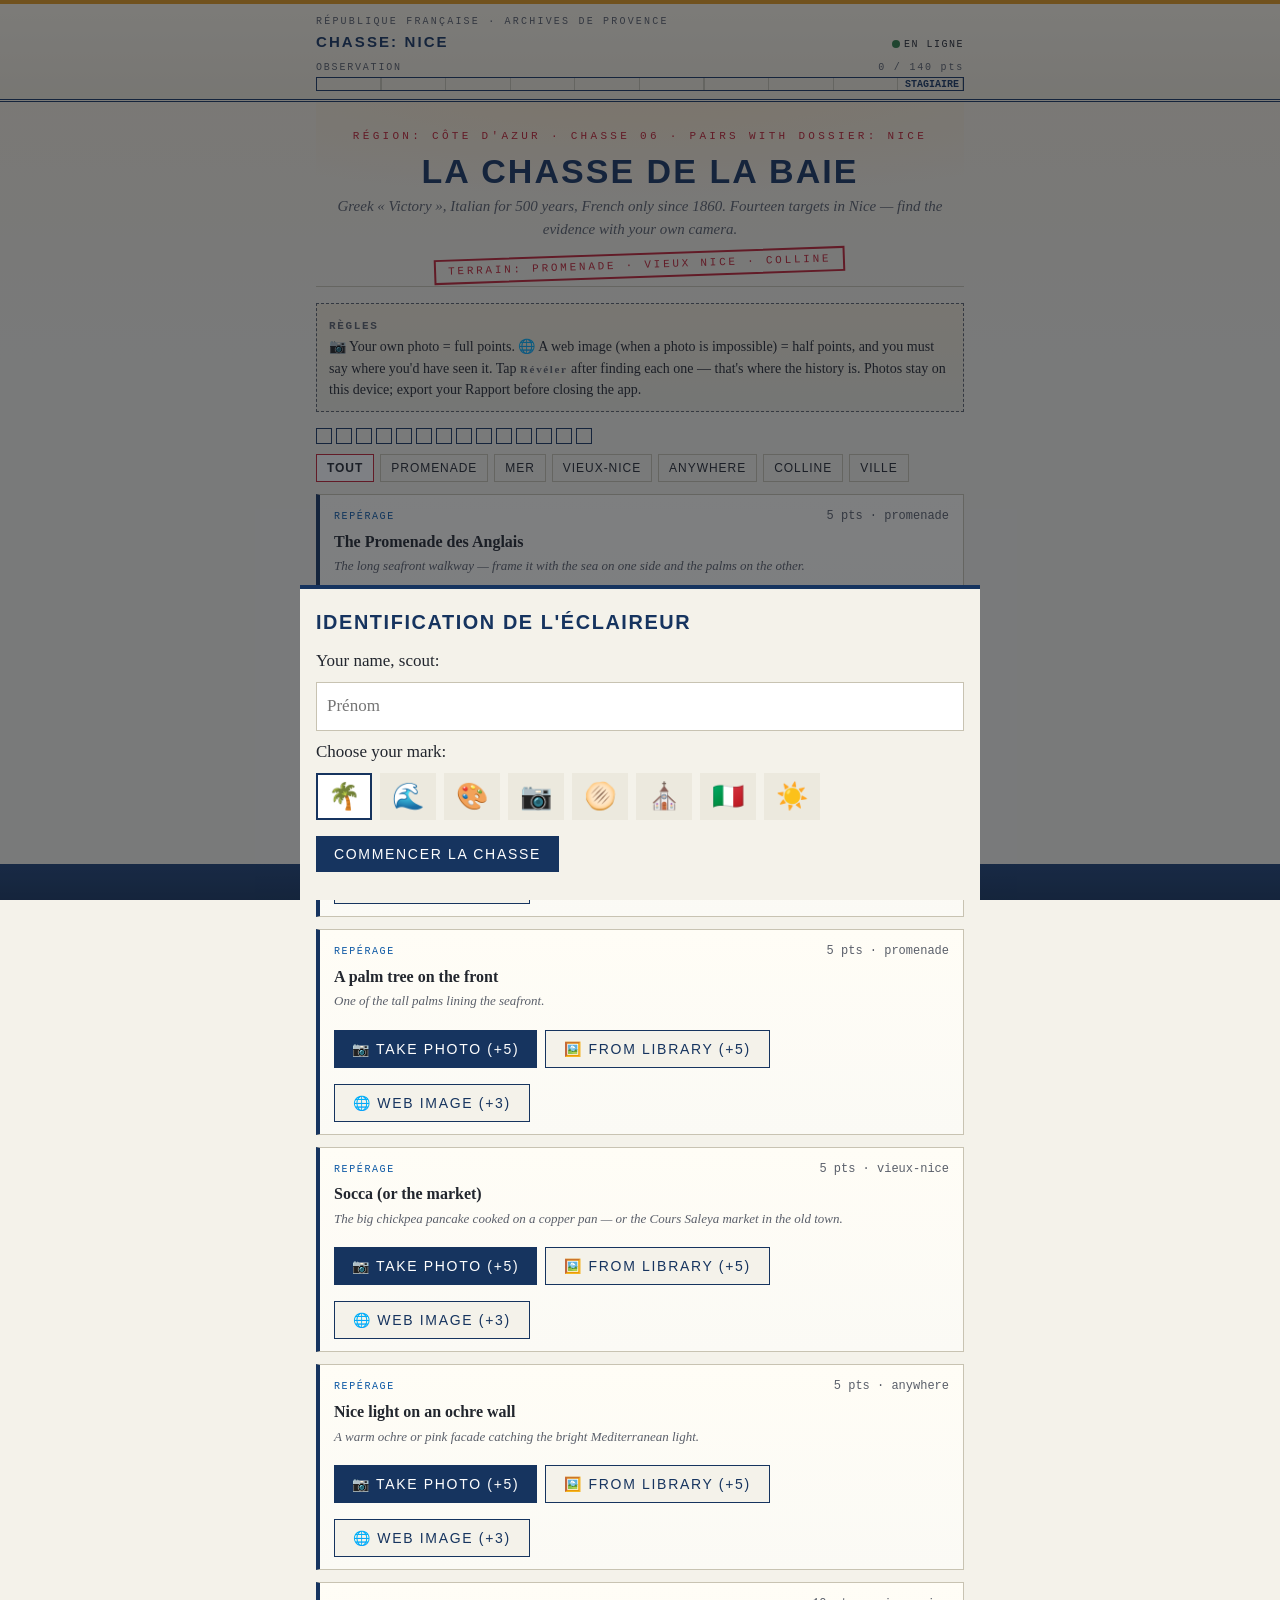
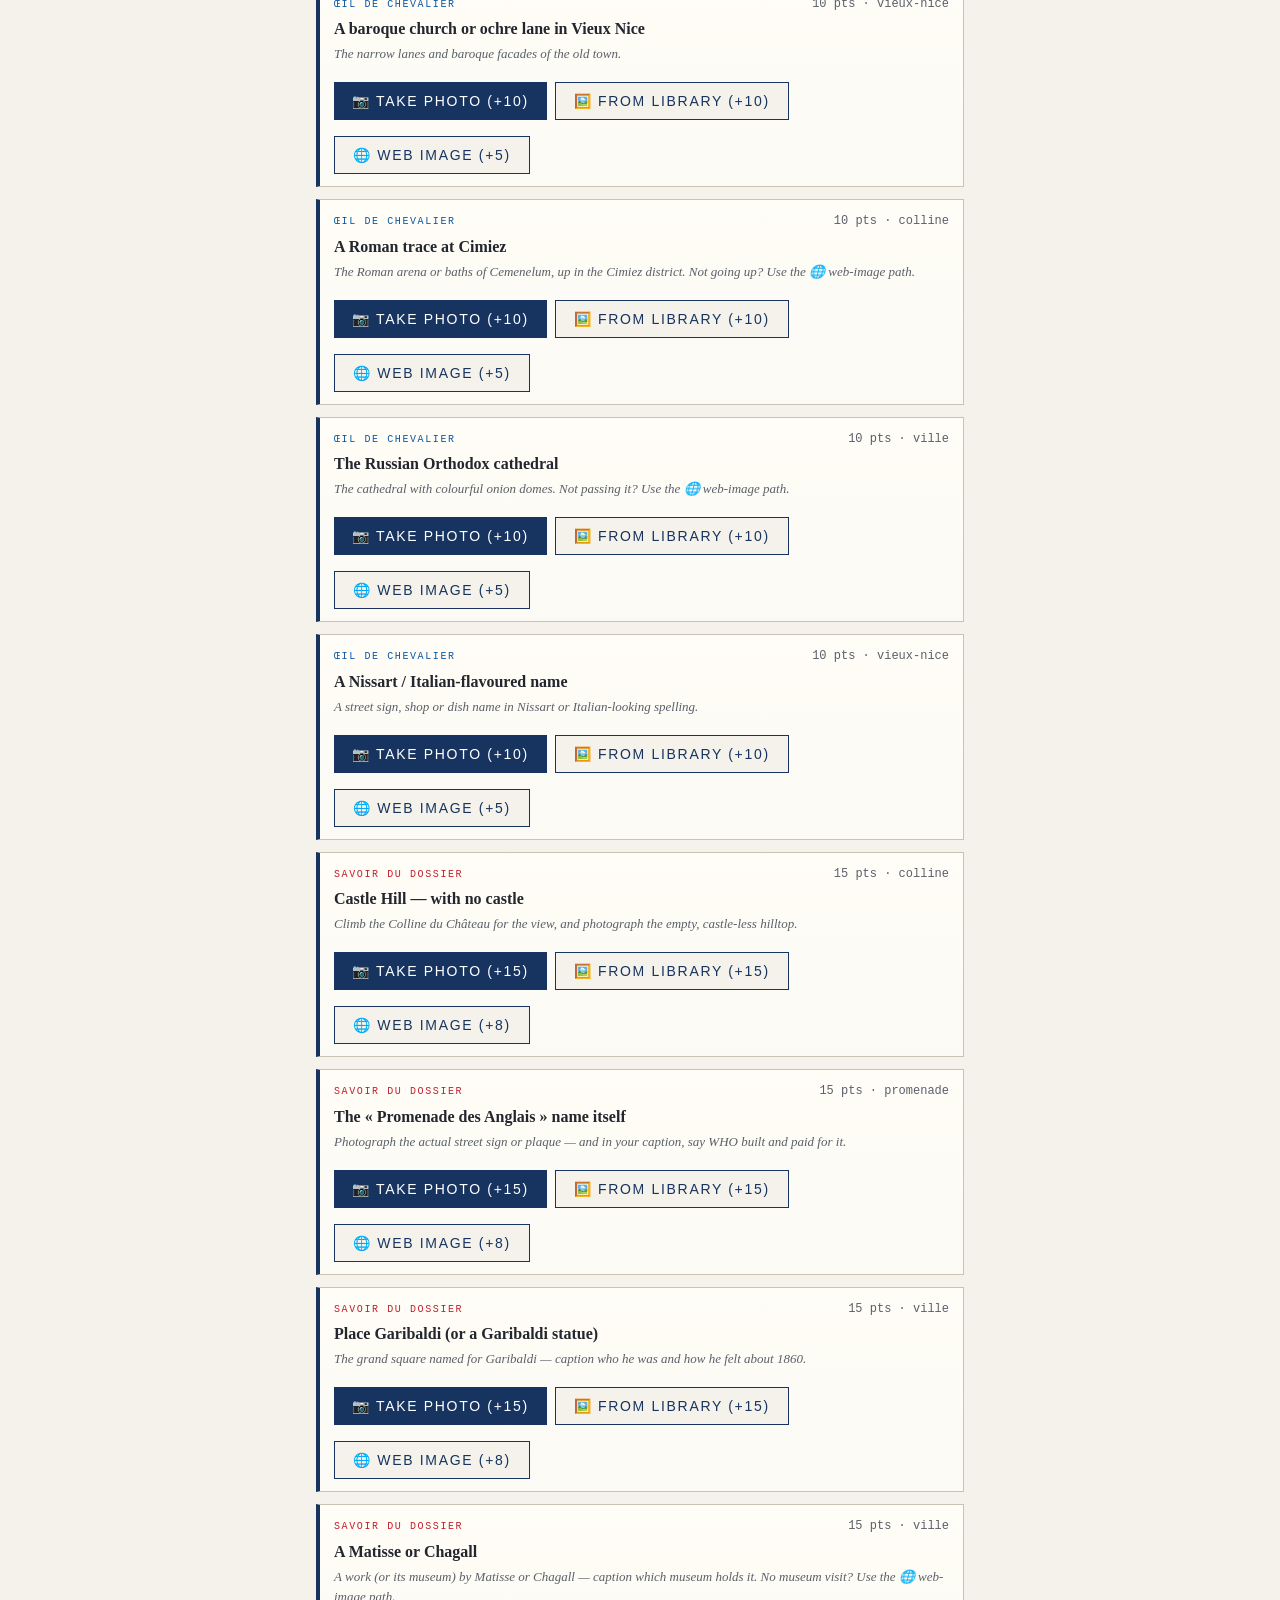
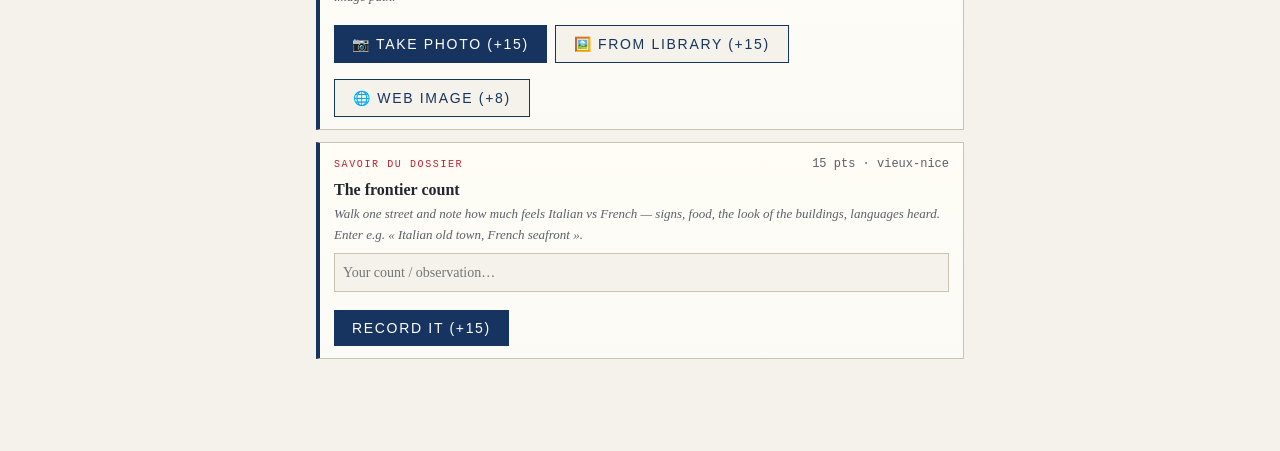
<file: docs/packs/hunt-nice.html>
<!DOCTYPE html>
<html lang="en">
<head>
<meta charset="UTF-8">
<meta name="viewport" content="width=device-width, initial-scale=1.0">
<link rel="icon" href="data:,">
<title>Chasse: Nice</title>
<!-- MISSION PACKS · hunt engine v1 · pairs with dossier les-baux.html
     Photos live in memory only (and in the phone's camera roll); the save code
     stores checkmarks/answers, and the exported report embeds the photos. -->
<style>

:root{
  --paper:#F4F2EA; --paper2:#ECE9DE; --ink:#22262E; --ink2:#5A5F6A;
  --navy:#16345F; --bleu:#0B57A4; --rouge:#C21F30; --amber:#E39A1D;
  --line:#C8C3B2; --ok:#2E7D46; --card:#FBFAF5;
}
*{box-sizing:border-box;margin:0;padding:0}
html{-webkit-text-size-adjust:100%}
body{
  background:var(--paper); color:var(--ink);
  font-family:Georgia,'Times New Roman',serif;
  font-size:17px; line-height:1.55;
}
.mono{font-family:'Courier New',Courier,monospace}
.hdr-face{font-family:'Arial Narrow','Helvetica Neue',Arial,sans-serif;
  text-transform:uppercase; letter-spacing:.14em; font-weight:700}
.wrap{max-width:680px;margin:0 auto;padding:0 16px 80px}

/* ---------- header / gauge ---------- */
header{
  position:sticky;top:0;z-index:50;background:var(--paper);
  border-bottom:3px double var(--navy);
}
.hd-in{max-width:680px;margin:0 auto;padding:10px 16px 8px}
.hd-top{display:flex;justify-content:space-between;align-items:baseline;gap:8px}
.hd-rf{font-size:10px;letter-spacing:.22em;color:var(--ink2)}
.hd-title{font-size:15px;color:var(--navy)}
.hd-user{font-size:12px;color:var(--ink2);white-space:nowrap}
.gauge{margin-top:7px}
.gauge-label{display:flex;justify-content:space-between;font-size:10px;
  color:var(--ink2);letter-spacing:.18em}
.gauge-bar{position:relative;height:14px;border:1.5px solid var(--navy);
  background:repeating-linear-gradient(90deg,transparent 0 9.8%,var(--line) 9.8% 10%);
  margin-top:2px}
.gauge-fill{position:absolute;left:0;top:0;bottom:0;background:var(--amber);
  width:0%;transition:width .6s ease}
.gauge-rank{position:absolute;right:4px;top:-1px;font-size:10px;color:var(--navy);font-weight:700}

/* ---------- sommaire ---------- */
.cover{padding:26px 0 8px;text-align:center;border-bottom:1px solid var(--line)}
.cover .eyebrow{font-size:11px;color:var(--rouge);letter-spacing:.3em}
.cover h1{font-family:'Arial Narrow','Helvetica Neue',Arial,sans-serif;
  text-transform:uppercase;letter-spacing:.06em;font-size:34px;line-height:1.1;
  color:var(--navy);margin:8px 0 4px}
.cover .sub{font-style:italic;color:var(--ink2);font-size:15px}
.cover .classif{display:inline-block;margin-top:12px;padding:2px 12px;
  border:2px solid var(--rouge);color:var(--rouge);font-size:11px;
  letter-spacing:.25em;transform:rotate(-2deg)}
.toc{padding:14px 0}
.toc-item{display:flex;align-items:center;gap:12px;width:100%;text-align:left;
  background:var(--card);border:1px solid var(--line);border-left:4px solid var(--navy);
  padding:12px 14px;margin:8px 0;cursor:pointer;font:inherit;color:inherit}
.toc-item:active{background:var(--paper2)}
.toc-num{font-size:10px;color:var(--ink2);letter-spacing:.15em;min-width:64px}
.toc-t{flex:1}
.toc-t b{font-family:'Arial Narrow',Arial,sans-serif;text-transform:uppercase;
  letter-spacing:.08em;color:var(--navy);font-size:15px;display:block}
.toc-t i{font-size:13px;color:var(--ink2)}
.toc-st{font-size:18px}
.toc-pts{font-size:11px;color:var(--ink2)}

/* ---------- section view ---------- */
.sec{display:none;padding-top:14px}
.sec.active{display:block}
.crumb{background:none;border:none;color:var(--bleu);font:inherit;font-size:14px;
  cursor:pointer;padding:8px 0;text-decoration:underline}
.piece-tag{font-size:11px;color:var(--rouge);letter-spacing:.25em;margin-top:4px}
.sec h2{font-family:'Arial Narrow','Helvetica Neue',Arial,sans-serif;
  text-transform:uppercase;letter-spacing:.05em;font-size:27px;color:var(--navy);
  line-height:1.15;margin:2px 0 2px}
.sec .fr-sub{font-style:italic;color:var(--ink2);margin-bottom:14px;font-size:15px}
.sec p{margin:0 0 14px}
.sec .stamped{position:relative}
.stamp{display:inline-block;border:3px solid var(--ok);color:var(--ok);
  padding:2px 14px;font-size:15px;letter-spacing:.2em;transform:rotate(-6deg);
  font-weight:700;margin:6px 0}
@media (prefers-reduced-motion:no-preference){
  .stamp{animation:slam .25s ease-out}
  @keyframes slam{from{transform:rotate(-6deg) scale(2);opacity:0}
    to{transform:rotate(-6deg) scale(1);opacity:1}}
}

/* vocab chips */
.v{border-bottom:2px dotted var(--bleu);color:var(--navy);cursor:pointer;
  font-style:italic}
.v .en{color:var(--rouge);font-style:normal;font-size:.88em}
.vocab-box{background:var(--paper2);border:1px dashed var(--ink2);padding:10px 12px;
  margin:16px 0;font-size:14px}
.vocab-box b{letter-spacing:.15em;font-size:11px;color:var(--ink2)}

/* interactive + question cards */
.card{background:var(--card);border:1px solid var(--line);padding:14px;margin:18px 0}
.card-tag{font-size:10px;letter-spacing:.22em;color:var(--bleu);margin-bottom:8px}
.card-tag.ai{color:var(--rouge)}
.qtext{font-weight:700;margin-bottom:10px}
.opt{display:block;width:100%;text-align:left;background:var(--paper);
  border:1.5px solid var(--line);padding:10px 12px;margin:6px 0;font:inherit;
  font-size:15px;cursor:pointer;color:var(--ink)}
.opt:not(:disabled):active{border-color:var(--bleu)}
.opt.right{border-color:var(--ok);background:#EAF4EC}
.opt.wrong{border-color:var(--rouge);background:#F8ECEC;opacity:.75}
.opt:disabled{cursor:default}
.expl{font-size:14px;color:var(--ink2);border-left:3px solid var(--ok);
  padding:6px 10px;margin-top:8px;background:var(--paper2)}
.pts-pop{color:var(--rouge);font-weight:700;font-size:14px;
  font-family:'Courier New',monospace}
textarea{width:100%;min-height:96px;font:inherit;font-size:15px;padding:10px;
  border:1.5px solid var(--line);background:var(--paper);color:var(--ink)}
.btn{display:inline-block;background:var(--navy);color:#fff;border:none;
  padding:10px 18px;font-family:'Arial Narrow',Arial,sans-serif;
  text-transform:uppercase;letter-spacing:.12em;font-size:14px;cursor:pointer;
  margin-top:8px}
.btn.alt{background:var(--paper);color:var(--navy);border:1.5px solid var(--navy)}
.btn.red{background:var(--rouge)}
.btn:disabled{opacity:.45;cursor:default}
button:focus-visible,.opt:focus-visible,textarea:focus-visible{
  outline:3px solid var(--amber);outline-offset:2px}
.note{font-size:13px;color:var(--ink2);font-style:italic}
.model-ans{border:1px solid var(--ok);background:#EFF6F0;padding:10px;
  font-size:14px;margin-top:8px}

/* simulator */
.sim-stats{display:flex;gap:10px;flex-wrap:wrap;font-size:13px;margin:8px 0}
.sim-stat{background:var(--paper2);padding:6px 10px;border:1px solid var(--line)}
.sim-stat b{display:block;font-size:17px;color:var(--navy)}
.sim-log{font-size:13px;max-height:120px;overflow-y:auto;border:1px solid var(--line);
  padding:8px;margin-top:8px;background:var(--paper)}
.rbar{display:flex;gap:3px;margin:8px 0;flex-wrap:wrap}
.rblock{width:22px;height:30px;border:1.5px solid var(--navy);background:var(--paper)}
.rblock.done{background:var(--amber)}
.rblock.custom{background:var(--rouge)}

/* sort game */
.chips{display:flex;flex-wrap:wrap;gap:8px;margin:10px 0}
.chip{border:1.5px solid var(--navy);background:var(--paper);padding:8px 12px;
  font:inherit;font-size:14px;cursor:pointer}
.chip:disabled{opacity:.35}
.slots{min-height:44px;border:1.5px dashed var(--ink2);padding:8px;
  display:flex;flex-wrap:wrap;gap:8px;margin:8px 0;background:var(--paper2)}
.slot-chip{border:1.5px solid var(--bleu);padding:8px 12px;font-size:14px;
  background:#fff;cursor:pointer}
.slot-chip.good{border-color:var(--ok);background:#EAF4EC}
.slot-chip.bad{border-color:var(--rouge);background:#F8ECEC}

/* bill comparator */
.bill-row{margin:10px 0}
.bill-name{font-size:12px;letter-spacing:.15em;color:var(--ink2)}
.bill-bar{height:26px;background:var(--bleu);color:#fff;display:flex;
  align-items:center;padding:0 8px;font-family:'Courier New',monospace;
  font-size:14px;min-width:70px;transition:width .3s}
.bill-bar.nj{background:var(--rouge)}
input[type=range]{width:100%;accent-color:var(--navy)}

/* outbox / footer bar */
.dock{position:fixed;bottom:0;left:0;right:0;background:var(--navy);z-index:60}
.dock-in{max-width:680px;margin:0 auto;display:flex}
.dock button{flex:1;background:none;border:none;color:#fff;padding:11px 4px;
  font-family:'Arial Narrow',Arial,sans-serif;text-transform:uppercase;
  letter-spacing:.1em;font-size:12px;cursor:pointer;border-right:1px solid rgba(255,255,255,.2)}
.dock button:last-child{border-right:none}
.badge{display:inline-block;background:var(--amber);color:var(--ink);
  border-radius:9px;font-size:11px;padding:0 6px;margin-left:4px;font-weight:700}
.net{font-size:10px;letter-spacing:.15em}
.net .dot{display:inline-block;width:8px;height:8px;border-radius:50%;
  background:var(--rouge);vertical-align:middle;margin-right:4px}
.net.on .dot{background:var(--ok)}

/* modal */
.modal{display:none;position:fixed;inset:0;background:rgba(20,24,32,.55);z-index:100}
.modal.open{display:flex;align-items:flex-end;justify-content:center}
.modal-in{background:var(--paper);width:100%;max-width:680px;max-height:86vh;
  overflow-y:auto;padding:18px 16px 28px;border-top:4px solid var(--navy)}
.modal-in h3{font-family:'Arial Narrow',Arial,sans-serif;text-transform:uppercase;
  letter-spacing:.08em;color:var(--navy);margin-bottom:10px}
.ob-item{border:1px solid var(--line);background:var(--card);padding:10px;margin:8px 0;
  font-size:14px}
.ob-q{font-weight:700}
.ob-a{font-style:italic;color:var(--ink2);margin:4px 0}
.ob-fb{border-left:3px solid var(--ok);padding:4px 8px;background:#EFF6F0;margin-top:6px}
.ob-status{font-size:11px;letter-spacing:.15em}
.setup input{width:100%;font:inherit;font-size:17px;padding:10px;
  border:1.5px solid var(--line);background:#fff;margin:8px 0}
.emoji-row{display:flex;gap:8px;flex-wrap:wrap;margin:8px 0}
.emoji-row button{font-size:26px;background:var(--paper2);border:2px solid transparent;
  padding:6px 10px;cursor:pointer}
.emoji-row button.sel{border-color:var(--navy);background:#fff}
.phrase{border-bottom:1px solid var(--line);padding:8px 0;font-size:15px}
.phrase i{color:var(--ink2);font-size:13px;display:block}
hr.rule{border:none;border-top:1px solid var(--line);margin:20px 0}
.refline{font-size:14px;margin:10px 0;word-break:break-word}
.refline a{color:var(--bleu)}

/* ---- hunt additions ---- */
.hunt-item{background:var(--card);border:1px solid var(--line);
  border-left:4px solid var(--navy);margin:12px 0;padding:12px 14px}
.hunt-item.found{border-left-color:var(--ok)}
.hi-top{display:flex;gap:10px;align-items:baseline}
.hi-tier{font-size:10px;letter-spacing:.16em;color:var(--bleu);flex:none}
.hi-tier.t3{color:var(--rouge)}
.hi-pts{margin-left:auto;font-size:12px;color:var(--ink2);flex:none}
.hi-title{font-weight:700;margin:4px 0 2px;font-size:16px}
.hi-hint{font-size:13px;color:var(--ink2);font-style:italic}
.hi-actions{display:flex;gap:8px;flex-wrap:wrap;margin-top:10px}
.hi-photo{max-width:100%;max-height:220px;border:2px solid var(--navy);
  display:block;margin:10px 0 4px}
.hi-reveal{border-left:3px solid var(--ok);background:var(--paper2);
  padding:8px 10px;margin-top:10px;font-size:14px}
.hi-reveal b:first-child{color:var(--ok);letter-spacing:.12em;font-size:11px}
.hi-cap{width:100%;font:inherit;font-size:14px;padding:8px;margin-top:8px;
  border:1.5px solid var(--line);background:var(--paper)}
.hi-url{display:none;margin-top:8px}
.hi-url.open{display:block}
.hi-url input{width:100%;font:inherit;font-size:14px;padding:8px;
  border:1.5px solid var(--line);background:var(--paper)}
.progress-strip{display:flex;gap:4px;flex-wrap:wrap;margin:10px 0}
.pdot{width:16px;height:16px;border:1.5px solid var(--navy);background:var(--paper)}
.pdot.on{background:var(--ok)}
.pdot.half{background:var(--amber)}
.filter-row{display:flex;gap:6px;flex-wrap:wrap;margin:10px 0}
.filter-row button{font-family:'Arial Narrow',Arial,sans-serif;text-transform:uppercase;
  letter-spacing:.08em;font-size:12px;padding:6px 10px;background:var(--paper);
  border:1.5px solid var(--line);cursor:pointer;color:var(--ink)}
.filter-row button.on{border-color:var(--navy);background:#fff;font-weight:700}
input[type=file]{display:none}
.toast{position:fixed;left:50%;bottom:64px;transform:translateX(-50%);
  background:var(--navy);color:#fff;padding:10px 16px;font-size:14px;z-index:200;
  max-width:92%;text-align:center;box-shadow:0 3px 10px rgba(0,0,0,.3);
  opacity:0;transition:opacity .3s}
.toast.show{opacity:1}
.saveflag{font-size:11px;letter-spacing:.12em;color:var(--ink2);margin-top:6px}


/* ---- colour pass ---- */
body{background:linear-gradient(180deg,#F7EEDB 0,#F4F2EA 360px) no-repeat, var(--paper);background-attachment:fixed}
header{background:linear-gradient(180deg,#FCF5E6,#F1EBDA);border-top:4px solid var(--amber)}
.cover{background:radial-gradient(135% 100% at 50% -12%,#FBE6C8 0,rgba(251,230,200,0) 64%)}
.vocab-box{background:linear-gradient(180deg,#F3EAD6,#ECE9DE)}
.dock{background:linear-gradient(180deg,#1d4074,#16345F)}
.gauge-fill{background:linear-gradient(90deg,#E39A1D,#C21F30)}
.hunt-item{background:linear-gradient(180deg,#FFFDF6,#FBFAF5)}
.filter-row button.on{background:#fff;border-color:var(--rouge)}
</style>
</head>
<body>
<header>
  <div class="hd-in">
    <div class="hd-top">
      <span class="hd-rf mono">RÉPUBLIQUE FRANÇAISE · ARCHIVES DE PROVENCE</span>
      <span class="hd-user mono" id="hdUser"></span>
    </div>
    <div class="hd-top">
      <span class="hd-title hdr-face">Chasse: Nice</span>
      <span class="net mono" id="netInd"><span class="dot"></span>HORS LIGNE</span>
    </div>
    <div class="gauge">
      <div class="gauge-label mono"><span>OBSERVATION</span><span id="ptsLbl">0 pts</span></div>
      <div class="gauge-bar"><div class="gauge-fill" id="gaugeFill"></div>
        <span class="gauge-rank mono" id="rankLbl"></span></div>
    </div>
  </div>
</header>

<div class="wrap">
  <div class="cover">
    <div class="eyebrow mono">RÉGION: CÔTE D'AZUR · CHASSE 06 · PAIRS WITH DOSSIER: NICE</div>
    <h1>La Chasse de la Baie</h1>
    <div class="sub">Greek « Victory », Italian for 500 years, French only since 1860. Fourteen targets in Nice — find the evidence with your own camera.</div>
    <div class="classif mono">TERRAIN: PROMENADE · VIEUX NICE · COLLINE</div>
  </div>

  <div class="vocab-box">
    <b class="mono">RÈGLES</b><br>
    <span style="font-size:14px">📷 Your own photo = full points. 🌐 A web image (when a photo is impossible) = half points, and you must say where you'd have seen it. Tap <b>Révéler</b> after finding each one — that's where the history is. Photos stay on this device; export your Rapport before closing the app.</span>
  </div>

  <div class="progress-strip" id="pstrip"></div>
  <div class="filter-row" id="filters"></div>
  <div id="huntList"></div>
</div>

<div class="dock">
  <div class="dock-in">
    <button id="dockTop">↑ Haut</button>
    <button id="dockSave">Sauvegarde</button>
    <button id="dockReport">Rapport</button>
  </div>
</div>

<div class="modal" id="modal"><div class="modal-in" id="modalIn"></div></div>

<script id="pack">
const HUNT = {
meta:{id:"hunt-nice",region:"Côte d'Azur",pairs:"nice",
  ranks:[[0,"STAGIAIRE"],[50,"ÉCLAIREUR·EUSE"],[95,"DOUANIER·ÈRE"],[130,"GARDIEN·NE DU CHÂTEAU"]]},
tiers:{1:["REPÉRAGE",5],2:["ŒIL DE CHEVALIER",10],3:["SAVOIR DU DOSSIER",15]},
items:[
{id:"promenade",tier:1,zone:"promenade",title:"The Promenade des Anglais",
 hint:"The long seafront walkway — frame it with the sea on one side and the palms on the other.",
 reveal:"« The walkway of the English » — Nice's signature landmark, and by its own name a foreign gift, funded by English winter visitors in the 1820s. Pièce N°4."},
{id:"mer",tier:1,zone:"mer",title:"The Baie des Anges — the azure sea",
 hint:"Frame the curve of the bay and its famous blue water.",
 reveal:"This blue is the whole « Côte d'Azur » — but that glamorous name was invented in 1887 as the title of a book by a writer who lived in Burgundy. A colour became a brand. Pièce N°4."},
{id:"palm",tier:1,zone:"promenade",title:"A palm tree on the front",
 hint:"One of the tall palms lining the seafront.",
 reveal:"Palms aren't native here — they're imported Riviera glamour, planted to sell the dream of an exotic winter in the sun. Pièce N°4."},
{id:"socca",tier:1,zone:"vieux-nice",title:"Socca (or the market)",
 hint:"The big chickpea pancake cooked on a copper pan — or the Cours Saleya market in the old town.",
 reveal:"Socca is pure Genoese-Italian — chickpea flour and olive oil, straight from Liguria. Nice's Italian-ness isn't in a museum; it's lunch. Pièce N°6."},
{id:"light",tier:1,zone:"anywhere",title:"Nice light on an ochre wall",
 hint:"A warm ochre or pink facade catching the bright Mediterranean light.",
 reveal:"That clear light is what pulled Matisse and Chagall to Nice for decades — the same magnet that drew Van Gogh to Arles up the coast. Pièce N°6."},
{id:"vieuxnice",tier:2,zone:"vieux-nice",title:"A baroque church or ochre lane in Vieux Nice",
 hint:"The narrow lanes and baroque facades of the old town.",
 reveal:"Vieux Nice looks like Genoa or Turin, not Paris — because for centuries that was its cultural world. Architecture remembers who a place belonged to. Pièce N°2."},
{id:"cimiez",tier:2,zone:"colline",title:"A Roman trace at Cimiez",
 hint:"The Roman arena or baths of Cemenelum, up in the Cimiez district. Not going up? Use the 🌐 web-image path.",
 reveal:"Long before France — or even the medieval town below — the Romans built a whole city here, Cemenelum, with an amphitheatre. Another owner in Nice's long list. Pièce N°1 & N°2."},
{id:"russe",tier:2,zone:"ville",title:"The Russian Orthodox cathedral",
 hint:"The cathedral with colourful onion domes. Not passing it? Use the 🌐 web-image path.",
 reveal:"Built by and for the Russian aristocrats who wintered in Nice — more foreign glamour poured into the « French » Riviera. Pièce N°4."},
{id:"nissart",tier:2,zone:"vieux-nice",title:"A Nissart / Italian-flavoured name",
 hint:"A street sign, shop or dish name in Nissart or Italian-looking spelling.",
 reveal:"Nissart, Nice's old language, is a cousin of Italian and Ligurian, not French. It faded after 1860 as Paris pushed French — but it's still written on the walls. Pièce N°2 & N°5."},
{id:"nocastle",tier:3,zone:"colline",title:"Castle Hill — with no castle",
 hint:"Climb the Colline du Château for the view, and photograph the empty, castle-less hilltop.",
 reveal:"There's no castle because a French king, Louis XIV, had it blown up in 1706 — 154 years before Nice was even French. Power ignores borders. Pièce N°5."},
{id:"promsign",tier:3,zone:"promenade",title:"The « Promenade des Anglais » name itself",
 hint:"Photograph the actual street sign or plaque — and in your caption, say WHO built and paid for it.",
 reveal:"The English. Nice's most famous landmark is named, honestly, after the foreign tourists who funded it. The name is a receipt hiding in plain sight. Pièce N°4."},
{id:"garibaldi",tier:3,zone:"ville",title:"Place Garibaldi (or a Garibaldi statue)",
 hint:"The grand square named for Garibaldi — caption who he was and how he felt about 1860.",
 reveal:"Giuseppe Garibaldi, hero of Italian unification, was BORN in Nice — and denounced its handover to France in 1860 as a theft. Nice honours a man who fought against it becoming French. Pièce N°3."},
{id:"matisse",tier:3,zone:"ville",title:"A Matisse or Chagall",
 hint:"A work (or its museum) by Matisse or Chagall — caption which museum holds it. No museum visit? Use the 🌐 web-image path.",
 reveal:"Both painters chose Nice for its light and stayed for decades. The light was the real resource — no passport or plebiscite required. Pièce N°6."},
{id:"census",tier:3,zone:"vieux-nice",obs:true,title:"The frontier count",
 hint:"Walk one street and note how much feels Italian vs French — signs, food, the look of the buildings, languages heard. Enter e.g. « Italian old town, French seafront ».",
 reveal:"Whatever you noted is primary evidence for Pièce N°6: Nice is genuinely BOTH at once — Greek-named, Italian-shaped, English-paved, French-governed. It isn't confused; it's layered. Keep your notes for the ‘both-ness’ brief."}
]};
</script>
<script id="engine">
const S={profile:null,pts:0,items:{}}; // items[id]={mode:'photo'|'web',pts,cap,url,dataUrl?}

/* ---- local persistence (photos stored per-item to survive quota limits) ---- */
const STORE=(()=>{
  let ok=false;
  try{localStorage.setItem("__mp","1");localStorage.removeItem("__mp");ok=true;}catch(e){ok=false;}
  const K="missionpack:"+HUNT.meta.id, P=K+":photo:";
  return{ok,K,P,
    save(o){if(!ok)return false;try{localStorage.setItem(K,JSON.stringify(o));return true;}catch(e){return false;}},
    load(){if(!ok)return null;try{return JSON.parse(localStorage.getItem(K)||"null");}catch(e){return null;}},
    savePhoto(id,d){if(!ok)return false;try{localStorage.setItem(P+id,d);return true;}catch(e){return false;}},
    loadPhoto(id){if(!ok)return null;try{return localStorage.getItem(P+id);}catch(e){return null;}},
    clear(){if(!ok)return;try{
      Object.keys(localStorage).filter(k=>k.startsWith(K)).forEach(k=>localStorage.removeItem(k));
    }catch(e){}}};
})();
let wiped=false;
function persist(){
  if(!STORE.ok||wiped)return;
  const slim={profile:S.profile,pts:S.pts,items:{}};
  slim.pack=HUNT.meta.id;
  for(const k in S.items){const{dataUrl,...rest}=S.items[k];slim.items[k]=rest;}
  STORE.save(slim);
}
addEventListener("visibilitychange",()=>{if(document.hidden)persist();});
addEventListener("pagehide",persist);
function toast(msg){
  const t=document.createElement("div");t.className="toast";t.textContent=msg;
  document.body.appendChild(t);requestAnimationFrame(()=>t.classList.add("show"));
  setTimeout(()=>{t.classList.remove("show");setTimeout(()=>t.remove(),350);},3200);
}

const $=id=>document.getElementById(id);
const esc=t=>(t||"").replace(/&/g,"&amp;").replace(/</g,"&lt;").replace(/>/g,"&gt;");

function rank(){let r=HUNT.meta.ranks[0][1];
  for(const[m,n]of HUNT.meta.ranks)if(S.pts>=m)r=n;return r;}
function renderGauge(){
  const max=HUNT.items.reduce((a,i)=>a+HUNT.tiers[i.tier][1],0);
  $("ptsLbl").textContent=S.pts+" / "+max+" pts";
  $("gaugeFill").style.width=Math.min(100,S.pts/max*100)+"%";
  $("rankLbl").textContent=rank();
  $("pstrip").innerHTML=HUNT.items.map(i=>{
    const st=S.items[i.id];
    return `<div class="pdot ${st?(st.mode==="web"?"half":"on"):""}" title="${esc(i.title)}"></div>`;
  }).join("");
}

let filter="all";
function renderList(){
  const host=$("huntList");host.innerHTML="";
  const zones=["all",...new Set(HUNT.items.map(i=>i.zone))];
  $("filters").innerHTML="";
  zones.forEach(z=>{const b=document.createElement("button");
    b.textContent=z==="all"?"tout":z;b.classList.toggle("on",filter===z);
    b.onclick=()=>{filter=z;renderList();};$("filters").appendChild(b);});
  HUNT.items.filter(i=>filter==="all"||i.zone===filter).forEach(item=>{
    const[tn,tp]=HUNT.tiers[item.tier];
    const st=S.items[item.id];
    const el=document.createElement("div");
    el.className="hunt-item"+(st?" found":"");
    el.innerHTML=`<div class="hi-top">
        <span class="hi-tier mono ${item.tier===3?"t3":""}">${tn}</span>
        <span class="hi-pts mono">${tp} pts · ${item.zone}</span></div>
      <div class="hi-title">${st?"✔ ":""}${esc(item.title)}</div>
      <div class="hi-hint">${esc(item.hint)}</div>
      <div class="hi-body"></div>`;
    const body=el.querySelector(".hi-body");
    if(st) renderFound(item,st,body); else renderOpen(item,body,tp);
    host.appendChild(el);
  });
  renderGauge();
}

function renderOpen(item,body,tp){
  if(item.obs){
    body.innerHTML=`<input class="hi-cap" placeholder="Your count / observation…">
      <div class="hi-actions"><button class="btn">Record it (+${tp})</button></div>`;
    body.querySelector(".btn").onclick=()=>{
      const v=body.querySelector("input").value.trim();
      if(v.length<3)return alert("Enter your observation first.");
      complete(item,{mode:"photo",pts:tp,cap:v});
    };
    return;
  }
  body.innerHTML=`
    <div class="hi-actions">
      <button class="btn" data-a="cam">📷 Take photo (+${tp})</button>
      <button class="btn alt" data-a="lib">🖼️ From library (+${tp})</button>
      <button class="btn alt" data-a="web">🌐 Web image (+${Math.ceil(tp/2)})</button>
    </div>
    <input type="file" class="cam-in" accept="image/*" capture="environment">
    <input type="file" class="lib-in" accept="image/*">
    <div class="hi-url"><input placeholder="Paste image URL…">
      <input placeholder="Where would you have seen this in person?" style="margin-top:6px">
      <button class="btn" style="margin-top:6px">Submit for half points</button></div>`;
  const camIn=body.querySelector(".cam-in"), libIn=body.querySelector(".lib-in");
  body.querySelector('[data-a="cam"]').onclick=()=>camIn.click();
  body.querySelector('[data-a="lib"]').onclick=()=>libIn.click();
  const usePhoto=(inp)=>{
    const f=inp.files[0];if(!f)return;
    const r=new FileReader();
    r.onload=()=>{
      // downscale for the report so exports stay a sane size
      const img=new Image();
      img.onload=()=>{
        const c=document.createElement("canvas");
        const sc=Math.min(1,760/Math.max(img.width,img.height));
        c.width=img.width*sc;c.height=img.height*sc;
        c.getContext("2d").drawImage(img,0,0,c.width,c.height);
        complete(item,{mode:"photo",pts:tp,dataUrl:c.toDataURL("image/jpeg",.72)});
      };
      img.src=r.result;
    };
    r.readAsDataURL(f);
  };
  camIn.onchange=()=>usePhoto(camIn);
  libIn.onchange=()=>usePhoto(libIn);
  body.querySelector('[data-a="web"]').onclick=()=>
    body.querySelector(".hi-url").classList.add("open");
  body.querySelector(".hi-url .btn").onclick=()=>{
    const[u,w]=body.querySelectorAll(".hi-url input");
    if(!u.value.trim().startsWith("http"))return alert("Paste a full image URL (https://…)");
    if(w.value.trim().length<8)return alert("Say where you'd have seen it — that's the deal.");
    complete(item,{mode:"web",pts:Math.ceil(tp/2),url:u.value.trim(),cap:w.value.trim()});
  };
}

function renderFound(item,st,body){
  body.innerHTML=`
    ${st.dataUrl?`<img class="hi-photo" src="${st.dataUrl}" alt="">`:""}
    ${st.mode==="web"?`<div class="note">🌐 web image (half points): ${esc(st.url)}</div>`:""}
    ${item.obs?`<div class="note">Recorded: « ${esc(st.cap)} »</div>`:""}
    ${!item.obs?`<input class="hi-cap" placeholder="Caption for your report (optional)…" value="${esc(st.cap&&st.mode!=="web"?st.cap:"")}">`:""}
    <div class="hi-actions"><button class="btn alt">Révéler l'histoire</button></div>
    <div class="hi-reveal" style="display:none"><b>CE QUE VOUS AVEZ TROUVÉ · </b>${esc(item.reveal)}</div>`;
  const cap=body.querySelector(".hi-cap");
  if(cap)cap.onchange=()=>{st.cap=cap.value;};
  body.querySelector(".btn").onclick=function(){
    body.querySelector(".hi-reveal").style.display="block";this.style.display="none";
  };
}

function complete(item,st){
  S.items[item.id]=st;S.pts+=st.pts;
  if(st.dataUrl){
    if(!STORE.savePhoto(item.id,st.dataUrl)){
      st.photoUnsaved=true;
      toast("Photo kept for now, but device storage is full — export your Rapport today.");
    }
  }
  persist();
  renderList();
  // auto-open the reveal on completion
  setTimeout(()=>{
    const els=[...document.querySelectorAll(".hunt-item")];
    const el=els.find(e=>e.querySelector(".hi-title")?.textContent.includes(item.title));
    if(el){el.scrollIntoView({block:"center"});
      const b=el.querySelector(".hi-actions .btn");if(b)b.click();}
  },80);
}

/* save code: excludes photo data (too large) — keeps checkmarks, points, captions */
function openSave(){
  const slim={profile:S.profile,pts:S.pts,items:{}};
  slim.pack=HUNT.meta.id;
  for(const k in S.items){const{dataUrl,...rest}=S.items[k];slim.items[k]=rest;}
  const code=btoa(unescape(encodeURIComponent(JSON.stringify(slim))));
  $("modalIn").innerHTML=`<h3>Code de Sauvegarde</h3>
  <p class="note">Saves your checkmarks, points and captions — NOT the photos (those are in your camera roll; export the Rapport today to keep them together).</p>
  <textarea id="saveCode" class="mono" style="width:100%;min-height:110px">${code}</textarea>
  <button class="btn" id="copyBtn">Copy</button>
  <button class="btn alt" id="loadBtn">Load pasted code</button>
  <button class="btn alt" onclick="closeModal()">Close</button>
  <hr class="rule">
  <p class="saveflag mono">${STORE.ok?"✔ AUTO-SAVE ACTIVE ON THIS DEVICE":"⚠ AUTO-SAVE UNAVAILABLE HERE — KEEP THE CODE ABOVE"}</p>
  <p class="note">Finds, points and photos save automatically on this device. The code moves your finds (not photos) to another device.</p>
  <button class="btn red" id="resetBtn">Start over (erase progress)</button>
  <p class="note" id="saveMsg"></p>`;
  $("modal").classList.add("open");
  $("copyBtn").onclick=async()=>{try{await navigator.clipboard.writeText($("saveCode").value);
    $("saveMsg").textContent="Copied.";}catch(e){$("saveMsg").textContent="Copy manually.";}};
  $("resetBtn").onclick=()=>{
    if(!confirm("Erase all finds and photos on this device and start over?"))return;
    wiped=true;STORE.clear();location.reload();
  };
  $("loadBtn").onclick=()=>{try{
    const o=JSON.parse(decodeURIComponent(escape(atob($("saveCode").value.trim()))));
    // merge: photos already in memory survive a code load
    for(const k in o.items||{}){
      if(S.items[k]&&S.items[k].dataUrl) o.items[k].dataUrl=S.items[k].dataUrl;
    }
    S.profile=o.profile||S.profile;S.items=o.items||S.items;
    S.pts=Object.values(S.items).reduce((a,i)=>a+(i.pts||0),0);
    if(S.profile)$("hdUser").textContent=(S.profile.emoji||"")+" "+(S.profile.name||"");
    persist();renderList();closeModal();
  }catch(e){$("saveMsg").textContent="Code didn't parse.";}};
}
function closeModal(){$("modal").classList.remove("open");}

function openReport(){
  const p=S.profile||{name:"Agent",emoji:"🌴"};
  const rows=HUNT.items.map(i=>{
    const st=S.items[i.id];if(!st)return"";
    return `<div style="border:1px solid #999;padding:12px;margin:12px 0;page-break-inside:avoid">
      <b>${esc(i.title)}</b> <span style="color:#666">(${st.pts} pts${st.mode==="web"?" · web image":""})</span>
      ${st.dataUrl?`<br><img src="${st.dataUrl}" style="max-width:100%;max-height:340px;border:2px solid #16345F;margin:8px 0">`:""}
      ${st.cap?`<p><i>« ${esc(st.cap)} »</i></p>`:""}
      ${st.url?`<p style="font-size:12px;color:#666">${esc(st.url)}</p>`:""}
      <p style="font-size:14px">${esc(i.reveal)}</p></div>`;
  }).join("")||"<p>No finds recorded.</p>";
  const html=`<!DOCTYPE html><html><head><meta charset="UTF-8"><title>Chasse — ${esc(p.name)}</title>
  <style>body{font-family:Georgia,serif;max-width:640px;margin:24px auto;padding:0 16px;color:#22262E;background:#F4F2EA}
  h1{font-family:'Arial Narrow',Arial,sans-serif;text-transform:uppercase;color:#16345F}
  .stamp{border:3px solid #2E7D46;color:#2E7D46;display:inline-block;padding:2px 14px;transform:rotate(-4deg);font-weight:700}</style>
  </head><body>
  <p style="letter-spacing:.2em;font-size:11px">ARCHIVES DE PROVENCE · RAPPORT DE CHASSE</p>
  <h1>${p.emoji} ${esc(p.name)} — Nice</h1>
  <p><span class="stamp">${rank()} · ${S.pts} PTS · ${Object.keys(S.items).length}/${HUNT.items.length} TROUVÉS</span></p>
  ${rows}
  <p style="font-size:12px;color:#666">Generated ${new Date().toLocaleDateString()} · Mission Packs · pairs with Dossier: Nice</p>
  </body></html>`;
  const blob=new Blob([html],{type:"text/html"});
  const a=document.createElement("a");a.href=URL.createObjectURL(blob);
  a.download=`chasse-${(p.name||"agent").toLowerCase().replace(/\s+/g,"-")}.html`;a.click();
}

function netUpdate(){const on=navigator.onLine,el=$("netInd");
  el.classList.toggle("on",on);
  el.innerHTML=`<span class="dot"></span>${on?"EN LIGNE":"HORS LIGNE"}`;}
addEventListener("online",netUpdate);addEventListener("offline",netUpdate);

function setup(){
  $("modalIn").innerHTML=`<h3>Identification de l'éclaireur</h3>
  <div class="setup"><p>Your name, scout:</p>
  <input id="pname" maxlength="20" placeholder="Prénom">
  <p>Choose your mark:</p><div class="emoji-row" id="emos"></div>
  <button class="btn" id="goBtn">Commencer la chasse</button></div>`;
  let emoji="🌴";
  ["🌴","🌊","🎨","📷","🫓","⛪","🇮🇹","☀️"].forEach(e=>{
    const b=document.createElement("button");b.textContent=e;
    if(e===emoji)b.classList.add("sel");
    b.onclick=()=>{emoji=e;$("emos").querySelectorAll("button").forEach(x=>x.classList.remove("sel"));b.classList.add("sel");};
    $("emos").appendChild(b);});
  $("modal").classList.add("open");
  $("goBtn").onclick=()=>{S.profile={name:$("pname").value.trim()||"Éclaireur",emoji};
    $("hdUser").textContent=emoji+" "+S.profile.name;persist();closeModal();};
}

$("dockTop").onclick=()=>window.scrollTo({top:0,behavior:"smooth"});
$("dockSave").onclick=openSave;
$("dockReport").onclick=openReport;
$("modal").onclick=e=>{if(e.target.id==="modal")closeModal();};
(function boot(){
  const saved=STORE.load();
  if(saved&&saved.profile){
    S.profile=saved.profile;S.items=saved.items||{};
    for(const id in S.items){
      const d=STORE.loadPhoto(id);
      if(d)S.items[id].dataUrl=d;
    }
    S.pts=Object.values(S.items).reduce((a,i)=>a+(i.pts||0),0);
    $("hdUser").textContent=(S.profile.emoji||"")+" "+(S.profile.name||"");
    renderList();netUpdate();
    toast("Bon retour, "+(S.profile.name||"")+" — "+Object.keys(S.items).length+" finds restored");
  } else {
    renderList();netUpdate();setup();
  }
})();
</script>
</body>
</html>
</file>
